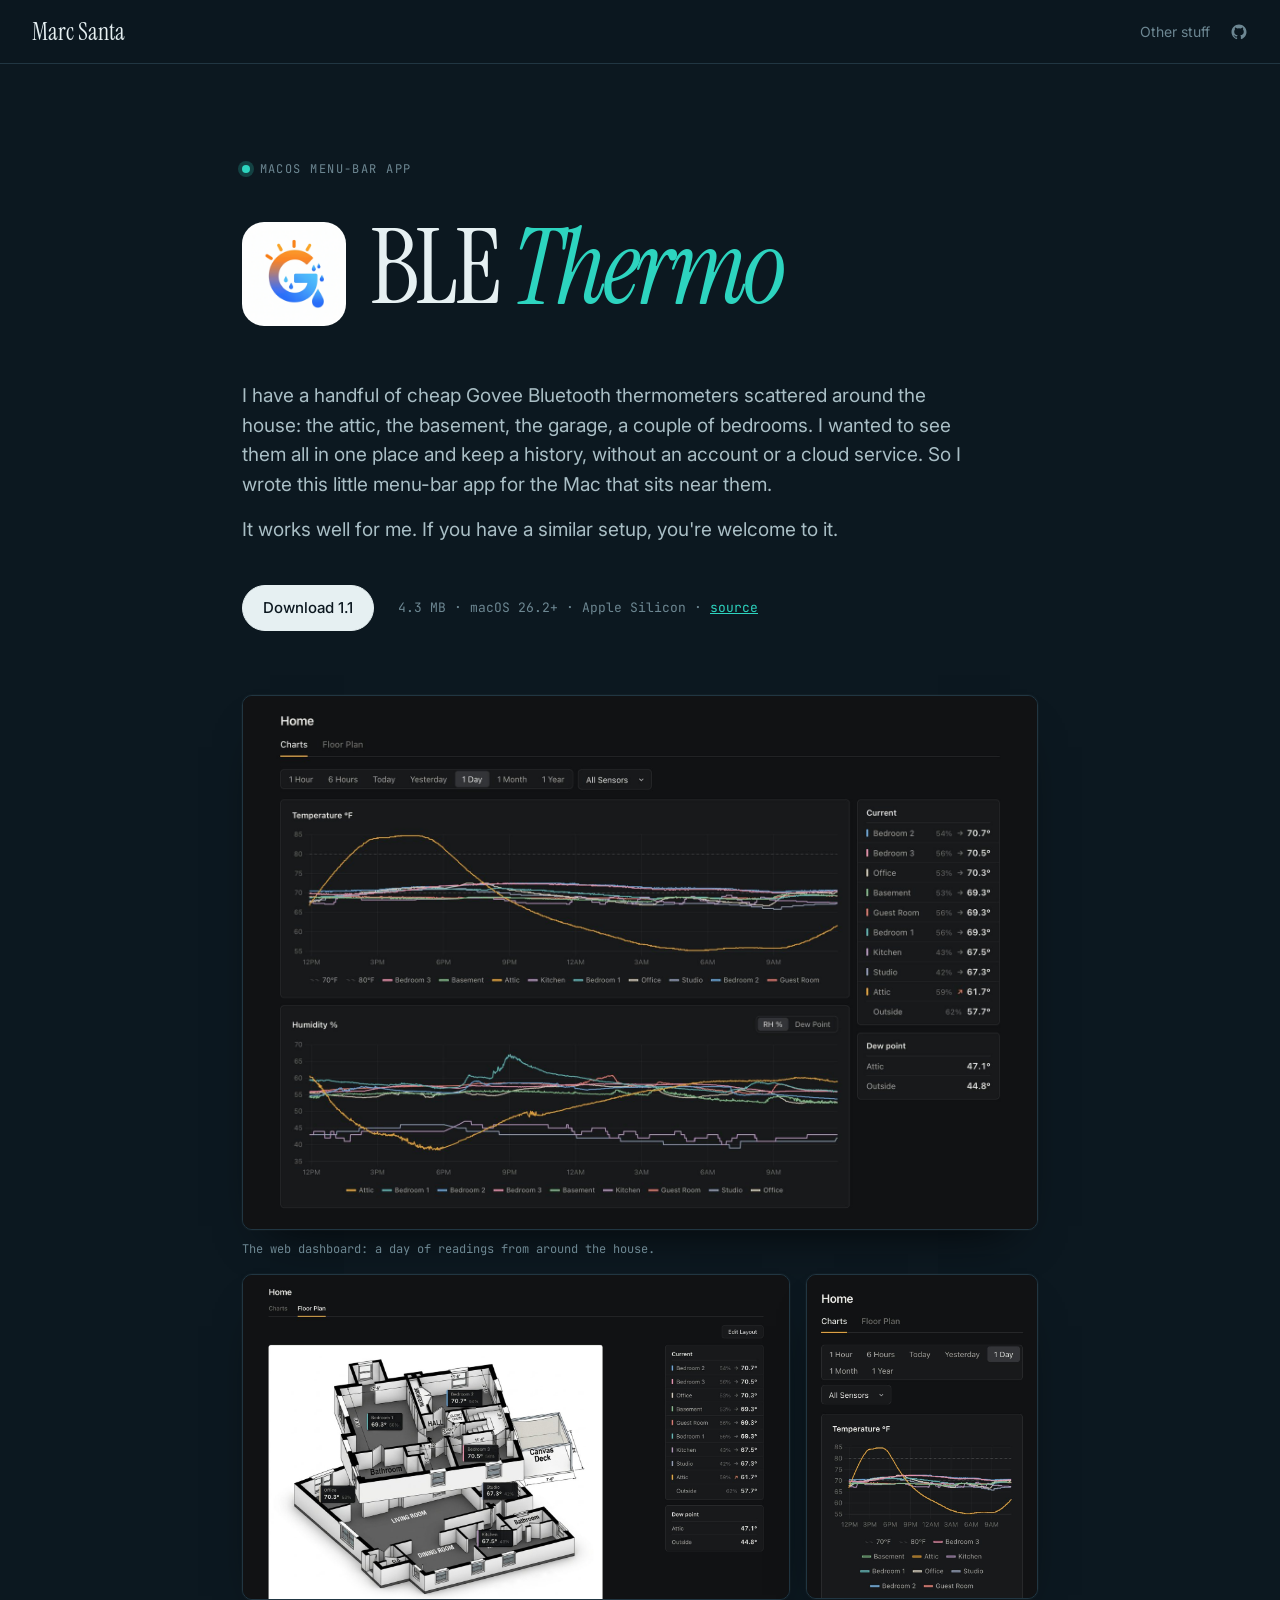
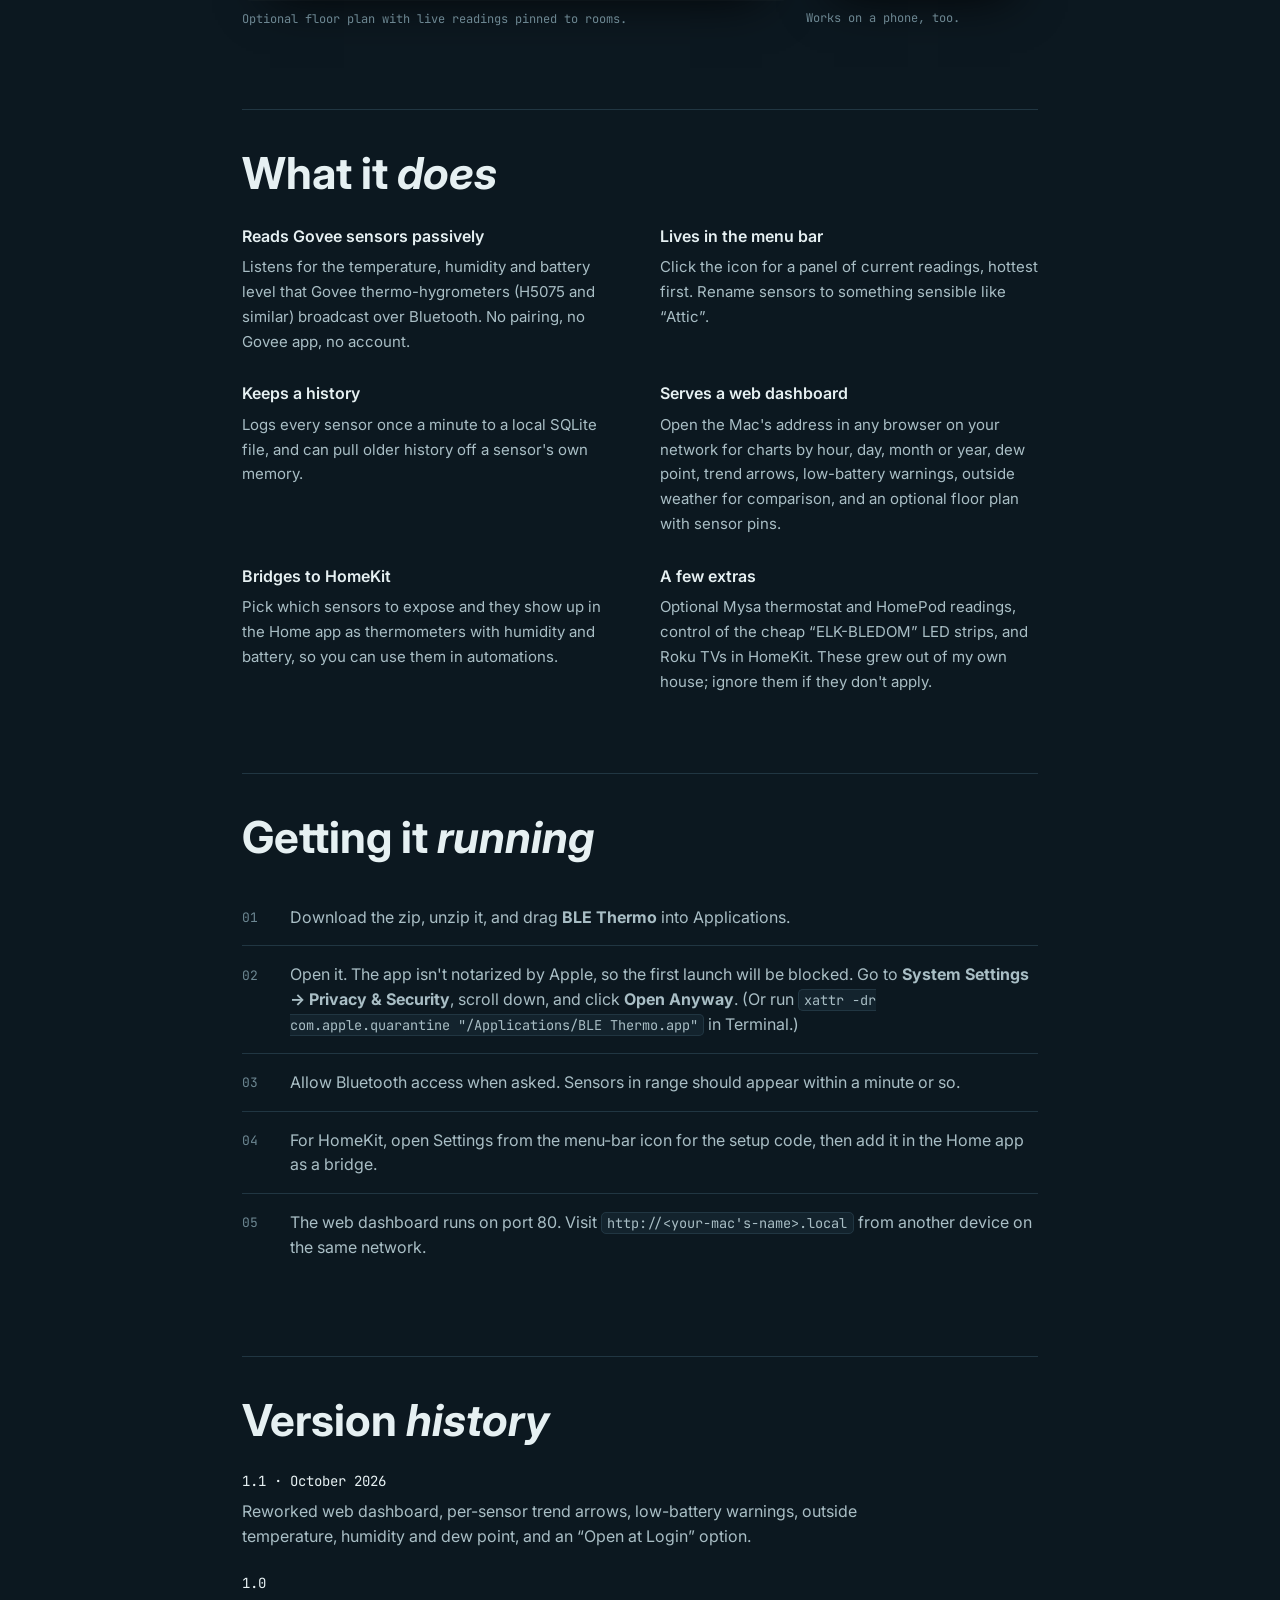
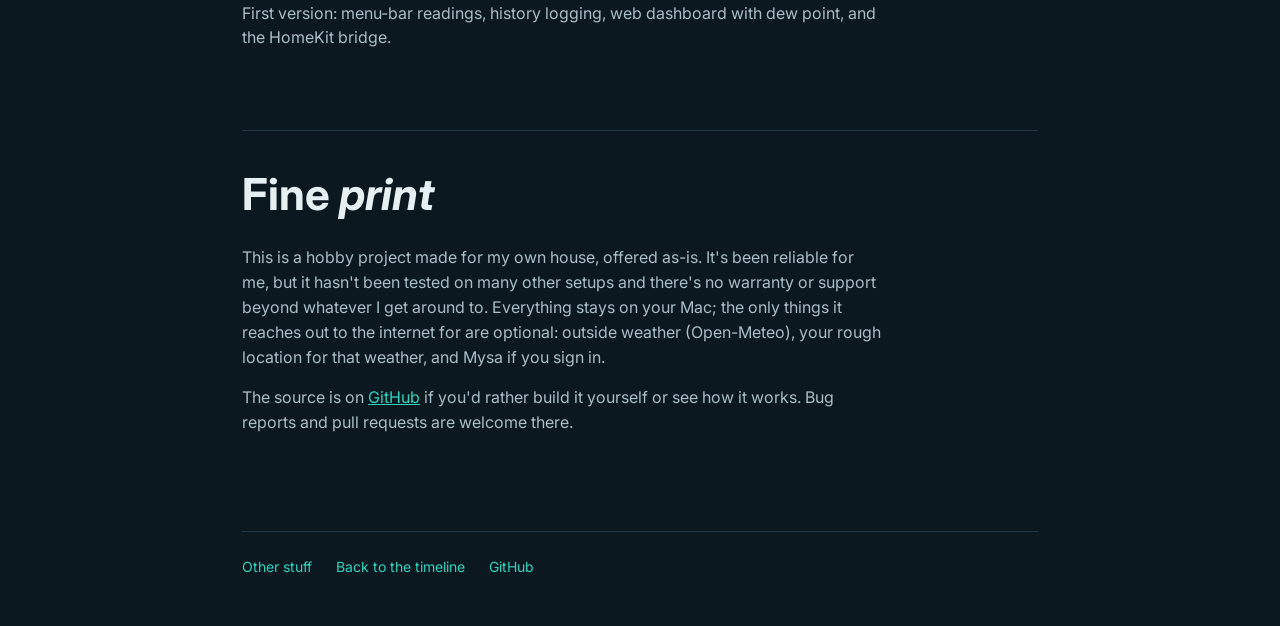
<file: ble-thermo/index.html>
<!DOCTYPE html>
<html lang="en">
<head>
<meta charset="UTF-8">
<meta name="viewport" content="width=device-width, initial-scale=1.0">
<title>BLE Thermo · Marc Santa</title>
<meta name="description" content="A small macOS menu-bar app that reads Govee Bluetooth thermometers, logs the history, and can share them with HomeKit.">
<link rel="icon" href="../favicon.ico" sizes="32x32">
<link rel="icon" type="image/svg+xml" href="../favicon.svg">
<link rel="apple-touch-icon" href="../apple-touch-icon.png">
<link rel="preconnect" href="https://fonts.googleapis.com">
<link rel="preconnect" href="https://fonts.gstatic.com" crossorigin>
<link href="https://fonts.googleapis.com/css2?family=Instrument+Serif:ital@0;1&family=Inter:wght@400;500;600&family=JetBrains+Mono:wght@400;500;600&display=swap" rel="stylesheet">
<link rel="stylesheet" href="../styles.css">
<style>
  .app { max-width: 860px; margin: 0 auto; padding: calc(var(--topbar) + 6rem) var(--gutter) 3rem; }
  .app-head { display: flex; align-items: center; gap: 1.75rem; margin: 1.25rem 0 2rem; }
  .app-head img { width: 104px; height: 104px; border-radius: 22px; flex: none; }
  .app h1 { font-size: clamp(3.25rem, 9vw, 6.5rem); line-height: 0.95; margin-left: -0.04em; }
  .app .intro { font-size: 1.1875rem; color: var(--ink-2); max-width: 60ch; }
  .app .intro + .intro { margin-top: 1rem; }
  .get { display: flex; flex-wrap: wrap; align-items: center; gap: 0.75rem 1.5rem; margin: 2.5rem 0 0; }
  .get .dl { text-decoration: none; }
  .get .meta { font-family: var(--mono); font-size: 0.8125rem; color: var(--muted); }
  .get .meta a { color: inherit; }
  .shots { margin-top: 4rem; display: grid; gap: 1rem; }
  .shots-row { display: grid; grid-template-columns: 2.36fr 1fr; gap: 1rem; align-items: start; }
  .shots img { display: block; width: 100%; height: auto; border: 1px solid var(--line); border-radius: 10px; box-shadow: var(--shadow); }
  .shots a { display: block; cursor: zoom-in; }
  .shots a img { transition: border-color 0.2s; }
  .shots a:hover img { border-color: var(--muted); }
  .lightbox { position: fixed; inset: 0; z-index: 1100; display: none; align-items: center; justify-content: center; padding: 24px; background: rgba(6, 12, 16, 0.92); cursor: zoom-out; }
  .lightbox.open { display: flex; }
  .lightbox img { max-width: 100%; max-height: 100%; width: auto; height: auto; border-radius: 10px; box-shadow: 0 24px 80px rgba(0, 0, 0, 0.6); }
  .lightbox button { position: absolute; top: 16px; right: 16px; width: 44px; height: 44px; border: 0; border-radius: 50%; background: rgba(255, 255, 255, 0.1); color: var(--ink); font-size: 1.5rem; line-height: 1; cursor: pointer; }
  .lightbox button:hover { background: rgba(255, 255, 255, 0.2); }
  .shots figcaption { font-family: var(--mono); font-size: 0.75rem; color: var(--muted); margin-top: 0.6rem; }
  .app section { margin-top: 5rem; border-top: 1px solid var(--line); padding-top: 2.5rem; }
  .app h2 { font-size: clamp(2rem, 4vw, 2.75rem); line-height: 1.05; margin-bottom: 1.75rem; }
  .app section > p { color: var(--ink-2); max-width: 64ch; }
  .app section > p + p { margin-top: 1rem; }
  .features { list-style: none; display: grid; gap: 1.75rem 2.5rem; grid-template-columns: repeat(2, minmax(0, 1fr)); }
  .features b { display: block; font-weight: 600; margin-bottom: 0.35rem; }
  .features span { color: var(--ink-2); font-size: 0.9375rem; }
  .steps { list-style: none; counter-reset: step; }
  .steps li { counter-increment: step; display: grid; grid-template-columns: 3rem minmax(0, 1fr); padding: 1rem 0; border-bottom: 1px solid var(--line); color: var(--ink-2); }
  .steps li:last-child { border-bottom: 0; }
  .steps li::before { content: counter(step, decimal-leading-zero); font-family: var(--mono); font-size: 0.8125rem; color: var(--muted); padding-top: 0.2rem; }
  .app code { font-family: var(--mono); font-size: 0.85em; background: var(--surface); border: 1px solid var(--line); border-radius: 5px; padding: 0.1em 0.4em; overflow-wrap: anywhere; }
  .app a:not(.dl) { color: var(--work); }
  .changes dt { font-family: var(--mono); font-size: 0.875rem; color: var(--ink); margin-top: 1.5rem; }
  .changes dt:first-child { margin-top: 0; }
  .changes dd { color: var(--ink-2); margin-top: 0.4rem; max-width: 64ch; }
  .app .foot { margin-top: 6rem; }
  @media (max-width: 768px) {
    .app { padding-top: calc(var(--topbar) + 3.5rem); }
    .app-head { gap: 1.25rem; }
    .app-head img { width: 72px; height: 72px; border-radius: 16px; }
    .app .intro { font-size: 1.0625rem; }
    .features { grid-template-columns: minmax(0, 1fr); }
    .shots { margin-top: 3rem; }
    .shots-row { grid-template-columns: minmax(0, 1fr); }
    .shots-row figure:last-child { max-width: 300px; }
    .app section { margin-top: 3.5rem; }
  }
</style>
</head>
<body class="past-hero">
<header class="topbar">
  <a class="topbar-name" href="../">Marc Santa</a>
  <nav class="topbar-nav">
    <a class="nav-link" href="../other/">Other stuff</a>
    <a class="nav-link nav-icon" href="https://github.com/MrChrome/BLE-Thermo" target="_blank" rel="noopener" aria-label="BLE Thermo on GitHub">
      <svg width="18" height="18" viewBox="0 0 24 24" fill="currentColor" xmlns="http://www.w3.org/2000/svg">
        <path d="M12 2C6.477 2 2 6.477 2 12c0 4.418 2.865 8.166 6.839 9.489.5.092.682-.217.682-.482 0-.237-.009-.868-.013-1.703-2.782.604-3.369-1.342-3.369-1.342-.454-1.155-1.11-1.463-1.11-1.463-.908-.62.069-.608.069-.608 1.003.07 1.531 1.03 1.531 1.03.892 1.529 2.341 1.087 2.91.832.092-.647.35-1.088.636-1.338-2.22-.253-4.555-1.11-4.555-4.943 0-1.091.39-1.984 1.029-2.683-.103-.253-.446-1.27.098-2.647 0 0 .84-.269 2.75 1.025A9.578 9.578 0 0 1 12 6.836a9.59 9.59 0 0 1 2.504.337c1.909-1.294 2.747-1.025 2.747-1.025.546 1.377.202 2.394.1 2.647.64.699 1.028 1.592 1.028 2.683 0 3.842-2.339 4.687-4.566 4.935.359.309.678.919.678 1.852 0 1.336-.012 2.415-.012 2.743 0 .267.18.579.688.481C19.138 20.163 22 16.418 22 12c0-5.523-4.477-10-10-10z"/>
      </svg>
    </a>
  </nav>
</header>
<main class="app">
  <p class="eyebrow"><span class="eyebrow-dot"></span>macOS menu-bar app</p>
  <div class="app-head">
    <img src="icon.png" alt="">
    <h1>BLE <em>Thermo</em></h1>
  </div>
  <p class="intro">I have a handful of cheap Govee Bluetooth thermometers scattered around the house: the attic, the basement, the garage, a couple of bedrooms. I wanted to see them all in one place and keep a history, without an account or a cloud service. So I wrote this little menu-bar app for the Mac that sits near them.</p>
  <p class="intro">It works well for me. If you have a similar setup, you're welcome to it.</p>
  <div class="get">
    <a class="dl dl-primary" href="BLE-Thermo-1.1.zip" download>Download 1.1</a>
    <span class="meta">4.3 MB · macOS 26.2+ · Apple Silicon · <a href="https://github.com/MrChrome/BLE-Thermo" target="_blank" rel="noopener">source</a></span>
  </div>

  <div class="shots">
    <figure>
      <a href="screenshot-charts.jpg"><img src="screenshot-charts.jpg" width="1720" height="1156" alt="Web dashboard showing a day of temperature and humidity for nine sensors, with current readings and trend arrows on the right"></a>
      <figcaption>The web dashboard: a day of readings from around the house.</figcaption>
    </figure>
    <div class="shots-row">
      <figure>
        <a href="screenshot-floorplan.jpg"><img src="screenshot-floorplan.jpg" width="1720" height="1021" loading="lazy" alt="Floor plan view with live temperature pins placed in each room"></a>
        <figcaption>Optional floor plan with live readings pinned to rooms.</figcaption>
      </figure>
      <figure>
        <a href="screenshot-phone.jpg"><img src="screenshot-phone.jpg" width="780" height="1093" loading="lazy" alt="The dashboard on a phone"></a>
        <figcaption>Works on a phone, too.</figcaption>
      </figure>
    </div>
  </div>

  <section>
    <h2>What it <em>does</em></h2>
    <ul class="features">
      <li><b>Reads Govee sensors passively</b><span>Listens for the temperature, humidity and battery level that Govee thermo-hygrometers (H5075 and similar) broadcast over Bluetooth. No pairing, no Govee app, no account.</span></li>
      <li><b>Lives in the menu bar</b><span>Click the icon for a panel of current readings, hottest first. Rename sensors to something sensible like &ldquo;Attic&rdquo;.</span></li>
      <li><b>Keeps a history</b><span>Logs every sensor once a minute to a local SQLite file, and can pull older history off a sensor's own memory.</span></li>
      <li><b>Serves a web dashboard</b><span>Open the Mac's address in any browser on your network for charts by hour, day, month or year, dew point, trend arrows, low-battery warnings, outside weather for comparison, and an optional floor plan with sensor pins.</span></li>
      <li><b>Bridges to HomeKit</b><span>Pick which sensors to expose and they show up in the Home app as thermometers with humidity and battery, so you can use them in automations.</span></li>
      <li><b>A few extras</b><span>Optional Mysa thermostat and HomePod readings, control of the cheap &ldquo;ELK-BLEDOM&rdquo; LED strips, and Roku TVs in HomeKit. These grew out of my own house; ignore them if they don't apply.</span></li>
    </ul>
  </section>

  <section>
    <h2>Getting it <em>running</em></h2>
    <ol class="steps">
      <li><span>Download the zip, unzip it, and drag <b>BLE Thermo</b> into Applications.</span></li>
      <li><span>Open it. The app isn't notarized by Apple, so the first launch will be blocked. Go to <b>System Settings &rarr; Privacy &amp; Security</b>, scroll down, and click <b>Open Anyway</b>. (Or run <code>xattr -dr com.apple.quarantine "/Applications/BLE Thermo.app"</code> in Terminal.)</span></li>
      <li><span>Allow Bluetooth access when asked. Sensors in range should appear within a minute or so.</span></li>
      <li><span>For HomeKit, open Settings from the menu-bar icon for the setup code, then add it in the Home app as a bridge.</span></li>
      <li><span>The web dashboard runs on port 80. Visit <code>http://&lt;your-mac's-name&gt;.local</code> from another device on the same network.</span></li>
    </ol>
  </section>

  <section>
    <h2>Version <em>history</em></h2>
    <dl class="changes">
      <dt>1.1 · October 2026</dt>
      <dd>Reworked web dashboard, per-sensor trend arrows, low-battery warnings, outside temperature, humidity and dew point, and an &ldquo;Open at Login&rdquo; option.</dd>
      <dt>1.0</dt>
      <dd>First version: menu-bar readings, history logging, web dashboard with dew point, and the HomeKit bridge.</dd>
    </dl>
  </section>

  <section>
    <h2>Fine <em>print</em></h2>
    <p>This is a hobby project made for my own house, offered as-is. It's been reliable for me, but it hasn't been tested on many other setups and there's no warranty or support beyond whatever I get around to. Everything stays on your Mac; the only things it reaches out to the internet for are optional: outside weather (Open-Meteo), your rough location for that weather, and Mysa if you sign in.</p>
    <p>The source is on <a href="https://github.com/MrChrome/BLE-Thermo" target="_blank" rel="noopener">GitHub</a> if you'd rather build it yourself or see how it works. Bug reports and pull requests are welcome there.</p>
  </section>

  <footer class="foot">
    <a href="../other/">Other stuff</a>
    <a href="../">Back to the timeline</a>
    <a href="https://github.com/MrChrome/BLE-Thermo" target="_blank" rel="noopener">GitHub</a>
  </footer>
</main>
<div class="lightbox" id="lightbox" role="dialog" aria-modal="true" aria-label="Screenshot">
  <img alt="">
  <button type="button" aria-label="Close">&times;</button>
</div>
<script>
(function() {
  var box = document.getElementById('lightbox');
  var img = box.querySelector('img');
  function close() { box.classList.remove('open'); img.removeAttribute('src'); }
  document.querySelectorAll('.shots a').forEach(function(a) {
    a.addEventListener('click', function(e) {
      e.preventDefault();
      img.src = a.getAttribute('href');
      img.alt = a.querySelector('img').alt;
      box.classList.add('open');
      box.querySelector('button').focus();
    });
  });
  box.addEventListener('click', close);
  document.addEventListener('keydown', function(e) { if (e.key === 'Escape') close(); });
})();
</script>
</body>
</html>
</file>
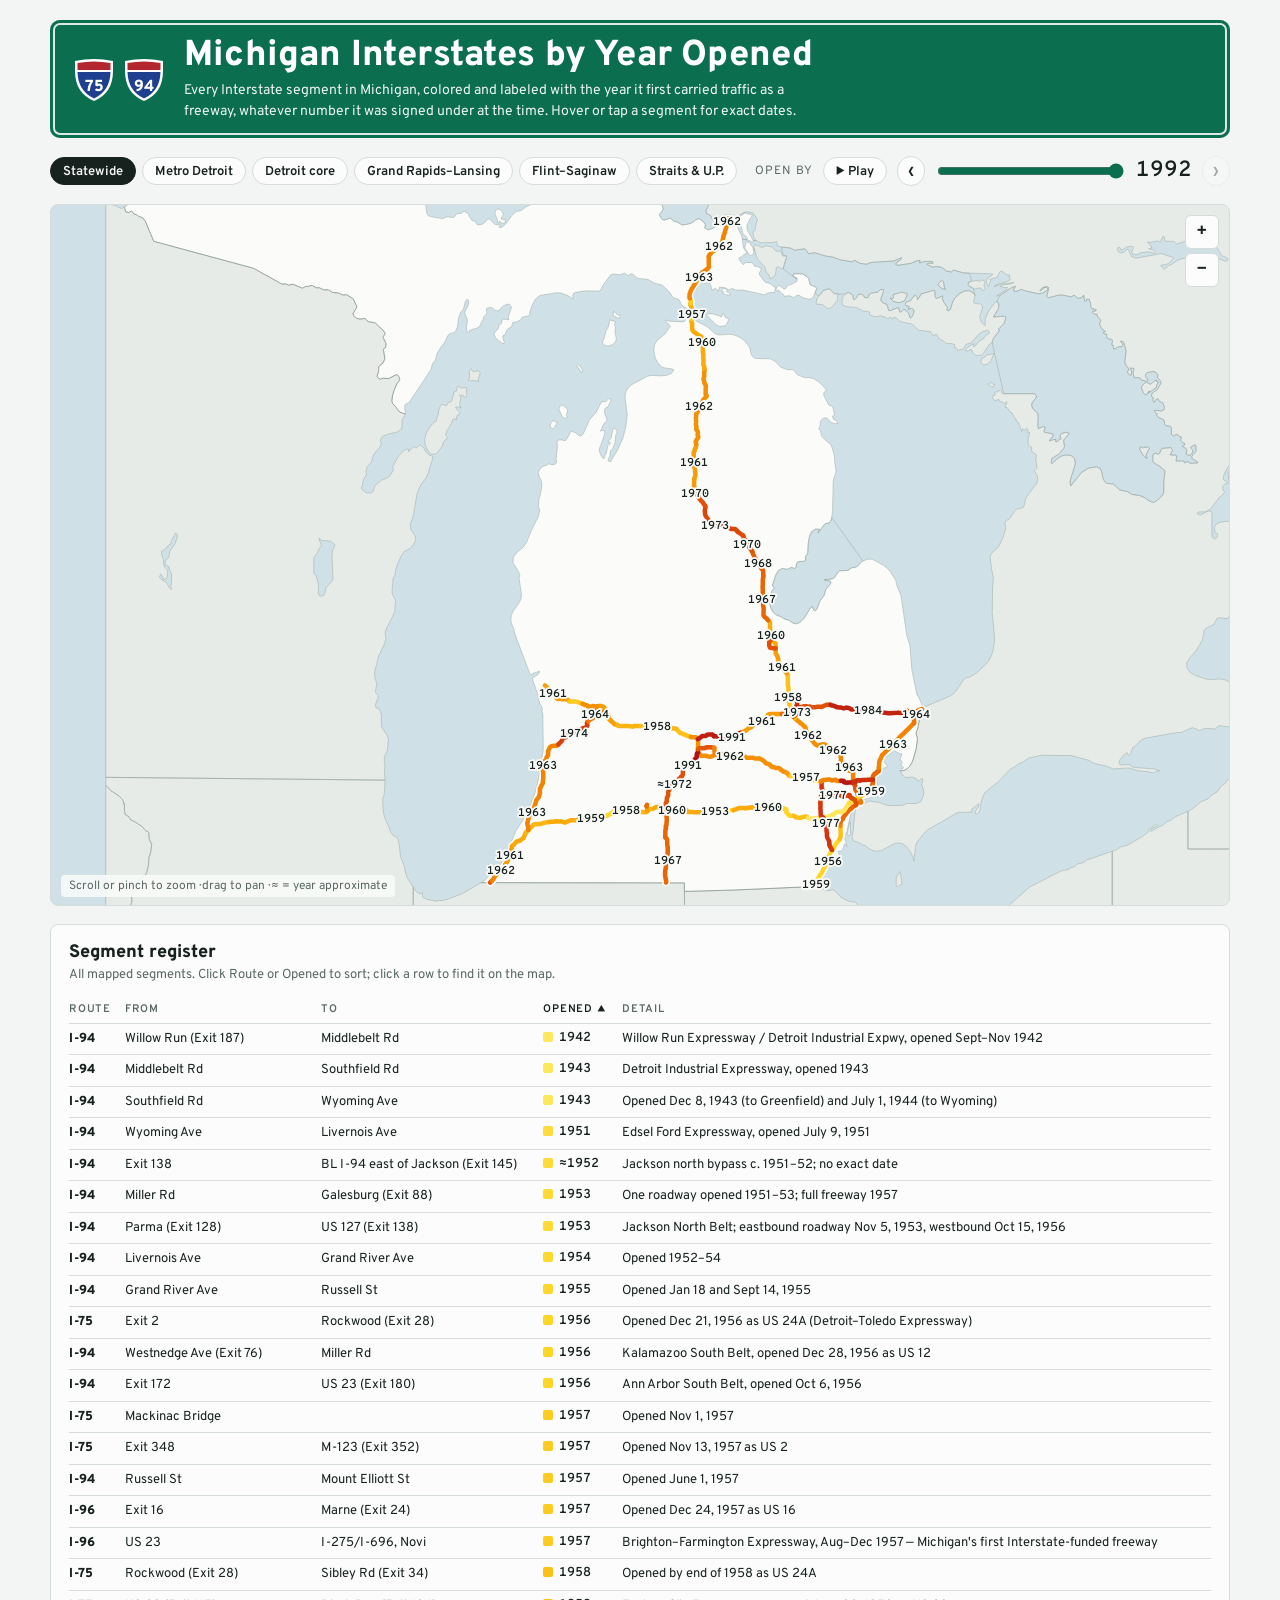
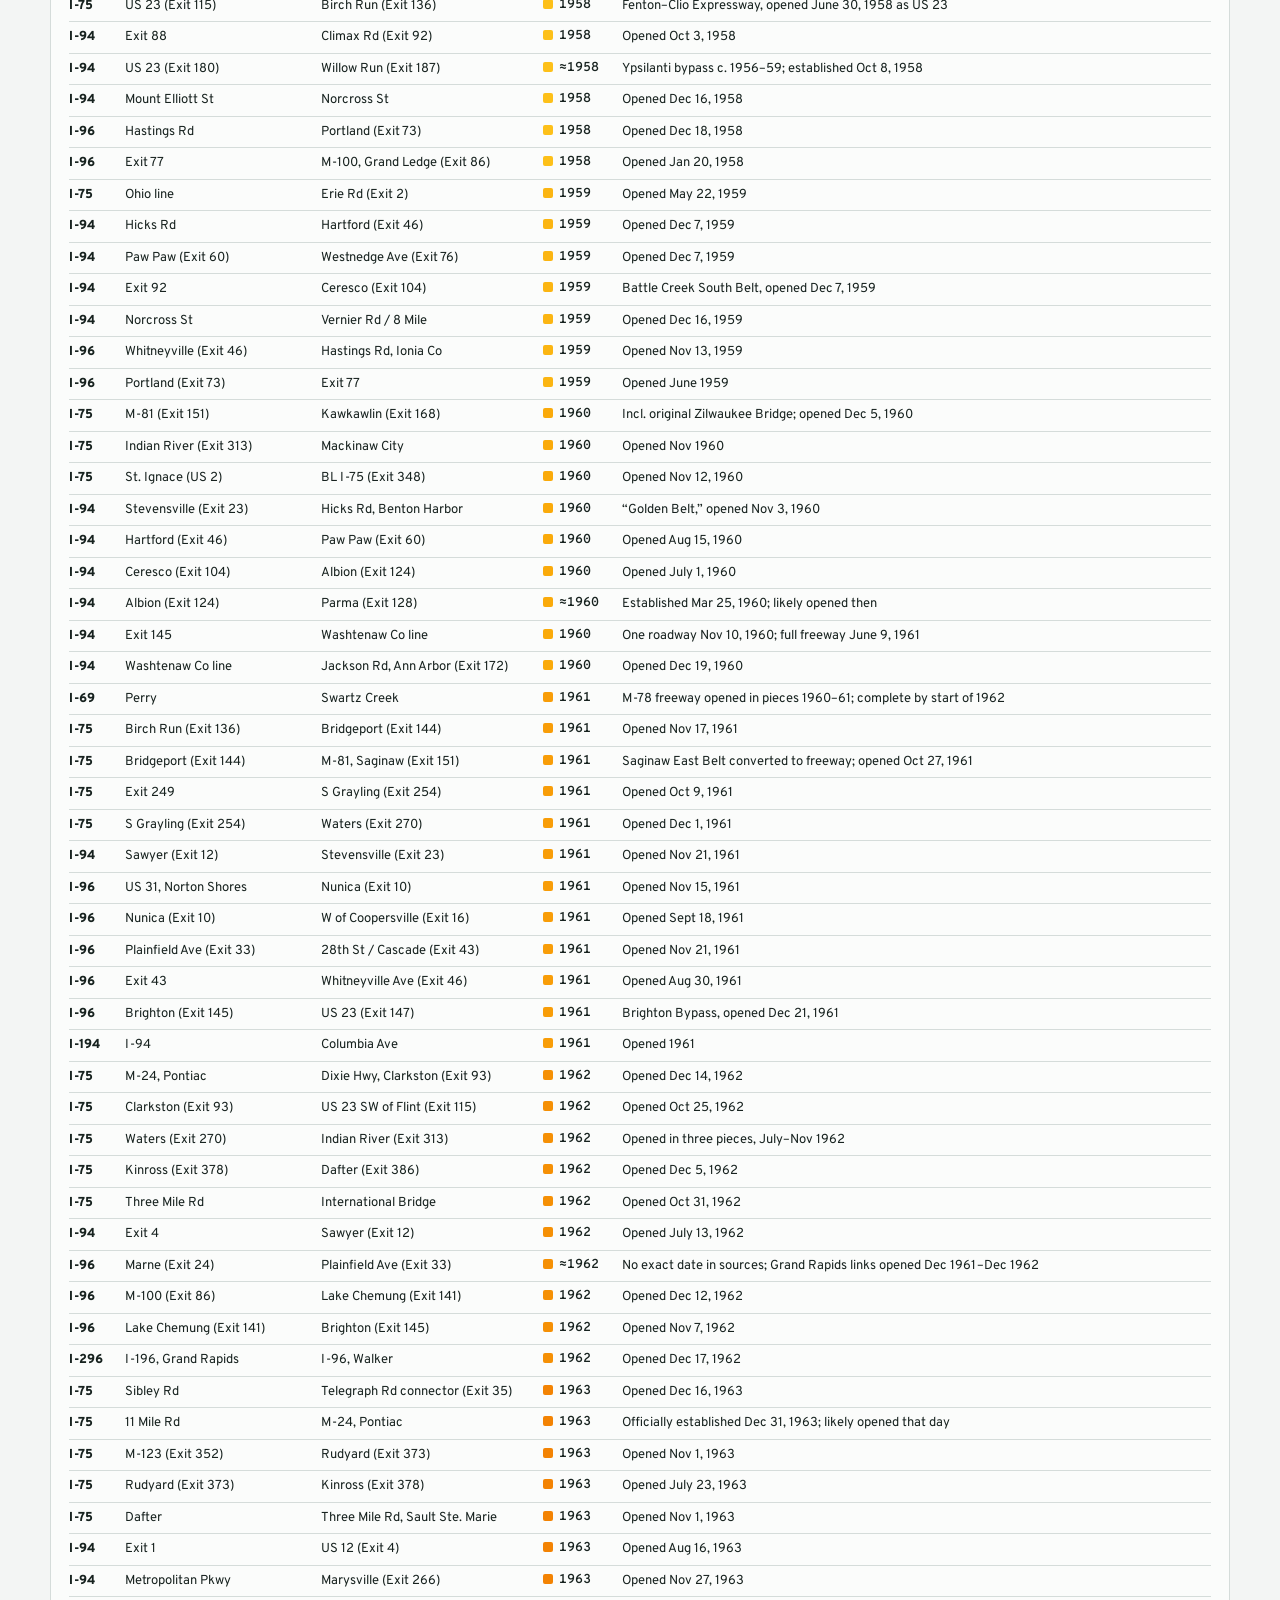
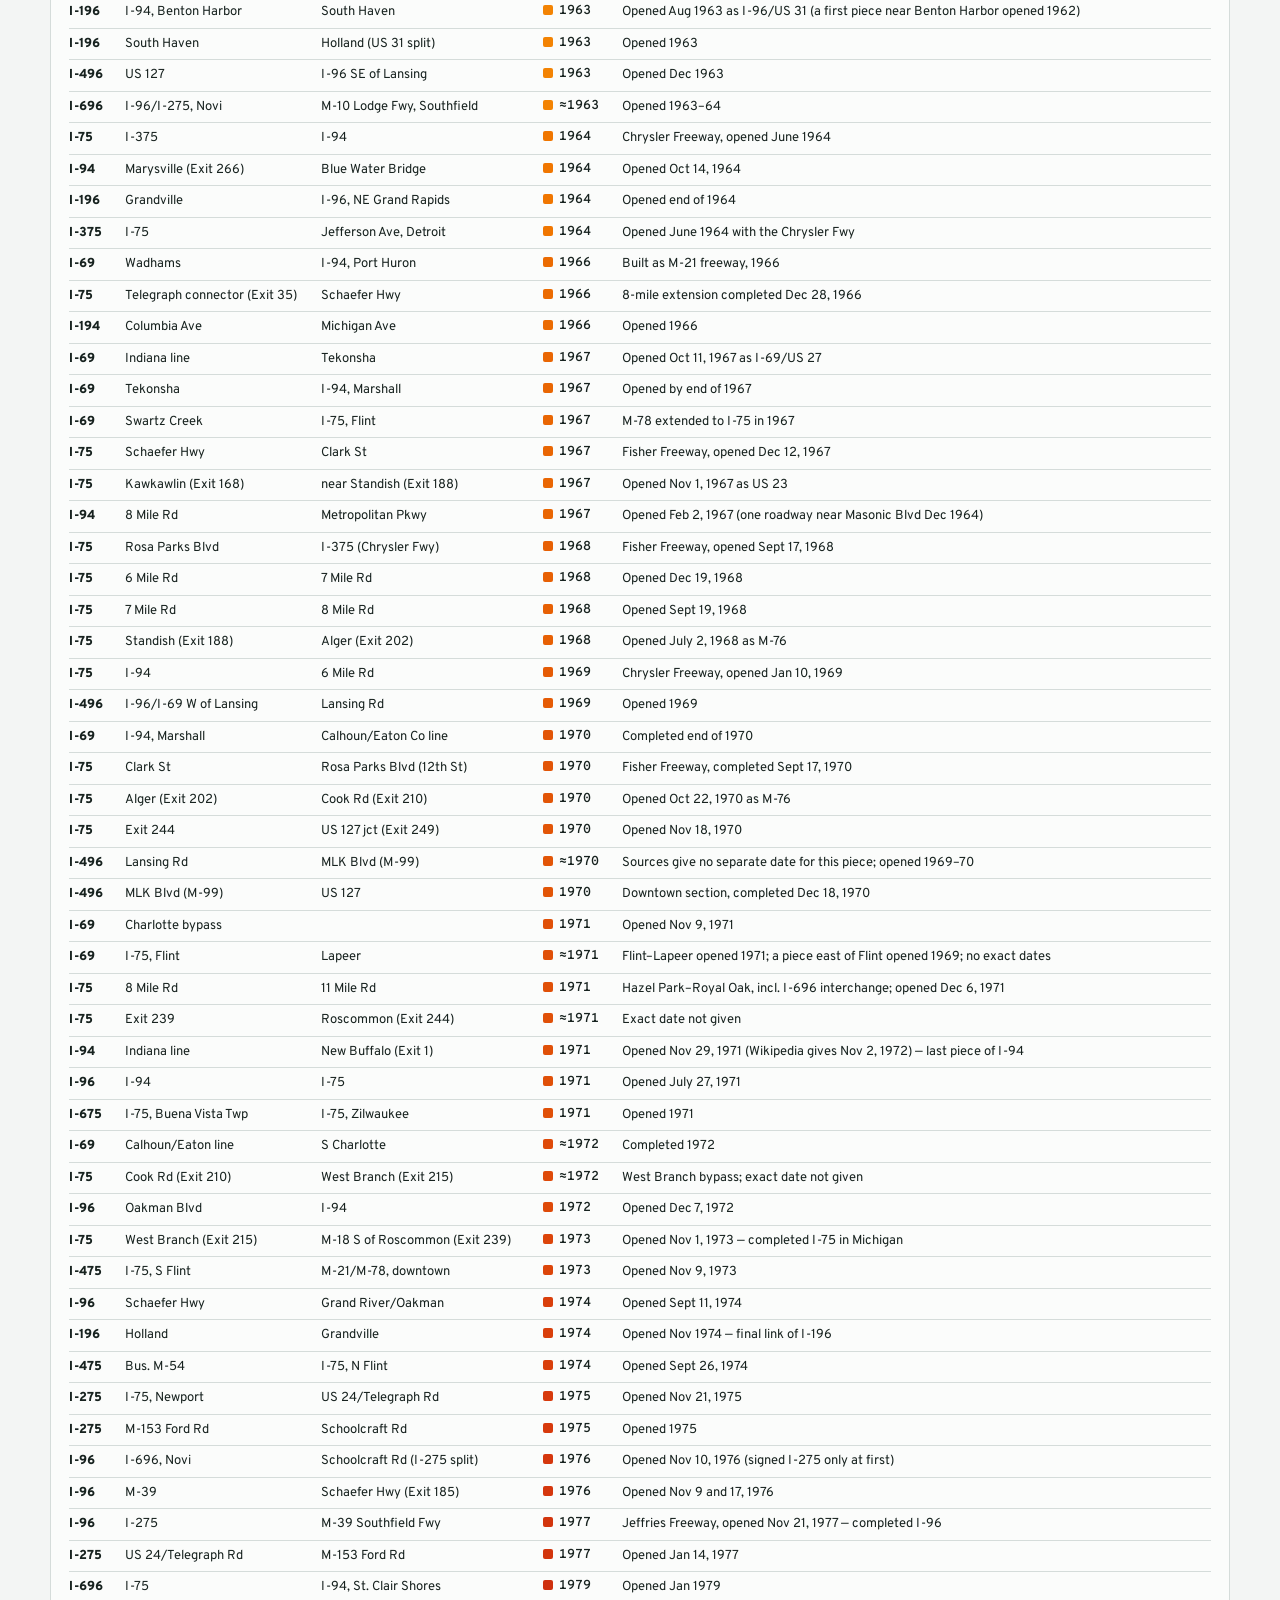
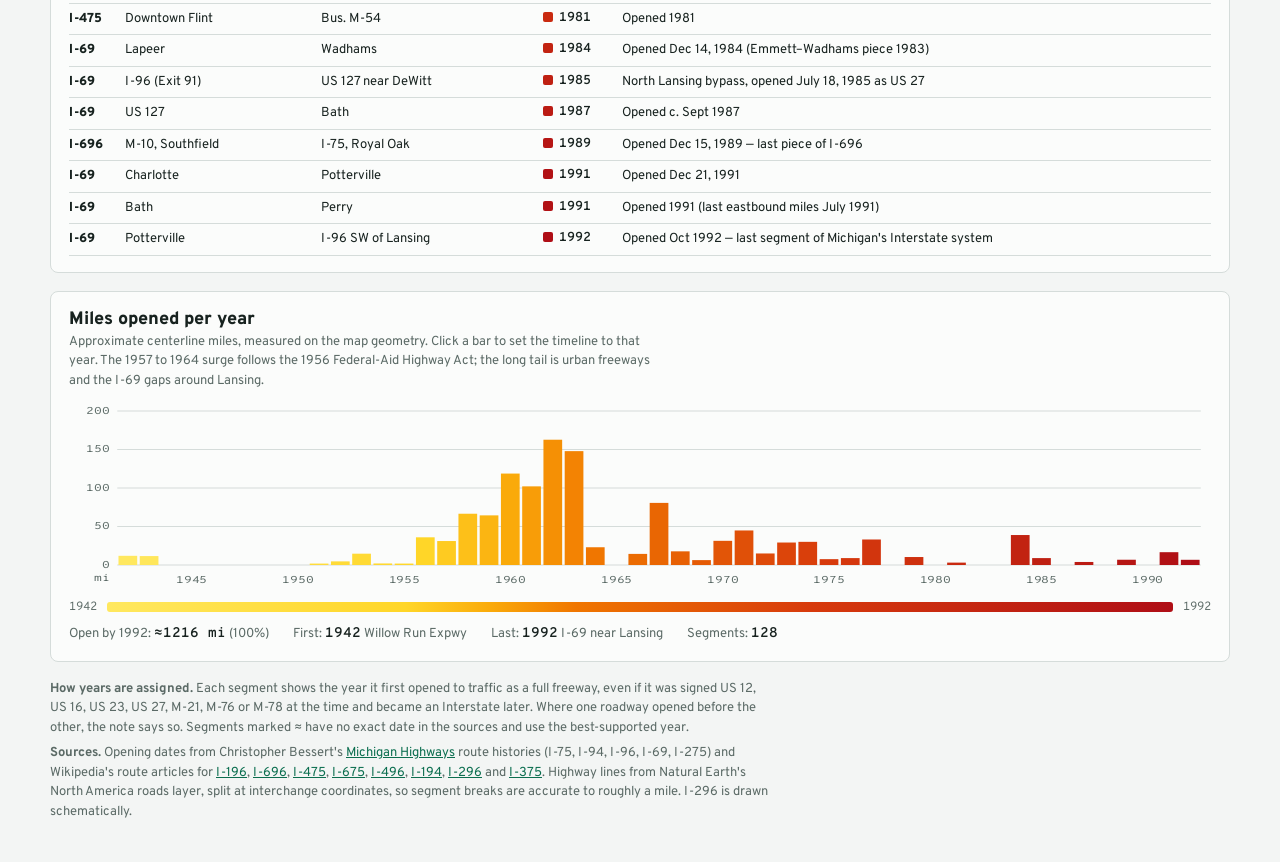
<file: michigan-interstates/index.html>
<!doctype html>
<html lang="en">
<head>
<meta charset="utf-8">
<meta name="viewport" content="width=device-width, initial-scale=1, viewport-fit=cover">
<style>:root{padding-top:env(safe-area-inset-top,0px);padding-bottom:env(safe-area-inset-bottom,0px)}body{margin:0}img{max-width:100%}[hidden]{display:none!important}</style>
<title>Michigan Interstates by Year Opened</title>
<meta name="claude:viewport-fit-sides" content="cover">
<link rel="preconnect" href="https://fonts.googleapis.com">
<link rel="preconnect" href="https://fonts.gstatic.com" crossorigin>
<link rel="stylesheet" href="https://fonts.googleapis.com/css2?family=Overpass:wght@400;600;800&family=Overpass+Mono:wght@400;600&display=swap">
<style>
/* Layout: road-atlas sheet — title block, control strip, full-width zoomable map, then the segment register and mileage-by-year chart. */
:root {
  --bg: #f3f5f4;
  --paper: #fbfcfb;
  --ink: #17221f;
  --muted: #5b6a66;
  --rule: #d5dcda;
  --water: #cfe0e6;
  --land: #fbfcfa;
  --land-out: #e7ebe8;
  --border: #9aa8a4;
  --sign: #0b6e4f;          /* MDOT guide-sign green */
  --sign-ink: #ffffff;
  --shield-red: #b3262f;
  --shield-blue: #1f3f8f;
  --halo: #fbfcfa;
  --faded: #c8cfcd;
  --font-display: "Overpass", "Highway Gothic", "Arial Narrow", system-ui, sans-serif;
  --font-body: "Overpass", system-ui, -apple-system, "Segoe UI", sans-serif;
  --font-data: "Overpass Mono", ui-monospace, "SFMono-Regular", Menlo, monospace;
}
@media (prefers-color-scheme: dark) { :root:not([data-theme="light"]) {
  --bg: #111816; --paper: #161f1c; --ink: #e4ebe8; --muted: #93a39e; --rule: #2a3632;
  --water: #0f2530; --land: #242f2b; --land-out: #161d1b; --border: #4d5d58;
  --sign: #138a64; --sign-ink: #ffffff; --halo: #242f2b; --faded: #34413d; color-scheme: dark; } }
:root[data-theme="dark"] {
  --bg: #111816; --paper: #161f1c; --ink: #e4ebe8; --muted: #93a39e; --rule: #2a3632;
  --water: #0f2530; --land: #242f2b; --land-out: #161d1b; --border: #4d5d58;
  --sign: #138a64; --sign-ink: #ffffff; --halo: #242f2b; --faded: #34413d; color-scheme: dark; }

* { box-sizing: border-box; }
body { background: var(--bg); color: var(--ink); font-family: var(--font-body); font-size: 15px; line-height: 1.5;
  padding-left: max(16px, env(safe-area-inset-left, 0px)); padding-right: max(16px, env(safe-area-inset-right, 0px)); padding-block: 20px 40px; }
.wrap { max-width: 1180px; margin: 0 auto; display: grid; gap: 18px; }

header.sign { background: var(--sign); color: var(--sign-ink); border-radius: 10px; padding: 18px 22px 16px;
  box-shadow: inset 0 0 0 3px var(--sign), inset 0 0 0 5px rgba(255,255,255,.85); display: flex; gap: 18px; align-items: center; flex-wrap: wrap; }
.shields { display: flex; gap: 6px; flex: none; }
.shields svg { width: 44px; height: 46px; }
header h1 { font-family: var(--font-display); font-weight: 800; font-size: clamp(24px, 3.4vw, 36px); line-height: 1.05; margin: 0; letter-spacing: .005em; text-wrap: balance; }
header p { margin: 4px 0 0; font-size: 14px; opacity: .92; max-width: 70ch; }
.titleblock { min-width: 0; flex: 1 1 320px; }

.controls { display: flex; flex-wrap: wrap; gap: 10px 18px; align-items: center; }
.presets { display: flex; flex-wrap: wrap; gap: 6px; }
.presets button, .btn { font: 600 13px var(--font-body); color: var(--ink); background: var(--paper); border: 1px solid var(--rule);
  border-radius: 999px; padding: 6px 12px 4px; cursor: pointer; }
.presets button[aria-pressed="true"] { background: var(--ink); color: var(--bg); border-color: var(--ink); }
.presets button:hover, .btn:hover { border-color: var(--muted); }
button:focus-visible, input:focus-visible { outline: 2px solid var(--sign); outline-offset: 2px; }
.timeline { display: flex; align-items: center; gap: 10px; flex: 1 1 340px; min-width: 0; }
.timeline label { font-size: 12px; text-transform: uppercase; letter-spacing: .08em; color: var(--muted); white-space: nowrap; }
.timeline input { flex: 1; min-width: 0; accent-color: var(--sign); }
.yearout { font: 600 22px var(--font-data); font-variant-numeric: tabular-nums; min-width: 4ch; text-align: center; }
.timeline .step { flex: none; padding-inline: 10px; font-size: 18px; line-height: 1; }
.timeline .step:disabled { opacity: .35; cursor: default; border-color: var(--rule); }

.mapframe { position: relative; background: var(--water); border: 1px solid var(--rule); border-radius: 8px; overflow: hidden;
  height: min(78vh, 860px); min-height: 420px; touch-action: none; }
.mapframe svg { width: 100%; height: 100%; display: block; cursor: grab; user-select: none; -webkit-user-select: none; }
.mapframe svg.dragging { cursor: grabbing; }
.land-out { fill: var(--land-out); stroke: var(--border); stroke-width: .6; vector-effect: non-scaling-stroke; }
.land-mi { fill: var(--land); stroke: var(--border); stroke-width: 1; vector-effect: non-scaling-stroke; }
.lake { fill: var(--water); stroke: var(--border); stroke-width: .5; vector-effect: non-scaling-stroke; }
.seg { fill: none; stroke-linecap: round; stroke-linejoin: round; vector-effect: non-scaling-stroke; stroke-width: 4.5; transition: opacity .25s, stroke .25s; }
.seg-hit { fill: none; stroke: transparent; stroke-width: 18; vector-effect: non-scaling-stroke; cursor: pointer; pointer-events: stroke; }
.seg.future { stroke: var(--faded) !important; stroke-width: 2.5; }
.seg.hot { stroke-width: 8; }
.casing { fill: none; stroke: var(--halo); stroke-width: 7.5; vector-effect: non-scaling-stroke; stroke-linecap: round; stroke-linejoin: round; }
.ylabel { font-family: var(--font-data); font-weight: 600; fill: var(--ink); paint-order: stroke; stroke: var(--halo); stroke-linejoin: round; pointer-events: none; }
.city { font-family: var(--font-body); fill: var(--muted); font-style: italic; paint-order: stroke; stroke: var(--land); pointer-events: none; }
.citydot { fill: var(--muted); }
.zoombtns { position: absolute; right: 10px; top: 10px; display: grid; gap: 4px; }
.zoombtns button { width: 34px; height: 34px; border-radius: 6px; border: 1px solid var(--rule); background: var(--paper); color: var(--ink); font: 600 18px var(--font-body); cursor: pointer; }
.hint { position: absolute; left: 10px; bottom: 8px; font-size: 12px; color: var(--muted); background: color-mix(in srgb, var(--paper) 85%, transparent); padding: 2px 8px; border-radius: 4px; }
.tip { position: absolute; pointer-events: none; background: var(--paper); color: var(--ink); border: 1px solid var(--rule); border-radius: 8px;
  padding: 10px 12px; font-size: 13px; line-height: 1.4; max-width: 280px; box-shadow: 0 6px 22px rgba(0,0,0,.18); z-index: 5; }
.tip .r { font: 800 15px var(--font-display); display: flex; justify-content: space-between; gap: 12px; align-items: baseline; }
.tip .y { font: 600 18px var(--font-data); }
.tip .n { color: var(--muted); margin-top: 4px; }
.tip .ap { display: inline-block; margin-top: 6px; font-size: 11px; text-transform: uppercase; letter-spacing: .06em; color: var(--muted); border: 1px dashed var(--muted); border-radius: 4px; padding: 1px 6px; }

.panel { background: var(--paper); border: 1px solid var(--rule); border-radius: 8px; padding: 16px 18px; min-width: 0; }
.panel h2 { font: 800 18px var(--font-display); margin: 0 0 2px; }
.panel .sub { color: var(--muted); font-size: 13px; margin: 0 0 10px; max-width: 75ch; }
.chartwrap { overflow-x: auto; }
#chart { display: block; width: 100%; min-width: 560px; height: 190px; }
#chart text { font-family: var(--font-data); font-size: 10px; fill: var(--muted); }
#chart .bar { cursor: pointer; }
#chart .grid { stroke: var(--rule); }
.legendramp { display: flex; align-items: center; gap: 10px; font: 12px var(--font-data); color: var(--muted); margin-top: 8px; flex-wrap: wrap; }
.legendramp .ramp { height: 10px; flex: 1 1 240px; border-radius: 3px; }
.stats { display: flex; flex-wrap: wrap; gap: 6px 24px; font-size: 13px; color: var(--muted); margin-top: 10px; }
.stats b { color: var(--ink); font: 600 14px var(--font-data); }

.tablewrap { overflow-x: auto; margin-top: 10px; }
table { border-collapse: collapse; width: 100%; font-size: 13px; }
th, td { text-align: left; padding: 6px 10px 5px 0; border-bottom: 1px solid var(--rule); vertical-align: top; }
th { font-size: 11px; text-transform: uppercase; letter-spacing: .07em; color: var(--muted); font-weight: 600; }
.sortby { all: unset; cursor: pointer; white-space: nowrap; }
.sortby:hover, th[aria-sort] .sortby { color: var(--ink); }
.sortby:focus-visible { outline: 2px solid var(--sign); outline-offset: 2px; }
th[aria-sort="ascending"] .sortby::after { content: " ▲"; }
th[aria-sort="descending"] .sortby::after { content: " ▼"; }
td.yr { font: 600 13px var(--font-data); font-variant-numeric: tabular-nums; white-space: nowrap; }
td.rt { font-weight: 800; white-space: nowrap; }
.sw { display: inline-block; width: 10px; height: 10px; border-radius: 2px; margin-right: 6px; vertical-align: -1px; }
tr.rowlink { cursor: pointer; }
tr.rowlink:hover td { background: color-mix(in srgb, var(--sign) 8%, transparent); }
.notes { font-size: 13px; color: var(--muted); display: grid; gap: 6px; max-width: 90ch; }
.notes a { color: var(--sign); }
@media (max-width: 560px) { .mapframe { height: 72vh; } header.sign { padding: 14px 16px; } .shields svg { width: 36px; height: 38px; } }
@media (prefers-reduced-motion: reduce) { .seg { transition: none; } }
</style>
</head>
<body>


<div class="wrap">
  <header class="sign">
    <div class="shields" aria-hidden="true">
      <svg viewBox="0 0 44 46"><path d="M3 4 Q22 0 41 4 L41 14 Q41 36 22 44 Q3 36 3 14Z" fill="#fff"/><path d="M5.5 6 Q22 2.8 38.5 6 L38.5 13 L5.5 13Z" fill="var(--shield-red)"/><path d="M5.5 15 L38.5 15 Q38 34 22 41.5 Q6 34 5.5 15Z" fill="var(--shield-blue)"/><text x="22" y="34" text-anchor="middle" font-family="Overpass, sans-serif" font-weight="800" font-size="16" fill="#fff">75</text></svg>
      <svg viewBox="0 0 44 46"><path d="M3 4 Q22 0 41 4 L41 14 Q41 36 22 44 Q3 36 3 14Z" fill="#fff"/><path d="M5.5 6 Q22 2.8 38.5 6 L38.5 13 L5.5 13Z" fill="var(--shield-red)"/><path d="M5.5 15 L38.5 15 Q38 34 22 41.5 Q6 34 5.5 15Z" fill="var(--shield-blue)"/><text x="22" y="34" text-anchor="middle" font-family="Overpass, sans-serif" font-weight="800" font-size="16" fill="#fff">94</text></svg>
    </div>
    <div class="titleblock">
      <h1>Michigan Interstates by Year Opened</h1>
      <p>Every Interstate segment in Michigan, colored and labeled with the year it first carried traffic as a freeway, whatever number it was signed under at the time. Hover or tap a segment for exact dates.</p>
    </div>
  </header>

  <div class="controls">
    <div class="presets" role="group" aria-label="Zoom to region">
      <button id="p-state" aria-pressed="true" data-v="state">Statewide</button>
      <button id="p-det" aria-pressed="false" data-v="det">Metro Detroit</button>
      <button id="p-core" aria-pressed="false" data-v="core">Detroit core</button>
      <button id="p-gr" aria-pressed="false" data-v="gr">Grand Rapids–Lansing</button>
      <button id="p-fl" aria-pressed="false" data-v="fl">Flint–Saginaw</button>
      <button id="p-up" aria-pressed="false" data-v="up">Straits &amp; U.P.</button>
    </div>
    <div class="timeline">
      <label for="yr">Open by</label>
      <button class="btn" id="play" type="button">▶ Play</button>
      <button class="btn step" id="yrprev" type="button" aria-label="Previous year">‹</button>
      <input id="yr" type="range" min="1942" max="1992" step="1" value="1992">
      <output class="yearout" id="yrout" for="yr">1992</output>
      <button class="btn step" id="yrnext" type="button" aria-label="Next year">›</button>
    </div>
  </div>

  <div class="mapframe" id="frame">
    <svg id="map" role="img" aria-label="Map of Michigan Interstate highways colored by year each segment opened">
      <g id="base"></g><g id="cas"></g><g id="segs"></g><g id="hits"></g><g id="cities"></g><g id="labels"></g>
    </svg>
    <div class="zoombtns"><button id="zin" aria-label="Zoom in">+</button><button id="zout" aria-label="Zoom out">−</button></div>
    <div class="hint">Scroll or pinch to zoom · drag to pan · ≈ = year approximate</div>
    <div class="tip" id="tip" hidden></div>
  </div>

  <section class="panel">
    <h2>Segment register</h2>
    <p class="sub">All mapped segments. Click Route or Opened to sort; click a row to find it on the map.</p>
    <div class="tablewrap"><table><thead><tr><th><button class="sortby" data-k="route" type="button">Route</button></th><th>From</th><th>To</th><th aria-sort="ascending"><button class="sortby" data-k="year" type="button">Opened</button></th><th>Detail</th></tr></thead><tbody id="tbody"></tbody></table></div>
  </section>

  <section class="panel">
    <h2>Miles opened per year</h2>
    <p class="sub">Approximate centerline miles, measured on the map geometry. Click a bar to set the timeline to that year. The 1957 to 1964 surge follows the 1956 Federal-Aid Highway Act; the long tail is urban freeways and the I-69 gaps around Lansing.</p>
    <div class="chartwrap"><svg id="chart" viewBox="0 0 900 190" preserveAspectRatio="none"></svg></div>
    <div class="legendramp"><span>1942</span><div class="ramp" id="ramp"></div><span>1992</span></div>
    <div class="stats" id="stats"></div>
  </section>

  <section class="notes">
    <div><b>How years are assigned.</b> Each segment shows the year it first opened to traffic as a full freeway, even if it was signed US 12, US 16, US 23, US 27, M-21, M-76 or M-78 at the time and became an Interstate later. Where one roadway opened before the other, the note says so. Segments marked ≈ have no exact date in the sources and use the best-supported year.</div>
    <div><b>Sources.</b> Opening dates from Christopher Bessert's <a href="https://michiganhighways.org/listings/I-075.html" target="_blank" rel="noopener">Michigan Highways</a> route histories (I-75, I-94, I-96, I-69, I-275) and Wikipedia's route articles for <a href="https://en.wikipedia.org/wiki/Interstate_196" target="_blank" rel="noopener">I-196</a>, <a href="https://en.wikipedia.org/wiki/Interstate_696" target="_blank" rel="noopener">I-696</a>, <a href="https://en.wikipedia.org/wiki/Interstate_475_(Michigan)" target="_blank" rel="noopener">I-475</a>, <a href="https://en.wikipedia.org/wiki/Interstate_675_(Michigan)" target="_blank" rel="noopener">I-675</a>, <a href="https://en.wikipedia.org/wiki/Interstate_496" target="_blank" rel="noopener">I-496</a>, <a href="https://en.wikipedia.org/wiki/Interstate_194_(Michigan)" target="_blank" rel="noopener">I-194</a>, <a href="https://en.wikipedia.org/wiki/Interstate_296" target="_blank" rel="noopener">I-296</a> and <a href="https://en.wikipedia.org/wiki/Interstate_375_(Michigan)" target="_blank" rel="noopener">I-375</a>. Highway lines from Natural Earth's North America roads layer, split at interchange coordinates, so segment breaks are accurate to roughly a mile. I-296 is drawn schematically.</div>
  </section>
</div>

<script>
const DATA = {"segments": [{"id": 0, "route": "I-75", "frm": "Ohio line", "to": "Erie Rd (Exit 2)", "year": 1959, "note": "Opened May 22, 1959", "approx": false, "d": "M507.3,666.1 L507.3,666.1 L507.3,666.0 L507.4,666.0 L507.5,665.4 L507.5,665.3 L507.5,665.1 L507.5,665.1 L507.6,665.0 L507.6,665.0 L507.6,664.9 L507.6,664.9 L507.6,664.8 L507.6,664.7 L507.6,664.6 L507.6,664.6 L507.6,664.5 L507.6,664.5 L507.7,664.4 L507.7,664.3 L507.7,664.1 L507.7,664.0 L507.7,664.0 L507.8,663.9 L507.7,663.6 L507.7,663.5", "mx": 507.6, "my": 664.7, "len": 2.7}, {"id": 1, "route": "I-75", "frm": "Exit 2", "to": "Rockwood (Exit 28)", "year": 1956, "note": "Opened Dec 21, 1956 as US 24A (Detroit\u2013Toledo Expressway)", "approx": false, "d": "M507.7,663.5 L507.8,663.4 L507.7,663.3 L507.7,663.3 L507.8,663.2 L507.8,663.1 L507.8,663.1 L507.8,663.1 L507.8,663.0 L507.8,663.0 L507.8,662.9 L507.8,662.9 L507.9,662.8 L507.9,662.8 L507.9,662.7 L507.9,662.7 L507.9,662.7 L508.2,662.3 L508.2,662.2 L508.2,662.2 L508.2,662.1 L508.2,662.1 L508.2,662.1 L508.4,661.9 L508.4,661.8 L508.4,661.7 L508.5,661.7 L508.5,661.7 L508.7,661.3 L508.7,661.3 L508.8,661.1 L508.9,660.8 L509.0,660.7 L509.0,660.7 L509.1,660.6 L509.1,660.5 L509.2,660.4 L509.2,660.3 L509.2,660.3 L509.3,660.3 L509.3,660.3 L509.4,660.0 L509.5,659.8 L509.5,659.8 L509.6,659.8 L509.6,659.8 L509.6,659.6 L509.8,659.4 L509.8,659.3 L509.8,659.3 L509.8,659.3 L509.8,659.2 L509.9,659.2 L509.9,659.2 L509.9,659.1 L509.9,659.1 L510.0,659.0 L510.0,658.9 L510.1,658.9 L510.1,658.8 L510.1,658.8 L510.2,658.7 L510.2,658.7 L510.8,657.8 L510.9,657.7 L510.9,657.7 L511.0,657.6 L511.0,657.6 L511.2,657.4 L511.4,657.1 L511.4,657.1 L511.4,657.1 L511.7,656.5 L511.7,656.4 L511.7,656.4 L511.8,656.2 L511.8,656.2 L511.9,656.1 L511.9,656.0 L511.9,656.0 L511.9,656.0 L512.0,655.8 L512.1,655.7 L512.1,655.6 L512.1,655.6 L512.2,655.4 L512.2,655.3 L512.3,655.3 L512.3,655.2 L512.3,655.1 L512.6,654.5 L512.9,654.0 L512.9,654.0 L512.9,654.0 L512.9,654.0 L512.9,653.9 L513.0,653.9 L513.0,653.9 L513.0,653.8 L513.1,653.7 L513.1,653.6 L513.2,653.4 L513.2,653.4 L513.2,653.4 L513.4,653.1 L513.4,653.1 L513.4,652.9 L513.5,652.8 L513.5,652.8 L513.5,652.7 L513.6,652.7 L513.6,652.6 L513.6,652.6 L513.6,652.6 L513.7,652.6 L513.7,652.5 L513.7,652.5 L513.7,652.5 L513.8,652.4 L513.8,652.4 L513.8,652.4 L513.8,652.3 L513.8,652.3 L513.8,652.3 L513.9,652.2 L513.9,652.2 L514.0,652.2 L514.0,652.0 L514.0,652.0 L514.0,652.0 L514.1,652.0 L514.1,652.0 L514.1,651.9 L514.2,651.8 L514.4,651.5 L514.6,651.3 L514.6,651.2 L514.7,651.1 L514.8,651.0 L514.8,651.0 L514.8,650.9 L514.8,650.9 L514.8,650.9 L514.8,650.9 L514.9,650.9 L514.9,650.8 L514.9,650.8 L514.9,650.8 L514.9,650.8 L515.3,650.3 L515.3,650.2 L515.3,650.2 L515.4,650.1 L515.4,650.1 L515.4,650.0 L515.4,650.0 L515.4,650.0 L515.4,650.0 L515.5,649.9 L515.5,649.9 L515.5,649.9 L515.6,649.8 L515.6,649.8 L515.6,649.7 L515.6,649.7 L515.6,649.7 L515.6,649.7 L515.7,649.6 L515.7,649.6 L515.7,649.5 L515.7,649.5 L515.7,649.5 L515.7,649.4 L515.8,649.4 L515.8,649.4 L515.8,649.4 L515.8,649.3 L515.9,649.2 L516.0,648.9 L516.0,648.9 L516.0,648.9 L516.0,648.8 L516.1,648.7 L516.1,648.6 L516.2,648.2 L516.3,647.9 L516.3,647.7 L516.3,647.7 L516.3,647.6 L516.4,647.5 L516.4,647.4 L516.4,647.3 L516.4,647.3 L516.4,647.2 L516.4,647.2 L516.4,647.1 L516.5,647.1 L516.5,647.0 L516.5,647.0 L516.5,646.9 L516.5,646.9 L516.5,646.8 L516.5,646.8 L516.5,646.6 L516.4,646.5 L516.4,646.5 L516.4,646.5 L516.4,646.4 L516.4,646.4 L516.4,646.3 L516.3,646.2 L516.3,646.2 L516.3,646.2 L516.3,646.1 L516.3,646.1 L516.3,646.1 L516.3,646.1 L516.3,646.1 L516.3,646.0 L516.3,646.0 L516.3,646.0 L516.3,646.0 L516.3,646.0 L516.3,645.9 L516.3,645.9 L516.2,645.9 L516.2,645.8 L516.2,645.8 L516.2,645.7 L516.2,645.7 L516.2,645.6 L516.2,645.4 L516.2,645.4 L516.2,645.4 L516.2,645.3 L516.2,645.2 L516.2,645.2 L516.2,645.2 L516.2,645.1 L516.2,645.0 L516.3,644.9 L516.3,644.9 L516.3,644.9 L516.3,644.8 L516.4,644.7 L516.6,644.4 L516.7,644.3 L516.7,644.3 L516.7,644.2 L516.7,644.2 L516.7,644.2 L516.8,644.1 L516.9,644.0 L516.9,643.9 L516.9,643.9 L517.0,643.8 L517.0,643.8 L517.1,643.6 L517.1,643.6 L517.1,643.5 L517.2,643.5 L517.3,643.3 L517.3,643.2 L517.4,643.1 L517.4,643.1 L517.4,643.1 L517.4,643.0 L517.5,642.9 L517.5,642.9 L517.5,642.8 L517.7,642.6 L517.9,642.2 L517.9,642.1 L518.0,642.1 L518.2,641.7 L518.2,641.7 L518.4,641.4 L518.4,641.3 L518.4,641.3 L518.4,641.3 L518.6,641.1 L518.6,641.0 L518.6,641.0 L518.7,640.9 L518.7,640.8 L518.8,640.7 L518.8,640.7 L518.8,640.6 L518.9,640.6 L518.9,640.6 L518.9,640.5 L518.9,640.5 L518.9,640.5 L519.1,640.3 L519.3,640.0 L519.3,640.0 L519.4,639.8 L519.5,639.6 L519.6,639.6 L519.6,639.6 L519.7,639.5 L519.7,639.4 L519.7,639.4 L519.9,639.2 L520.1,638.8 L521.5,636.4 L521.6,636.3 L521.6,636.2 L521.7,636.2 L521.8,635.9 L522.7,634.9 L522.8,634.9 L522.8,634.8 L523.3,634.3 L523.4,634.1 L523.5,634.0 L523.5,634.0 L523.6,633.9 L523.6,633.9 L523.6,633.8 L523.6,633.8 L523.7,633.7 L523.8,633.5 L523.9,633.2 L524.0,633.2 L524.0,633.2 L524.0,633.2 L524.1,633.0 L524.1,633.0 L524.1,632.9 L524.1,632.9 L524.2,632.8 L524.2,632.7 L524.2,632.7 L524.3,632.6", "mx": 515.7, "my": 649.6, "len": 35.8}, {"id": 2, "route": "I-75", "frm": "Rockwood (Exit 28)", "to": "Sibley Rd (Exit 34)", "year": 1958, "note": "Opened by end of 1958 as US 24A", "approx": false, "d": "M524.3,632.6 L524.5,632.2 L524.6,632.2 L524.6,632.1 L524.7,632.0 L524.7,631.9 L524.7,631.9 L524.7,631.9 L524.8,631.8 L524.8,631.7 L524.8,631.6 L524.9,631.5 L524.9,631.4 L524.9,631.1 L524.8,631.0 L524.9,630.5 L524.9,630.3 L524.9,630.1 L524.9,630.1 L524.9,629.5 L524.9,629.1 L524.9,629.1 L524.9,629.1 L524.9,629.0 L524.9,627.6 L524.9,627.5 L524.8,626.5 L524.8,626.4 L524.8,626.2 L524.9,626.2 L524.8,626.2 L524.8,626.2 L524.8,626.1 L524.8,626.1 L524.8,626.1 L524.8,625.9 L524.8,625.8 L524.8,625.1 L524.8,624.6 L524.8,624.6 L524.8,624.6 L524.8,624.5 L524.8,623.9 L524.7,623.7 L524.7,623.6 L524.7,623.4", "mx": 524.9, "my": 629.0, "len": 9.3}, {"id": 3, "route": "I-75", "frm": "Sibley Rd", "to": "Telegraph Rd connector (Exit 35)", "year": 1963, "note": "Opened Dec 16, 1963", "approx": false, "d": "M524.7,623.4 L524.7,622.9 L524.7,622.5 L524.7,621.9 L524.7,621.6 L524.7,621.5 L524.7,621.3 L524.7,621.0 L524.8,620.9 L524.8,620.8", "mx": 524.7, "my": 621.5, "len": 2.6}, {"id": 4, "route": "I-75", "frm": "Telegraph connector (Exit 35)", "to": "Schaefer Hwy", "year": 1966, "note": "8-mile extension completed Dec 28, 1966", "approx": false, "d": "M524.8,620.8 L524.8,620.6 L524.9,620.5 L524.9,620.4 L525.0,620.2 L525.0,620.2 L525.1,620.0 L525.1,620.0 L525.1,620.0 L525.2,619.8 L525.5,619.6 L525.5,619.6 L525.5,619.5 L525.5,619.5 L525.5,619.5 L525.6,619.4 L525.7,619.2 L526.2,618.7 L526.2,618.7 L526.2,618.7 L526.3,618.6 L526.3,618.6 L526.4,618.5 L526.4,618.5 L526.6,618.3 L526.7,618.1 L526.7,618.0 L526.8,617.9 L526.8,617.6 L526.8,617.5 L526.8,617.4 L526.9,617.3 L526.9,617.3 L526.9,617.2 L527.6,616.3 L527.7,616.3 L527.8,616.1 L527.8,616.1 L527.9,616.0 L528.0,615.8 L528.1,615.7 L528.3,615.5 L528.4,615.4 L528.4,615.4 L528.5,615.3 L528.7,615.0 L528.7,615.0 L528.7,615.0 L528.8,614.9 L528.8,614.8 L528.8,614.8 L528.9,614.7 L528.9,614.6 L529.0,614.6 L529.0,614.5 L529.2,614.1 L529.3,614.1 L529.3,614.0 L529.3,613.9 L529.5,613.8 L529.5,613.7 L529.5,613.7 L529.6,613.7 L529.6,613.7 L529.6,613.7 L529.6,613.7 L529.8,613.5 L529.8,613.5 L529.9,613.5 L529.9,613.5 L530.1,613.4 L530.1,613.3 L530.2,613.2 L530.4,612.7 L530.6,612.4 L530.6,612.4 L530.7,612.4 L530.8,612.3 L530.9,612.2 L531.1,612.1 L531.2,612.1 L531.3,612.0 L531.3,612.0 L531.4,611.8 L531.5,611.7 L531.6,611.7 L531.7,611.6 L532.1,611.3", "mx": 528.5, "my": 615.3, "len": 12.3}, {"id": 5, "route": "I-75", "frm": "Schaefer Hwy", "to": "Clark St", "year": 1967, "note": "Fisher Freeway, opened Dec 12, 1967", "approx": false, "d": "M532.1,611.3 L532.2,611.3 L532.2,611.3 L532.4,611.2 L532.7,611.0 L532.7,611.0 L532.8,610.9 L532.8,610.9 L532.8,610.9 L532.8,610.9 L532.9,610.9 L532.9,610.8 L532.9,610.7 L533.1,610.3 L533.2,610.3 L533.2,610.3 L533.2,610.2 L533.2,610.2 L533.3,610.1 L533.3,610.1 L533.3,610.0 L533.4,610.0 L533.4,610.0 L533.5,609.9 L533.5,609.9 L533.6,609.9 L533.6,609.9 L533.7,609.8 L533.9,609.7 L533.9,609.7 L534.0,609.6 L534.2,609.5 L534.3,609.5 L534.3,609.5 L534.4,609.4 L534.5,609.4 L534.5,609.4 L534.6,609.3 L534.6,609.3 L534.6,609.3 L534.7,609.2 L534.7,609.2 L534.7,609.2 L534.7,609.2 L534.8,609.2 L534.8,609.1 L534.8,609.1 L534.8,609.1 L534.8,609.1 L535.0,609.0 L535.1,608.9 L535.1,608.9 L535.2,608.9 L535.4,608.8 L535.4,608.8 L535.6,608.7 L535.6,608.7", "mx": 533.9, "my": 609.7, "len": 4.5}, {"id": 6, "route": "I-75", "frm": "Clark St", "to": "Rosa Parks Blvd (12th St)", "year": 1970, "note": "Fisher Freeway, completed Sept 17, 1970", "approx": false, "d": "M535.6,608.7 L535.6,608.6 L535.7,608.6 L535.7,608.6 L535.8,608.6 L536.0,608.4 L536.0,608.4 L536.0,608.4 L536.1,608.3 L536.1,608.2 L536.2,608.2 L536.2,608.1 L536.2,608.1 L536.2,608.0 L536.2,607.9 L536.2,607.9 L536.2,607.8 L536.2,607.8 L536.1,607.6 L536.1,607.5 L536.1,607.5 L536.1,607.5 L536.0,607.3 L536.0,607.3 L536.0,607.2 L536.0,607.1 L536.0,607.0 L536.0,606.9 L536.0,606.9 L536.1,606.8 L536.1,606.7 L536.2,606.7 L536.3,606.7 L536.5,606.8 L536.6,606.8 L536.6,606.8 L536.6,606.8 L536.8,606.7 L536.8,606.7 L536.9,606.7 L536.9,606.7 L536.9,606.7 L537.1,606.6 L537.1,606.6 L537.2,606.6 L537.2,606.6 L537.2,606.6 L537.2,606.6", "mx": 536.0, "my": 607.2, "len": 3.5}, {"id": 7, "route": "I-75", "frm": "Rosa Parks Blvd", "to": "I-375 (Chrysler Fwy)", "year": 1968, "note": "Fisher Freeway, opened Sept 17, 1968", "approx": false, "d": "M537.2,606.6 L537.3,606.5 L537.4,606.5 L537.4,606.5 L537.4,606.5 L537.5,606.5 L537.5,606.5 L537.5,606.5 L537.5,606.5 L537.6,606.5 L537.6,606.5 L537.7,606.4 L537.7,606.4 L537.8,606.4 L537.8,606.4 L537.8,606.4 L537.8,606.4 L537.8,606.4 L537.8,606.4 L537.9,606.3 L538.2,606.1 L538.3,606.0 L538.3,606.0 L538.4,606.0 L538.4,605.9 L538.5,605.9 L538.5,605.9 L538.5,605.9 L538.5,605.9 L538.6,605.9 L538.6,605.8 L538.6,605.8 L538.7,605.8 L538.7,605.8 L538.8,605.7 L538.8,605.7", "mx": 537.8, "my": 606.4, "len": 1.8}, {"id": 8, "route": "I-75", "frm": "I-375", "to": "I-94", "year": 1964, "note": "Chrysler Freeway, opened June 1964", "approx": false, "d": "M538.8,605.7 L538.9,605.7 L539.0,605.6 L539.0,605.5 L538.9,605.4 L538.8,605.3 L538.8,605.2 L538.8,605.2 L538.7,605.1 L538.7,605.1 L538.7,605.1 L538.7,605.0 L538.7,605.0 L538.7,605.0 L538.7,604.9 L538.6,604.9 L538.6,604.9 L538.6,604.9 L538.6,604.7 L538.6,604.7 L538.5,604.7 L538.5,604.7 L538.4,604.4 L538.4,604.4 L538.4,604.3 L538.4,604.3 L538.4,604.3 L538.3,604.2 L538.2,604.1 L538.2,604.0 L538.2,603.9 L538.2,603.9 L538.2,603.9 L538.2,603.9 L538.2,603.9 L538.2,603.8 L538.2,603.8 L538.1,603.8 L538.1,603.8 L538.1,603.7 L538.1,603.6 L537.9,603.2", "mx": 538.5, "my": 604.7, "len": 2.8}, {"id": 9, "route": "I-75", "frm": "I-94", "to": "6 Mile Rd", "year": 1969, "note": "Chrysler Freeway, opened Jan 10, 1969", "approx": false, "d": "M537.9,603.2 L537.9,602.9 L537.8,602.7 L537.8,602.6 L537.8,602.6 L537.8,602.6 L537.8,602.6 L537.7,602.5 L537.7,602.5 L537.7,602.4 L537.7,602.3 L537.7,602.3 L537.6,602.2 L537.6,602.2 L537.6,602.2 L537.6,602.2 L537.6,602.1 L537.5,602.1 L537.5,602.0 L537.5,602.0 L537.2,601.4 L537.2,601.4 L537.2,601.4 L537.2,601.3 L537.1,601.1 L537.1,601.0 L537.1,600.9 L537.1,600.8 L537.1,600.8 L537.1,600.7 L537.2,600.7 L537.2,600.6 L537.2,600.6 L537.2,600.5 L537.2,600.4 L537.2,600.4 L537.2,600.4 L537.2,600.3 L537.0,599.9 L537.0,599.9 L537.0,599.9 L536.9,599.8 L536.9,599.7 L536.9,599.7 L536.9,599.7 L536.8,599.5 L536.7,599.4 L536.7,599.4 L536.7,599.4 L536.6,599.3", "mx": 537.1, "my": 601.1, "len": 4.4}, {"id": 10, "route": "I-75", "frm": "6 Mile Rd", "to": "7 Mile Rd", "year": 1968, "note": "Opened Dec 19, 1968", "approx": false, "d": "M536.6,599.3 L536.5,599.2 L536.5,599.2 L536.4,599.1 L536.3,599.0 L536.2,598.8 L536.2,598.8 L536.0,598.5 L536.0,598.5 L536.0,598.4 L535.8,598.2 L535.8,598.2 L535.8,598.2 L535.8,598.2 L535.6,597.8 L535.6,597.8 L535.6,597.8 L535.4,597.5 L535.4,597.5 L535.4,597.5 L535.4,597.5 L535.4,597.4 L535.4,597.4 L535.3,597.3 L535.3,597.1 L535.3,597.0 L535.3,596.9 L535.3,596.8 L535.3,596.8 L535.3,596.8", "mx": 535.6, "my": 597.8, "len": 2.8}, {"id": 11, "route": "I-75", "frm": "7 Mile Rd", "to": "8 Mile Rd", "year": 1968, "note": "Opened Sept 19, 1968", "approx": false, "d": "M535.3,596.8 L535.3,596.8 L535.3,596.8 L535.3,596.7 L535.3,596.7 L535.3,596.7 L535.3,596.7 L535.3,596.6 L535.3,596.5 L535.3,596.1 L535.3,596.1 L535.3,596.0 L535.3,596.0 L535.3,595.7 L535.3,595.6 L535.3,595.6 L535.3,595.5 L535.3,595.5 L535.3,595.4 L535.3,595.3", "mx": 535.3, "my": 596.1, "len": 1.5}, {"id": 12, "route": "I-75", "frm": "8 Mile Rd", "to": "11 Mile Rd", "year": 1971, "note": "Hazel Park\u2013Royal Oak, incl. I-696 interchange; opened Dec 6, 1971", "approx": false, "d": "M535.3,595.3 L535.3,595.3 L535.3,595.3 L535.3,595.3 L535.3,595.2 L535.3,595.2 L535.3,595.1 L535.3,595.0 L535.3,594.8 L535.3,594.8 L535.3,594.7 L535.3,594.7 L535.2,594.6 L535.2,594.5 L535.2,594.5 L535.2,594.4 L535.1,594.4 L535.1,594.3 L535.0,594.2 L534.9,594.2 L534.8,594.1 L534.7,594.1 L534.7,594.1 L534.6,594.1 L534.6,594.0 L534.5,594.0 L534.5,593.9 L534.5,593.9 L534.5,593.9 L534.5,593.8 L534.4,593.6 L534.4,593.6 L534.4,593.6 L534.4,593.4 L534.4,593.4 L534.3,593.2 L534.3,593.1 L534.3,593.1 L534.2,592.7 L534.2,592.7 L534.1,592.6 L534.1,592.6 L534.1,592.6 L534.1,592.5 L534.1,592.4 L534.1,592.3 L534.1,592.3 L534.0,592.1 L534.0,592.1 L534.0,592.1 L534.0,592.0 L534.0,592.0 L534.0,591.9 L534.0,591.9 L534.0,591.7 L533.9,591.7 L533.9,591.6 L533.8,591.3 L533.8,591.2 L533.8,591.2 L533.8,591.0 L533.8,590.9", "mx": 534.4, "my": 593.6, "len": 4.9}, {"id": 13, "route": "I-75", "frm": "11 Mile Rd", "to": "M-24, Pontiac", "year": 1963, "note": "Officially established Dec 31, 1963; likely opened that day", "approx": false, "d": "M533.8,590.9 L533.8,590.9 L533.7,590.8 L533.7,590.7 L533.7,590.2 L533.7,590.2 L533.7,590.1 L533.7,590.1 L533.7,590.1 L533.7,590.0 L533.8,589.9 L533.8,589.8 L533.9,589.8 L533.9,589.7 L533.9,589.6 L533.9,589.6 L533.9,589.6 L533.9,589.5 L533.9,589.5 L533.9,589.4 L533.9,589.3 L533.9,589.2 L533.9,589.2 L533.9,589.1 L533.8,588.0 L533.8,587.1 L533.8,587.0 L533.8,586.9 L533.8,586.8 L533.8,586.7 L533.8,586.6 L533.8,586.6 L533.8,586.5 L533.8,586.4 L533.8,586.3 L533.8,586.2 L533.8,585.1 L533.8,585.1 L533.8,585.1 L533.7,584.6 L533.7,584.5 L533.6,584.3 L533.6,584.3 L533.5,584.2 L533.4,584.2 L533.4,584.1 L533.3,584.1 L533.2,584.1 L533.2,584.1 L533.2,584.1 L533.0,584.1 L532.8,584.1 L532.8,584.1 L532.7,584.1 L532.4,584.1 L532.4,584.1 L531.6,584.1 L531.6,584.1 L531.3,584.1 L531.1,584.1 L531.1,584.1 L531.0,584.0 L531.0,584.0 L531.0,584.0 L530.9,584.0 L530.9,584.0 L530.8,583.9 L530.8,583.8 L530.8,583.8 L530.8,583.8 L530.8,583.7 L530.7,583.6 L530.7,583.5 L530.7,583.4 L530.7,583.4 L530.7,583.2 L530.7,582.4 L530.7,582.3 L530.7,582.3 L530.7,582.1 L530.7,582.1 L530.7,580.9 L530.7,580.9 L530.7,580.9 L530.7,580.6 L530.7,580.6 L530.6,580.4 L530.6,580.4 L530.6,580.2 L530.5,580.1 L530.5,580.1 L530.5,580.1 L530.5,580.0 L530.4,579.9 L530.4,579.9 L530.4,579.8 L530.3,579.8 L530.2,579.7 L530.1,579.6 L530.0,579.5 L530.0,579.5 L530.0,579.5 L529.8,579.5 L529.7,579.5 L529.6,579.5 L528.6,579.5 L528.0,579.5 L527.8,579.5 L527.6,579.5 L527.4,579.4 L527.2,579.3 L527.2,579.3 L527.2,579.3 L527.1,579.3 L527.1,579.3 L526.9,579.3 L526.8,579.2 L526.6,579.1 L526.3,579.0 L526.2,579.0 L526.1,579.0 L525.9,578.9 L525.7,578.8 L525.5,578.7 L525.5,578.6 L525.4,578.6 L525.4,578.5 L525.3,578.3 L525.3,578.2 L525.2,578.1 L525.2,578.0 L525.2,577.6 L525.2,577.6 L525.2,577.5 L525.1,577.2 L525.1,577.0 L525.0,576.9 L525.1,576.6 L525.1,576.6 L525.1,576.5 L525.1,576.3 L525.1,576.2 L525.1,576.2 L525.1,576.2 L525.1,576.0 L525.1,575.8 L525.1,575.8 L525.1,575.5 L525.1,575.5 L525.1,575.3 L525.1,575.1 L525.1,575.1 L525.1,575.0 L525.1,574.8 L525.0,574.5 L525.0,574.5 L524.9,573.9 L524.9,573.9 L524.9,573.8 L524.9,573.7 L524.9,573.7 L524.9,573.6 L524.9,573.5 L524.9,573.4 L524.9,573.4 L524.9,573.4 L524.9,573.2 L524.9,573.1 L524.9,573.1 L524.9,572.9", "mx": 530.7, "my": 580.6, "len": 24.8}, {"id": 14, "route": "I-75", "frm": "M-24, Pontiac", "to": "Dixie Hwy, Clarkston (Exit 93)", "year": 1962, "note": "Opened Dec 14, 1962", "approx": false, "d": "M524.9,572.9 L524.9,572.2 L524.9,572.2 L524.9,572.2 L524.9,572.1 L524.9,572.1 L524.9,572.0 L524.8,571.8 L524.7,571.7 L524.7,571.6 L524.7,571.6 L524.2,570.9 L524.2,570.9 L524.2,570.9 L524.2,570.8 L524.2,570.8 L524.2,570.8 L524.1,570.7 L524.1,570.7 L524.1,570.7 L524.1,570.6 L524.1,570.6 L524.0,570.5 L523.9,570.5 L523.8,570.4 L523.8,570.4 L523.7,570.4 L523.5,570.4 L523.4,570.4 L523.4,570.4 L522.9,570.4 L522.7,570.4 L522.6,570.3 L522.5,570.3 L522.4,570.2 L522.4,570.2 L522.4,570.2 L522.2,570.1 L522.1,570.0 L522.0,570.0 L522.0,570.0 L522.0,570.0 L521.9,569.9 L521.8,569.9 L521.8,569.9 L521.8,569.8 L521.8,569.8 L521.7,569.8 L521.7,569.8 L521.6,569.7 L521.6,569.7 L521.6,569.7 L521.6,569.7 L521.5,569.6 L521.4,569.6 L521.2,569.5 L521.1,569.5 L520.9,569.5 L520.6,569.5 L520.5,569.5 L520.4,569.5 L520.3,569.5 L520.2,569.5 L520.2,569.5 L520.2,569.5 L520.1,569.5 L520.1,569.5 L520.1,569.5 L519.9,569.5 L519.9,569.5 L519.8,569.5 L519.4,569.5 L519.2,569.5 L519.1,569.4 L518.9,569.4 L518.8,569.4 L518.7,569.3 L518.7,569.3 L518.7,569.3 L518.5,569.2 L518.4,569.1 L518.4,569.1 L518.4,569.1 L518.2,569.0 L516.7,567.4 L516.7,567.4 L516.3,567.2 L515.3,566.7 L515.3,566.6 L515.2,566.6 L515.2,566.6 L515.1,566.5 L515.0,566.4 L514.9,566.3 L514.8,566.3 L514.8,566.3 L514.8,566.2 L514.7,566.1 L514.3,565.8 L514.2,565.7 L514.2,565.7 L514.0,565.5 L513.9,565.5 L513.9,565.5 L513.6,565.4 L513.6,565.4 L513.6,565.4 L513.6,565.4 L513.5,565.4 L513.2,565.4 L512.9,565.4", "mx": 521.2, "my": 569.5, "len": 15.5}, {"id": 15, "route": "I-75", "frm": "Clarkston (Exit 93)", "to": "US 23 SW of Flint (Exit 115)", "year": 1962, "note": "Opened Oct 25, 1962", "approx": false, "d": "M512.9,565.4 L512.6,565.4 L512.5,565.4 L512.4,565.4 L512.3,565.4 L512.2,565.4 L512.2,565.3 L512.1,565.3 L512.1,565.3 L511.9,565.3 L511.9,565.3 L511.8,565.3 L511.6,565.3 L511.5,565.3 L511.3,565.3 L511.2,565.3 L511.2,565.3 L511.1,565.3 L511.1,565.3 L511.1,565.3 L511.0,565.4 L510.9,565.4 L510.4,565.7 L510.3,565.8 L510.2,565.8 L510.2,565.9 L510.1,565.9 L510.0,565.9 L509.9,565.9 L509.9,565.9 L509.8,565.9 L509.8,565.9 L509.8,566.0 L509.8,566.0 L509.5,566.0 L509.5,566.0 L509.0,566.1 L508.9,566.1 L508.7,566.1 L508.6,566.1 L508.6,566.1 L508.5,566.1 L508.4,566.0 L508.0,565.9 L507.7,565.7 L507.7,565.7 L507.6,565.7 L507.6,565.7 L507.3,565.5 L507.3,565.5 L507.2,565.5 L507.0,565.4 L507.0,565.4 L507.0,565.3 L506.7,565.1 L506.7,565.1 L506.6,565.0 L506.4,564.8 L506.4,564.8 L506.1,564.3 L506.0,564.3 L506.0,564.2 L505.9,564.1 L505.9,564.1 L505.9,564.1 L505.9,564.1 L505.8,563.9 L505.7,563.9 L505.5,563.6 L505.5,563.6 L505.4,563.5 L505.2,563.3 L504.7,562.8 L504.7,562.8 L504.7,562.7 L504.7,562.7 L504.7,562.7 L504.6,562.6 L504.2,562.1 L504.2,562.1 L504.1,562.1 L504.0,561.9 L504.0,561.9 L504.0,561.9 L503.9,561.8 L503.9,561.7 L503.9,561.7 L503.7,561.3 L503.6,561.2 L501.6,559.1 L501.6,559.0 L501.5,558.9 L501.5,558.9 L501.5,558.8 L501.5,558.7 L501.4,558.5 L501.4,558.5 L501.4,558.5 L501.4,558.4 L501.4,558.4 L501.4,558.1 L501.4,558.0 L501.4,557.9 L501.4,557.8 L501.3,557.7 L501.1,557.2 L501.1,557.2 L500.5,556.0 L500.5,556.0 L500.4,555.7 L500.3,555.6 L500.3,555.6 L500.0,554.8 L500.0,554.8 L500.0,554.8 L499.9,554.7 L499.9,554.5 L499.9,554.3 L499.9,554.2 L499.9,554.2 L499.9,553.6 L499.9,553.5 L499.9,553.5 L499.8,553.4 L499.8,553.3 L499.6,553.0 L499.6,552.9 L499.5,552.8 L499.5,552.8 L499.4,552.7 L499.4,552.7 L499.3,552.6 L499.2,552.6 L499.2,552.5 L499.2,552.5 L499.1,552.5 L499.1,552.5 L498.6,552.1 L498.6,552.0 L498.3,551.8 L497.9,551.4 L497.5,551.0 L497.1,550.6 L497.0,550.5 L496.9,550.4 L496.9,550.4 L496.9,550.4 L496.8,550.4 L496.7,550.3 L496.5,550.2 L496.1,550.1 L496.1,550.0 L496.0,550.0 L496.0,549.9 L496.0,549.9 L495.9,549.8 L495.8,549.6 L495.8,549.5 L495.7,549.4 L495.7,549.4 L495.6,549.3 L495.6,549.3 L495.5,549.2 L495.4,549.2 L495.3,549.1 L495.1,549.0 L495.0,549.0 L494.5,548.6 L494.3,548.6 L493.6,547.8 L492.9,547.3 L492.7,547.1 L492.1,546.5", "mx": 503.9, "my": 561.7, "len": 31.1}, {"id": 16, "route": "I-75", "frm": "US 23 (Exit 115)", "to": "Birch Run (Exit 136)", "year": 1958, "note": "Fenton\u2013Clio Expressway, opened June 30, 1958 as US 23", "approx": false, "d": "M492.1,546.5 L491.2,545.6 L491.2,545.6 L491.2,545.6 L491.1,545.4 L490.4,544.7 L490.3,544.0 L490.3,544.0 L490.3,543.1 L490.3,542.9 L490.3,542.9 L490.3,542.8 L490.3,542.8 L490.3,542.6 L490.3,542.6 L490.3,542.5 L490.3,542.4 L490.2,542.3 L490.2,542.2 L490.1,542.0 L490.1,542.0 L490.0,541.8 L489.9,541.7 L489.9,541.7 L489.8,541.7 L489.8,541.6 L489.8,541.6 L489.8,541.6 L489.8,541.5 L489.7,541.5 L489.7,541.4 L489.7,541.4 L489.5,541.1 L489.5,541.1 L489.4,541.1 L489.4,541.0 L489.4,541.0 L489.3,541.0 L489.0,540.7 L488.8,540.6 L488.7,540.5 L488.7,540.4 L488.6,540.2 L488.6,540.2 L488.6,540.2 L488.6,540.2 L488.6,540.1 L488.6,540.0 L488.6,540.0 L488.6,539.9 L488.6,539.8 L488.6,539.7 L488.6,539.7 L488.7,539.6 L488.7,539.5 L488.7,539.3 L488.7,539.2 L488.8,538.8 L488.8,538.7 L488.8,538.5 L488.8,538.4 L488.8,538.4 L488.7,538.3 L488.7,538.3 L488.6,538.1 L488.6,538.0 L488.5,537.9 L488.3,537.6 L488.3,537.6 L488.3,537.5 L488.3,537.3 L488.3,536.8 L488.3,536.7 L488.3,536.7 L488.3,536.7 L488.3,536.7 L488.4,536.5 L488.4,536.4 L488.4,536.2 L488.3,535.9 L488.3,535.8 L488.3,535.8 L488.3,535.6 L488.3,535.5 L488.2,535.5 L488.2,535.4 L488.2,535.3 L487.9,534.5 L487.8,534.4 L487.8,534.4 L487.8,534.3 L487.8,534.3 L487.7,534.3 L487.7,534.3 L487.7,534.2 L487.7,534.1 L487.7,534.0 L487.7,534.0 L487.7,534.0 L487.7,533.9 L487.7,533.9 L487.7,533.9 L487.7,533.6 L487.7,533.6 L487.7,533.5 L487.7,532.5 L487.7,532.5 L487.7,532.4 L487.6,531.3 L487.6,531.1 L487.6,531.0 L487.6,531.0 L487.6,530.8 L487.6,530.6 L487.6,530.4 L487.6,530.3 L487.6,530.3 L487.6,530.2 L487.6,530.2 L487.6,529.5 L487.6,528.5 L487.6,528.3 L487.6,528.2 L487.6,528.1 L487.6,528.0 L487.6,527.9 L487.6,527.7 L487.6,527.5 L487.6,526.7 L487.6,526.7 L487.6,526.6 L487.6,525.2 L487.6,525.2 L487.6,525.1 L487.6,524.9 L487.6,524.7 L487.6,524.6 L487.5,524.4 L487.5,524.3 L487.5,524.3 L487.4,524.2 L487.4,524.1 L487.4,524.0 L487.4,524.0 L487.3,523.8 L487.3,523.8 L487.3,523.7 L487.3,523.7 L487.2,523.6 L487.2,522.8 L487.2,522.7 L487.2,522.5 L487.2,522.3 L487.2,522.3 L487.2,522.3 L487.2,522.2 L487.2,522.1 L487.2,521.8 L487.2,521.6 L487.2,520.9 L487.2,520.8 L487.2,520.7 L487.2,519.5 L487.2,519.4 L487.2,519.3 L487.2,517.9 L487.2,517.9 L487.2,517.6 L487.2,516.5 L487.2,516.4 L487.2,516.4 L487.2,515.9 L487.1,515.8 L487.1,515.5 L487.0,515.4 L486.9,515.2 L486.9,515.2 L486.8,515.0 L486.8,515.0 L486.7,514.8 L486.6,514.8 L486.6,514.7", "mx": 487.8, "my": 534.3, "len": 33.6}, {"id": 17, "route": "I-75", "frm": "Birch Run (Exit 136)", "to": "Bridgeport (Exit 144)", "year": 1961, "note": "Opened Nov 17, 1961", "approx": false, "d": "M486.6,514.7 L485.4,513.2 L485.4,513.1 L485.4,513.1 L485.3,513.0 L484.4,511.7 L483.6,510.7 L483.6,510.6 L483.5,510.6 L483.0,509.9 L482.5,509.3 L482.5,509.3 L482.5,509.3 L482.4,509.2 L482.4,509.1 L482.3,509.0 L482.2,508.8 L481.6,508.1 L481.5,507.9 L481.5,507.8 L481.5,507.8 L481.1,507.3 L480.8,506.8 L480.7,506.6 L480.5,506.4 L480.5,506.3 L480.4,506.3 L480.4,506.2 L480.4,506.1 L480.3,506.0 L480.3,505.9 L480.3,505.8 L480.3,505.8 L480.3,505.6 L480.3,505.4 L480.3,505.4 L480.3,505.3 L480.3,505.2 L480.3,505.1 L480.3,505.0 L480.3,504.9 L480.3,504.8 L480.3,504.7 L480.2,504.2 L480.2,504.1", "mx": 480.8, "my": 506.8, "len": 12.6}, {"id": 18, "route": "I-75", "frm": "Bridgeport (Exit 144)", "to": "M-81, Saginaw (Exit 151)", "year": 1961, "note": "Saginaw East Belt converted to freeway; opened Oct 27, 1961", "approx": false, "d": "M480.2,504.1 L480.2,504.0 L480.2,503.6 L480.2,503.5 L480.2,503.5 L480.2,503.4 L480.1,503.3 L480.1,503.2 L480.1,503.1 L480.1,503.1 L480.0,503.0 L480.0,502.9 L479.9,502.8 L479.9,502.7 L479.8,502.6 L479.7,502.4 L479.7,502.3 L479.6,502.2 L479.6,502.2 L479.6,502.1 L479.5,502.1 L479.3,501.6 L479.0,501.1 L479.0,501.0 L479.0,501.0 L478.9,500.9 L478.8,500.7 L478.6,500.3 L478.6,500.2 L478.5,500.1 L478.5,500.1 L478.5,500.0 L478.5,500.0 L478.5,499.9 L478.5,499.9 L478.5,499.8 L478.5,499.1 L478.5,499.0 L478.5,498.8 L478.5,498.6 L478.5,498.5 L478.5,498.5 L478.5,498.4 L478.5,498.3 L478.5,498.1 L478.5,497.9 L478.5,497.9 L478.5,497.8 L478.5,497.5 L478.5,497.4 L478.5,497.1 L478.5,497.1 L478.5,497.1 L478.5,497.1 L478.5,497.1 L478.5,496.9", "mx": 478.6, "my": 500.2, "len": 7.6}, {"id": 19, "route": "I-75", "frm": "M-81 (Exit 151)", "to": "Kawkawlin (Exit 168)", "year": 1960, "note": "Incl. original Zilwaukee Bridge; opened Dec 5, 1960", "approx": false, "d": "M478.5,496.9 L478.5,496.9 L478.5,496.8 L478.5,496.7 L478.5,496.7 L478.5,496.6 L478.5,496.6 L478.5,496.4 L478.5,496.4 L478.5,496.4 L478.5,496.3 L478.5,496.2 L478.5,495.7 L478.5,495.2 L478.5,495.2 L478.5,495.0 L478.5,495.0 L478.5,494.9 L478.5,494.9 L478.5,494.7 L478.5,494.7 L478.5,494.7 L478.5,493.8 L478.5,493.7 L478.5,493.5 L478.5,493.5 L478.4,493.4 L478.4,493.3 L478.3,493.2 L478.2,493.1 L478.1,492.9 L477.8,492.6 L477.7,492.5 L477.6,492.4 L477.4,492.1 L477.2,491.9 L477.2,491.9 L477.2,491.9 L477.1,491.9 L477.1,491.9 L477.1,491.8 L477.0,491.8 L476.8,491.7 L476.7,491.6 L476.6,491.5 L476.5,491.5 L476.5,491.4 L476.4,491.4 L476.3,491.3 L476.3,491.3 L476.3,491.3 L476.2,491.2 L476.1,491.1 L476.1,491.1 L476.1,491.1 L476.0,490.9 L476.0,490.9 L475.9,490.7 L475.9,490.6 L475.8,490.5 L475.8,490.4 L475.8,490.4 L475.8,490.4 L475.8,490.2 L475.7,490.1 L475.7,490.1 L475.7,490.0 L475.7,489.9 L475.6,489.8 L475.6,489.7 L475.6,489.7 L475.6,489.5 L475.6,489.5 L475.5,489.5 L475.5,489.5 L475.5,489.3 L475.4,488.9 L475.3,488.6 L475.3,488.5 L475.1,488.1 L475.1,488.1 L475.0,487.7 L475.0,487.7 L474.9,487.4 L474.9,487.3 L474.9,487.3 L474.8,487.0 L474.8,487.0 L474.8,487.0 L474.8,486.9 L474.8,486.9 L474.8,486.9 L474.7,486.7 L474.7,486.6 L474.7,486.4 L474.7,486.3 L474.7,486.2 L474.7,486.2 L474.7,485.7 L474.7,484.3 L474.7,484.3 L474.7,484.1 L474.6,484.0 L474.6,484.0 L474.6,483.9 L474.6,483.9 L474.5,483.8 L474.5,483.6 L474.5,483.6 L474.4,483.4 L474.4,483.4 L474.5,482.6 L474.5,482.1 L474.5,482.0 L474.5,481.9 L474.4,480.7 L474.4,480.7 L474.4,480.5 L474.4,480.5 L474.4,480.4 L474.4,480.4 L474.4,480.3 L474.4,480.3 L474.4,480.1 L474.4,480.0 L474.4,479.8 L474.4,479.7 L474.5,479.1 L474.5,479.0 L474.5,479.0 L474.5,478.8 L474.5,478.7 L474.5,478.6 L474.5,478.4 L474.4,478.3 L474.4,478.2 L474.4,478.1 L474.4,478.1 L474.3,478.0 L474.3,478.0 L474.2,477.8 L474.1,477.8 L474.0,477.6 L474.0,477.6 L473.9,477.5 L473.9,477.5 L473.8,477.4 L473.7,477.3 L473.7,477.3 L473.1,476.6", "mx": 475.5, "my": 489.3, "len": 22.2}, {"id": 20, "route": "I-75", "frm": "Kawkawlin (Exit 168)", "to": "near Standish (Exit 188)", "year": 1967, "note": "Opened Nov 1, 1967 as US 23", "approx": false, "d": "M473.1,476.6 L472.8,476.3 L472.7,476.2 L472.7,476.1 L472.6,476.1 L472.1,475.5 L472.0,475.4 L472.0,475.4 L471.9,475.3 L471.5,474.9 L471.4,474.9 L471.4,474.8 L470.8,474.3 L470.7,474.3 L470.7,474.2 L470.2,473.8 L470.2,473.7 L470.1,473.6 L470.0,473.5 L469.9,473.4 L469.9,473.3 L469.9,473.2 L469.9,473.1 L469.8,473.1 L469.8,473.1 L469.8,472.9 L469.8,472.1 L469.9,469.1 L469.9,469.0 L469.9,468.9 L469.9,468.2 L469.9,467.9 L469.8,467.7 L469.8,467.7 L469.8,467.5 L469.7,466.9 L469.6,466.7 L469.6,466.6 L469.6,466.4 L469.6,466.2 L469.6,466.1 L469.5,466.0 L469.5,465.7 L469.5,465.7 L469.5,465.0 L469.5,464.7 L469.5,464.5 L469.5,464.4 L469.5,464.3 L469.3,463.7 L469.3,463.7 L469.3,463.6 L469.2,463.3 L469.2,463.2 L469.2,463.2 L469.0,462.3 L468.9,462.0 L468.9,461.8 L468.9,461.4 L468.9,461.3 L468.9,461.1 L469.0,461.0 L469.1,460.8 L469.2,460.6 L469.2,460.4 L469.3,460.1 L469.3,459.7 L469.3,459.6 L469.3,459.6 L469.3,458.4 L469.3,457.5 L469.3,456.4 L469.3,455.0 L469.3,454.7 L469.3,454.6 L469.3,454.5 L469.3,454.2 L469.2,453.7 L469.2,453.2 L469.2,453.2 L469.2,453.1 L469.2,453.0 L469.1,452.7 L469.1,452.5 L469.3,451.8 L469.3,451.5 L469.3,451.2 L469.3,450.3 L469.3,448.9 L469.3,448.9 L469.3,447.7 L469.3,447.4 L469.5,446.6 L469.5,446.4 L469.6,446.3 L469.6,446.0 L469.7,445.5 L469.7,445.5 L469.7,445.3 L469.7,445.3 L469.7,445.1 L469.7,445.0 L469.7,445.0 L469.7,444.8 L469.7,444.6", "mx": 469.2, "my": 463.3, "len": 33.6}, {"id": 21, "route": "I-75", "frm": "Standish (Exit 188)", "to": "Alger (Exit 202)", "year": 1968, "note": "Opened July 2, 1968 as M-76", "approx": false, "d": "M469.7,444.6 L469.7,444.4 L469.6,444.1 L469.6,443.7 L469.6,443.6 L469.6,443.4 L469.6,443.3 L469.6,442.4 L469.6,442.1 L469.6,442.1 L469.6,442.1 L469.6,441.7 L469.6,441.6 L469.6,441.4 L469.5,441.2 L469.5,441.2 L469.5,441.1 L469.4,440.9 L469.4,440.8 L469.3,440.7 L469.3,440.6 L469.1,440.4 L469.1,440.4 L468.9,440.2 L468.8,440.2 L468.8,440.1 L468.6,440.0 L468.6,440.0 L468.2,439.6 L468.1,439.5 L468.1,439.5 L468.1,439.4 L468.0,439.2 L467.9,439.0 L467.8,438.7 L467.8,438.7 L467.8,438.7 L467.6,438.4 L467.5,438.1 L467.0,437.5 L466.9,437.3 L466.8,437.1 L466.7,437.0 L466.6,436.8 L466.6,436.7 L466.6,436.7 L466.6,436.6 L466.6,436.6 L466.5,436.4 L466.4,436.2 L466.3,436.2 L466.3,436.1 L466.3,436.1 L466.0,435.7 L465.9,435.6 L465.7,435.4 L465.6,435.2 L465.6,435.0 L465.5,434.9 L465.5,434.8 L465.3,434.6 L465.3,434.5 L464.8,434.0 L464.7,433.8 L464.5,433.5 L464.3,433.2 L464.2,433.0 L464.2,433.0 L464.2,432.9 L464.2,432.9 L464.2,432.8 L464.1,432.6 L463.5,431.8 L463.3,431.5 L463.2,431.2 L462.9,430.5 L462.9,430.3 L462.8,430.2 L462.8,430.2 L462.8,430.1 L462.6,429.8 L462.4,429.5 L462.4,429.4 L462.3,429.2 L462.1,428.4 L462.1,428.3 L462.0,428.0 L462.0,428.0 L462.0,427.9 L461.9,427.8 L461.9,427.6 L461.8,427.6 L461.8,427.5 L461.7,427.3", "mx": 466.6, "my": 436.6, "len": 19.6}, {"id": 22, "route": "I-75", "frm": "Alger (Exit 202)", "to": "Cook Rd (Exit 210)", "year": 1970, "note": "Opened Oct 22, 1970 as M-76", "approx": false, "d": "M461.7,427.3 L461.6,427.3 L461.6,427.2 L461.6,427.2 L461.6,427.2 L461.4,426.9 L461.3,426.8 L461.2,426.6 L461.2,426.6 L461.2,426.6 L461.1,426.5 L460.8,426.2 L460.3,425.3 L459.7,424.6 L459.6,424.5 L459.4,424.0 L459.3,423.8 L459.3,423.8 L459.2,423.7 L458.8,423.1 L458.7,422.9 L458.4,422.4 L458.2,422.1 L458.2,422.0 L457.6,421.2 L457.4,420.8 L457.3,420.6 L457.3,420.4 L457.2,420.0 L457.2,419.9 L457.1,419.6 L457.1,419.6 L457.0,419.5 L456.9,419.2 L456.7,419.0 L456.2,418.5 L456.0,418.2 L455.9,418.1 L455.8,417.9 L455.8,417.8 L455.5,416.7", "mx": 458.7, "my": 422.9, "len": 12.4}, {"id": 23, "route": "I-75", "frm": "Cook Rd (Exit 210)", "to": "West Branch (Exit 215)", "year": 1972, "note": "West Branch bypass; exact date not given", "approx": true, "d": "M455.5,416.7 L455.5,416.7 L455.5,416.6 L455.4,416.5 L455.4,416.4 L455.4,416.4 L455.3,416.2 L455.3,416.2 L455.2,416.1 L455.1,416.0 L455.0,415.9 L455.0,415.8 L454.9,415.8 L454.9,415.7 L454.7,415.6 L454.7,415.6 L454.4,415.4 L454.3,415.3 L454.2,415.3 L454.1,415.3 L453.8,415.1 L453.6,415.0 L453.5,414.9 L453.3,414.7 L453.1,414.5 L453.1,414.5 L453.0,414.4 L452.9,414.4 L452.8,414.3 L452.6,414.2 L452.4,414.1 L452.1,414.0 L451.8,413.9 L451.7,413.8 L451.6,413.7 L451.5,413.6 L451.0,412.9", "mx": 454.2, "my": 415.3, "len": 6.1}, {"id": 24, "route": "I-75", "frm": "West Branch (Exit 215)", "to": "M-18 S of Roscommon (Exit 239)", "year": 1973, "note": "Opened Nov 1, 1973 \u2014 completed I-75 in Michigan", "approx": false, "d": "M451.0,412.9 L450.8,412.8 L450.8,412.7 L450.8,412.7 L450.8,412.7 L450.5,412.4 L450.2,412.0 L450.2,411.9 L450.0,411.8 L449.9,411.7 L449.7,411.6 L449.6,411.5 L449.4,411.5 L449.3,411.5 L449.2,411.4 L449.0,411.4 L448.5,411.5 L448.2,411.5 L448.0,411.5 L447.7,411.5 L447.4,411.5 L447.0,411.4 L446.7,411.4 L446.3,411.2 L446.0,411.1 L445.6,410.9 L445.5,410.8 L445.1,410.5 L444.8,410.2 L444.4,409.8 L444.1,409.6 L444.0,409.5 L443.9,409.4 L443.7,409.3 L443.4,409.2 L443.2,409.1 L442.9,409.0 L442.7,408.9 L442.5,408.9 L442.0,408.9 L442.0,408.9 L441.9,408.9 L441.5,408.8 L441.0,408.8 L440.8,408.8 L440.7,408.8 L440.5,408.8 L440.2,408.7 L439.4,408.5 L438.9,408.3 L438.6,408.3 L438.3,408.3 L438.2,408.3 L437.9,408.3 L437.6,408.4 L437.3,408.5 L437.1,408.6 L437.1,408.6 L436.5,408.6 L435.8,408.6 L435.7,408.7 L435.6,408.7 L435.6,408.7 L435.2,408.7 L434.7,408.6 L434.7,408.6 L434.4,408.5 L434.3,408.5 L434.2,408.5 L433.9,408.3 L433.8,408.3 L433.7,408.2 L433.6,408.1 L433.4,408.0 L433.1,407.7 L432.8,407.4 L432.5,407.0 L432.3,406.8 L431.7,406.3 L431.4,406.0 L431.2,405.8 L431.1,405.7 L430.9,405.6 L430.3,404.7 L429.9,404.2 L429.5,403.6 L429.5,403.5 L429.4,403.4 L429.1,402.9 L428.8,402.5 L428.8,402.5 L428.6,402.2 L428.4,401.7 L428.3,401.6 L428.2,401.4 L428.2,401.4 L428.2,401.3 L428.2,401.3 L428.2,401.3 L428.1,401.1 L428.1,400.9 L428.0,400.1 L428.0,400.1 L428.0,399.6 L427.9,398.8 L427.9,398.3 L427.9,398.0 L427.9,397.8 L428.0,397.3 L428.1,396.9 L428.2,396.7 L428.3,396.4 L428.3,396.2 L428.4,395.9 L428.4,395.7 L428.3,395.6 L428.3,395.3 L428.2,395.1 L428.2,395.1 L428.2,395.0 L428.1,394.9", "mx": 435.7, "my": 408.7, "len": 34.3}, {"id": 25, "route": "I-75", "frm": "Exit 239", "to": "Roscommon (Exit 244)", "year": 1971, "note": "Exact date not given", "approx": true, "d": "M428.1,394.9 L428.0,394.6 L428.0,394.6 L427.9,394.5 L427.9,394.5 L427.9,394.5 L427.7,394.2 L427.6,394.2 L427.6,394.1 L427.3,393.8 L427.3,393.8 L427.3,393.7 L427.2,393.6 L427.0,393.4 L426.9,393.2 L426.8,392.9 L426.7,392.7 L426.5,392.5 L426.2,392.1 L425.6,391.6 L425.4,391.4 L425.2,391.3 L425.0,391.0 L424.7,390.7 L424.7,390.6 L424.7,390.6 L424.6,390.6 L424.5,390.4 L424.3,390.0 L424.2,390.0 L424.2,390.0 L424.2,389.9 L423.9,389.4 L423.8,389.3 L423.8,389.2 L423.8,389.2 L423.8,389.1 L423.7,389.1 L423.7,388.9 L423.6,388.9", "mx": 425.4, "my": 391.4, "len": 7.6}, {"id": 26, "route": "I-75", "frm": "Exit 244", "to": "US 127 jct (Exit 249)", "year": 1970, "note": "Opened Nov 18, 1970", "approx": false, "d": "M423.6,388.9 L423.4,388.5 L423.4,388.5 L423.4,388.5 L423.3,388.3 L423.2,388.2 L423.1,387.9 L423.0,387.7 L422.9,387.6 L422.8,387.5 L422.6,387.2 L422.5,387.1 L422.2,386.7 L421.5,386.0 L421.5,386.0 L421.2,385.6 L421.0,385.4 L420.8,385.2 L420.8,385.1 L420.8,385.1 L420.6,384.7 L420.6,384.7 L420.5,384.6 L420.5,384.6 L420.5,384.5 L420.5,384.5 L420.5,384.4 L420.4,384.1 L420.4,384.0 L420.3,383.8 L420.3,383.5 L420.4,382.8 L420.4,382.6 L420.4,382.5 L420.4,382.4 L420.4,382.1 L420.4,381.7 L420.3,381.6 L420.2,380.9", "mx": 420.8, "my": 385.1, "len": 9.1}, {"id": 27, "route": "I-75", "frm": "Exit 249", "to": "S Grayling (Exit 254)", "year": 1961, "note": "Opened Oct 9, 1961", "approx": false, "d": "M420.2,380.9 L420.2,380.6 L420.2,380.6 L420.2,380.5 L420.2,380.4 L420.2,380.2 L420.2,380.2 L420.2,380.1 L420.2,380.1 L420.2,379.8 L420.2,379.7 L420.2,378.9 L420.2,378.6 L420.3,378.1 L420.3,377.9 L420.3,377.5 L420.3,377.0 L420.3,376.9 L420.3,376.8 L420.3,376.7 L420.3,376.6 L420.3,376.4 L420.3,376.2 L420.3,376.1", "mx": 420.2, "my": 378.6, "len": 4.9}, {"id": 28, "route": "I-75", "frm": "S Grayling (Exit 254)", "to": "Waters (Exit 270)", "year": 1961, "note": "Opened Dec 1, 1961", "approx": false, "d": "M420.3,376.1 L420.3,376.0 L420.3,375.7 L420.4,375.5 L420.4,375.4 L420.4,375.2 L420.5,375.1 L420.5,375.0 L420.6,374.9 L420.6,374.7 L420.8,374.4 L420.8,374.3 L420.9,374.1 L421.0,374.0 L421.0,373.7 L421.0,373.6 L421.1,373.3 L421.1,373.2 L421.1,373.2 L421.1,373.1 L421.1,373.0 L421.1,372.9 L421.1,372.8 L421.1,372.8 L421.1,372.7 L421.2,372.6 L421.2,372.4 L421.2,372.1 L421.2,371.9 L421.1,371.5 L421.0,371.2 L421.0,370.5 L420.9,370.1 L420.9,369.9 L420.9,368.9 L420.9,368.7 L420.9,368.6 L420.9,368.5 L420.9,368.4 L420.9,368.3 L420.9,368.3 L420.9,368.2 L420.9,368.1 L420.8,368.0 L420.8,368.0 L420.8,367.9 L420.7,367.9 L420.5,367.6 L420.5,367.6 L420.5,367.6 L420.4,367.3 L420.3,367.3 L420.3,367.2 L420.3,367.1 L420.2,366.9 L420.2,366.8 L420.2,366.0 L420.2,365.5 L420.2,365.0 L420.2,364.5 L420.2,364.3 L420.2,364.1 L420.2,363.7 L420.1,363.5 L420.1,363.2 L420.0,363.1 L420.0,363.1 L420.0,363.0 L420.0,363.0 L419.9,362.5 L419.9,362.5 L419.9,362.5 L419.8,362.1 L419.8,361.9 L419.8,361.8 L419.8,361.8 L419.8,361.6 L419.8,361.5 L419.8,361.4 L419.8,361.4 L419.8,361.1 L419.8,361.1 L419.8,361.1 L419.8,360.9 L419.8,360.4 L419.9,360.2 L419.9,360.1 L420.0,358.7 L420.0,358.2 L419.9,357.4 L419.9,357.2 L419.9,357.0 L420.0,356.7 L420.3,356.0 L420.4,356.0 L420.4,356.0 L420.5,355.7 L420.6,355.3 L420.7,355.1 L420.7,355.0 L420.7,354.9 L420.7,354.6 L420.7,354.4 L420.8,354.2 L420.8,354.2 L420.8,354.2 L420.9,354.0 L421.1,353.8 L421.2,353.7 L421.2,353.6 L421.3,353.5 L421.4,353.4 L421.5,353.1 L421.5,353.1 L421.5,353.0 L421.6,352.7 L421.6,352.7 L421.6,352.6 L421.6,352.6 L421.6,352.5 L421.6,352.3 L421.6,352.3 L421.6,352.3 L421.6,352.2 L421.6,352.2 L421.7,352.1 L421.7,352.0 L421.7,351.9 L421.7,351.9 L421.7,351.7 L421.7,351.4 L421.7,350.9", "mx": 420.0, "my": 363.1, "len": 26.1}, {"id": 29, "route": "I-75", "frm": "Waters (Exit 270)", "to": "Indian River (Exit 313)", "year": 1962, "note": "Opened in three pieces, July\u2013Nov 1962", "approx": false, "d": "M421.7,350.9 L421.6,350.3 L421.6,350.1 L421.6,349.9 L421.5,349.6 L421.4,349.4 L421.4,349.4 L421.4,349.3 L421.4,349.3 L421.4,349.3 L421.4,349.2 L421.4,349.0 L421.4,348.9 L421.4,348.9 L421.5,348.8 L421.5,348.7 L421.6,348.4 L421.6,348.4 L421.7,348.4 L422.1,347.6 L422.2,347.4 L422.5,347.1 L422.5,347.0 L422.9,346.5 L423.1,346.3 L423.2,346.1 L423.2,345.9 L423.2,345.8 L423.2,345.6 L423.2,345.5 L423.2,345.3 L423.2,345.3 L423.2,345.3 L423.2,345.3 L423.1,345.2 L422.9,344.7 L422.9,344.7 L422.8,344.7 L422.8,344.6 L422.8,344.5 L422.8,344.4 L422.7,344.2 L422.7,344.0 L422.7,343.8 L422.7,343.8 L422.7,343.8 L422.8,343.5 L422.9,343.1 L422.9,343.0 L422.9,343.0 L423.0,342.7 L423.0,342.5 L423.0,342.2 L422.9,342.0 L422.9,341.9 L422.8,341.6 L422.7,341.5 L422.6,341.4 L422.6,341.4 L422.4,341.2 L422.4,341.2 L422.3,341.1 L422.2,341.0 L422.1,340.9 L422.1,340.8 L422.0,340.7 L421.9,340.6 L421.9,340.5 L421.8,340.3 L421.8,340.2 L421.8,340.0 L421.8,339.8 L421.8,339.7 L421.8,339.6 L421.9,338.7 L421.9,338.3 L421.9,338.2 L421.8,338.0 L421.8,337.7 L421.8,337.7 L421.7,337.6 L421.7,337.6 L421.7,337.5 L421.7,337.3 L421.6,337.1 L421.6,337.0 L421.6,336.9 L421.6,336.8 L421.5,336.7 L421.5,336.6 L421.5,336.4 L421.6,335.8 L421.7,334.9 L421.7,334.7 L421.7,334.4 L421.6,333.9 L421.6,333.8 L421.6,333.7 L421.6,333.3 L421.6,333.2 L421.6,333.2 L421.6,333.2 L421.6,333.1 L421.6,333.0 L421.6,332.9 L421.6,332.8 L421.6,332.7 L421.6,332.5 L421.6,332.5 L421.6,332.4 L421.5,332.4 L421.5,332.1 L421.5,332.0 L421.5,331.8 L421.5,331.7 L421.7,331.1 L421.7,331.1 L421.7,330.9 L421.7,330.4 L421.7,330.0 L421.7,329.6 L421.7,329.4 L421.7,329.2 L421.8,329.1 L421.8,329.0 L421.9,328.9 L421.9,328.8 L422.0,328.7 L422.1,328.7 L422.1,328.6 L422.5,328.3 L422.6,328.3 L422.6,328.2 L422.7,328.1 L422.7,328.0 L422.8,327.9 L422.8,327.7 L422.8,327.5 L422.8,327.5 L422.8,327.5 L422.8,327.4 L422.8,327.2 L422.8,326.8 L422.9,326.0 L422.9,325.8 L422.9,325.7 L422.9,325.6 L422.9,325.4 L422.9,325.4 L422.9,325.2 L423.0,325.1 L423.0,325.1 L423.0,325.0 L423.0,324.9 L423.0,324.8 L423.0,324.8 L423.0,324.7 L423.0,324.7 L423.0,324.6 L423.1,324.4 L423.2,324.2 L423.3,324.0 L423.4,324.0 L424.2,323.3 L424.5,323.1 L424.6,323.0 L424.7,322.9 L424.7,322.8 L425.1,322.4 L425.3,322.2 L425.4,322.1 L425.8,321.5 L425.9,321.3 L425.9,321.1 L425.9,321.1 L426.2,320.5 L426.4,319.9 L426.4,319.9 L426.5,319.6 L426.6,319.5 L426.8,319.2 L427.0,318.9 L428.2,317.7 L428.3,317.6 L428.3,317.6 L428.8,317.0 L429.0,316.8 L429.1,316.7 L429.2,316.6 L429.2,316.5 L429.2,316.3 L429.2,316.2 L429.2,316.1 L429.1,315.9 L428.9,315.7 L428.6,315.3 L428.5,315.1 L428.4,315.0 L428.4,314.9 L428.4,314.6 L428.5,314.1 L428.5,313.2 L428.5,313.1 L428.5,312.8 L428.5,312.7 L428.5,312.6 L428.5,312.3 L428.5,312.3 L428.5,312.2 L428.5,312.1 L428.5,311.7 L428.5,311.3 L428.5,311.0 L428.5,310.8 L428.6,310.0 L428.7,309.6 L428.7,309.3 L428.6,309.0 L428.5,308.8 L428.4,308.6 L428.3,308.4 L428.3,308.4 L428.3,308.3 L428.2,308.3 L428.1,308.1 L427.8,307.6 L427.7,307.4 L427.7,307.3 L427.7,307.2 L427.7,307.2 L427.6,307.2 L427.5,306.7 L427.5,306.6 L427.5,306.5 L427.5,306.5 L427.5,306.3 L427.5,306.2 L427.5,306.2 L427.4,306.1 L427.4,306.1 L427.4,305.8 L427.4,305.8 L427.3,305.7 L427.2,305.4 L427.2,305.3 L427.1,305.2 L427.1,305.1 L427.0,305.0 L427.0,304.8 L427.0,304.8 L427.0,304.8 L427.0,304.7 L426.9,304.4 L427.0,304.2 L427.0,303.9 L427.2,303.2 L427.3,303.0 L427.4,302.7 L427.5,302.5 L427.4,300.3 L427.4,300.2 L427.5,299.9 L427.5,299.9 L427.5,299.8 L427.5,299.7 L427.5,299.5 L427.5,299.3 L427.5,299.3 L427.5,299.1 L427.6,298.9 L427.6,298.9 L427.8,298.2 L427.8,298.0 L427.8,297.7 L427.8,297.7 L427.7,297.7 L427.7,297.4 L427.7,297.4 L427.6,297.3 L427.6,297.1 L427.6,297.0 L427.5,296.9 L427.5,296.8 L427.5,296.8", "mx": 422.8, "my": 326.8, "len": 58.7}, {"id": 30, "route": "I-75", "frm": "Indian River (Exit 313)", "to": "Mackinaw City", "year": 1960, "note": "Opened Nov 1960", "approx": false, "d": "M427.5,296.8 L427.5,296.8 L427.4,296.6 L427.4,296.5 L427.5,296.5 L427.5,296.2 L427.5,295.9 L427.5,295.5 L427.5,295.4 L427.5,295.4 L427.3,295.0 L427.2,294.9 L427.1,294.8 L427.1,294.7 L427.0,294.5 L427.0,294.5 L427.0,294.4 L426.9,294.4 L426.9,294.3 L426.9,294.2 L426.9,294.2 L426.9,290.3 L426.9,290.2 L426.9,290.1 L426.9,290.0 L426.8,289.8 L426.8,289.7 L426.8,289.6 L426.8,288.0 L426.8,288.0 L426.8,287.9 L426.8,286.5 L426.8,286.2 L426.8,286.1 L426.8,286.1 L426.8,286.1 L426.7,285.9 L426.7,285.9 L426.6,285.7 L426.5,285.6 L426.5,285.4 L426.5,285.3 L426.5,284.4 L426.5,284.4 L426.5,284.3 L426.5,282.6 L426.5,282.3 L426.5,282.2 L426.5,282.2 L426.5,282.0 L426.5,279.7 L426.5,279.3 L426.4,279.1 L426.4,279.1 L426.4,279.0 L426.3,278.9 L426.3,278.7 L426.2,278.6 L425.8,278.1 L425.7,278.0 L425.6,277.7 L425.6,277.7 L425.5,277.7 L425.5,277.5 L425.5,277.4 L425.5,277.2 L425.5,276.6 L425.5,276.5 L425.5,276.4 L425.5,276.4 L425.5,276.3 L425.5,276.2 L425.5,274.6 L425.5,274.5 L425.4,274.4 L425.4,274.3 L425.4,274.3 L425.3,274.2 L425.3,274.1 L425.3,274.1 L425.3,274.1 L425.3,274.1 L425.2,273.9 L425.1,273.9 L424.9,273.8 L423.0,272.6 L422.9,272.5 L422.8,272.5 L422.3,272.1 L422.2,272.1 L422.1,272.0 L421.8,271.8 L421.7,271.7 L421.4,271.5 L420.3,270.7 L419.9,270.5 L419.6,270.2 L419.6,270.1 L419.4,269.9 L419.3,269.8 L419.1,269.4 L419.1,269.4 L419.1,269.3 L419.0,269.1 L419.0,269.0 L419.0,269.0 L418.9,268.9 L418.9,268.9 L418.8,268.5 L418.8,268.4 L418.8,268.3 L418.8,267.8 L418.8,267.7 L418.8,267.6 L418.8,267.1 L418.8,266.8 L418.8,266.7 L418.8,266.6 L418.8,266.5 L418.8,265.6 L418.8,265.4 L418.8,265.0 L418.8,264.2 L418.8,264.1 L418.8,264.1 L418.7,264.0 L418.7,264.0 L418.7,264.0 L418.7,264.0 L418.6,263.8 L418.6,263.8 L418.5,263.7 L418.5,263.7 L418.5,263.7 L418.5,263.6 L418.4,263.5 L418.4,263.5 L418.4,263.5 L418.3,263.3 L418.3,263.3 L418.3,263.1 L418.3,262.9 L418.3,262.8 L418.4,262.7 L418.4,262.6 L418.4,262.3 L418.4,262.3 L418.4,262.1 L418.5,261.8 L418.5,261.6", "mx": 425.4, "my": 274.3, "len": 39.1}, {"id": 31, "route": "I-75", "frm": "Mackinac Bridge", "to": "", "year": 1957, "note": "Opened Nov 1, 1957", "approx": false, "d": "M418.5,261.6 L418.5,261.4 L418.5,261.3 L418.5,261.3 L418.5,261.3 L418.5,261.2 L418.7,259.1 L418.8,259.0 L418.8,259.0 L418.8,258.7 L418.8,258.7 L418.9,257.4 L418.9,257.4 L419.0,256.3 L419.1,256.0 L419.1,255.4 L419.1,255.2 L419.1,255.2 L419.1,255.1 L419.1,255.0 L419.1,254.8 L419.0,254.7 L419.0,254.6", "mx": 418.9, "my": 257.4, "len": 7.0}, {"id": 32, "route": "I-75", "frm": "St. Ignace (US 2)", "to": "BL I-75 (Exit 348)", "year": 1960, "note": "Opened Nov 12, 1960", "approx": false, "d": "M419.0,254.6 L418.9,254.4 L418.9,254.4 L418.8,254.3 L418.8,254.2 L418.8,254.2 L418.7,254.1 L418.7,254.1 L418.6,254.0 L418.6,254.0 L418.6,253.9 L418.5,253.8 L418.4,253.7 L418.4,253.5 L418.3,253.3 L418.3,253.1 L418.2,252.9 L418.1,252.5 L418.0,252.2 L418.0,252.1 L417.9,252.0 L417.8,251.8 L417.8,251.8 L417.6,251.5 L417.6,251.4 L417.5,251.3 L417.5,251.1 L417.4,251.0 L417.4,250.8 L417.5,250.6 L417.5,250.5", "mx": 418.3, "my": 253.1, "len": 4.5}, {"id": 33, "route": "I-75", "frm": "Exit 348", "to": "M-123 (Exit 352)", "year": 1957, "note": "Opened Nov 13, 1957 as US 2", "approx": false, "d": "M417.5,250.5 L417.9,249.4 L417.9,249.3 L417.9,249.3 L418.0,249.2 L418.0,249.2 L418.0,249.1 L418.0,249.0 L418.0,248.8 L418.0,248.7 L417.9,248.5 L417.7,247.9 L417.7,247.9 L417.6,247.8 L417.6,247.7 L417.5,247.6 L417.5,247.5 L417.5,247.4 L417.3,247.0 L417.3,247.0 L417.3,247.0 L417.2,246.9 L417.2,246.7", "mx": 417.7, "my": 247.9, "len": 4.0}, {"id": 34, "route": "I-75", "frm": "M-123 (Exit 352)", "to": "Rudyard (Exit 373)", "year": 1963, "note": "Opened Nov 1, 1963", "approx": false, "d": "M417.2,246.7 L417.1,246.6 L417.0,246.3 L416.9,245.9 L416.9,245.8 L416.9,245.6 L416.9,245.3 L417.0,244.5 L417.0,244.0 L417.0,243.9 L417.1,243.6 L417.2,243.2 L417.2,243.2 L417.2,243.2 L417.2,243.1 L417.2,243.1 L417.4,242.7 L417.4,242.6 L417.7,241.8 L418.0,241.0 L418.1,240.7 L418.3,240.4 L418.4,240.2 L418.4,240.1 L418.5,240.1 L418.5,240.0 L419.2,239.0 L419.6,238.3 L420.2,237.3 L421.2,235.6 L421.4,235.4 L421.7,234.8 L421.7,234.7 L421.7,234.7 L421.8,234.7 L421.8,234.6 L421.9,234.6 L421.9,234.5 L421.9,234.4 L422.0,234.3 L422.1,234.2 L422.2,234.0 L422.2,233.9 L422.3,233.9 L422.4,233.6 L422.5,233.5 L424.0,231.0 L424.5,230.3 L424.7,229.9 L425.1,229.3 L425.3,229.0 L425.5,228.8 L425.7,228.5 L426.0,228.3 L426.2,228.1 L426.6,227.8 L426.7,227.8 L427.1,227.5 L427.8,227.0 L429.1,226.1 L429.2,226.0 L429.3,225.9 L430.1,225.4 L430.3,225.2 L430.5,225.0 L430.5,224.9 L430.6,224.6 L430.7,224.3 L430.7,224.2 L430.7,224.2 L430.7,224.1 L430.7,222.7 L430.7,221.4 L430.7,221.3 L430.7,221.2 L430.7,220.7 L430.7,219.9 L430.7,218.4 L430.7,217.4 L430.7,217.3 L430.7,217.1 L430.7,216.9", "mx": 422.2, "my": 234.0, "len": 34.6}, {"id": 35, "route": "I-75", "frm": "Rudyard (Exit 373)", "to": "Kinross (Exit 378)", "year": 1963, "note": "Opened July 23, 1963", "approx": false, "d": "M430.7,216.9 L430.7,216.8 L430.7,216.7 L430.7,216.7 L430.8,216.6 L430.8,216.4 L430.9,216.3 L430.9,216.1 L431.0,216.0 L431.8,215.0 L432.6,214.0 L432.9,213.6 L432.9,213.6 L433.1,213.4 L433.4,213.2", "mx": 430.9, "my": 216.1, "len": 4.7}, {"id": 36, "route": "I-75", "frm": "Kinross (Exit 378)", "to": "Dafter (Exit 386)", "year": 1962, "note": "Opened Dec 5, 1962", "approx": false, "d": "M433.4,213.2 L434.3,212.6 L434.3,212.6 L434.3,212.5 L434.5,212.5 L434.5,212.4 L434.6,212.4 L434.8,212.2 L435.1,212.0 L435.2,211.9 L435.4,211.8 L435.9,211.3 L436.0,211.2 L436.0,211.2 L436.3,210.9 L436.4,210.7 L436.4,210.7 L436.5,210.6 L436.5,210.6 L436.6,210.5 L436.6,210.5 L436.7,210.5 L436.7,210.4 L437.1,210.0 L438.7,208.4 L439.8,207.3 L439.9,207.2 L440.0,207.0 L440.1,206.9 L440.1,206.7 L440.2,206.5 L440.2,206.5 L440.2,206.4 L440.2,206.3 L440.2,206.2 L440.6,204.9 L440.9,204.1 L440.9,204.0 L440.9,203.9 L441.0,203.4", "mx": 436.6, "my": 210.5, "len": 12.8}, {"id": 37, "route": "I-75", "frm": "Dafter", "to": "Three Mile Rd, Sault Ste. Marie", "year": 1963, "note": "Opened Nov 1, 1963", "approx": false, "d": "M441.0,203.4 L441.1,203.0 L441.1,202.9 L441.1,202.9 L441.1,202.9 L441.2,202.6 L441.2,202.6 L441.2,202.5 L441.2,202.5 L441.3,202.2 L441.3,202.2 L441.3,202.2 L441.3,202.1 L441.4,201.7 L441.4,201.6 L441.8,200.8 L441.8,200.6 L441.9,200.5 L442.5,198.3 L442.5,198.1 L442.5,198.1 L442.6,198.0 L442.6,197.8 L442.7,197.6 L442.7,197.4 L442.8,197.3 L442.8,197.3 L442.9,196.9 L443.0,196.6 L443.1,196.1 L443.2,195.9 L443.2,195.6 L443.2,195.6 L443.3,195.3 L443.4,195.1 L443.4,195.0 L443.4,194.5 L443.4,194.3 L443.4,194.2 L443.4,194.1 L443.4,193.8 L443.4,193.7 L443.4,193.6 L443.4,193.6 L443.4,193.5 L443.4,193.4", "mx": 442.7, "my": 197.6, "len": 10.3}, {"id": 38, "route": "I-75", "frm": "Three Mile Rd", "to": "International Bridge", "year": 1962, "note": "Opened Oct 31, 1962", "approx": false, "d": "M443.4,193.4 L443.4,193.3 L443.4,192.6 L443.4,192.3 L443.4,192.2 L443.5,192.1 L443.5,192.0 L443.5,191.9 L443.6,191.8 L443.6,191.6 L443.7,191.6 L443.7,191.5 L443.7,191.5 L444.0,191.2 L444.0,191.1 L444.1,191.1 L444.1,191.0 L444.1,191.0 L444.2,190.9 L444.3,190.8 L444.4,190.7 L444.5,190.7 L444.5,190.7 L444.5,190.6 L444.6,190.6 L444.6,190.5 L444.6,190.4 L444.7,190.4 L444.7,190.4 L444.7,190.3 L444.7,190.2 L444.7,190.2 L444.7,190.2 L444.8,190.1 L444.8,190.1 L444.8,190.1 L444.8,190.0 L444.8,190.0 L444.8,189.9 L444.8,189.9 L444.8,189.8 L444.9,189.7 L444.9,189.5", "mx": 444.5, "my": 190.7, "len": 4.4}, {"id": 39, "route": "I-94", "frm": "Indiana line", "to": "New Buffalo (Exit 1)", "year": 1971, "note": "Opened Nov 29, 1971 (Wikipedia gives Nov 2, 1972) \u2014 last piece of I-94", "approx": false, "d": "M274.5,664.0 L274.6,663.9 L274.8,663.7 L275.3,663.2 L275.5,663.0 L275.5,663.0 L275.6,662.9 L275.6,662.9 L275.7,662.8 L275.7,662.8 L275.9,662.6", "mx": 275.5, "my": 663.0, "len": 2.0}, {"id": 40, "route": "I-94", "frm": "Exit 1", "to": "US 12 (Exit 4)", "year": 1963, "note": "Opened Aug 16, 1963", "approx": false, "d": "M275.9,662.6 L276.0,662.6 L276.0,662.5 L276.1,662.4 L276.1,662.4 L276.2,662.3 L276.3,662.2 L276.4,662.1 L276.7,661.8 L277.0,661.1 L277.1,661.0 L277.2,660.8 L277.6,660.1 L278.2,659.1 L278.2,659.1 L278.5,658.6", "mx": 276.7, "my": 661.8, "len": 4.9}, {"id": 41, "route": "I-94", "frm": "Exit 4", "to": "Sawyer (Exit 12)", "year": 1962, "note": "Opened July 13, 1962", "approx": false, "d": "M278.5,658.6 L278.6,658.5 L278.6,658.5 L278.7,658.3 L278.8,658.2 L279.0,658.0 L279.4,657.7 L279.8,657.4 L279.9,657.3 L279.9,657.3 L280.0,657.2 L280.1,657.2 L280.1,657.1 L280.2,657.0 L280.3,657.0 L280.4,656.9 L280.4,656.9 L280.5,656.8 L280.7,656.7 L281.4,656.1 L281.5,656.1 L281.5,656.0 L282.7,655.1 L282.7,655.1 L282.7,655.0 L282.8,655.0 L283.0,654.9 L283.5,654.5 L284.1,654.0 L284.5,653.7 L284.6,653.6 L284.7,653.6 L284.7,653.6 L284.8,653.5 L284.9,653.4 L285.1,653.1 L285.1,653.0 L285.2,652.9 L285.2,652.8 L285.2,652.8 L285.2,652.5 L285.2,652.1 L285.2,651.7 L285.2,651.7 L285.2,651.6 L285.2,651.5 L285.2,651.4 L285.2,651.4 L285.3,651.2 L285.3,651.2 L285.4,651.1", "mx": 282.8, "my": 655.0, "len": 10.6}, {"id": 42, "route": "I-94", "frm": "Sawyer (Exit 12)", "to": "Stevensville (Exit 23)", "year": 1961, "note": "Opened Nov 21, 1961", "approx": false, "d": "M285.4,651.1 L286.0,650.1 L286.0,650.0 L286.0,650.0 L286.4,649.5 L286.7,649.0 L287.1,648.2 L287.3,648.1 L287.4,647.8 L287.4,647.7 L287.4,647.4 L287.4,647.3 L287.4,647.2 L287.4,647.2 L287.4,647.2 L287.4,647.0 L287.3,647.0 L287.3,647.0 L287.3,647.0 L287.3,647.0 L287.3,646.9 L287.3,646.8 L287.3,646.8 L287.3,646.7 L287.3,646.6 L287.3,646.5 L287.3,646.3 L287.4,646.3 L287.4,646.2 L287.4,646.2 L287.7,645.7 L287.9,645.2 L288.0,645.0 L288.5,643.9 L288.5,643.7 L288.8,643.2 L288.8,643.2 L288.8,643.1 L289.2,642.4 L289.2,642.2 L289.3,642.2 L289.3,642.2 L289.3,642.1 L289.4,641.8 L289.4,641.6 L289.5,641.4 L289.5,641.4 L289.6,641.0 L289.7,640.7 L289.7,640.4 L290.0,639.5 L290.0,639.4 L290.0,639.3 L290.0,639.3 L290.0,639.3 L290.0,639.2 L290.1,639.2 L290.1,639.1 L290.1,639.0 L290.1,638.9 L290.1,638.9 L290.1,638.9 L290.1,638.8 L290.1,638.7 L290.1,638.5 L290.1,638.2 L290.1,638.1 L290.2,637.9 L290.2,637.9 L290.2,637.8 L290.2,637.8 L290.3,637.7 L290.4,637.7 L290.9,637.3 L291.2,637.1", "mx": 288.8, "my": 643.1, "len": 15.6}, {"id": 43, "route": "I-94", "frm": "Stevensville (Exit 23)", "to": "Hicks Rd, Benton Harbor", "year": 1960, "note": "\u201cGolden Belt,\u201d opened Nov 3, 1960", "approx": false, "d": "M291.2,637.1 L291.3,637.0 L291.3,637.0 L291.4,636.9 L291.4,636.9 L291.4,636.9 L291.5,636.9 L291.5,636.8 L291.5,636.8 L291.6,636.7 L291.8,636.6 L292.0,636.3 L292.2,636.1 L292.4,635.8 L292.5,635.7 L292.6,635.6 L292.6,635.6 L292.7,635.4 L292.8,635.4 L292.9,635.3 L293.1,635.0 L293.3,634.8 L293.4,634.7 L293.5,634.7 L293.5,634.7 L293.6,634.7 L294.2,634.5 L295.1,634.2 L295.2,634.2 L295.3,634.2 L295.3,634.2 L295.3,634.2 L295.3,634.2 L295.4,634.2 L295.4,634.1 L295.5,634.1 L295.5,634.1 L295.5,634.1 L295.6,634.0 L295.7,634.0 L295.7,634.0 L295.8,634.0 L295.9,633.9 L296.0,633.9 L296.0,633.8 L296.1,633.8 L296.1,633.8 L296.7,633.3 L296.8,633.3 L296.8,633.3 L296.8,633.2 L296.9,633.2 L296.9,633.2 L297.0,633.2 L297.0,633.1 L297.1,633.1 L297.1,633.1 L297.1,633.1 L297.1,633.0 L297.2,633.0 L297.3,632.9 L297.4,632.8 L297.5,632.8 L297.6,632.7 L298.1,632.3 L298.1,632.3 L298.2,632.3 L298.2,632.3 L298.2,632.2 L298.3,632.2 L298.3,632.2 L298.3,632.1 L298.4,632.1 L298.4,632.0 L298.4,632.0 L298.5,631.9 L298.5,631.9 L298.5,631.9 L298.5,631.8 L298.6,631.7 L298.6,631.7 L298.8,631.2 L298.8,631.1 L298.8,631.1 L298.9,631.0 L298.9,631.0 L298.9,631.0 L298.9,630.9 L298.9,630.9 L298.9,630.9 L298.9,630.9 L298.9,630.8 L299.0,630.7 L299.0,630.6 L299.3,630.0 L299.4,629.9 L299.4,629.8 L299.4,629.8 L299.7,629.2 L299.7,629.1 L299.7,629.0", "mx": 296.8, "my": 633.2, "len": 12.4}, {"id": 44, "route": "I-94", "frm": "Hicks Rd", "to": "Hartford (Exit 46)", "year": 1959, "note": "Opened Dec 7, 1959", "approx": false, "d": "M299.7,629.0 L300.0,628.5 L300.0,628.4 L300.0,628.4 L300.0,628.4 L300.0,628.3 L300.1,628.3 L300.1,628.3 L300.1,628.2 L300.2,628.2 L300.2,628.1 L300.2,628.0 L300.2,628.0 L300.3,628.0 L300.3,628.0 L300.5,627.8 L300.6,627.7 L300.6,627.7 L300.7,627.6 L300.7,627.6 L300.8,627.6 L300.8,627.5 L300.8,627.5 L300.8,627.5 L300.9,627.4 L301.0,627.3 L301.1,627.3 L301.1,627.3 L301.1,627.3 L301.1,627.2 L301.2,627.1 L301.3,627.0 L301.3,627.0 L301.5,626.8 L301.6,626.8 L301.7,626.7 L301.8,626.6 L301.8,626.5 L301.9,626.5 L302.1,626.2 L302.1,626.2 L302.2,626.2 L302.2,626.1 L302.4,626.0 L302.8,625.6 L303.1,625.3 L303.2,625.2 L303.2,625.2 L304.1,624.3 L304.1,624.3 L304.1,624.3 L304.2,624.2 L304.5,623.8 L304.6,623.7 L304.6,623.7 L304.6,623.7 L305.2,623.0 L305.3,623.0 L305.3,622.9 L305.4,622.8 L305.6,622.6 L305.9,622.5 L306.0,622.5 L306.2,622.4 L306.3,622.4 L306.3,622.4 L306.3,622.4 L306.4,622.4 L306.4,622.4 L306.5,622.4 L306.5,622.4 L306.6,622.4 L308.0,622.3 L309.0,622.2 L309.0,622.2 L309.4,622.2 L309.4,622.2 L309.5,622.2 L309.8,622.1 L310.3,622.1 L310.8,622.0 L311.1,622.0 L312.2,621.6 L312.2,621.6 L312.2,621.6 L312.3,621.6 L313.5,621.2 L313.8,621.2 L313.9,621.1 L314.2,621.1 L314.8,621.0 L316.1,620.8 L316.1,620.8 L316.2,620.7 L316.3,620.7", "mx": 303.2, "my": 625.2, "len": 19.7}, {"id": 45, "route": "I-94", "frm": "Hartford (Exit 46)", "to": "Paw Paw (Exit 60)", "year": 1960, "note": "Opened Aug 15, 1960", "approx": false, "d": "M316.3,620.7 L316.3,620.7 L316.4,620.7 L316.5,620.7 L317.5,620.6 L317.6,620.6 L317.7,620.6 L319.2,620.6 L319.7,620.6 L319.9,620.6 L320.0,620.6 L320.3,620.5 L320.3,620.5 L320.4,620.5 L320.4,620.4 L320.7,620.3 L320.9,620.3 L321.0,620.2 L321.1,620.2 L323.0,620.3 L323.0,620.3 L323.1,620.3 L324.2,620.3 L324.3,620.3 L324.4,620.3 L324.4,620.3 L324.5,620.3 L325.5,620.4 L325.8,620.4 L325.8,620.4 L325.9,620.4 L326.0,620.4 L327.6,621.0 L327.8,621.0 L328.1,621.0 L328.2,621.0 L328.4,621.0 L328.6,620.9 L328.6,620.9 L328.6,620.9 L330.2,620.2 L330.3,620.2 L330.3,620.2 L330.3,620.2 L330.5,620.1 L330.7,620.0 L330.8,620.0 L331.0,619.9 L331.5,619.7 L331.7,619.6 L331.8,619.6 L331.9,619.5 L331.9,619.5 L332.0,619.5 L332.2,619.5 L332.6,619.5 L333.7,619.5 L334.3,619.5 L334.4,619.5 L334.5,619.5 L335.7,619.4 L335.7,619.4 L335.9,619.4 L336.0,619.4", "mx": 327.6, "my": 621.0, "len": 20.1}, {"id": 46, "route": "I-94", "frm": "Paw Paw (Exit 60)", "to": "Westnedge Ave (Exit 76)", "year": 1959, "note": "Opened Dec 7, 1959", "approx": false, "d": "M336.0,619.4 L336.0,619.4 L336.0,619.4 L336.2,619.4 L336.2,619.4 L336.4,619.3 L336.5,619.3 L336.5,619.3 L336.6,619.3 L336.7,619.2 L336.8,619.2 L337.0,619.1 L337.9,618.6 L337.9,618.5 L338.0,618.5 L338.1,618.4 L338.3,618.3 L338.4,618.3 L338.6,618.2 L339.3,618.2 L340.6,618.0 L340.7,618.0 L340.7,618.0 L341.6,617.9 L342.0,617.9 L343.2,617.7 L343.3,617.7 L343.3,617.7 L343.4,617.7 L343.4,617.7 L343.4,617.7 L343.6,617.7 L344.8,617.7 L345.1,617.7 L345.6,617.7 L345.9,617.7 L346.1,617.7 L346.5,617.7 L346.7,617.7 L346.9,617.6 L347.0,617.6 L347.2,617.5 L347.6,617.3 L347.7,617.2 L347.7,617.2 L348.4,616.8 L349.0,616.5 L349.0,616.4 L349.1,616.4 L349.2,616.3 L349.4,616.3 L349.5,616.2 L349.7,616.2 L350.3,616.2 L350.9,616.2 L351.0,616.2 L351.1,616.2 L351.1,616.2 L351.2,616.2 L351.3,616.2 L353.1,616.2 L353.1,616.2 L353.2,616.2 L353.5,616.2 L353.6,616.2 L353.6,616.2 L353.8,616.2 L353.9,616.2 L353.9,616.2 L354.0,616.2 L354.3,616.2 L354.3,616.2 L354.8,616.2 L354.8,616.2 L355.4,616.2 L355.5,616.2 L355.6,616.2 L355.7,616.2 L355.8,616.2 L355.8,616.2 L356.5,616.2 L356.5,616.2 L357.0,616.3 L357.1,616.3 L357.2,616.3", "mx": 347.6, "my": 617.3, "len": 22.0}, {"id": 47, "route": "I-94", "frm": "Westnedge Ave (Exit 76)", "to": "Miller Rd", "year": 1956, "note": "Kalamazoo South Belt, opened Dec 28, 1956 as US 12", "approx": false, "d": "M357.2,616.3 L357.4,616.3 L357.4,616.3 L357.5,616.3 L357.5,616.3 L357.6,616.3 L357.7,616.3 L357.9,616.3 L358.1,616.3 L358.4,616.2 L358.4,616.1 L358.5,616.1 L358.9,615.8 L359.1,615.7 L359.1,615.7 L359.2,615.7 L359.2,615.7 L359.3,615.6 L359.4,615.5 L359.5,615.5 L359.5,615.4 L359.7,615.4 L359.7,615.4 L359.8,615.3 L359.8,615.3 L360.2,615.2 L360.5,615.0 L360.7,614.9 L360.8,614.8 L361.0,614.6 L361.2,614.4 L361.4,614.3 L361.4,614.3 L361.6,614.1 L361.6,614.1 L361.8,613.9 L361.9,613.8", "mx": 359.4, "my": 615.5, "len": 5.5}, {"id": 48, "route": "I-94", "frm": "Miller Rd", "to": "Galesburg (Exit 88)", "year": 1953, "note": "One roadway opened 1951\u201353; full freeway 1957", "approx": false, "d": "M361.9,613.8 L362.3,613.4 L362.3,613.4 L362.3,613.3 L362.4,613.3 L362.4,613.3 L362.5,613.2 L362.5,613.2 L362.6,613.2 L362.6,613.1 L362.7,613.1 L362.8,613.1 L362.9,613.1 L362.9,613.1 L363.2,613.1 L363.8,613.0 L364.2,613.0 L365.0,612.9 L365.3,612.9 L365.5,612.9 L365.7,613.0 L366.3,613.0 L366.4,613.0 L366.7,613.1 L367.2,613.1 L367.4,613.0 L367.6,613.0 L368.0,612.9 L368.4,612.7 L368.5,612.7 L368.5,612.7 L368.7,612.6 L368.8,612.6 L368.8,612.6 L368.9,612.6 L369.0,612.6 L369.0,612.6", "mx": 365.3, "my": 612.9, "len": 7.5}, {"id": 49, "route": "I-94", "frm": "Exit 88", "to": "Climax Rd (Exit 92)", "year": 1958, "note": "Opened Oct 3, 1958", "approx": false, "d": "M369.0,612.6 L370.8,612.2 L370.8,612.1 L370.9,612.1 L371.8,611.9 L372.1,611.9 L372.2,611.9 L372.3,611.9 L372.3,611.8 L372.5,611.8 L372.6,611.8 L372.6,611.8 L372.7,611.8 L372.8,611.8 L373.2,611.8 L374.4,611.7", "mx": 372.3, "my": 611.8, "len": 5.4}, {"id": 50, "route": "I-94", "frm": "Exit 92", "to": "Ceresco (Exit 104)", "year": 1959, "note": "Battle Creek South Belt, opened Dec 7, 1959", "approx": false, "d": "M374.4,611.7 L374.6,611.8 L374.8,611.8 L376.8,612.3 L377.5,612.5 L378.1,612.7 L378.1,612.7 L378.2,612.7 L378.2,612.7 L378.3,612.8 L378.4,612.8 L378.4,612.8 L378.5,612.8 L378.5,612.8 L378.6,612.8 L378.6,612.8 L378.7,612.9 L378.7,612.8 L378.7,612.9 L379.4,613.0 L379.5,613.1 L379.5,613.1 L379.6,613.1 L380.9,613.4 L381.1,613.5 L381.4,613.5 L381.6,613.5 L381.6,613.5 L382.1,613.5 L382.2,613.5 L382.5,613.5 L382.7,613.5 L383.3,613.5 L383.8,613.6 L383.9,613.6 L384.6,613.7 L385.1,613.8 L385.3,613.8 L385.3,613.8 L385.5,613.8 L385.6,613.8 L385.6,613.8 L385.8,613.8 L386.0,613.7 L386.2,613.6 L386.4,613.4 L386.4,613.4 L386.4,613.4 L386.5,613.3 L386.6,613.2 L386.6,613.2 L386.6,613.2 L386.7,613.2 L386.7,613.2 L386.7,613.1 L386.8,613.1 L386.9,613.0 L386.9,613.0 L387.0,612.9 L387.3,612.7 L387.3,612.6 L388.2,611.9 L388.3,611.8 L388.3,611.8 L388.4,611.8 L388.4,611.7 L388.6,611.6 L388.7,611.6 L388.8,611.5 L388.9,611.5 L389.1,611.5 L390.2,611.4 L390.5,611.4 L390.7,611.3 L390.8,611.3 L391.0,611.2 L391.1,611.1 L391.3,611.1 L391.6,610.9 L391.7,610.8 L391.7,610.8 L392.0,610.6 L392.2,610.5", "mx": 385.6, "my": 613.8, "len": 19.1}, {"id": 51, "route": "I-94", "frm": "Ceresco (Exit 104)", "to": "Albion (Exit 124)", "year": 1960, "note": "Opened July 1, 1960", "approx": false, "d": "M392.2,610.5 L393.1,610.2 L393.2,610.1 L393.3,610.1 L393.3,610.0 L393.4,610.0 L393.5,610.0 L393.5,610.0 L393.6,610.0 L393.6,610.0 L393.6,610.0 L393.8,610.0 L393.9,610.0 L394.6,610.2 L394.7,610.2 L395.0,610.2 L397.0,610.2 L397.1,610.3 L397.2,610.3 L398.5,610.3 L399.1,610.3 L399.1,610.3 L399.2,610.3 L399.2,610.3 L399.3,610.3 L399.3,610.3 L399.4,610.3 L399.6,610.3 L399.6,610.3 L399.6,610.3 L399.7,610.3 L399.7,610.3 L399.8,610.3 L400.1,610.3 L400.1,610.3 L400.5,610.3 L401.2,610.3 L401.3,610.3 L401.5,610.3 L401.7,610.4 L401.7,610.4 L401.9,610.5 L401.9,610.6 L401.9,610.6 L402.0,610.6 L402.1,610.7 L402.2,610.7 L402.2,610.8 L402.6,611.1 L402.7,611.2 L402.7,611.2 L402.7,611.2 L402.9,611.4 L403.1,611.5 L403.2,611.6 L403.3,611.6 L403.4,611.6 L403.4,611.7 L403.6,611.7 L403.7,611.7 L403.9,611.8 L404.0,611.8 L404.0,611.8 L404.0,611.8 L404.3,611.8 L404.3,611.8 L404.4,611.8 L404.4,611.8 L404.5,611.8 L404.5,611.8 L404.6,611.8 L404.6,611.8 L404.6,611.8 L404.7,611.8 L404.8,611.8 L405.4,611.7 L405.8,611.7 L406.0,611.7 L406.1,611.7 L406.1,611.7 L407.5,611.7 L408.3,611.7 L408.5,611.7 L409.0,611.7 L409.1,611.7 L409.2,611.7 L409.3,611.7 L409.4,611.7 L410.2,611.7 L410.3,611.7 L410.4,611.7 L411.6,611.7 L411.7,611.7 L411.7,611.7 L413.4,611.6 L413.5,611.6 L413.6,611.6 L413.6,611.6 L413.7,611.6 L413.8,611.6 L413.8,611.6 L413.8,611.6 L414.0,611.7 L414.2,611.7 L414.3,611.8 L414.3,611.9 L414.5,612.0 L414.7,612.3 L415.3,613.1 L415.4,613.2 L415.5,613.3 L415.5,613.4 L415.6,613.4 L415.7,613.5 L415.8,613.5 L415.9,613.6 L416.1,613.6 L416.4,613.6 L416.5,613.6 L416.5,613.6 L416.8,613.6 L416.9,613.6", "mx": 404.0, "my": 611.8, "len": 26.1}, {"id": 52, "route": "I-94", "frm": "Albion (Exit 124)", "to": "Parma (Exit 128)", "year": 1960, "note": "Established Mar 25, 1960; likely opened then", "approx": true, "d": "M416.9,613.6 L417.1,613.6 L417.2,613.6 L417.3,613.6 L418.1,613.5 L418.2,613.5 L418.3,613.5 L418.8,613.5 L419.1,613.6 L419.6,613.6 L419.6,613.6 L419.8,613.7 L419.9,613.7 L420.1,613.7 L420.2,613.7 L420.3,613.7 L420.4,613.7 L420.4,613.7 L420.5,613.7 L420.5,613.8 L420.6,613.8 L421.0,613.8 L421.9,613.8 L422.3,613.8 L422.3,613.8 L422.4,613.8 L424.2,613.8 L424.5,613.8 L424.6,613.8 L424.7,613.8 L424.8,613.8 L425.7,613.8 L425.8,613.8 L426.0,613.7 L426.1,613.6 L426.2,613.6 L426.3,613.5 L426.3,613.5 L426.5,613.4 L426.5,613.4 L426.6,613.4 L426.7,613.3 L426.7,613.3 L426.9,613.2 L427.0,613.1 L427.2,613.1 L427.3,613.1 L427.7,613.1 L427.8,613.1 L428.0,613.1", "mx": 422.4, "my": 613.8, "len": 11.3}, {"id": 53, "route": "I-94", "frm": "Parma (Exit 128)", "to": "US 127 (Exit 138)", "year": 1953, "note": "Jackson North Belt; eastbound roadway Nov 5, 1953, westbound Oct 15, 1956", "approx": false, "d": "M428.0,613.1 L428.1,613.1 L428.6,613.1 L432.2,613.1 L432.3,613.1 L432.3,613.1 L432.4,613.1 L432.5,613.1 L433.7,613.1 L433.8,613.1 L433.9,613.1 L435.1,613.1 L435.2,613.1 L435.4,613.1 L435.8,613.1 L436.2,613.1 L436.2,613.1 L436.3,613.1 L436.4,613.1 L436.4,613.1 L436.6,613.1 L436.7,613.1 L436.7,613.1 L436.7,613.1 L436.8,613.1 L436.8,613.1 L436.9,613.1 L437.1,613.1 L437.1,613.1 L438.2,613.1 L438.3,613.1 L438.3,613.1 L438.4,613.1 L438.4,613.1 L438.5,613.1 L438.5,613.1 L438.5,613.1 L438.6,613.1 L438.7,613.1 L438.8,613.1 L439.3,613.1 L439.4,613.1 L439.4,613.1 L439.6,613.0 L440.0,612.9 L440.1,612.9 L440.1,612.9 L440.1,612.8 L440.2,612.8 L440.2,612.8 L440.3,612.8 L440.4,612.8 L440.4,612.8 L440.5,612.7 L440.7,612.7 L440.8,612.7 L441.1,612.8 L441.1,612.8 L441.2,612.8 L441.7,612.8", "mx": 438.3, "my": 613.1, "len": 13.8}, {"id": 54, "route": "I-94", "frm": "Exit 138", "to": "BL I-94 east of Jackson (Exit 145)", "year": 1952, "note": "Jackson north bypass c. 1951\u201352; no exact date", "approx": true, "d": "M441.7,612.8 L441.9,612.8 L441.9,612.8 L442.0,612.8 L442.2,612.8 L442.2,612.8 L442.4,612.7 L442.5,612.7 L443.2,612.5 L443.3,612.5 L443.3,612.5 L443.4,612.5 L443.4,612.5 L443.6,612.4 L443.8,612.4 L444.0,612.4 L444.1,612.4 L444.5,612.3 L444.6,612.3 L444.6,612.3 L444.7,612.3 L444.7,612.3 L445.2,612.3 L445.2,612.3 L445.3,612.3 L445.4,612.3 L445.5,612.3 L445.6,612.3 L445.7,612.3 L446.4,612.3 L446.7,612.3 L446.8,612.3 L446.9,612.3 L447.6,612.3 L447.6,612.3 L447.8,612.3 L447.9,612.3 L448.1,612.3 L448.2,612.3 L448.4,612.2 L448.4,612.2 L448.4,612.2", "mx": 444.7, "my": 612.3, "len": 6.8}, {"id": 55, "route": "I-94", "frm": "Exit 145", "to": "Washtenaw Co line", "year": 1960, "note": "One roadway Nov 10, 1960; full freeway June 9, 1961", "approx": false, "d": "M448.4,612.2 L449.2,611.9 L449.2,611.8 L449.3,611.8 L449.8,611.8 L449.9,611.8 L450.2,611.7 L450.4,611.6 L450.4,611.6 L450.5,611.5 L451.0,611.2 L451.3,611.1 L451.5,611.0 L451.8,610.9 L452.0,610.9 L452.1,610.9 L452.2,610.8 L452.5,610.8 L452.9,610.8 L452.9,610.8 L454.4,610.8 L455.3,610.8 L455.6,610.8 L455.7,610.8 L455.8,610.8 L456.0,610.8 L456.1,610.9 L456.2,610.9 L456.2,610.9 L456.4,610.9 L456.4,610.9 L456.7,610.9 L456.9,610.9 L457.2,610.9 L457.4,610.8 L457.7,610.7 L457.8,610.7 L458.0,610.7 L458.3,610.6 L458.3,610.6 L458.4,610.6 L458.6,610.7 L458.8,610.7 L458.9,610.7 L459.0,610.7 L459.1,610.7 L459.2,610.7 L459.4,610.7 L459.5,610.6 L459.8,610.5 L459.9,610.4 L460.0,610.4 L460.0,610.4 L460.2,610.4 L460.3,610.4 L460.3,610.4 L460.4,610.4 L460.5,610.4 L460.6,610.4 L461.1,610.3 L461.4,610.3 L461.4,610.3", "mx": 456.7, "my": 610.9, "len": 13.4}, {"id": 56, "route": "I-94", "frm": "Washtenaw Co line", "to": "Jackson Rd, Ann Arbor (Exit 172)", "year": 1960, "note": "Opened Dec 19, 1960", "approx": false, "d": "M461.4,610.3 L461.8,610.3 L461.9,610.3 L462.0,610.3 L462.0,610.3 L462.8,610.2 L463.8,610.2 L463.8,610.2 L463.8,610.2 L464.0,610.2 L464.0,610.2 L464.0,610.3 L464.1,610.3 L464.2,610.3 L464.2,610.3 L464.3,610.3 L464.3,610.3 L464.3,610.3 L464.6,610.5 L464.7,610.6 L464.7,610.6 L464.9,610.7 L465.0,610.7 L465.2,610.7 L465.4,610.8 L465.8,610.7 L466.4,610.7 L467.8,610.6 L467.8,610.6 L468.0,610.6 L468.2,610.5 L468.4,610.5 L468.5,610.5 L468.8,610.5 L468.9,610.5 L468.9,610.5 L468.9,610.5 L468.9,610.5 L468.9,610.5 L469.2,610.5 L469.2,610.5 L469.4,610.5 L469.8,610.5 L470.3,610.4 L470.3,610.4 L470.4,610.4 L470.7,610.4 L470.7,610.4 L472.1,610.3 L472.2,610.3 L472.2,610.3 L472.3,610.2 L472.5,610.2 L472.6,610.2 L472.7,610.2 L472.8,610.2 L473.2,610.2 L473.5,610.1 L473.5,610.1 L474.5,610.1 L474.8,610.1 L474.9,610.1 L475.2,610.2 L475.6,610.3 L475.9,610.3 L476.1,610.3 L476.4,610.3 L477.9,610.2 L477.9,610.2 L478.0,610.2 L478.1,610.2 L479.0,610.2 L479.1,610.2 L479.2,610.2 L479.4,610.2 L479.4,610.2 L479.4,610.2 L479.5,610.1 L479.5,610.1 L479.7,610.1 L479.7,610.1 L479.9,610.1 L480.3,610.1 L480.6,610.1 L480.6,610.1 L480.9,610.2 L481.0,610.2 L481.2,610.3 L481.7,610.6 L482.0,610.8 L482.0,610.8 L482.2,610.8 L482.2,610.9 L482.2,610.9 L482.3,610.9 L482.3,610.9 L482.5,611.0 L482.5,611.0 L482.6,611.0 L482.7,611.1 L482.9,611.1 L483.1,611.1 L483.4,611.1 L483.8,611.1 L483.9,611.1 L484.0,611.1", "mx": 472.6, "my": 610.2, "len": 23.0}, {"id": 57, "route": "I-94", "frm": "Exit 172", "to": "US 23 (Exit 180)", "year": 1956, "note": "Ann Arbor South Belt, opened Oct 6, 1956", "approx": false, "d": "M484.0,611.1 L484.4,611.2 L484.4,611.2 L484.5,611.2 L484.6,611.2 L485.0,611.3 L485.0,611.3 L485.1,611.3 L485.3,611.4 L485.3,611.4 L485.4,611.4 L485.4,611.4 L485.6,611.5 L485.8,611.5 L485.9,611.5 L485.9,611.6 L486.0,611.6 L486.0,611.6 L486.0,611.6 L486.1,611.7 L486.1,611.8 L486.1,611.8 L486.1,611.9 L486.1,612.2 L486.1,612.2 L486.1,612.3 L486.1,612.7 L486.1,612.8 L486.1,612.8 L486.1,613.5 L486.1,613.6 L486.1,613.8 L486.1,613.8 L486.2,613.9 L486.3,614.0 L486.3,614.1 L486.5,614.3 L486.6,614.4 L486.7,614.5 L487.2,615.0 L487.2,615.1 L487.3,615.2 L487.3,615.2 L487.6,615.4 L487.6,615.5 L487.6,615.5 L487.7,615.5 L487.8,615.6 L487.8,615.7 L487.8,615.7 L487.9,615.7 L487.9,615.8 L488.0,615.9 L488.3,616.1 L488.4,616.2 L488.4,616.2 L488.6,616.3 L488.6,616.3 L488.8,616.3 L489.0,616.3 L489.1,616.3 L489.1,616.3 L489.3,616.3 L489.3,616.3 L489.4,616.3 L489.4,616.3 L489.6,616.3 L489.6,616.3 L489.6,616.3 L489.7,616.3 L490.6,616.3 L490.7,616.3 L490.7,616.3 L490.8,616.3 L491.1,616.3 L491.3,616.3 L491.4,616.3 L491.4,616.3 L491.5,616.4", "mx": 487.2, "my": 615.0, "len": 10.8}, {"id": 58, "route": "I-94", "frm": "US 23 (Exit 180)", "to": "Willow Run (Exit 187)", "year": 1958, "note": "Ypsilanti bypass c. 1956\u201359; established Oct 8, 1958", "approx": true, "d": "M491.5,616.4 L491.9,616.6 L492.1,616.7 L492.1,616.8 L492.2,616.8 L492.2,616.8 L492.4,616.9 L492.4,617.0 L492.6,617.1 L492.8,617.2 L492.8,617.2 L492.8,617.2 L492.8,617.3 L493.1,617.4 L493.1,617.4 L493.1,617.4 L493.2,617.5 L493.2,617.5 L493.3,617.5 L493.3,617.5 L493.3,617.5 L493.5,617.5 L493.5,617.5 L493.5,617.5 L493.6,617.5 L493.6,617.5 L493.6,617.5 L493.8,617.5 L494.8,617.6 L495.0,617.6 L495.1,617.6 L495.2,617.6 L495.3,617.6 L495.5,617.6 L495.6,617.6 L495.7,617.6 L495.8,617.6 L495.8,617.6 L495.8,617.6 L495.9,617.6 L496.0,617.6 L496.1,617.6 L496.5,617.6 L496.8,617.5 L497.1,617.5 L497.2,617.4 L497.2,617.4 L497.5,617.3 L497.7,617.3 L497.7,617.2 L497.7,617.2 L497.7,617.2 L497.9,617.2 L498.0,617.2 L498.0,617.1 L498.1,617.1 L498.1,617.1 L498.1,617.1 L498.2,617.1 L498.2,617.1 L498.5,617.0 L498.6,616.9 L498.6,616.9 L498.9,616.9 L499.1,616.9 L499.1,616.9 L499.2,616.9 L499.3,616.9 L499.4,616.9 L499.4,616.9 L499.7,616.8 L500.3,616.8 L500.4,616.8 L500.5,616.9 L500.6,616.9 L500.8,616.9 L500.9,617.0 L500.9,617.0 L501.0,617.0 L501.0,617.0 L501.6,617.7", "mx": 496.0, "my": 617.6, "len": 10.9}, {"id": 59, "route": "I-94", "frm": "Willow Run (Exit 187)", "to": "Middlebelt Rd", "year": 1942, "note": "Willow Run Expressway / Detroit Industrial Expwy, opened Sept\u2013Nov 1942", "approx": false, "d": "M501.6,617.7 L501.7,617.8 L501.8,617.9 L501.8,617.9 L501.9,617.9 L501.9,618.0 L501.9,618.0 L502.1,618.2 L502.2,618.2 L502.2,618.2 L502.3,618.2 L502.4,618.2 L502.5,618.2 L502.7,618.2 L503.0,618.2 L503.1,618.2 L503.1,618.2 L503.2,618.2 L503.2,618.2 L503.3,618.2 L503.3,618.2 L503.3,618.2 L503.5,618.2 L503.6,618.2 L503.8,618.2 L503.8,618.2 L504.0,618.2 L504.6,618.1 L505.4,618.1 L505.6,618.1 L506.1,618.1 L506.4,618.1 L506.9,618.1 L507.1,618.1 L507.1,618.1 L507.4,618.1 L507.4,618.1 L507.4,618.1 L507.4,618.1 L507.5,618.1 L507.5,618.1 L507.7,618.1 L507.9,618.1 L507.9,618.1 L508.3,618.1 L508.8,618.0 L509.6,618.0 L510.0,617.9 L510.1,617.9 L510.3,617.9 L510.4,618.0 L510.4,618.0 L510.6,618.0 L510.6,618.0 L510.6,618.0 L510.7,618.0 L510.7,618.0 L510.8,618.0 L511.2,618.0 L511.2,618.0 L511.2,618.0 L511.3,618.0 L511.8,617.9 L511.8,617.9 L512.0,617.9 L512.2,617.8 L512.2,617.8 L512.2,617.8 L512.2,617.8 L512.3,617.8 L512.4,617.8 L512.4,617.8 L512.4,617.8 L512.5,617.8 L512.6,617.8 L512.7,617.7 L512.8,617.7 L513.1,617.7 L513.1,617.7 L513.2,617.6 L513.2,617.6 L513.3,617.6 L513.6,617.5 L514.0,617.4 L514.1,617.3 L514.4,617.3 L514.5,617.2 L514.6,617.2 L514.6,617.2 L514.6,617.2 L514.6,617.2 L514.7,617.2 L514.7,617.1 L515.0,617.0 L515.1,617.0 L515.1,617.0 L515.3,616.9 L517.3,616.3 L517.3,616.3 L517.6,616.2 L517.7,616.1 L517.7,616.1 L517.7,616.1 L518.0,616.0 L518.0,616.0 L518.0,616.0 L518.4,615.9", "mx": 510.6, "my": 618.0, "len": 17.3}, {"id": 60, "route": "I-94", "frm": "Middlebelt Rd", "to": "Southfield Rd", "year": 1943, "note": "Detroit Industrial Expressway, opened 1943", "approx": false, "d": "M518.4,615.9 L518.7,615.8 L518.7,615.8 L518.7,615.8 L518.8,615.8 L519.0,615.7 L519.0,615.7 L519.0,615.7 L519.3,615.6 L519.3,615.6 L519.3,615.6 L519.5,615.5 L519.8,615.4 L519.9,615.3 L520.0,615.2 L520.6,614.6 L520.6,614.6 L520.7,614.4 L521.1,614.1 L521.3,614.0 L521.3,614.0 L521.4,613.9 L521.5,613.8 L521.7,613.8 L521.8,613.7 L521.8,613.7 L521.9,613.7 L522.3,613.6 L522.6,613.6 L522.7,613.7 L522.8,613.6 L523.0,613.6 L523.3,613.6 L523.6,613.5 L524.0,613.4 L524.0,613.4 L524.2,613.5 L524.5,613.5 L525.0,613.4 L525.2,613.4 L525.3,613.4 L525.5,613.4 L525.5,613.4 L525.5,613.4 L525.8,613.4 L525.9,613.3 L526.0,613.3 L526.1,613.3 L526.2,613.3 L526.3,613.3 L526.4,613.2 L526.8,613.1 L527.0,613.0 L527.0,613.0 L527.2,612.8 L527.3,612.8 L527.5,612.4 L527.5,612.4 L527.6,612.4 L527.6,612.3 L527.9,611.9 L527.9,611.8 L528.0,611.7 L528.0,611.6 L528.0,611.6 L528.1,611.5 L528.2,611.4 L528.2,611.3", "mx": 524.0, "my": 613.4, "len": 11.6}, {"id": 61, "route": "I-94", "frm": "Southfield Rd", "to": "Wyoming Ave", "year": 1943, "note": "Opened Dec 8, 1943 (to Greenfield) and July 1, 1944 (to Wyoming)", "approx": false, "d": "M528.2,611.3 L528.6,610.7 L528.6,610.7 L528.6,610.6 L528.6,610.6 L528.9,610.2 L528.9,610.1 L529.0,610.0 L529.0,610.0 L529.0,610.0 L529.0,610.0 L529.1,609.8 L529.2,609.8 L529.2,609.8 L529.2,609.8 L529.2,609.7 L529.3,609.6 L529.3,609.5 L529.4,609.5 L529.4,609.4 L529.5,609.2 L529.6,609.2 L529.6,609.1 L529.9,608.6 L529.9,608.5 L530.0,608.5 L530.0,608.5 L530.0,608.5 L530.0,608.4 L530.2,608.0 L530.3,608.0 L530.3,607.9 L530.4,607.8 L530.5,607.6 L530.5,607.5 L530.6,607.4 L530.6,607.4 L530.6,607.4 L530.7,607.2 L530.7,607.2 L530.8,607.2 L530.9,607.1 L530.9,607.1 L531.0,607.1 L531.1,607.1", "mx": 529.6, "my": 609.1, "len": 5.2}, {"id": 62, "route": "I-94", "frm": "Wyoming Ave", "to": "Livernois Ave", "year": 1951, "note": "Edsel Ford Expressway, opened July 9, 1951", "approx": false, "d": "M531.1,607.1 L531.4,607.0 L531.5,606.9 L531.9,606.9 L532.2,606.8 L532.2,606.8 L532.2,606.8 L532.4,606.7 L532.5,606.7 L532.5,606.7 L532.5,606.7 L532.6,606.6 L532.6,606.6 L532.6,606.6 L532.7,606.5 L532.7,606.5 L532.7,606.5 L532.8,606.5 L532.8,606.5 L532.9,606.4 L533.0,606.4 L533.1,606.3 L533.1,606.3 L533.1,606.3 L533.2,606.3 L533.2,606.3 L533.2,606.2 L533.4,606.1 L533.4,606.1 L533.4,606.1 L533.5,606.1 L533.5,606.1", "mx": 532.7, "my": 606.5, "len": 2.7}, {"id": 63, "route": "I-94", "frm": "Livernois Ave", "to": "Grand River Ave", "year": 1954, "note": "Opened 1952\u201354", "approx": false, "d": "M533.5,606.1 L533.6,606.0 L533.6,606.0 L533.7,605.9 L533.7,605.9 L533.8,605.7 L533.9,605.7 L533.9,605.6 L534.0,605.5 L534.0,605.5 L534.1,605.5 L534.1,605.5 L534.1,605.4 L534.2,605.4 L534.2,605.4 L534.3,605.4 L534.3,605.3 L534.3,605.3 L534.3,605.3 L534.5,605.2 L534.6,605.1 L534.7,605.1 L534.7,605.1 L534.9,605.0 L534.9,605.0 L534.9,605.0 L535.0,605.0 L535.0,605.0 L535.1,605.0 L535.1,604.9 L535.2,604.9 L535.2,604.9 L535.2,604.9 L535.2,604.9 L535.2,604.9 L535.3,604.9 L535.3,604.9 L535.3,604.8 L535.4,604.8 L535.4,604.8 L535.4,604.8 L535.6,604.8 L535.7,604.7 L535.7,604.7 L535.7,604.7 L535.8,604.7 L535.9,604.6 L535.9,604.6", "mx": 534.9, "my": 605.0, "len": 2.9}, {"id": 64, "route": "I-94", "frm": "Grand River Ave", "to": "Russell St", "year": 1955, "note": "Opened Jan 18 and Sept 14, 1955", "approx": false, "d": "M535.9,604.6 L536.0,604.6 L536.0,604.6 L536.0,604.6 L536.0,604.6 L536.0,604.5 L536.4,604.3 L536.5,604.3 L536.5,604.2 L536.6,604.2 L536.6,604.2 L536.6,604.2 L536.7,604.1 L536.7,604.0 L536.8,604.0 L536.8,604.0 L536.8,603.9 L536.9,603.9 L536.9,603.8 L537.0,603.8 L537.0,603.7 L537.1,603.7 L537.1,603.7 L537.1,603.7 L537.1,603.7 L537.2,603.6 L537.2,603.6 L537.5,603.4 L537.6,603.4 L537.9,603.2 L537.9,603.2 L538.0,603.1 L538.1,603.0 L538.1,603.0", "mx": 536.9, "my": 603.9, "len": 2.7}, {"id": 65, "route": "I-94", "frm": "Russell St", "to": "Mount Elliott St", "year": 1957, "note": "Opened June 1, 1957", "approx": false, "d": "M538.1,603.0 L538.2,602.9 L538.4,602.8 L538.5,602.7 L538.5,602.7 L538.6,602.7 L538.6,602.7 L538.6,602.7 L538.7,602.6 L538.7,602.6 L538.7,602.6 L538.8,602.6 L538.8,602.6 L538.9,602.5 L539.0,602.5 L539.0,602.4 L539.1,602.4 L539.2,602.4 L539.4,602.2 L539.5,602.2 L539.5,602.2 L539.6,602.1 L539.6,602.1 L539.7,602.0 L539.8,601.9 L539.8,601.9", "mx": 538.9, "my": 602.5, "len": 2.0}, {"id": 66, "route": "I-94", "frm": "Mount Elliott St", "to": "Norcross St", "year": 1958, "note": "Opened Dec 16, 1958", "approx": false, "d": "M539.8,601.9 L539.8,601.9 L539.8,601.9 L539.8,601.8 L539.9,601.8 L539.9,601.7 L539.9,601.7 L540.0,601.6 L540.0,601.6 L540.2,601.5 L540.2,601.5 L540.2,601.5 L540.5,601.5 L540.5,601.5 L540.6,601.4 L540.6,601.4 L540.6,601.4 L540.7,601.4 L540.8,601.3 L540.9,601.3 L540.9,601.3 L541.0,601.2 L541.1,601.2 L541.1,601.1 L541.5,600.9 L541.5,600.9 L541.6,600.8 L541.6,600.8 L541.8,600.8 L541.8,600.8 L542.1,600.8 L542.4,600.7 L542.6,600.7 L542.6,600.6 L542.7,600.6 L542.7,600.5 L542.8,600.4 L542.9,600.4 L543.2,600.2 L543.9,599.9", "mx": 540.9, "my": 601.3, "len": 4.7}, {"id": 67, "route": "I-94", "frm": "Norcross St", "to": "Vernier Rd / 8 Mile", "year": 1959, "note": "Opened Dec 16, 1959", "approx": false, "d": "M543.9,599.9 L544.0,599.8 L544.0,599.8 L544.3,599.7 L544.3,599.7 L544.4,599.7 L544.5,599.7 L544.6,599.6 L544.6,599.6 L544.7,599.6 L544.8,599.5 L544.9,599.5 L544.9,599.5 L544.9,599.5 L545.0,599.4 L545.1,599.4 L545.3,599.3 L545.3,599.3 L545.4,599.3 L545.6,599.2 L545.6,599.2 L545.7,599.2 L545.8,599.1 L545.8,599.1 L545.8,599.0 L546.1,598.8 L546.1,598.7 L546.1,598.7 L546.2,598.6 L546.4,598.5 L546.5,598.3 L546.5,598.3 L546.5,598.3 L546.6,598.2 L546.7,598.2 L546.7,598.1 L546.8,598.1 L546.8,598.0 L546.9,598.0 L546.9,597.9 L546.9,597.9 L546.9,597.9 L547.0,597.7 L547.0,597.7 L547.1,597.6 L547.1,597.5 L547.1,597.5 L547.2,597.5 L547.2,597.4 L547.2,597.4 L547.2,597.3 L547.3,597.2 L547.3,597.1 L547.4,597.1 L547.4,597.0 L547.4,597.0 L547.4,597.0 L547.5,596.8 L547.6,596.7 L547.6,596.6 L547.6,596.5 L547.7,596.2 L547.8,596.0 L547.8,596.0 L547.8,595.9 L547.8,595.9 L547.9,595.6 L547.9,595.6 L547.9,595.6 L547.9,595.5 L547.9,595.4 L547.9,595.4 L547.9,595.4 L548.0,595.3", "mx": 546.8, "my": 598.0, "len": 6.5}, {"id": 68, "route": "I-94", "frm": "8 Mile Rd", "to": "Metropolitan Pkwy", "year": 1967, "note": "Opened Feb 2, 1967 (one roadway near Masonic Blvd Dec 1964)", "approx": false, "d": "M548.0,595.3 L548.0,595.2 L548.0,595.2 L548.0,595.2 L548.0,595.2 L548.0,595.1 L548.0,595.0 L548.0,595.0 L548.0,594.9 L548.0,594.9 L548.0,594.9 L548.0,594.9 L548.0,594.9 L547.9,594.8 L547.7,594.6 L547.6,594.5 L547.5,594.4 L547.5,594.3 L547.5,594.3 L547.5,594.3 L547.5,594.1 L547.5,594.0 L547.6,593.6 L547.7,593.5 L547.7,593.4 L547.7,593.4 L547.7,593.4 L547.8,593.1 L547.8,593.1 L548.0,592.8 L548.0,592.8 L548.0,592.7 L548.0,592.6 L548.0,592.4 L548.0,592.2 L548.0,592.1 L548.0,592.0 L548.0,592.0 L548.0,591.9 L548.0,591.9 L548.0,591.7 L548.0,591.7 L547.9,591.5 L547.9,591.3 L548.0,591.2 L548.0,591.1 L548.0,591.1 L548.0,591.0 L548.0,590.8 L548.0,590.8 L548.0,590.7 L548.0,590.6 L548.0,590.6 L548.0,590.5 L548.0,590.5 L548.0,590.4 L548.0,590.3 L547.9,590.3 L547.9,590.1 L547.9,590.0 L547.9,590.0 L547.9,589.8 L547.9,589.7 L547.9,589.7 L547.9,589.3 L547.9,589.0 L547.9,589.0 L547.9,589.0 L547.9,589.0 L547.9,589.0 L547.9,588.8 L547.9,588.7 L547.9,588.5 L547.9,588.4 L547.9,588.4 L547.9,588.2 L548.0,588.1 L548.0,588.0 L548.1,587.9 L548.1,587.8 L548.2,587.7 L548.2,587.6 L548.3,587.6 L548.4,587.5 L548.4,587.5 L548.4,587.5 L548.4,587.4 L548.5,587.3 L548.6,587.2 L548.6,587.2 L548.6,587.2 L548.7,587.0 L548.8,586.8 L548.9,586.6 L549.1,586.3 L549.1,586.2 L549.2,586.1 L549.2,586.1 L549.3,586.1 L549.8,586.0 L550.1,586.0 L550.2,586.0 L550.2,586.0 L550.2,586.0 L550.2,586.0 L550.3,585.9 L550.4,585.8 L550.7,585.2 L550.9,584.9 L550.9,584.8 L551.0,584.8 L551.0,584.8 L551.1,584.7 L551.2,584.7 L551.2,584.7 L551.3,584.7 L551.4,584.7 L551.5,584.7 L551.6,584.7 L551.7,584.7 L551.7,584.7 L551.9,584.6 L551.9,584.6 L552.0,584.5 L552.0,584.5 L552.0,584.4 L552.1,584.4 L552.1,584.4 L552.1,584.3 L552.1,584.3 L552.1,584.3 L552.1,584.2 L552.1,584.1 L552.2,583.2 L552.2,583.2 L552.2,583.2 L552.2,583.1 L552.2,582.9 L552.2,582.9 L552.2,582.8 L552.2,582.8 L552.2,582.6 L552.2,582.4 L552.2,582.4 L552.2,582.1", "mx": 547.9, "my": 588.5, "len": 15.8}, {"id": 69, "route": "I-94", "frm": "Metropolitan Pkwy", "to": "Marysville (Exit 266)", "year": 1963, "note": "Opened Nov 27, 1963", "approx": false, "d": "M552.2,582.1 L552.2,581.6 L552.3,581.0 L552.3,580.9 L552.3,580.9 L552.3,580.8 L552.3,580.8 L552.3,580.7 L552.3,580.6 L552.4,579.1 L552.4,579.0 L552.4,578.5 L552.4,578.2 L552.4,578.0 L552.5,577.8 L552.5,577.7 L552.6,577.5 L552.7,577.1 L552.8,577.1 L552.8,577.0 L552.8,577.0 L552.8,577.0 L552.9,576.7 L553.4,575.7 L553.4,575.7 L553.4,575.5 L553.5,575.5 L553.5,575.5 L553.5,575.4 L553.5,575.4 L553.5,575.3 L553.6,575.2 L553.6,575.2 L553.6,575.0 L553.8,574.7 L553.8,574.6 L553.9,574.5 L553.9,574.5 L554.2,573.7 L554.3,573.6 L554.3,573.6 L554.5,573.0 L554.6,572.9 L554.6,572.8 L554.7,572.7 L554.8,572.6 L554.9,572.6 L554.9,572.5 L555.1,572.3 L555.1,572.3 L555.2,572.3 L556.0,571.6 L556.4,571.2 L556.6,571.0 L556.6,570.9 L556.8,570.8 L557.2,570.3 L557.6,569.9 L558.0,569.5 L558.0,569.5 L558.2,569.3 L558.2,569.3 L558.4,569.1 L558.8,568.7 L559.4,568.2 L559.5,568.1 L559.6,568.0 L559.6,568.0 L559.7,567.9 L559.9,567.8 L559.9,567.7 L560.5,567.3 L560.7,567.1 L561.2,566.6 L561.3,566.6 L561.3,566.6 L561.3,566.6 L561.3,566.6 L561.3,566.6 L561.6,566.4 L561.7,566.2 L562.0,565.9 L562.3,565.5 L562.7,565.0 L562.8,564.9 L562.8,564.9 L562.9,564.9 L562.9,564.8 L563.3,564.3 L563.9,563.7 L563.9,563.6 L564.0,563.6 L564.0,563.5 L565.3,562.1 L565.4,562.0 L565.4,562.0 L566.2,561.1 L566.5,560.8 L566.9,560.3 L567.0,560.2 L567.0,560.2 L567.1,560.2 L567.1,560.1 L567.6,559.6 L568.1,559.1 L568.1,559.1 L568.2,559.1 L568.3,558.9 L568.5,558.7 L568.6,558.7 L568.6,558.6 L568.7,558.6 L568.8,558.5 L568.8,558.5 L569.5,557.9 L569.7,557.7 L570.3,557.1 L570.7,556.8 L570.9,556.5 L570.9,556.5 L571.0,556.4 L571.6,555.7 L571.9,555.5 L572.4,555.0 L572.5,554.9 L572.5,554.9 L572.6,554.8 L573.4,554.0 L573.6,553.8 L573.7,553.7 L573.7,553.7 L573.8,553.6 L573.8,553.6 L574.0,553.4 L574.3,553.1 L574.3,553.1 L574.9,552.5 L576.2,551.1 L576.3,551.1 L576.4,551.0 L576.4,550.9 L576.8,550.6 L577.1,550.3 L577.2,550.2 L577.3,550.1", "mx": 560.7, "my": 567.1, "len": 41.9}, {"id": 70, "route": "I-94", "frm": "Marysville (Exit 266)", "to": "Blue Water Bridge", "year": 1964, "note": "Opened Oct 14, 1964", "approx": false, "d": "M577.3,550.1 L577.3,549.9 L577.4,549.7 L577.4,549.6 L577.4,549.6 L577.4,549.3 L577.4,549.3 L577.4,549.2 L577.4,549.2 L577.4,549.0 L577.3,548.9 L577.3,548.8 L577.3,548.7 L577.3,548.4 L577.3,548.4 L577.3,548.0 L577.3,548.0 L577.3,548.0 L577.3,547.9 L577.2,546.7 L577.2,546.5 L577.2,546.5 L577.2,546.4 L577.2,545.6 L577.2,545.3 L577.2,545.2 L577.3,545.1 L577.4,545.0 L577.5,544.9 L577.5,544.8 L577.6,544.8 L577.6,544.8 L577.6,544.8 L577.6,544.8 L577.7,544.7 L577.8,544.7 L578.0,544.5 L578.1,544.5 L578.2,544.4 L578.4,544.3 L578.4,544.2 L578.5,544.1 L578.5,544.0 L578.5,543.9 L578.5,543.4 L578.5,543.2 L578.5,543.2 L578.5,543.2 L578.5,543.1 L578.5,543.0 L578.5,542.9 L578.5,542.8 L578.6,542.8 L578.6,542.7 L578.6,542.7 L578.7,542.7 L578.7,542.6 L578.9,542.6 L578.9,542.6 L579.0,542.6 L579.2,542.5 L579.2,542.5 L579.3,542.5 L579.3,542.5 L579.3,542.5 L579.3,542.4 L579.4,542.3 L579.5,542.2 L579.5,542.1 L579.5,542.1 L579.5,542.0 L579.5,541.8 L579.5,541.7 L579.6,541.6 L579.6,541.5 L579.7,541.3 L579.8,541.2 L579.9,541.1 L580.0,541.1 L580.2,541.0 L580.2,541.0 L580.5,541.0 L580.6,541.0 L580.7,541.0 L580.7,540.9 L580.8,540.9 L580.8,540.9 L581.0,540.9 L581.2,540.9 L581.2,540.8 L581.2,540.8 L581.2,540.8 L581.4,540.7 L581.5,540.6 L581.6,540.6 L581.7,540.5 L581.7,540.5 L581.7,540.4 L581.8,540.3 L581.9,540.3 L582.0,540.1 L582.1,540.1 L582.2,540.1 L582.2,540.1 L582.3,540.1 L582.4,540.1 L582.5,540.1 L582.8,540.0 L582.8,540.0 L582.9,540.0 L583.0,540.0 L583.1,540.1", "mx": 578.7, "my": 542.6, "len": 13.8}, {"id": 71, "route": "I-96", "frm": "US 31, Norton Shores", "to": "Nunica (Exit 10)", "year": 1961, "note": "Opened Nov 15, 1961", "approx": false, "d": "M313.7,523.2 L314.1,523.7 L314.3,523.9 L314.4,524.0 L314.7,524.2 L315.1,524.6 L315.1,524.6 L315.2,524.6 L315.4,524.8 L315.5,524.9 L316.0,525.4 L316.1,525.4 L316.1,525.5 L316.9,526.1 L317.0,526.2 L317.1,526.2 L317.2,526.4 L317.3,526.4 L317.3,526.4 L317.3,526.4 L317.7,526.7 L317.8,526.9 L318.1,527.3 L318.2,527.3 L318.3,527.5 L318.6,527.8 L318.6,527.9 L318.6,527.9 L318.7,528.0 L318.7,528.0 L318.8,528.2 L318.9,528.2 L318.9,528.2 L318.9,528.2 L319.2,528.6 L319.3,528.7 L320.1,529.7 L320.9,530.6 L320.9,530.6 L321.1,530.8 L321.2,530.9 L321.2,530.9 L321.3,531.0 L321.3,531.0 L321.3,531.1 L321.3,531.1 L321.4,531.2 L321.4,531.2 L321.4,531.3 L321.4,531.3 L321.5,531.4 L321.5,531.4 L321.6,531.5 L321.9,532.0 L321.9,532.0 L322.1,532.3 L322.1,532.3 L322.1,532.4 L322.3,532.6 L322.5,532.7 L322.5,532.7 L322.7,532.8 L322.8,532.8 L322.9,532.8 L323.2,532.8 L323.2,532.8 L323.2,532.8 L323.3,532.8 L323.3,532.7 L323.4,532.7 L323.4,532.7 L323.5,532.7 L323.5,532.7 L323.9,532.6 L324.3,532.6 L324.3,532.6 L324.7,532.7 L325.0,532.7 L325.2,532.7", "mx": 321.1, "my": 530.8, "len": 15.9}, {"id": 72, "route": "I-96", "frm": "Nunica (Exit 10)", "to": "W of Coopersville (Exit 16)", "year": 1961, "note": "Opened Sept 18, 1961", "approx": false, "d": "M325.2,532.7 L325.9,533.0 L326.0,533.0 L326.2,533.0 L326.5,533.0 L327.0,533.0 L327.4,533.0 L327.4,533.0 L328.1,533.0 L328.5,533.0 L329.1,533.0 L329.2,533.0 L329.4,533.1 L329.5,533.1 L330.7,534.0 L331.0,534.2 L331.1,534.3 L331.2,534.4 L331.2,534.4 L331.3,534.5", "mx": 329.1, "my": 533.0, "len": 6.6}, {"id": 73, "route": "I-96", "frm": "Exit 16", "to": "Marne (Exit 24)", "year": 1957, "note": "Opened Dec 24, 1957 as US 16", "approx": false, "d": "M331.3,534.5 L331.3,534.5 L331.4,534.6 L331.4,534.6 L331.5,534.6 L331.7,534.7 L331.9,534.7 L332.1,534.7 L332.6,534.7 L334.6,534.7 L334.6,534.7 L334.7,534.7 L334.8,534.7 L334.9,534.7 L335.9,534.7 L336.1,534.7 L337.0,535.0 L338.2,535.4 L338.9,535.6 L339.1,535.7 L339.9,535.9 L340.1,536.0 L340.4,536.2", "mx": 334.7, "my": 534.7, "len": 9.5}, {"id": 74, "route": "I-96", "frm": "Marne (Exit 24)", "to": "Plainfield Ave (Exit 33)", "year": 1962, "note": "No exact date in sources; Grand Rapids links opened Dec 1961\u2013Dec 1962", "approx": true, "d": "M340.4,536.2 L340.5,536.2 L340.6,536.2 L341.0,536.5 L341.3,536.6 L341.6,536.8 L341.7,536.8 L341.8,536.9 L341.9,536.9 L342.0,536.9 L342.1,537.0 L342.2,537.1 L342.2,537.1 L342.3,537.1 L342.4,537.2 L342.5,537.2 L342.6,537.2 L342.6,537.2 L343.3,537.3 L343.3,537.3 L343.3,537.3 L343.7,537.4 L343.8,537.4 L343.8,537.4 L343.9,537.5 L343.9,537.5 L344.0,537.5 L344.1,537.6 L344.2,537.8 L344.3,537.9 L344.3,538.0 L344.4,538.0 L344.5,538.1 L344.7,538.1 L344.7,538.2 L344.8,538.2 L344.9,538.2 L345.0,538.3 L345.0,538.3 L345.0,538.3 L345.1,538.3 L345.1,538.3 L345.3,538.3 L345.4,538.3 L345.9,538.2 L346.1,538.2 L346.6,538.2 L346.7,538.2 L346.8,538.2 L347.0,538.2 L347.1,538.2 L347.2,538.1 L347.5,538.1 L347.6,538.0 L347.7,538.0 L347.9,537.9 L348.1,537.9 L348.4,537.9 L348.8,538.0 L349.1,538.1 L349.4,538.2 L349.6,538.2 L349.9,538.3 L350.3,538.4 L350.5,538.4 L350.6,538.4 L350.6,538.4 L350.7,538.4 L350.7,538.4 L350.9,538.3 L351.0,538.3 L351.2,538.2 L351.3,538.1 L351.5,538.0 L351.6,538.0 L351.7,538.0 L351.7,537.9 L351.8,537.9 L351.9,537.9 L352.1,537.9 L352.1,537.9 L352.2,537.9 L352.3,537.9 L352.3,537.9 L353.2,537.9 L353.2,537.9 L353.3,537.9 L353.7,537.9 L353.8,537.9", "mx": 345.9, "my": 538.2, "len": 14.1}, {"id": 75, "route": "I-96", "frm": "Plainfield Ave (Exit 33)", "to": "28th St / Cascade (Exit 43)", "year": 1961, "note": "Opened Nov 21, 1961", "approx": false, "d": "M353.8,537.9 L353.8,537.9 L353.8,537.9 L353.9,537.9 L354.0,538.0 L354.0,538.0 L354.0,538.0 L354.1,538.1 L354.2,538.1 L354.2,538.2 L354.3,538.2 L354.4,538.2 L354.8,538.3 L354.8,538.3 L355.4,538.4 L355.5,538.5 L355.5,538.5 L355.7,538.5 L355.8,538.6 L355.9,538.7 L355.9,538.7 L356.0,538.8 L356.1,539.0 L356.2,539.1 L356.2,539.2 L356.3,539.4 L356.3,539.5 L356.3,540.0 L356.3,540.1 L356.3,540.1 L356.3,540.2 L356.3,540.9 L356.3,541.3 L356.3,541.3 L356.3,541.4 L356.3,541.5 L356.3,541.5 L356.3,541.6 L356.3,541.6 L356.3,541.6 L356.3,541.6 L356.3,541.7 L356.3,541.8 L356.3,541.9 L356.3,542.0 L356.3,542.0 L356.3,542.1 L356.3,542.2 L356.3,542.3 L356.4,542.3 L356.4,542.3 L356.5,542.3 L356.6,542.4 L356.7,542.5 L356.7,542.5 L356.9,542.6 L356.9,542.6 L357.1,542.6 L357.2,542.7 L357.2,542.7 L357.3,542.7 L357.3,542.7 L357.4,542.8 L357.5,542.8 L357.5,542.9 L357.5,542.9 L357.7,543.0 L357.8,543.1 L357.8,543.2 L358.0,543.4 L358.2,543.5 L358.3,543.7 L358.3,543.7 L358.4,543.9 L358.6,544.1 L358.6,544.2 L358.7,544.3 L358.7,544.3 L358.8,544.6 L358.9,544.7 L358.9,544.9 L358.9,544.9 L358.9,544.9 L358.9,544.9 L359.0,545.0 L359.0,545.0 L359.0,545.2 L359.0,545.2 L359.0,545.3 L359.0,545.4 L359.0,545.5 L359.0,545.6 L359.0,545.6 L359.0,545.9 L359.0,546.2 L359.1,546.4 L359.1,546.6 L359.1,546.6 L359.2,546.7 L359.2,546.8 L359.3,546.9 L359.4,547.0 L359.4,547.1 L359.5,547.1 L359.5,547.1 L359.6,547.2 L360.2,547.8 L360.4,547.9 L360.4,548.0", "mx": 356.7, "my": 542.5, "len": 13.4}, {"id": 76, "route": "I-96", "frm": "Exit 43", "to": "Whitneyville Ave (Exit 46)", "year": 1961, "note": "Opened Aug 30, 1961", "approx": false, "d": "M360.4,548.0 L360.4,548.0 L360.5,548.1 L360.5,548.1 L360.9,548.5 L360.9,548.5 L361.0,548.6 L361.1,548.6 L361.2,548.7 L361.2,548.7 L361.3,548.8 L361.3,548.9 L361.4,548.9 L361.4,548.9 L361.4,548.9 L361.5,549.1 L361.6,549.1 L361.7,549.2 L361.7,549.2 L361.9,549.4 L361.9,549.4 L362.0,549.5 L362.2,549.6 L362.3,549.7 L362.3,549.8 L362.7,550.2 L362.8,550.3 L363.1,550.5 L363.1,550.6 L363.1,550.6 L363.1,550.6 L363.3,550.8 L363.4,550.8 L363.5,550.9 L363.5,550.9 L363.6,551.0 L363.6,551.0 L363.6,551.0 L363.7,551.1 L363.8,551.1 L363.8,551.1 L363.8,551.1 L363.9,551.1 L363.9,551.1 L364.0,551.1 L364.3,551.1 L364.6,551.2 L364.7,551.2 L364.9,551.2 L365.0,551.2 L365.2,551.2 L365.3,551.3", "mx": 362.8, "my": 550.3, "len": 6.1}, {"id": 77, "route": "I-96", "frm": "Whitneyville (Exit 46)", "to": "Hastings Rd, Ionia Co", "year": 1959, "note": "Opened Nov 13, 1959", "approx": false, "d": "M365.3,551.3 L365.4,551.3 L365.4,551.3 L365.5,551.4 L365.6,551.5 L365.6,551.5 L365.7,551.7 L365.7,551.7 L365.8,551.8 L365.8,551.8 L365.9,551.9 L366.0,552.0 L366.1,552.1 L366.1,552.2 L366.2,552.2 L366.3,552.2 L366.4,552.2 L366.4,552.2 L366.5,552.2 L367.4,552.2 L368.8,552.2 L370.1,552.2 L370.2,552.2 L370.2,552.2 L371.6,552.2 L372.3,552.1 L372.7,552.1 L372.7,552.1 L372.7,552.2 L372.9,552.1 L373.0,552.1 L373.2,552.1 L373.2,552.1 L373.5,552.2 L374.7,552.3 L374.7,552.3 L374.8,552.3 L374.8,552.4 L375.9,552.5 L376.2,552.5 L376.5,552.6 L376.7,552.5 L376.8,552.5 L376.8,552.5 L377.0,552.4 L377.2,552.3 L377.2,552.3 L377.3,552.2 L377.4,552.2 L377.5,552.1 L377.6,552.1 L378.2,552.1 L378.5,552.1 L378.6,552.1 L378.7,552.1 L378.8,552.1 L378.8,552.1 L379.2,552.2 L379.4,552.2 L380.0,552.1 L380.0,552.1 L381.6,552.1 L381.9,552.1 L382.0,552.1 L382.1,552.1 L382.2,552.1 L382.3,552.1", "mx": 373.5, "my": 552.2, "len": 17.7}, {"id": 78, "route": "I-96", "frm": "Hastings Rd", "to": "Portland (Exit 73)", "year": 1958, "note": "Opened Dec 18, 1958", "approx": false, "d": "M382.3,552.1 L382.4,552.1 L382.8,552.1 L384.1,552.1 L384.2,552.1 L384.3,552.1 L385.6,552.1 L387.0,552.1 L387.3,552.1 L388.6,552.1 L389.1,552.1 L389.4,552.1 L389.7,552.1 L389.8,552.1 L389.9,552.1 L390.0,552.1 L390.1,552.1 L390.5,552.1 L391.3,552.1 L392.7,552.1 L393.7,552.1 L393.7,552.1 L393.9,552.1 L394.0,552.1 L394.1,552.1 L394.2,552.1 L394.4,552.1 L394.4,552.1 L394.5,552.1 L396.3,552.1 L396.5,552.1 L396.6,552.1 L397.0,552.1 L397.1,552.1 L398.3,552.1 L399.4,552.1 L399.7,552.1 L399.8,552.1 L399.8,552.1 L400.6,552.1 L400.9,552.1 L401.0,552.1 L401.1,552.2 L401.3,552.2 L401.5,552.3 L401.6,552.4 L401.7,552.5 L401.8,552.6 L402.0,552.8 L402.1,552.9 L402.1,552.9 L402.2,553.0 L402.2,553.1 L402.2,553.1 L402.4,553.2 L402.5,553.3 L402.5,553.3 L402.6,553.4 L402.7,553.4 L403.0,553.5 L403.2,553.6 L403.4,553.6 L403.9,553.6 L404.1,553.6", "mx": 397.0, "my": 552.1, "len": 22.3}, {"id": 79, "route": "I-96", "frm": "Portland (Exit 73)", "to": "Exit 77", "year": 1959, "note": "Opened June 1959", "approx": false, "d": "M404.1,553.6 L404.9,553.8 L404.9,553.8 L405.0,553.8 L405.2,553.9 L405.3,553.9 L405.5,554.0 L405.5,554.0 L405.7,554.0 L405.7,554.0 L405.7,554.0 L405.8,554.0 L405.9,554.0 L406.1,553.9 L406.3,553.9 L406.4,553.9 L407.1,554.0 L407.3,554.0 L407.4,554.1 L407.5,554.2 L407.6,554.2 L407.6,554.2 L407.7,554.2 L407.7,554.1 L407.8,554.3 L408.1,554.8 L408.2,555.0 L408.3,555.1 L408.9,555.7 L408.9,555.7", "mx": 406.4, "my": 553.9, "len": 5.7}, {"id": 80, "route": "I-96", "frm": "Exit 77", "to": "M-100, Grand Ledge (Exit 86)", "year": 1958, "note": "Opened Jan 20, 1958", "approx": false, "d": "M408.9,555.7 L409.7,556.6 L409.7,556.6 L409.9,556.7 L409.9,556.8 L409.9,556.8 L410.3,557.2 L410.3,557.2 L410.8,557.2 L410.8,557.2 L411.0,557.3 L411.0,557.3 L411.0,557.3 L411.0,557.3 L411.0,557.3 L411.0,557.3 L411.1,557.3 L412.3,557.8 L412.4,557.8 L412.4,557.9 L414.3,558.6 L414.4,558.6 L414.5,558.7 L414.7,558.8 L414.7,558.8 L416.7,559.6 L417.3,559.7 L417.7,559.9 L417.8,559.9 L417.9,560.0", "mx": 411.0, "my": 557.3, "len": 10.3}, {"id": 81, "route": "I-96", "frm": "M-100 (Exit 86)", "to": "Lake Chemung (Exit 141)", "year": 1962, "note": "Opened Dec 12, 1962", "approx": false, "d": "M417.9,560.0 L418.0,560.0 L418.1,560.0 L418.1,560.0 L418.2,560.0 L418.2,560.0 L418.2,560.0 L418.2,560.0 L418.3,560.1 L418.3,560.1 L418.5,560.1 L418.8,560.1 L419.4,560.1 L419.6,560.1 L419.8,560.1 L420.3,560.1 L420.7,560.2 L420.9,560.2 L421.1,560.2 L421.3,560.2 L421.5,560.2 L421.6,560.3 L421.8,560.4 L421.9,560.5 L422.5,561.0 L422.5,561.1 L422.7,561.2 L422.8,561.5 L422.9,561.5 L422.9,561.7 L422.9,561.7 L422.9,561.8 L422.9,561.9 L422.9,562.0 L422.9,562.2 L423.0,562.5 L423.0,563.0 L423.0,563.0 L423.0,563.0 L423.0,563.0 L423.0,563.1 L423.1,563.2 L423.1,563.3 L423.1,563.3 L423.1,563.5 L423.1,563.9 L423.1,564.4 L423.1,564.4 L423.1,564.4 L423.1,564.5 L423.1,564.5 L423.1,564.5 L423.1,565.0 L423.1,565.4 L423.1,565.5 L423.1,565.8 L423.1,565.9 L423.1,566.0 L423.1,566.3 L423.1,566.4 L423.1,566.4 L423.1,567.2 L423.0,567.5 L423.0,567.9 L423.0,567.9 L423.0,568.0 L423.0,568.0 L423.0,568.1 L423.0,568.3 L423.0,568.3 L423.0,568.4 L423.0,568.7 L423.0,568.7 L423.0,568.9 L423.0,569.1 L423.0,569.4 L423.0,569.7 L423.0,569.7 L423.0,569.9 L423.0,570.0 L423.0,570.2 L423.0,570.3 L423.0,570.6 L423.0,570.7 L423.1,570.9 L423.1,571.0 L423.6,571.7 L423.9,572.0 L424.2,572.3 L424.3,572.5 L424.5,572.7 L424.6,572.9 L424.7,573.0 L424.7,573.0 L424.8,573.1 L424.9,573.2 L424.9,573.3 L425.0,573.3 L425.1,573.4 L425.2,573.4 L425.3,573.4 L425.4,573.4 L426.2,573.4 L426.4,573.4 L427.7,573.4 L427.7,573.4 L427.7,573.4 L427.8,573.4 L427.9,573.4 L428.3,573.5 L428.3,573.5 L428.4,573.5 L428.4,573.5 L428.7,573.5 L428.8,573.5 L428.9,573.5 L429.0,573.6 L429.0,573.6 L429.1,573.6 L429.1,573.6 L430.5,573.9 L431.6,574.1 L431.7,574.1 L431.8,574.1 L432.0,574.1 L432.3,574.0 L432.4,574.0 L432.5,573.9 L432.6,573.9 L432.7,573.8 L432.9,573.8 L433.1,573.7 L433.1,573.7 L433.3,573.6 L433.4,573.6 L433.4,573.6 L433.5,573.5 L434.2,573.2 L434.6,573.0 L434.8,572.8 L434.9,572.8 L435.1,572.7 L435.1,572.7 L435.1,572.7 L435.2,572.6 L435.4,572.6 L435.4,572.5 L435.7,572.3 L435.9,572.3 L436.2,572.2 L436.3,572.2 L437.7,572.2 L437.8,572.2 L437.8,572.2 L438.5,572.2 L439.6,572.2 L439.6,572.2 L439.8,572.2 L439.8,572.2 L439.9,572.2 L439.9,572.2 L440.0,572.2 L440.2,572.2 L440.2,572.2 L441.6,572.3 L441.9,572.4 L442.0,572.4 L443.1,572.5 L443.4,572.5 L443.6,572.5 L444.0,572.6 L444.0,572.7 L444.1,572.7 L444.2,572.7 L444.7,572.9 L444.8,572.9 L444.8,572.9 L444.9,572.9 L445.6,573.2 L445.9,573.2 L446.4,573.3 L447.0,573.4 L447.4,573.4 L448.4,573.4 L448.5,573.4 L448.6,573.4 L449.0,573.4 L450.3,573.4 L450.4,573.4 L450.5,573.4 L450.6,573.5 L450.7,573.5 L450.7,573.5 L450.9,573.5 L451.0,573.5 L451.3,573.5 L451.7,573.5 L452.0,573.4 L452.9,573.4 L453.1,573.4 L453.4,573.4 L454.4,573.4 L454.5,573.4 L454.6,573.4 L455.1,573.4 L455.3,573.4 L455.4,573.4 L455.7,573.5 L455.9,573.6 L456.2,573.8 L456.2,573.8 L456.2,573.8 L456.3,573.9 L456.6,574.1 L457.0,574.3 L457.0,574.4 L457.0,574.4 L457.1,574.4 L457.4,574.6 L457.5,574.7 L457.6,574.7 L457.8,574.8 L458.0,574.8 L458.1,574.8 L458.1,574.8 L458.9,574.9 L460.1,574.9 L460.2,574.9 L460.2,574.9 L460.2,574.9 L460.3,574.9 L460.9,574.9 L461.8,574.9 L462.0,574.9 L462.1,574.9 L462.4,574.9 L462.6,574.9 L462.7,575.0 L462.8,575.0 L462.8,575.0 L462.8,575.0 L463.5,575.3 L464.9,575.3 L465.3,575.3 L465.3,575.4 L465.3,575.4 L465.5,575.4 L465.5,575.4 L465.6,575.4 L465.6,575.3 L465.7,575.3 L465.7,575.3 L465.8,575.3 L466.4,575.3 L466.4,575.3 L466.6,575.3 L466.8,575.3 L467.0,575.4 L467.1,575.4 L468.4,576.1 L468.6,576.2 L470.4,577.4 L470.5,577.5 L470.5,577.5 L470.6,577.5 L470.7,577.7 L470.7,577.8 L470.8,577.8 L471.0,578.1 L471.0,578.1 L471.1,578.2 L471.1,578.2 L471.3,578.4 L471.3,578.5 L471.3,578.5 L471.3,578.5 L471.4,578.5 L471.4,578.5 L471.5,578.6 L471.6,578.7 L471.7,578.8 L471.7,578.8 L471.9,578.9 L472.5,579.0 L473.9,579.5 L473.9,579.5 L474.0,579.6 L474.2,579.6 L474.2,579.7 L474.2,579.7 L474.2,579.7 L474.3,579.8 L474.5,579.9 L474.5,580.0 L474.5,580.0 L474.6,580.0 L475.0,580.5 L475.0,580.5 L475.1,580.7 L475.2,580.7 L475.2,580.7 L475.2,580.7 L475.2,580.7 L475.3,580.8 L475.3,580.9 L475.4,580.9 L475.4,581.0 L475.5,581.0 L475.5,581.0 L475.5,581.1 L475.6,581.2 L475.7,581.2 L475.8,581.3 L475.8,581.4 L475.9,581.4 L476.0,581.5 L476.1,581.5 L476.9,581.6 L477.5,581.6 L477.7,581.7 L477.8,581.7 L478.0,581.8 L478.1,581.8 L478.1,581.9 L478.6,582.1 L478.7,582.2 L478.7,582.2 L478.9,582.2 L479.0,582.2 L479.0,582.2 L479.7,582.2 L480.7,582.1 L480.8,582.1 L480.9,582.2 L481.0,582.3 L481.0,582.3 L481.1,582.3 L481.5,582.7 L481.5,582.7 L482.1,583.3 L482.2,583.3", "mx": 444.0, "my": 572.6, "len": 79.1}, {"id": 82, "route": "I-96", "frm": "Lake Chemung (Exit 141)", "to": "Brighton (Exit 145)", "year": 1962, "note": "Opened Nov 7, 1962", "approx": false, "d": "M482.2,583.3 L482.5,583.6 L482.6,583.6 L482.6,583.6 L482.6,583.7 L483.9,584.6 L484.0,584.7 L484.1,584.7 L484.2,584.8 L484.3,584.8 L484.5,584.9 L484.7,584.9 L485.0,584.9 L485.2,584.9 L485.3,584.9 L485.5,585.0 L485.5,585.0 L485.6,585.0 L485.6,585.0 L485.7,585.2 L485.7,585.2 L485.8,585.2 L485.8,585.2 L485.9,585.3 L485.9,585.4 L485.9,585.4 L486.0,585.4 L486.0,585.4 L486.4,585.6 L486.4,585.7", "mx": 485.5, "my": 585.0, "len": 5.0}, {"id": 83, "route": "I-96", "frm": "Brighton (Exit 145)", "to": "US 23 (Exit 147)", "year": 1961, "note": "Brighton Bypass, opened Dec 21, 1961", "approx": false, "d": "M486.4,585.7 L486.7,585.8 L486.8,585.9 L486.9,585.9 L487.0,586.0 L487.0,586.1 L487.0,586.1 L487.1,586.1 L487.1,586.2 L487.1,586.2 L487.3,586.5 L487.3,586.6 L487.3,586.6 L487.4,586.7 L487.4,586.7 L487.4,586.8 L487.4,586.8 L487.5,586.9 L487.5,587.0 L487.6,587.1 L487.7,587.2 L487.7,587.2 L487.8,587.4 L487.8,587.4 L487.9,587.5 L488.1,587.5 L488.2,587.6 L488.8,587.7 L489.0,587.8 L489.1,587.8", "mx": 487.4, "my": 586.8, "len": 3.6}, {"id": 84, "route": "I-96", "frm": "US 23", "to": "I-275/I-696, Novi", "year": 1957, "note": "Brighton\u2013Farmington Expressway, Aug\u2013Dec 1957 \u2014 Michigan's first Interstate-funded freeway", "approx": false, "d": "M489.1,587.8 L489.7,587.8 L490.2,587.8 L490.2,587.8 L490.3,587.8 L490.5,587.8 L490.5,587.8 L490.7,587.8 L490.7,587.8 L490.7,587.8 L490.7,587.8 L490.8,587.8 L490.9,587.8 L491.0,587.7 L492.0,587.7 L492.3,587.7 L492.6,587.7 L492.7,587.8 L492.8,587.8 L492.9,587.8 L492.9,587.9 L492.9,587.9 L493.0,587.9 L493.0,587.9 L493.1,587.9 L493.1,588.0 L493.1,588.0 L493.2,588.0 L493.4,588.1 L493.5,588.1 L493.6,588.1 L493.6,588.1 L494.2,588.2 L494.2,588.2 L494.2,588.3 L494.8,588.3 L494.9,588.4 L495.1,588.4 L495.2,588.4 L495.2,588.3 L495.4,588.3 L495.5,588.3 L495.6,588.3 L495.9,588.2 L496.0,588.2 L496.9,587.9 L497.1,587.9 L497.3,587.9 L497.3,587.9 L497.5,587.9 L497.6,587.9 L497.7,588.0 L497.9,588.0 L497.9,588.1 L498.1,588.1 L498.2,588.2 L498.3,588.2 L498.5,588.3 L498.7,588.4 L498.8,588.4 L499.5,588.7 L499.5,588.7 L499.6,588.7 L499.6,588.7 L501.0,589.2 L501.0,589.2 L501.1,589.3 L502.3,589.7 L503.0,590.0 L503.2,590.0 L503.5,590.1 L503.6,590.1 L503.6,590.1 L503.8,590.2 L503.8,590.2 L503.8,590.2 L503.8,590.2 L503.9,590.2 L504.1,590.3 L504.1,590.3 L504.4,590.4 L504.5,590.4 L505.0,590.6 L505.1,590.6 L505.3,590.7 L505.4,590.7 L505.4,590.7 L505.5,590.7 L505.5,590.7 L505.8,590.8 L506.0,590.9 L506.2,590.9 L506.4,591.0 L506.5,591.0 L506.7,591.1 L507.0,591.2 L507.2,591.2 L507.8,591.3 L507.8,591.3 L507.8,591.3 L508.0,591.3 L508.0,591.3 L508.1,591.3 L508.1,591.3 L508.1,591.3 L508.1,591.3 L508.1,591.3 L508.2,591.3 L508.5,591.4 L508.6,591.4 L508.7,591.4 L509.4,591.5 L509.5,591.5 L509.5,591.5 L509.6,591.5 L510.0,591.6 L510.0,591.6 L510.2,591.6 L510.3,591.6 L510.3,591.7 L510.4,591.7 L510.8,591.9", "mx": 499.5, "my": 588.7, "len": 22.6}, {"id": 85, "route": "I-96", "frm": "I-696, Novi", "to": "Schoolcraft Rd (I-275 split)", "year": 1976, "note": "Opened Nov 10, 1976 (signed I-275 only at first)", "approx": false, "d": "M511.2,591.6 L510.8,591.9 L511.0,592.1 L511.0,592.1 L511.2,592.3 L511.2,592.4 L511.2,592.6 L511.2,592.7 L511.3,592.9 L511.3,592.9 L511.3,592.9 L511.3,593.0 L511.3,593.1 L511.3,593.1 L511.3,593.2 L511.3,593.3 L511.3,593.5 L511.3,594.7 L511.3,595.3 L511.3,595.7 L511.2,595.7 L511.2,595.9 L511.2,596.1 L511.2,596.1 L511.2,596.1 L511.2,596.1 L511.3,596.2 L511.3,596.2 L511.3,596.3 L511.4,596.5 L511.5,596.5 L511.5,596.7 L511.5,596.7 L511.7,597.0 L511.7,597.0 L511.7,597.0 L511.7,597.1 L511.8,597.3 L511.8,597.4 L511.8,597.4 L511.8,597.4 L511.8,597.5 L511.8,597.5 L511.8,597.6 L511.8,597.6 L511.8,597.7 L511.8,597.8 L511.8,598.0 L511.8,598.0 L511.8,598.4 L511.8,598.6 L511.8,598.6 L511.8,598.9 L511.8,598.9 L511.8,598.9 L511.8,599.0 L511.8,599.0 L511.8,599.0 L511.8,599.0 L511.8,599.2 L511.8,599.3 L511.7,599.4 L511.7,599.4 L511.7,599.5 L511.7,599.5 L511.4,600.1 L511.3,600.3 L511.2,600.4 L511.2,600.4 L511.2,600.5 L511.2,600.5 L511.1,600.7 L511.1,600.8 L511.1,600.9 L511.1,601.1 L511.2,601.2 L511.2,601.3 L511.2,601.3 L511.3,601.4 L511.4,601.5 L511.4,601.6 L511.4,601.6", "mx": 511.8, "my": 597.5, "len": 10.8}, {"id": 86, "route": "I-96", "frm": "I-275", "to": "M-39 Southfield Fwy", "year": 1977, "note": "Jeffries Freeway, opened Nov 21, 1977 \u2014 completed I-96", "approx": false, "d": "M510.9,601.6 L511.4,601.6 L511.6,601.7 L511.6,601.7 L511.8,601.8 L511.9,601.8 L511.9,601.8 L511.9,601.8 L512.1,601.9 L512.2,601.9 L512.5,601.9 L512.5,601.9 L512.6,601.9 L512.6,601.9 L512.7,601.9 L512.7,601.9 L512.8,601.9 L512.9,601.9 L512.9,601.9 L513.3,601.8 L513.4,601.8 L513.4,601.8 L513.6,601.8 L514.0,601.8 L514.0,601.8 L514.1,601.8 L514.3,601.8 L514.4,601.8 L514.4,601.8 L515.0,601.8 L515.1,601.8 L515.2,601.8 L515.2,601.8 L515.3,601.8 L515.4,601.8 L515.5,601.8 L515.5,601.8 L515.5,601.8 L515.6,601.8 L515.9,601.8 L515.9,601.7 L516.0,601.7 L516.0,601.7 L516.4,601.7 L516.4,601.7 L516.5,601.7 L516.8,601.7 L516.9,601.7 L516.9,601.7 L516.9,601.7 L517.0,601.7 L517.2,601.7 L517.2,601.7 L517.3,601.7 L517.4,601.7 L517.8,601.7 L517.8,601.7 L517.9,601.7 L518.0,601.7 L518.2,601.7 L518.3,601.7 L518.3,601.7 L518.3,601.7 L518.4,601.7 L518.5,601.7 L518.7,601.7 L518.8,601.6 L518.8,601.6 L519.3,601.6 L519.3,601.6 L519.4,601.6 L519.6,601.6 L519.7,601.6 L519.7,601.6 L519.8,601.6 L520.1,601.5 L520.2,601.5 L520.4,601.5 L520.4,601.5 L520.5,601.5 L520.7,601.5 L520.7,601.5 L520.7,601.5 L520.9,601.5 L520.9,601.5 L521.0,601.5 L521.0,601.5 L521.0,601.5 L521.1,601.5 L521.1,601.5 L521.1,601.5 L521.2,601.5 L521.3,601.5 L521.3,601.5 L521.4,601.5 L521.4,601.5 L521.6,601.5 L521.8,601.5 L521.9,601.5 L521.9,601.5 L522.0,601.5 L522.0,601.5 L522.0,601.5 L522.1,601.5 L522.3,601.5 L522.4,601.5 L522.5,601.5 L522.5,601.5 L522.7,601.5 L522.7,601.5 L522.8,601.5 L522.8,601.5 L523.4,601.5 L523.6,601.5 L523.7,601.5 L523.8,601.5 L523.9,601.5 L523.9,601.5 L524.1,601.5 L524.2,601.5 L524.2,601.5 L524.2,601.5 L524.2,601.5 L524.3,601.5 L524.4,601.5 L524.5,601.5 L524.5,601.5 L524.5,601.5 L524.6,601.5 L524.6,601.5 L524.7,601.5 L524.8,601.6 L524.8,601.6 L524.9,601.6 L525.0,601.7 L525.0,601.8 L525.1,601.8 L525.1,601.9 L525.1,601.9 L525.2,601.9 L525.2,601.9 L525.3,602.0 L525.3,602.0 L525.3,602.0 L525.4,602.1 L525.5,602.2 L525.6,602.2 L525.6,602.2 L525.9,602.2 L526.1,602.2 L526.2,602.2 L526.3,602.2 L526.3,602.2 L526.5,602.2 L526.6,602.1 L526.6,602.2 L526.7,602.2 L526.9,602.2 L527.4,602.1", "mx": 520.7, "my": 601.5, "len": 16.8}, {"id": 87, "route": "I-96", "frm": "M-39", "to": "Schaefer Hwy (Exit 185)", "year": 1976, "note": "Opened Nov 9 and 17, 1976", "approx": false, "d": "M527.4,602.1 L527.7,602.1 L527.8,602.1 L527.9,602.1 L527.9,602.1 L528.0,602.1 L528.0,602.1 L528.1,602.1 L528.2,602.1 L528.2,602.1 L528.2,602.1 L528.3,602.1 L528.3,602.1 L528.3,602.1 L528.4,602.1 L528.5,602.1 L528.5,602.1 L528.6,602.0 L528.7,602.0 L528.7,602.0 L528.9,601.9 L529.0,601.8 L529.1,601.8 L529.2,601.8 L529.3,601.7 L529.3,601.7 L529.4,601.7 L529.4,601.7 L529.4,601.7 L529.4,601.7 L529.5,601.7", "mx": 528.5, "my": 602.1, "len": 2.2}, {"id": 88, "route": "I-96", "frm": "Schaefer Hwy", "to": "Grand River/Oakman", "year": 1974, "note": "Opened Sept 11, 1974", "approx": false, "d": "M529.5,601.7 L529.5,601.6 L529.6,601.6 L529.9,601.5 L530.0,601.5 L530.0,601.5 L530.1,601.5 L530.1,601.5 L530.3,601.5 L530.4,601.5 L530.6,601.5 L530.7,601.5 L530.7,601.5 L530.7,601.5 L530.7,601.5 L530.8,601.5 L530.8,601.5 L531.0,601.5 L531.0,601.5 L531.2,601.5 L531.2,601.6 L531.3,601.6 L531.3,601.6 L531.4,601.6 L531.4,601.6 L531.5,601.7 L531.5,601.7 L531.5,601.8 L531.5,601.8 L531.6,601.9 L531.6,601.9 L531.6,602.0 L531.6,602.0 L531.6,602.0 L531.7,602.2 L531.7,602.3 L531.6,602.3 L531.6,602.4 L531.6,602.4 L531.6,602.5 L531.6,602.5 L531.6,602.5 L531.6,602.6 L531.6,602.6 L531.7,602.7 L531.7,602.8 L531.7,602.8 L531.7,602.8 L531.7,602.9 L531.7,602.9 L531.8,602.9 L531.8,603.0 L531.9,603.1 L532.0,603.2 L532.1,603.2 L532.1,603.2 L532.2,603.3 L532.2,603.3 L532.2,603.3 L532.2,603.3 L532.3,603.3 L532.5,603.5 L532.6,603.5 L532.6,603.5 L532.7,603.6 L532.7,603.6", "mx": 531.6, "my": 602.0, "len": 4.5}, {"id": 89, "route": "I-96", "frm": "Oakman Blvd", "to": "I-94", "year": 1972, "note": "Opened Dec 7, 1972", "approx": false, "d": "M532.7,603.6 L532.8,603.6 L532.9,603.6 L533.2,603.8 L533.8,604.1 L534.0,604.3 L534.1,604.4 L534.1,604.4 L534.1,604.4 L534.2,604.4 L534.2,604.4 L534.2,604.4 L534.2,604.5 L534.6,604.6 L534.7,604.7 L534.7,604.7 L534.8,604.7 L534.8,604.8 L534.9,604.8 L534.9,604.9 L534.9,604.9 L535.0,604.9 L535.0,605.0 L535.0,605.0 L535.0,605.0 L535.0,605.0", "mx": 534.6, "my": 604.6, "len": 2.7}, {"id": 90, "route": "I-96", "frm": "I-94", "to": "I-75", "year": 1971, "note": "Opened July 27, 1971", "approx": false, "d": "M535.1,605.0 L535.2,605.4 L535.2,605.4 L535.2,605.5 L535.3,605.6 L535.3,605.7 L535.3,605.7 L535.3,605.8 L535.4,605.8 L535.5,606.1 L535.5,606.1 L535.5,606.2 L535.6,606.3 L535.6,606.3 L535.6,606.4 L535.6,606.4 L535.6,606.4 L535.6,606.4 L535.7,606.6 L535.8,606.7 L535.8,606.7 L535.8,606.7 L535.8,606.8 L535.8,606.8 L535.9,606.9 L535.9,607.0 L535.9,607.1", "mx": 535.6, "my": 606.4, "len": 2.3}, {"id": 91, "route": "I-69", "frm": "Indiana line", "to": "Tekonsha", "year": 1967, "note": "Opened Oct 11, 1967 as I-69/US 27", "approx": false, "d": "M400.1,664.0 L400.2,663.8 L400.3,663.6 L400.3,663.5 L400.3,663.5 L400.3,663.4 L400.3,663.3 L400.3,663.1 L400.3,662.8 L400.2,662.5 L400.2,662.4 L400.1,661.9 L400.1,661.9 L400.1,661.9 L400.0,661.5 L400.0,661.5 L400.0,661.4 L399.8,660.7 L399.8,660.7 L399.8,660.6 L399.8,660.5 L399.8,660.4 L399.8,660.3 L399.7,660.3 L399.7,660.0 L399.7,660.0 L399.6,659.4 L399.6,659.3 L399.6,659.3 L399.6,659.2 L399.5,658.7 L399.5,658.6 L399.5,658.0 L399.5,657.9 L399.5,657.5 L399.5,657.4 L399.5,657.4 L399.6,656.0 L399.6,656.0 L399.6,655.9 L399.6,655.3 L399.6,655.3 L399.6,655.2 L399.6,655.0 L399.8,654.6 L399.9,654.4 L399.9,654.2 L400.0,653.8 L400.0,653.7 L400.1,653.7 L400.1,653.1 L400.1,653.1 L400.1,653.0 L400.1,652.5 L400.1,651.7 L400.1,651.6 L400.1,651.6 L400.1,650.7 L400.1,650.6 L400.1,650.5 L400.1,650.3 L400.1,650.2 L400.1,649.8 L400.1,649.8 L400.1,649.7 L400.1,649.6 L400.2,649.4 L400.3,649.3 L400.5,649.0 L400.6,648.8 L400.7,648.8 L400.7,648.7 L401.0,648.4 L401.1,648.2 L401.2,648.1 L401.3,647.8 L401.3,647.7 L401.3,647.6 L401.3,647.6 L401.3,646.7 L401.3,646.6 L401.3,646.4 L401.3,646.4 L401.3,646.3 L401.3,646.0 L401.3,645.9 L401.3,645.9 L401.3,645.8 L401.3,645.4 L401.3,645.1 L401.3,644.4 L401.3,644.4 L401.3,644.3 L401.3,644.3 L401.3,643.4 L401.3,643.1 L401.3,643.0 L401.3,642.9 L401.3,642.9 L401.4,642.4 L401.4,642.2 L401.4,641.8 L401.4,641.8 L401.4,641.5 L401.4,641.4 L401.4,641.4 L401.4,641.1 L401.4,641.0 L401.4,640.0 L401.4,640.0 L401.4,638.9 L401.4,638.7 L401.4,638.6 L401.3,638.5 L401.3,638.4 L401.2,638.1 L401.2,638.1 L401.2,638.0 L401.2,637.9 L401.1,637.5 L401.1,637.3 L401.1,637.2 L401.1,637.1 L401.1,637.0 L401.0,635.0 L401.0,634.9 L401.0,634.6 L401.0,634.2 L401.0,634.1 L401.0,634.1 L400.9,633.4 L400.9,633.2 L400.9,633.1 L400.8,633.0 L400.7,632.7 L400.7,632.7 L400.6,632.6 L400.6,632.6 L400.6,632.6 L400.5,632.5 L400.5,632.5 L400.5,632.5 L400.4,632.4 L400.4,632.4 L400.2,632.3 L400.2,632.2 L400.1,632.2 L399.9,632.0 L399.8,631.8 L399.8,631.8 L399.7,631.8 L399.7,631.7 L399.6,631.6 L399.6,631.4", "mx": 401.3, "my": 647.6, "len": 33.8}, {"id": 92, "route": "I-69", "frm": "Tekonsha", "to": "I-94, Marshall", "year": 1967, "note": "Opened by end of 1967", "approx": false, "d": "M399.6,631.4 L399.6,631.3 L399.6,630.9 L399.6,630.8 L399.6,630.7 L399.7,629.9 L399.7,629.8 L399.7,629.4 L399.7,629.2 L399.7,628.9 L399.7,628.8 L399.7,628.3 L399.7,627.5 L399.8,626.9 L399.7,626.9 L399.7,626.8 L399.8,626.4 L399.8,626.3 L399.8,626.2 L399.8,626.1 L400.1,625.5 L400.2,625.2 L400.2,625.0 L400.1,624.9 L400.0,624.5 L400.0,624.5 L400.0,624.4 L400.0,624.2 L400.0,624.1 L400.0,624.0 L400.0,623.9 L400.1,623.6 L400.1,623.5 L400.4,623.1 L400.4,623.0 L400.5,622.8 L400.5,622.7 L400.5,622.6 L400.5,622.5 L400.5,621.9 L400.5,621.8 L400.5,621.7 L400.5,621.5 L400.6,621.1 L400.6,621.0 L400.6,620.9 L400.6,620.4 L400.6,620.1 L400.6,620.1 L400.7,619.9 L400.7,619.8 L400.7,619.7 L400.7,619.6 L400.7,619.2 L400.7,618.7 L400.7,618.4 L400.7,618.0 L400.7,617.8 L400.6,617.3 L400.6,617.3 L400.5,616.8 L400.5,616.8 L400.5,616.6 L400.4,616.5 L400.4,616.5 L400.4,616.5 L400.4,616.3 L400.4,616.1 L400.5,615.7 L400.5,615.6 L400.5,615.4 L400.5,615.1 L400.4,615.0 L400.4,614.8 L400.4,614.8 L400.4,614.8 L400.3,614.3 L400.3,614.3 L400.3,614.2 L400.3,614.0 L400.3,614.0 L400.3,613.9 L400.3,610.3", "mx": 400.5, "my": 621.7, "len": 21.5}, {"id": 93, "route": "I-69", "frm": "I-94, Marshall", "to": "Calhoun/Eaton Co line", "year": 1970, "note": "Completed end of 1970", "approx": false, "d": "M399.6,610.3 L399.7,610.2 L399.7,609.8 L399.7,609.8 L399.8,609.2 L399.8,609.2 L399.8,609.1 L399.8,609.0 L399.8,608.8 L399.8,608.7 L399.8,608.7 L399.9,608.5 L399.9,608.5 L399.9,608.4 L399.9,608.1 L399.9,608.1 L399.9,608.0 L400.0,607.8 L400.0,607.6 L400.0,607.4 L400.0,607.4 L400.0,607.4 L400.1,607.2 L400.3,606.8 L400.3,606.8 L400.3,606.7 L400.4,606.6 L400.5,606.3 L400.7,606.0 L400.7,605.9 L400.7,605.9 L400.7,605.7 L400.7,605.5 L400.7,605.5 L400.7,605.5 L400.7,605.4 L400.7,605.1 L400.7,605.0 L400.7,604.9 L400.7,604.5 L400.8,604.1 L400.8,603.9 L400.8,603.9 L400.8,603.6 L400.9,603.4 L400.9,603.2 L401.0,603.0 L401.1,602.9 L401.3,602.5 L401.5,602.2 L401.6,602.0 L401.7,601.8 L401.7,601.8 L401.7,601.6 L401.8,601.5 L401.8,601.3 L401.8,601.0 L401.8,601.0 L401.7,600.9 L401.7,600.8 L401.7,600.7 L401.7,600.6 L401.7,600.6 L401.7,600.6 L401.7,600.6 L401.7,600.6 L401.7,600.5 L401.7,600.5 L401.7,600.5 L401.7,600.4 L401.7,600.3 L401.7,600.3 L401.7,600.0 L401.6,599.7 L401.7,599.4 L401.7,599.4 L401.7,599.3 L401.7,599.3 L401.7,599.1 L401.8,599.0 L401.8,599.0 L401.8,598.9 L401.9,598.7 L401.9,598.7 L402.2,598.2 L402.2,598.1 L402.2,598.1 L402.3,597.9 L402.4,597.8 L402.4,597.8 L402.4,597.6 L402.5,597.5 L402.5,597.4", "mx": 400.7, "my": 606.0, "len": 13.3}, {"id": 94, "route": "I-69", "frm": "Calhoun/Eaton line", "to": "S Charlotte", "year": 1972, "note": "Completed 1972", "approx": true, "d": "M402.5,597.4 L402.5,597.4 L402.6,596.9 L402.6,596.9 L402.6,596.8 L402.7,596.4 L402.8,596.3 L402.8,596.3 L402.8,595.9 L402.9,595.8 L402.9,595.7 L403.0,595.3 L403.1,595.1 L403.1,595.0 L403.2,594.9 L403.2,594.9 L403.3,594.7 L403.5,594.5 L403.6,594.5 L403.7,594.4 L403.9,594.3 L404.1,594.3 L404.1,594.3 L404.2,594.2 L404.5,594.1 L404.5,594.1 L404.6,594.1 L404.6,594.1 L405.0,594.0 L405.9,593.7 L406.0,593.6 L406.2,593.5 L406.3,593.4 L406.5,593.3 L406.9,592.9 L407.4,592.6 L407.6,592.4 L407.7,592.3 L407.9,592.0 L408.3,591.5 L408.5,591.3 L408.8,590.9 L409.0,590.8 L409.1,590.6 L409.4,590.0 L409.4,590.0 L409.5,589.8 L409.6,589.7 L409.7,589.6 L410.1,589.4 L410.2,589.3 L410.4,589.1 L410.5,589.0 L410.6,589.0 L410.6,588.9 L410.7,588.9 L410.8,588.8 L410.8,588.8 L410.9,588.6", "mx": 405.9, "my": 593.7, "len": 12.9}, {"id": 95, "route": "I-69", "frm": "Charlotte bypass", "to": "", "year": 1971, "note": "Opened Nov 9, 1971", "approx": false, "d": "M410.9,588.6 L411.1,588.4 L411.2,588.3 L411.3,588.2 L411.5,588.0 L411.5,588.0 L411.7,587.8 L411.8,587.7 L411.9,587.5 L412.0,587.4 L412.1,587.2 L412.1,587.0 L412.2,586.9 L412.2,586.8 L412.2,586.2 L412.2,586.1 L412.2,586.1 L412.2,585.5 L412.2,585.2 L412.2,585.1 L412.2,585.0 L412.2,584.8 L412.2,584.7 L412.2,584.7 L412.2,584.7 L412.2,584.4 L412.2,584.3 L412.2,584.3 L412.2,584.3 L412.2,584.2 L412.2,583.3 L412.2,583.2 L412.2,583.2 L412.2,583.1 L412.2,582.9 L412.3,582.8 L412.4,582.6 L412.4,582.5 L412.4,582.5 L412.4,582.4 L412.4,582.4 L412.5,582.2 L412.5,581.9 L412.5,581.8 L412.5,581.8 L412.6,581.5 L412.6,581.4 L412.6,581.4", "mx": 412.2, "my": 584.7, "len": 7.7}, {"id": 96, "route": "I-69", "frm": "Charlotte", "to": "Potterville", "year": 1991, "note": "Opened Dec 21, 1991", "approx": false, "d": "M412.6,581.4 L412.7,581.4 L412.8,581.3 L413.1,581.2 L413.4,581.2 L413.5,581.2 L413.6,581.2 L413.7,581.2 L413.8,581.2 L413.8,581.2 L414.2,581.1 L415.2,580.6 L415.2,580.6 L416.3,580.0 L417.6,579.5 L417.7,579.4 L417.9,579.2 L418.2,578.9 L418.8,578.4", "mx": 413.8, "my": 581.2, "len": 7.0}, {"id": 97, "route": "I-69", "frm": "Potterville", "to": "I-96 SW of Lansing", "year": 1992, "note": "Opened Oct 1992 \u2014 last segment of Michigan's Interstate system", "approx": false, "d": "M418.8,578.4 L419.8,577.3 L420.9,575.7 L421.9,574.6 L422.1,574.2 L422.1,574.1 L422.1,573.9 L422.1,573.9 L422.1,573.8 L422.1,573.8 L422.1,573.6 L422.1,573.1 L422.1,572.6 L422.2,572.3 L422.2,572.1 L422.3,571.8 L422.3,571.8 L422.4,571.6 L422.5,571.6 L422.7,571.4 L422.9,571.2 L423.0,571.2 L423.0,571.0 L423.1,571.0 L423.1,570.9 L423.0,570.7 L423.0,570.6 L423.0,570.3 L423.0,570.2", "mx": 422.2, "my": 572.1, "len": 9.8}, {"id": 98, "route": "I-69", "frm": "I-96 (Exit 91)", "to": "US 127 near DeWitt", "year": 1985, "note": "North Lansing bypass, opened July 18, 1985 as US 27", "approx": false, "d": "M422.9,561.5 L423.9,561.0 L424.0,560.9 L424.1,560.9 L424.1,560.8 L424.2,560.8 L424.2,560.8 L424.4,560.6 L424.8,560.3 L424.9,560.2 L425.0,560.2 L425.9,559.4 L425.9,559.4 L426.0,559.4 L426.0,559.3 L426.1,559.3 L426.2,559.3 L426.2,559.2 L426.2,559.2 L427.3,559.2 L427.3,559.2 L427.8,559.2 L428.0,559.2 L428.2,559.2 L428.6,559.2 L428.6,559.2 L428.8,559.1 L428.9,559.1 L429.0,559.0 L429.2,558.8 L429.2,558.7 L429.3,558.7 L429.3,558.6 L429.4,558.5 L429.5,558.5 L429.5,558.4 L429.6,558.4 L429.8,558.4 L429.8,558.4 L429.9,558.4 L429.9,558.3 L430.0,558.3 L430.3,558.3 L430.7,558.3 L430.7,558.3 L431.2,558.3 L431.3,558.3 L431.4,558.3 L431.5,558.3 L431.7,558.3 L431.8,558.2 L431.9,558.2 L431.9,558.2 L432.0,558.2 L432.1,558.2 L432.2,558.2 L432.5,558.2 L432.6,558.2 L432.6,558.2 L433.1,558.2 L433.2,558.3 L433.3,558.3 L433.3,558.3 L433.4,558.3 L433.5,558.4 L433.5,558.4 L433.6,558.5 L433.7,558.5 L433.7,558.6 L433.7,558.6 L433.7,558.6 L433.7,558.7 L433.8,558.8 L434.1,559.0 L434.1,559.0 L434.2,559.2 L434.2,559.2 L434.3,559.3 L434.3,559.4", "mx": 429.9, "my": 558.3, "len": 13.0}, {"id": 99, "route": "I-69", "frm": "US 127", "to": "Bath", "year": 1987, "note": "Opened c. Sept 1987", "approx": false, "d": "M434.3,559.4 L434.5,559.5 L434.7,559.5 L434.8,559.5 L435.3,559.5 L436.8,559.6 L437.3,559.7 L437.4,559.8 L438.3,560.0 L438.4,560.0 L438.8,560.1 L438.8,560.1 L438.9,560.2 L439.0,560.2 L439.1,560.3 L439.2,560.4 L439.4,560.5 L439.5,560.5 L439.6,560.5 L439.8,560.5", "mx": 438.8, "my": 560.1, "len": 5.7}, {"id": 100, "route": "I-69", "frm": "Bath", "to": "Perry", "year": 1991, "note": "Opened 1991 (last eastbound miles July 1991)", "approx": false, "d": "M439.8,560.5 L439.9,560.6 L440.0,560.6 L440.2,560.7 L440.3,560.8 L440.5,560.9 L440.6,561.1 L440.6,561.2 L440.8,561.4 L440.9,561.5 L441.0,561.6 L441.0,561.6 L441.2,561.8 L441.3,561.9 L441.4,561.9 L441.4,562.0 L441.6,562.0 L441.7,562.1 L441.9,562.1 L442.0,562.1 L442.2,562.1 L442.3,562.1 L442.4,562.1 L442.9,561.9 L443.3,561.7 L443.5,561.6 L443.5,561.6 L444.0,561.1 L444.1,561.1 L444.5,560.7 L444.7,560.5 L444.8,560.5 L444.8,560.5 L444.8,560.5 L445.0,560.4 L445.1,560.3 L445.3,560.3 L445.6,560.1 L446.4,559.9 L446.5,559.8 L446.9,559.7 L447.0,559.7 L447.1,559.6 L447.1,559.6 L447.3,559.6 L447.6,559.5 L447.7,559.4 L448.4,559.2 L449.5,558.8 L449.8,558.7 L450.9,558.4 L451.0,558.4 L451.2,558.3 L451.2,558.3 L451.3,558.2 L451.4,558.1 L451.4,558.1 L451.5,558.0 L451.6,557.9 L451.6,557.9 L451.9,557.6 L452.0,557.5 L452.1,557.4 L452.2,557.3 L452.3,557.3 L452.4,557.2 L452.5,557.2 L452.9,557.1 L453.5,556.9 L453.7,556.8 L454.3,556.7 L454.3,556.7 L454.3,556.7 L454.3,556.6 L454.6,556.6 L454.9,556.5", "mx": 446.4, "my": 559.9, "len": 17.1}, {"id": 101, "route": "I-69", "frm": "Perry", "to": "Swartz Creek", "year": 1961, "note": "M-78 freeway opened in pieces 1960\u201361; complete by start of 1962", "approx": false, "d": "M454.9,556.5 L455.1,556.4 L455.2,556.4 L455.3,556.3 L456.2,556.0 L456.4,555.9 L456.5,555.9 L456.5,555.8 L457.8,554.9 L457.8,554.8 L457.9,554.8 L457.9,554.8 L458.5,554.3 L458.7,554.1 L459.0,554.0 L459.9,553.5 L460.8,553.1 L461.0,553.0 L461.2,552.9 L461.3,552.8 L461.3,552.8 L461.6,552.5 L461.7,552.5 L461.8,552.3 L461.9,552.2 L462.0,552.2 L462.0,552.1 L463.0,551.2 L463.3,551.0 L463.5,550.9 L463.8,550.7 L463.9,550.6 L464.1,550.6 L464.2,550.5 L464.2,550.5 L464.3,550.5 L464.3,550.4 L464.5,550.4 L465.8,549.7 L465.8,549.7 L465.9,549.6 L467.0,549.1 L467.1,549.0 L467.1,549.0 L467.4,548.9 L467.6,548.8 L468.2,548.4 L468.7,548.0 L468.8,548.0 L468.9,548.0 L468.9,547.9 L469.9,547.6 L469.9,547.6 L470.3,547.4 L470.3,547.4 L470.5,547.4 L470.6,547.3 L470.7,547.3 L470.7,547.3 L470.9,547.2 L471.1,547.1 L471.1,547.1 L471.2,547.0 L471.3,546.9 L471.5,546.6 L471.5,546.6 L471.6,546.5 L471.6,546.5 L471.6,546.4 L472.5,545.0 L472.6,545.0 L472.6,544.9 L472.6,544.9 L472.9,544.4 L473.1,544.2 L473.2,544.1 L473.3,544.0 L473.5,543.9 L473.6,543.8 L473.8,543.8 L473.9,543.8 L475.1,543.6 L475.4,543.6 L475.4,543.6 L475.5,543.6 L475.8,543.6 L475.8,543.6 L475.8,543.6 L475.9,543.6 L476.0,543.6 L476.1,543.6 L476.2,543.6 L477.1,543.5 L477.2,543.5 L477.2,543.5 L477.2,543.5 L478.5,543.5 L478.6,543.5 L478.6,543.5 L479.7,543.5 L479.9,543.5 L480.1,543.5 L480.5,543.5 L481.3,543.5 L481.4,543.5 L481.4,543.5 L481.4,543.5 L481.4,543.5 L482.0,543.5 L482.5,543.5 L482.7,543.5 L482.8,543.5 L482.8,543.5 L482.8,543.5 L482.9,543.5", "mx": 470.7, "my": 547.3, "len": 32.3}, {"id": 102, "route": "I-69", "frm": "Swartz Creek", "to": "I-75, Flint", "year": 1967, "note": "M-78 extended to I-75 in 1967", "approx": false, "d": "M482.9,543.5 L483.0,543.5 L483.1,543.5 L483.3,543.4 L483.6,543.4 L484.0,543.4 L484.2,543.4 L484.2,543.4 L484.3,543.4 L484.4,543.4 L484.4,543.4 L484.5,543.4 L484.5,543.4 L484.6,543.4 L484.6,543.5 L484.6,543.5 L484.8,543.5 L484.8,543.5 L485.0,543.6 L485.0,543.6 L485.1,543.6 L485.2,543.6 L485.8,543.4 L487.0,543.0 L487.1,543.0 L487.2,542.9 L487.3,542.8 L487.4,542.8 L487.5,542.7 L487.5,542.7 L487.5,542.7 L487.7,542.6 L487.7,542.6 L487.7,542.5 L487.8,542.4 L488.0,542.3 L488.1,542.3 L489.0,541.9 L489.8,541.5 L489.9,541.5 L490.0,541.5", "mx": 487.0, "my": 543.0, "len": 7.7}, {"id": 103, "route": "I-69", "frm": "I-75, Flint", "to": "Lapeer", "year": 1971, "note": "Flint\u2013Lapeer opened 1971; a piece east of Flint opened 1969; no exact dates", "approx": true, "d": "M490.0,541.8 L490.7,541.2 L491.4,540.8 L491.4,540.7 L491.4,540.7 L491.5,540.7 L491.6,540.5 L491.6,540.4 L491.6,540.4 L491.7,540.3 L491.7,540.3 L491.8,540.1 L491.9,540.0 L492.1,539.9 L492.2,539.8 L492.6,539.7 L492.6,539.7 L492.6,539.7 L492.7,539.6 L492.8,539.5 L492.9,539.4 L493.0,539.4 L493.0,539.4 L493.0,539.4 L493.1,539.3 L493.1,539.3 L493.3,539.1 L493.4,539.1 L493.5,539.0 L493.6,539.0 L493.6,539.0 L493.7,539.0 L493.7,539.0 L494.0,539.0 L494.0,539.0 L494.1,539.0 L494.2,539.0 L494.3,539.0 L494.5,538.9 L494.7,538.9 L494.8,538.8 L495.0,538.8 L495.1,538.8 L495.3,538.8 L495.4,538.8 L495.4,538.8 L495.6,538.8 L495.7,538.8 L495.7,538.8 L495.8,538.8 L496.0,538.7 L496.2,538.7 L496.4,538.6 L496.4,538.6 L496.4,538.6 L496.5,538.6 L496.6,538.6 L496.7,538.6 L496.8,538.6 L496.8,538.6 L496.9,538.6 L497.2,538.6 L497.2,538.6 L497.5,538.5 L497.5,538.5 L497.6,538.5 L498.2,538.2 L498.4,538.1 L498.5,538.1 L498.6,538.1 L498.9,538.1 L499.2,538.1 L499.5,538.1 L499.6,538.1 L499.6,538.1 L499.7,538.0 L499.7,538.0 L499.7,538.0 L499.9,538.0 L500.1,538.0 L500.6,538.0 L500.7,538.0 L500.9,538.1 L501.0,538.2 L501.0,538.2 L501.1,538.2 L501.3,538.3 L501.5,538.4 L501.6,538.4 L502.0,538.4 L502.4,538.3 L502.4,538.3 L502.6,538.3 L502.6,538.3 L502.8,538.3 L502.9,538.3 L503.1,538.3 L503.2,538.4 L503.3,538.4 L503.6,538.7 L503.6,538.7 L503.7,538.8 L503.8,538.8 L504.0,538.8 L504.6,538.8 L504.6,538.8 L505.1,538.8 L505.2,538.8 L505.2,538.8 L505.3,538.8 L505.3,538.8 L505.6,538.8 L505.7,538.8 L506.1,538.8 L506.2,538.8 L506.4,538.8 L506.5,538.8 L506.6,538.8 L506.6,538.8 L506.6,538.7 L506.7,538.7 L507.3,538.6 L507.9,538.4 L508.1,538.4 L508.2,538.4 L508.6,538.4 L509.3,538.4 L509.4,538.4 L509.4,538.4 L509.4,538.4 L510.3,538.4 L510.7,538.5 L510.7,538.5 L510.8,538.5 L511.0,538.5 L511.1,538.5 L511.3,538.5 L511.4,538.4 L511.6,538.4 L512.2,538.1 L512.8,537.9 L512.8,537.8 L512.9,537.8 L514.1,537.3 L514.4,537.2 L514.8,537.0 L514.9,537.0 L514.9,537.0 L515.3,537.0 L516.0,536.9 L516.3,536.9 L516.3,536.9 L516.3,536.9 L516.3,536.9 L516.6,536.9 L516.7,536.9 L517.0,536.8 L517.2,536.9 L517.2,536.9 L517.4,536.9 L517.7,537.1", "mx": 500.7, "my": 538.0, "len": 29.4}, {"id": 104, "route": "I-69", "frm": "Lapeer", "to": "Wadhams", "year": 1984, "note": "Opened Dec 14, 1984 (Emmett\u2013Wadhams piece 1983)", "approx": false, "d": "M517.7,537.1 L518.4,537.4 L518.4,537.4 L518.4,537.4 L518.6,537.5 L518.7,537.5 L518.7,537.5 L518.8,537.5 L518.9,537.5 L519.1,537.5 L519.1,537.5 L519.4,537.6 L519.5,537.6 L519.5,537.6 L519.8,537.6 L519.8,537.7 L520.1,537.7 L520.3,537.8 L520.3,537.8 L520.5,537.8 L520.5,537.8 L520.5,537.8 L520.7,537.9 L520.8,538.0 L520.9,538.0 L521.1,538.1 L521.2,538.2 L521.3,538.3 L521.5,538.4 L521.8,538.5 L521.9,538.6 L522.1,538.7 L522.9,538.8 L523.1,538.8 L523.2,538.8 L523.8,538.9 L524.4,538.9 L524.4,538.9 L524.4,538.9 L524.4,538.9 L524.7,538.9 L524.9,539.0 L524.9,539.0 L525.1,539.0 L525.6,539.1 L526.1,539.3 L526.1,539.3 L526.7,539.4 L527.0,539.4 L527.0,539.4 L527.5,539.5 L527.5,539.4 L527.9,539.4 L528.4,539.2 L528.4,539.2 L528.7,539.1 L528.9,539.1 L528.9,539.1 L529.0,539.0 L529.0,539.0 L529.4,539.1 L529.5,539.1 L530.0,539.1 L530.0,539.1 L530.3,539.2 L530.4,539.2 L530.6,539.2 L530.6,539.3 L530.8,539.3 L530.9,539.4 L531.2,539.5 L531.5,539.6 L531.5,539.6 L531.7,539.8 L531.7,539.8 L531.9,540.0 L531.9,540.0 L532.1,540.2 L532.5,540.3 L533.0,540.4 L533.2,540.4 L534.1,540.4 L534.6,540.4 L534.6,540.4 L534.7,540.4 L535.3,540.3 L536.0,540.2 L536.5,540.1 L536.6,540.1 L536.7,540.1 L536.7,540.1 L536.7,540.0 L536.7,540.0 L537.0,540.0 L537.3,540.0 L537.3,540.0 L537.4,540.0 L537.4,540.0 L537.6,540.0 L537.6,540.1 L538.8,540.1 L538.8,540.1 L539.1,540.1 L539.3,540.2 L539.5,540.2 L539.8,540.2 L539.9,540.2 L540.0,540.2 L540.2,540.3 L540.2,540.3 L540.6,540.5 L540.6,540.5 L541.0,540.7 L541.6,540.8 L541.6,540.8 L542.2,540.9 L542.3,540.9 L542.6,540.9 L542.6,540.9 L543.0,541.0 L543.0,541.0 L545.5,540.6 L546.3,540.9 L547.2,541.1 L550.8,541.2 L552.4,541.3 L552.9,541.5 L554.0,542.4 L558.0,542.9 L558.9,543.0 L560.1,543.1 L560.1,543.1 L565.3,542.7 L566.2,542.6 L567.4,542.8 L569.3,542.7 L570.9,541.6 L571.4,541.3 L571.4,541.2 L571.7,541.1 L572.0,541.0", "mx": 531.2, "my": 539.5, "len": 56.4}, {"id": 105, "route": "I-69", "frm": "Wadhams", "to": "I-94, Port Huron", "year": 1966, "note": "Built as M-21 freeway, 1966", "approx": false, "d": "M572.0,541.0 L572.0,541.0 L572.3,541.1 L574.3,541.9 L574.4,541.9 L574.4,541.9 L575.0,542.2 L576.8,542.8 L576.9,542.8 L577.6,542.7 L577.7,542.7 L577.8,542.7 L577.8,542.7 L578.3,542.7 L578.9,542.5 L579.1,542.4", "mx": 576.9, "my": 542.8, "len": 7.4}, {"id": 106, "route": "I-196", "frm": "I-94, Benton Harbor", "to": "South Haven", "year": 1963, "note": "Opened Aug 1963 as I-96/US 31 (a first piece near Benton Harbor opened 1962)", "approx": false, "d": "M301.8,626.5 L301.8,626.2 L301.8,626.1 L301.8,626.0 L301.8,625.8 L301.8,625.3 L301.8,625.1 L301.8,625.1 L301.8,625.0 L301.8,625.0 L301.8,624.7 L301.8,624.5 L301.8,624.4 L301.8,624.2 L301.7,623.9 L301.6,623.7 L301.6,623.6 L301.5,623.5 L301.5,623.3 L301.4,623.3 L301.3,623.0 L301.1,622.3 L301.1,622.2 L301.1,621.9 L301.2,621.4 L301.2,621.3 L301.2,621.3 L301.3,621.0 L301.3,620.7 L301.4,620.5 L301.4,620.4 L301.4,620.3 L302.0,618.2 L302.0,618.1 L302.0,618.1 L302.0,618.0 L302.0,617.4 L302.0,617.3 L302.0,617.1 L302.0,617.0 L302.0,617.0 L302.1,616.7 L302.1,616.7 L302.1,616.6 L302.1,616.6 L302.2,616.5 L302.3,616.4 L303.0,615.7 L303.0,615.7 L303.6,615.1 L303.7,615.0 L303.8,614.9 L303.9,614.8 L304.0,614.5 L304.1,614.3 L305.9,610.2 L306.0,609.8 L306.2,609.4 L306.6,608.6 L306.7,608.2 L306.9,607.5 L306.9,607.5 L306.9,607.4 L306.9,607.4 L307.0,607.1 L307.0,607.0 L307.1,606.8 L307.3,606.2 L307.5,605.5 L307.6,605.1 L307.6,605.0 L307.6,605.0 L307.8,604.7 L307.8,604.6 L307.9,604.5 L308.0,604.5 L308.8,603.6 L308.9,603.4 L309.0,603.4 L309.0,603.4 L309.1,603.3 L309.1,603.3 L309.1,603.3 L309.2,603.2 L309.2,603.0 L309.4,602.5 L309.7,601.7 L309.7,601.6 L309.7,601.6 L309.7,601.5 L310.0,600.6 L310.1,600.4 L310.1,600.2 L310.1,600.0 L310.1,600.0", "mx": 303.0, "my": 615.7, "len": 29.0}, {"id": 107, "route": "I-196", "frm": "South Haven", "to": "Holland (US 31 split)", "year": 1963, "note": "Opened 1963", "approx": false, "d": "M310.1,600.0 L310.1,599.8 L310.1,599.7 L310.1,599.6 L310.1,599.6 L310.1,599.6 L310.1,599.3 L310.1,599.3 L310.1,599.2 L310.1,598.1 L310.1,598.1 L310.1,597.7 L310.1,597.7 L310.1,597.4 L310.1,597.3 L310.1,597.3 L310.1,597.1 L310.1,597.0 L310.1,597.0 L310.1,596.9 L310.2,596.8 L310.3,596.6 L311.1,594.9 L311.3,594.4 L311.6,594.0 L312.1,593.3 L312.1,593.2 L312.2,593.1 L312.2,593.0 L312.2,593.0 L312.2,592.8 L312.2,591.9 L312.3,591.7 L312.3,591.7 L312.3,591.6 L312.3,591.5 L312.3,591.5 L312.3,591.3 L312.3,591.0 L312.3,590.7 L312.4,590.1 L312.4,590.0 L312.5,589.8 L312.5,589.5 L312.5,589.4 L312.5,588.3 L312.5,588.0 L312.5,588.0 L312.5,587.9 L312.5,587.3 L312.5,587.0 L312.5,586.9 L312.5,586.9 L312.5,586.9 L312.5,586.8 L312.5,586.6 L312.5,586.6 L312.4,585.1 L312.4,585.1 L312.4,585.0 L312.4,584.9 L312.4,583.2 L312.4,583.1 L312.4,582.9 L312.5,582.5 L312.6,582.4 L312.7,581.9 L312.7,581.6 L312.7,581.4 L312.7,581.1 L312.7,581.0 L312.7,581.0 L312.7,581.0 L312.7,580.9 L312.7,580.9 L312.6,580.7 L312.6,580.7 L312.6,580.6 L312.6,580.4 L312.6,580.4 L312.6,580.3 L312.6,580.3 L312.4,578.9 L312.4,578.7 L312.5,578.4 L312.5,578.3 L312.6,578.1 L312.7,577.9 L312.8,577.9 L312.9,577.7 L313.0,577.7 L313.0,577.6 L313.0,577.6 L313.1,577.5 L313.2,577.4 L313.2,577.4 L313.6,577.1 L313.7,576.9 L314.1,576.5 L314.3,576.4 L314.3,576.3 L314.4,576.3 L314.4,576.2 L314.9,574.5 L315.0,574.3 L315.0,574.2 L315.1,574.1 L315.2,573.9 L315.5,573.6 L315.7,573.4 L315.8,573.2 L315.9,573.1 L316.0,572.8 L316.0,572.6 L316.0,572.2 L316.0,572.1 L316.0,571.9 L316.0,571.8 L316.0,571.8 L316.0,571.8 L315.9,571.7 L315.9,571.7 L316.0,571.6 L316.0,571.5 L316.0,571.4 L315.9,570.3 L315.9,570.3 L315.9,570.2 L316.0,570.1 L316.1,569.7 L316.3,569.4 L316.3,569.4 L316.3,569.3 L316.4,569.0 L316.5,568.9 L316.5,568.9 L316.6,568.7 L317.0,567.9 L317.1,567.5 L317.2,567.4 L317.3,567.4 L317.4,567.2 L317.5,567.1 L317.6,567.0 L317.7,566.9 L317.9,566.8 L318.1,566.7 L318.3,566.6 L318.4,566.6 L318.5,566.6 L318.5,566.6 L319.1,566.4 L319.2,566.4 L319.4,566.4 L319.7,566.3 L319.7,566.3 L319.8,566.3 L319.8,566.3 L319.9,566.3 L321.2,566.3 L321.2,566.3 L321.3,566.3 L321.9,566.3 L322.1,566.3 L322.2,566.2 L322.4,566.1 L322.6,565.9 L322.6,565.9 L322.7,565.8 L322.9,565.7 L323.0,565.6 L323.0,565.6 L323.3,565.3", "mx": 312.6, "my": 578.1, "len": 41.4}, {"id": 108, "route": "I-196", "frm": "Holland", "to": "Grandville", "year": 1974, "note": "Opened Nov 1974 \u2014 final link of I-196", "approx": false, "d": "M323.3,565.3 L323.3,565.2 L323.4,565.2 L323.6,565.0 L323.8,564.8 L324.0,564.6 L324.0,564.5 L324.0,564.5 L324.1,564.4 L324.1,564.4 L324.1,564.4 L324.3,564.2 L325.2,563.4 L325.4,563.2 L325.5,563.1 L325.5,563.1 L325.5,563.1 L325.6,563.0 L325.8,562.6 L326.0,562.2 L326.0,562.2 L326.0,562.1 L326.0,562.0 L326.1,561.9 L326.1,561.7 L326.1,561.7 L326.2,561.7 L326.2,561.7 L326.2,561.6 L326.2,561.6 L326.2,561.5 L326.3,561.4 L326.3,561.3 L326.3,561.2 L326.4,561.1 L326.4,561.1 L326.5,561.0 L326.6,560.9 L326.8,560.8 L326.9,560.7 L328.1,560.3 L328.1,560.3 L328.1,560.3 L328.1,560.4 L328.2,560.3 L328.4,560.2 L328.6,560.1 L328.8,560.0 L328.8,560.0 L328.8,559.9 L329.0,559.7 L329.1,559.6 L329.2,559.3 L329.2,559.2 L329.4,558.8 L329.4,558.8 L329.6,558.6 L329.7,558.5 L329.8,558.4 L330.0,558.3 L330.2,558.3 L330.6,558.3 L330.8,558.2 L331.0,558.2 L331.0,558.2 L331.2,558.2 L331.7,558.1 L331.8,558.1 L332.1,558.0 L332.3,557.9 L332.4,557.9 L332.5,557.9 L332.7,557.8 L333.1,557.6 L333.1,557.6 L333.2,557.6 L333.2,557.6 L333.3,557.5 L333.4,557.4 L333.4,557.4 L333.5,557.4 L333.9,557.1 L334.4,556.8 L334.4,556.7 L334.5,556.7 L334.6,556.6 L334.8,556.5 L335.1,556.4 L335.3,556.3 L335.5,556.2 L335.7,556.0 L336.0,555.7 L336.1,555.6 L336.2,555.5 L336.4,555.5 L336.5,555.4 L336.5,555.4 L336.8,555.3 L337.1,555.2 L337.4,555.2 L337.5,555.2 L337.6,555.2 L337.7,555.2 L338.0,555.1 L338.3,555.0 L338.4,555.0 L338.4,555.0 L338.5,555.0 L338.6,554.9 L338.7,554.8 L339.0,554.7 L339.7,554.2 L339.8,554.2 L340.0,554.1 L340.1,554.0 L340.3,553.9 L340.6,553.8 L340.9,553.7 L341.1,553.7 L341.3,553.7 L341.3,553.7 L341.4,553.6 L341.5,553.6 L341.8,553.5 L341.9,553.5 L342.0,553.5 L342.0,553.5 L342.1,553.4 L342.2,553.4 L342.2,553.4 L342.3,553.3 L342.4,553.3 L342.6,553.2 L342.8,553.0 L343.1,552.8 L343.4,552.5 L343.6,552.4 L343.6,552.3 L343.6,552.3 L343.6,552.3 L343.6,552.3 L343.6,552.3 L343.7,552.2 L343.7,552.2 L343.8,552.2 L343.9,552.1 L343.9,552.0 L343.9,552.0 L344.0,551.9 L344.0,551.8 L344.0,551.7 L344.0,551.6 L344.0,551.5 L344.0,551.5 L343.9,551.1 L343.9,550.9 L343.9,550.9 L343.9,550.9 L343.9,550.9 L343.8,550.5 L343.7,550.3 L343.7,550.0 L343.7,550.0 L343.7,550.0 L343.7,549.8 L343.8,549.8 L343.8,549.7 L343.8,549.6 L343.8,549.6 L343.8,549.5 L343.8,549.5 L343.9,549.4 L343.9,549.4 L343.9,549.3 L344.1,549.2 L344.2,549.1 L344.2,549.1 L344.3,549.0 L344.5,548.9 L344.5,548.8 L344.5,548.8", "mx": 335.7, "my": 556.0, "len": 29.3}, {"id": 109, "route": "I-196", "frm": "Grandville", "to": "I-96, NE Grand Rapids", "year": 1964, "note": "Opened end of 1964", "approx": false, "d": "M344.5,548.8 L344.6,548.7 L344.7,548.6 L344.7,548.6 L344.8,548.6 L344.8,548.5 L344.9,548.4 L344.9,548.4 L345.0,548.3 L345.0,548.2 L345.1,548.2 L345.2,548.1 L345.2,548.0 L345.3,547.9 L345.5,547.8 L345.9,547.5 L346.3,547.3 L346.4,547.2 L346.5,547.2 L346.7,547.0 L346.9,547.0 L347.0,546.9 L347.1,546.9 L347.1,546.9 L347.1,546.9 L347.6,546.7 L347.6,546.7 L347.6,546.7 L347.7,546.7 L347.8,546.6 L347.9,546.5 L348.4,545.9 L348.5,545.9 L348.5,545.8 L348.6,545.7 L348.7,545.6 L348.7,545.4 L348.7,545.4 L348.7,545.3 L348.7,545.3 L348.7,545.2 L348.7,545.2 L348.7,545.2 L348.8,545.1 L348.8,545.1 L348.9,545.0 L349.0,544.8 L349.1,544.7 L349.1,544.6 L349.1,544.6 L349.1,544.5 L349.1,544.4 L349.1,544.3 L349.0,544.0 L349.0,543.9 L349.0,543.9 L348.9,543.8 L348.9,543.8 L348.9,543.7 L348.9,543.7 L348.9,543.6 L349.0,543.6 L349.0,543.5 L349.0,543.5 L349.1,543.4 L349.2,543.3 L349.3,543.3 L349.4,543.2 L349.4,543.2 L349.4,543.1 L349.4,543.1 L349.4,543.0 L349.5,543.0 L349.5,542.9 L349.5,542.8 L349.6,542.8 L349.6,542.7 L350.0,542.7 L350.1,542.8 L350.1,542.8 L350.3,542.8 L350.4,542.7 L350.5,542.7 L350.5,542.7 L350.7,542.7 L350.9,542.7 L351.0,542.7 L351.0,542.7 L351.0,542.7 L351.0,542.7 L351.1,542.7 L351.2,542.7 L351.2,542.7 L351.2,542.8 L351.2,542.8 L351.3,542.8 L351.3,542.8 L351.5,542.8 L351.5,542.8 L351.5,542.8 L351.6,542.8 L351.7,542.8 L351.7,542.8 L351.8,542.8 L351.8,542.8 L351.9,542.9 L352.0,542.9 L352.0,542.9 L352.1,542.9 L352.5,542.8 L352.5,542.8 L352.5,542.8 L352.6,542.8 L352.6,542.8 L352.7,542.8 L352.7,542.8 L353.1,542.7 L353.1,542.7 L353.1,542.7 L353.4,542.7 L353.4,542.7 L353.5,542.7 L353.5,542.7 L353.6,542.7 L353.6,542.7 L353.6,542.7 L353.8,542.7 L353.8,542.7 L353.8,542.7 L353.8,542.7 L353.9,542.7 L354.0,542.7 L354.2,542.7 L354.2,542.7 L354.3,542.6 L354.4,542.6 L354.5,542.6 L354.7,542.4 L354.8,542.4 L354.9,542.3 L355.8,542.2 L355.9,542.2 L355.9,542.2 L356.1,542.3 L356.4,542.3", "mx": 349.5, "my": 543.0, "len": 15.5}, {"id": 110, "route": "I-275", "frm": "I-75, Newport", "to": "US 24/Telegraph Rd", "year": 1975, "note": "Opened Nov 21, 1975", "approx": false, "d": "M518.8,640.7 L518.7,640.7 L518.7,640.7 L518.6,640.4 L518.5,640.3 L518.5,640.2 L518.5,640.2 L518.5,640.2 L518.5,640.2 L518.4,640.2 L518.4,640.2 L518.4,640.2 L518.4,640.1 L518.4,640.1 L518.4,640.0 L518.4,640.0 L518.3,640.0 L518.3,640.0 L518.2,639.8 L517.9,639.3 L517.9,639.2 L517.8,639.0 L517.6,638.6 L517.6,638.6 L517.5,638.6 L517.5,638.6 L517.3,638.2 L517.3,638.1 L517.2,637.9 L517.1,637.8 L517.1,637.8 L517.1,637.8 L517.0,637.5 L516.9,637.4 L516.9,637.2 L516.9,637.1 L516.8,636.5", "mx": 518.2, "my": 639.8, "len": 4.7}, {"id": 111, "route": "I-275", "frm": "US 24/Telegraph Rd", "to": "M-153 Ford Rd", "year": 1977, "note": "Opened Jan 14, 1977", "approx": false, "d": "M516.8,636.5 L516.8,636.4 L516.8,636.4 L516.8,636.3 L516.8,636.1 L516.8,636.0 L516.8,635.9 L516.8,635.3 L516.8,635.1 L516.8,635.0 L516.8,634.9 L516.8,634.6 L516.7,634.5 L516.5,634.0 L516.5,634.0 L516.4,633.9 L516.4,633.8 L516.4,633.7 L516.3,633.6 L516.3,633.6 L516.2,633.5 L516.2,633.4 L516.1,633.2 L516.0,633.1 L516.0,633.1 L515.5,632.1 L515.5,632.1 L515.3,631.8 L515.3,631.6 L515.2,631.5 L515.2,631.4 L515.2,631.0 L515.1,630.7 L515.1,630.6 L515.1,630.6 L515.1,630.6 L515.1,630.6 L515.1,630.2 L515.1,629.1 L515.1,628.9 L515.1,628.5 L515.1,628.3 L515.0,628.1 L514.9,627.5 L514.9,627.4 L514.8,627.1 L514.8,626.7 L514.8,626.7 L514.8,626.4 L514.8,626.3 L514.8,626.3 L514.8,625.9 L514.8,625.9 L514.8,625.9 L514.8,625.4 L514.8,625.1 L514.7,625.1 L514.7,624.9 L514.7,624.8 L514.7,624.8 L514.7,624.8 L514.7,624.7 L514.6,624.6 L514.5,624.3 L514.5,624.3 L514.5,624.3 L514.5,624.2 L514.5,624.2 L514.4,624.0 L514.4,623.9 L514.4,623.6 L514.4,623.4 L514.4,623.4 L514.4,623.4 L514.4,623.1 L514.4,623.1 L514.4,623.0 L514.4,622.5 L514.4,622.3 L514.4,622.2 L514.4,622.1 L514.4,622.0 L514.4,622.0 L514.4,622.0 L514.3,621.6 L514.3,621.3 L514.3,621.1 L514.3,621.0 L514.3,620.7 L514.3,620.6 L514.3,620.5 L514.3,620.5 L514.3,620.2 L514.3,620.1 L514.3,620.0 L514.3,619.8 L514.3,619.7 L514.3,619.5 L514.2,619.4 L514.2,619.3 L514.1,619.2 L514.0,619.2 L514.0,619.1 L513.9,619.0 L513.8,619.0 L513.4,618.8 L513.3,618.8 L513.2,618.8 L513.0,618.6 L512.9,618.6 L512.9,618.5 L512.8,618.5 L512.8,618.4 L512.8,618.4 L512.8,618.3 L512.7,618.2 L512.7,618.2 L512.7,618.2 L512.7,618.2 L512.7,618.1 L512.7,618.0 L512.7,618.0 L512.7,617.9 L512.6,617.8 L512.6,617.7 L512.6,617.7 L512.6,617.7 L512.6,617.7 L512.6,617.7 L512.6,617.7 L512.6,617.6 L512.5,617.5 L512.5,617.4 L512.4,617.3 L512.4,617.3 L512.3,617.3 L512.3,617.3 L512.3,617.3 L511.8,617.1 L511.8,617.1 L511.8,617.1 L511.7,617.1 L511.5,617.0 L511.3,616.9 L511.2,616.9 L511.1,616.8 L511.0,616.7 L510.9,616.6 L510.8,616.5 L510.8,616.5 L510.8,616.4 L510.8,616.3 L510.8,616.3 L510.7,616.2 L510.7,616.1 L510.7,615.5 L510.7,615.2 L510.7,615.2 L510.7,615.1 L510.7,615.1 L510.7,615.0 L510.7,614.7 L510.6,614.7 L510.6,613.5 L510.6,613.5 L510.6,612.5 L510.6,612.5 L510.6,612.4 L510.6,612.3 L510.6,612.2 L510.6,612.1 L510.6,612.0 L510.5,611.9 L510.5,611.6 L510.5,611.6 L510.4,611.5 L510.4,611.4 L510.4,611.1 L510.4,610.7 L510.4,610.6 L510.4,610.6 L510.5,610.2 L510.5,609.8 L510.5,609.6 L510.5,609.3 L510.5,609.2 L510.5,609.1 L510.5,608.2 L510.4,608.1 L510.4,608.0 L510.4,607.8 L510.4,607.7", "mx": 514.3, "my": 619.7, "len": 31.2}, {"id": 112, "route": "I-275", "frm": "M-153 Ford Rd", "to": "Schoolcraft Rd", "year": 1975, "note": "Opened 1975", "approx": false, "d": "M510.4,607.7 L510.4,607.7 L510.4,607.4 L510.4,607.3 L510.4,607.2 L510.4,607.1 L510.4,606.8 L510.4,606.8 L510.4,606.7 L510.4,606.6 L510.5,606.3 L510.5,606.0 L510.5,605.9 L510.9,604.8 L510.9,604.6 L511.0,604.1 L511.0,604.1 L511.0,604.1 L511.0,604.0 L511.0,604.0 L511.0,603.7 L511.0,603.7 L511.0,603.6 L511.0,603.6 L511.0,603.5 L511.0,603.5 L510.9,603.0 L510.9,603.0 L510.9,603.0 L510.9,602.8 L510.9,602.7 L510.9,602.7 L510.9,602.5 L510.9,602.1 L510.9,601.5", "mx": 511.0, "my": 604.1, "len": 6.3}, {"id": 113, "route": "I-696", "frm": "I-96/I-275, Novi", "to": "M-10 Lodge Fwy, Southfield", "year": 1963, "note": "Opened 1963\u201364", "approx": true, "d": "M510.8,591.9 L511.2,591.6 L511.2,591.6 L511.2,591.6 L511.3,591.5 L511.3,591.5 L511.3,591.5 L511.3,591.5 L511.8,591.1 L511.8,591.1 L512.1,591.0 L512.1,591.0 L512.2,590.9 L512.3,590.9 L512.3,590.9 L512.4,590.8 L512.6,590.8 L512.8,590.7 L513.1,590.7 L515.0,590.5 L515.1,590.5 L515.2,590.5 L515.3,590.5 L515.9,590.4 L516.0,590.4 L516.1,590.4 L516.1,590.4 L516.4,590.4 L516.5,590.4 L516.5,590.4 L516.6,590.4 L516.6,590.4 L516.8,590.4 L516.8,590.4 L517.0,590.4 L517.0,590.4 L517.1,590.4 L517.2,590.4 L517.8,590.7 L517.9,590.7 L518.0,590.8 L518.4,590.9 L518.5,591.0 L519.3,591.0 L519.3,591.0 L519.8,590.9 L519.9,590.9 L520.1,590.9 L520.6,590.7 L520.7,590.7 L520.7,590.6 L520.8,590.6 L520.8,590.6 L521.0,590.6 L521.0,590.6 L521.1,590.6 L521.1,590.6 L521.2,590.6 L521.3,590.6 L521.3,590.6 L521.3,590.7 L521.5,590.8 L521.6,590.9 L521.7,591.0 L521.7,591.0 L521.8,591.0 L521.8,591.0 L521.9,591.1 L522.1,591.2 L522.2,591.3 L522.4,591.4 L522.6,591.4 L522.7,591.4 L523.0,591.4 L523.2,591.4 L523.3,591.4 L523.4,591.4 L523.5,591.4 L523.7,591.4 L525.1,591.3", "mx": 518.0, "my": 590.8, "len": 15.1}, {"id": 114, "route": "I-696", "frm": "M-10, Southfield", "to": "I-75, Royal Oak", "year": 1989, "note": "Opened Dec 15, 1989 \u2014 last piece of I-696", "approx": false, "d": "M525.1,591.3 L525.3,591.2 L525.5,591.2 L525.5,591.2 L525.8,591.2 L525.9,591.2 L525.9,591.2 L526.0,591.2 L526.2,591.2 L526.3,591.2 L526.3,591.2 L526.6,591.2 L526.6,591.2 L526.8,591.2 L526.9,591.2 L527.0,591.3 L527.1,591.4 L527.2,591.5 L527.3,591.6 L527.3,591.7 L527.3,591.9 L527.3,592.0 L527.3,592.1 L527.3,592.2 L527.3,592.2 L527.3,592.3 L527.3,592.3 L527.4,592.3 L527.5,592.3 L527.6,592.3 L527.6,592.3 L527.7,592.3 L527.7,592.3 L527.9,592.4 L527.9,592.4 L528.0,592.4 L528.0,592.4 L528.2,592.5 L528.3,592.5 L528.4,592.6 L528.6,592.6 L528.8,592.6 L528.9,592.6 L529.1,592.6 L529.4,592.6 L529.6,592.5 L529.8,592.5 L530.5,592.6 L531.1,592.5 L531.4,592.5 L531.6,592.5 L531.7,592.5 L531.8,592.5 L531.8,592.5 L532.0,592.5 L532.1,592.5 L532.2,592.5 L532.4,592.5 L532.4,592.5 L532.5,592.5 L532.5,592.5 L532.6,592.5 L532.7,592.5 L532.7,592.5 L532.8,592.5 L532.9,592.4 L533.0,592.4 L533.1,592.4 L533.1,592.4 L533.2,592.4 L533.2,592.4 L534.0,592.1", "mx": 528.0, "my": 592.4, "len": 9.9}, {"id": 115, "route": "I-696", "frm": "I-75", "to": "I-94, St. Clair Shores", "year": 1979, "note": "Opened Jan 1979", "approx": false, "d": "M533.9,592.4 L534.0,592.4 L534.1,592.3 L534.1,592.3 L534.1,592.3 L534.3,592.3 L534.4,592.3 L534.4,592.3 L534.5,592.3 L534.5,592.3 L534.5,592.3 L534.6,592.3 L534.7,592.3 L534.7,592.3 L535.1,592.3 L535.2,592.3 L535.3,592.3 L535.4,592.3 L535.5,592.3 L535.6,592.2 L535.6,592.2 L535.7,592.1 L535.9,591.8 L535.9,591.8 L535.9,591.8 L535.9,591.7 L536.0,591.7 L536.0,591.6 L536.0,591.6 L536.0,591.5 L536.0,591.5 L536.0,591.5 L536.1,591.5 L536.1,591.5 L536.1,591.4 L536.1,591.4 L536.1,591.4 L536.3,591.1 L536.4,591.0 L536.4,591.0 L536.4,591.0 L536.5,590.9 L536.5,590.9 L536.6,590.9 L536.9,590.9 L537.0,590.9 L537.1,590.9 L537.2,590.9 L537.2,590.9 L537.2,590.9 L537.3,590.9 L537.3,590.9 L537.8,590.8 L537.8,590.9 L537.9,590.9 L538.0,590.9 L538.0,590.9 L538.1,590.9 L538.1,591.0 L538.2,591.0 L538.3,591.1 L538.3,591.1 L538.4,591.1 L538.5,591.2 L538.6,591.2 L538.7,591.2 L538.7,591.2 L538.7,591.2 L538.8,591.2 L538.8,591.2 L538.8,591.2 L538.8,591.2 L538.8,591.2 L538.9,591.2 L538.9,591.2 L538.9,591.2 L539.0,591.2 L539.0,591.2 L539.1,591.1 L539.1,591.1 L539.3,591.0 L539.3,591.0 L539.3,591.0 L539.4,591.0 L539.4,591.0 L539.4,591.0 L539.5,590.9 L539.5,590.9 L539.6,590.9 L539.8,590.8 L539.9,590.8 L540.0,590.8 L540.0,590.8 L540.0,590.8 L540.0,590.8 L540.1,590.8 L540.1,590.8 L540.1,590.8 L540.2,590.8 L540.2,590.8 L540.4,590.8 L540.4,590.8 L540.9,590.8 L541.0,590.8 L541.0,590.8 L541.1,590.8 L541.2,590.8 L541.2,590.8 L541.4,590.8 L541.5,590.8 L541.5,590.8 L541.5,590.8 L541.6,590.8 L541.6,590.8 L541.6,590.8 L541.7,590.8 L541.7,590.8 L541.7,590.8 L541.9,590.8 L541.9,590.8 L542.0,590.8 L542.0,590.8 L542.1,590.8 L542.3,590.8 L542.4,590.8 L542.5,590.8 L542.6,590.7 L542.8,590.7 L542.8,590.7 L542.8,590.7 L542.9,590.7 L542.9,590.7 L542.9,590.7 L543.0,590.7 L543.1,590.7 L543.6,590.6 L543.6,590.6 L543.7,590.6 L543.8,590.6 L543.8,590.6 L543.8,590.6 L543.9,590.6 L544.0,590.6 L544.1,590.6 L544.2,590.6 L544.2,590.6 L544.3,590.6 L544.4,590.6 L544.5,590.6 L544.5,590.6 L544.6,590.6 L544.8,590.6 L544.8,590.6 L544.9,590.6 L545.0,590.6 L545.2,590.6 L545.3,590.6 L545.4,590.5 L545.5,590.6 L545.8,590.5 L546.1,590.5 L546.3,590.5 L546.3,590.5 L546.4,590.5 L546.4,590.5 L546.5,590.6 L546.6,590.5 L546.7,590.5 L547.0,590.5 L547.1,590.5 L547.2,590.5 L547.3,590.5 L547.3,590.5 L547.4,590.5 L547.4,590.5 L547.5,590.5 L547.6,590.5 L547.8,590.5 L547.8,590.5 L547.9,590.5 L548.0,590.5", "mx": 539.4, "my": 591.0, "len": 15.0}, {"id": 116, "route": "I-475", "frm": "I-75, S Flint", "to": "M-21/M-78, downtown", "year": 1973, "note": "Opened Nov 9, 1973", "approx": false, "d": "M491.1,545.4 L493.3,543.7 L493.4,543.4 L493.4,542.9 L493.4,542.9 L493.4,542.9 L493.4,542.8 L493.4,542.6 L493.4,542.6 L493.4,542.6 L493.4,542.5 L493.4,542.3 L493.4,542.3 L493.4,542.0 L493.4,542.0 L493.4,541.9 L493.4,541.9 L493.4,541.8 L493.4,541.8 L493.4,541.8 L493.4,541.7 L493.4,541.0 L493.4,541.0 L493.4,541.0 L493.4,540.9 L493.4,540.9 L493.4,540.8 L493.4,540.8 L493.5,540.7 L493.6,540.6 L493.6,540.6 L493.6,540.6 L493.7,540.5 L493.7,540.5 L493.7,540.4 L493.7,540.4 L493.8,540.4 L493.8,540.4 L493.8,540.3 L493.9,540.3 L493.9,540.2 L493.8,539.6 L493.8,539.5 L493.7,539.4 L493.7,539.4 L493.7,539.3 L493.7,539.3 L493.6,539.1 L493.6,539.0 L493.6,538.9 L493.6,538.9 L493.6,538.9 L493.5,538.8 L493.5,538.7", "mx": 493.4, "my": 540.8, "len": 8.0}, {"id": 117, "route": "I-475", "frm": "Downtown Flint", "to": "Bus. M-54", "year": 1981, "note": "Opened 1981", "approx": false, "d": "M493.5,538.7 L493.5,538.7 L493.5,538.6 L493.5,538.6 L493.4,538.5 L493.4,538.5 L493.4,538.4 L493.4,538.4 L493.4,538.4 L493.4,538.4 L493.3,538.3 L493.3,538.3 L493.3,538.3 L493.3,538.2 L493.3,538.2 L493.3,538.2 L493.3,538.2 L493.3,538.1 L493.3,538.0 L493.3,538.0 L493.4,537.7 L493.5,537.5 L493.5,537.5 L493.5,537.4 L493.6,537.2 L493.7,537.0 L493.7,536.9 L493.8,536.8 L493.8,536.7 L493.8,536.7 L493.8,536.6 L493.8,536.6 L493.8,536.6 L493.8,536.4 L493.8,536.0 L493.8,535.9 L493.8,535.8 L493.8,535.8 L493.8,535.7 L493.8,535.7 L494.0,535.3 L494.0,535.3 L494.0,535.1 L494.0,535.1 L494.0,534.9 L494.0,534.8 L494.0,534.7 L494.0,534.6 L494.0,534.4", "mx": 493.6, "my": 537.2, "len": 4.5}, {"id": 118, "route": "I-475", "frm": "Bus. M-54", "to": "I-75, N Flint", "year": 1974, "note": "Opened Sept 26, 1974", "approx": false, "d": "M494.0,534.4 L494.0,534.3 L494.0,534.3 L494.0,534.2 L494.0,534.2 L493.9,534.2 L493.9,534.1 L493.8,534.0 L493.8,534.0 L493.7,533.9 L493.7,533.9 L493.7,533.9 L493.6,533.7 L493.6,533.7 L493.5,533.5 L493.4,533.5 L493.4,533.4 L493.4,533.3 L493.4,533.3 L493.3,533.2 L493.3,533.1 L493.3,533.1 L493.3,532.5 L493.3,532.4 L493.3,532.4 L493.3,532.4 L493.3,532.3 L493.3,532.1 L493.2,531.9 L493.2,531.9 L493.2,531.8 L493.2,531.7 L493.2,531.7 L493.1,531.6 L493.1,531.4 L493.1,531.4 L493.1,531.3 L493.1,531.3 L493.1,531.2 L493.1,531.1 L493.1,531.0 L493.1,530.9 L493.1,530.8 L493.1,530.7 L493.1,530.6 L493.1,530.5 L493.0,530.4 L492.9,530.3 L492.9,530.3 L492.9,530.3 L492.8,530.2 L492.8,530.2 L492.7,530.2 L492.6,530.1 L492.6,530.1 L492.6,530.1 L492.6,530.1 L492.6,530.1 L492.5,530.1 L492.5,530.1 L492.4,530.1 L492.3,530.1 L492.2,530.1 L492.2,530.1 L491.7,530.0 L491.6,530.0 L487.6,530.0", "mx": 493.1, "my": 531.6, "len": 9.8}, {"id": 119, "route": "I-675", "frm": "I-75, Buena Vista Twp", "to": "I-75, Zilwaukee", "year": 1971, "note": "Opened 1971", "approx": false, "d": "M478.5,496.6 L478.5,496.7 L478.4,496.7 L478.3,496.7 L478.2,496.7 L478.1,496.7 L478.1,496.7 L478.1,496.7 L478.0,496.7 L478.0,496.7 L477.4,496.6 L477.3,496.6 L477.2,496.6 L477.2,496.6 L477.2,496.6 L477.0,496.6 L477.0,496.6 L477.0,496.6 L477.0,496.6 L476.9,496.6 L476.9,496.6 L476.9,496.6 L476.8,496.6 L476.6,496.6 L476.5,496.6 L476.4,496.5 L476.4,496.5 L476.3,496.4 L476.2,496.4 L476.1,496.4 L475.9,496.4 L475.8,496.4 L475.7,496.4 L475.6,496.4 L475.5,496.4 L475.4,496.4 L475.2,496.3 L475.2,496.3 L475.1,496.3 L475.0,496.3 L474.9,496.2 L474.8,496.2 L474.8,496.2 L474.7,496.2 L474.6,496.1 L474.6,496.1 L474.5,496.1 L474.5,496.1 L474.5,496.1 L474.4,496.0 L474.4,496.0 L474.4,496.0 L474.3,496.0 L474.3,496.0 L474.3,495.9 L474.3,495.9 L474.3,495.9 L474.3,495.9 L474.3,495.6 L474.2,495.6 L474.2,495.6 L474.2,495.5 L474.2,495.5 L474.2,495.5 L474.2,495.4 L474.2,495.3 L473.9,495.0 L473.9,494.9 L473.9,494.9 L473.9,494.9 L473.9,494.8 L473.9,494.8 L473.9,493.5 L473.9,493.4 L473.9,493.4 L473.9,492.8 L473.9,492.5 L473.9,492.4 L473.9,492.2 L473.9,492.1 L473.9,492.0 L473.9,492.0 L473.9,492.0 L473.9,491.9 L474.0,491.7 L474.0,491.7 L474.0,491.6 L474.1,491.5 L474.2,491.4 L474.5,491.1 L474.6,491.1 L474.6,491.1 L474.7,491.0 L475.2,490.6 L475.3,490.5 L475.3,490.5 L475.5,490.4 L475.6,490.3 L475.7,490.2 L475.8,490.2", "mx": 474.4, "my": 496.0, "len": 11.1}, {"id": 120, "route": "I-194", "frm": "I-94", "to": "Columbia Ave", "year": 1961, "note": "Opened 1961", "approx": false, "d": "M386.7,612.8 L386.7,611.1 L386.7,610.6 L386.6,610.5 L386.6,610.4 L386.6,610.3 L386.6,610.2 L386.6,610.1 L386.6,610.1 L386.6,610.1 L386.5,610.1 L386.5,609.9 L386.4,609.9 L386.4,609.8 L386.4,609.7 L386.4,609.7 L386.3,609.5", "mx": 386.6, "my": 610.1, "len": 3.3}, {"id": 121, "route": "I-194", "frm": "Columbia Ave", "to": "Michigan Ave", "year": 1966, "note": "Opened 1966", "approx": false, "d": "M386.3,609.5 L386.3,609.5 L386.2,609.4 L386.2,609.3 L386.2,609.1 L386.2,609.1 L386.2,609.1 L386.3,609.0 L386.3,609.0 L386.3,609.0 L386.4,608.9 L386.4,608.8 L386.4,608.8 L386.5,608.8 L386.5,608.7 L386.5,608.7 L386.5,608.7 L386.5,608.7 L386.5,608.6 L386.5,608.5 L386.5,608.5 L386.5,608.4 L386.6,608.4 L386.6,608.4", "mx": 386.4, "my": 608.8, "len": 1.2}, {"id": 122, "route": "I-496", "frm": "I-96/I-69 W of Lansing", "to": "Lansing Rd", "year": 1969, "note": "Opened 1969", "approx": false, "d": "M423.0,568.7 L423.1,568.5 L423.4,568.3 L423.5,568.2 L423.5,568.2 L423.6,568.1 L423.7,568.1 L423.7,568.0 L423.8,568.0 L423.9,568.0 L423.9,568.0 L424.5,568.0 L424.6,568.0 L424.8,568.0 L424.9,568.0 L424.9,568.0 L425.0,568.0 L425.3,568.0 L426.1,568.0 L426.2,568.0 L426.2,568.0 L426.3,568.0 L426.4,568.0 L426.9,568.0 L427.3,567.9 L427.4,567.9 L427.4,567.9 L427.6,567.9", "mx": 424.9, "my": 568.0, "len": 4.8}, {"id": 123, "route": "I-496", "frm": "Lansing Rd", "to": "MLK Blvd (M-99)", "year": 1970, "note": "Sources give no separate date for this piece; opened 1969\u201370", "approx": true, "d": "M427.6,567.9 L427.7,567.9 L427.7,567.8 L427.7,567.8 L427.7,567.8 L427.9,567.8 L428.0,567.8 L428.1,567.8 L428.4,567.7 L428.5,567.7 L428.6,567.6 L428.8,567.5 L428.9,567.4 L429.0,567.4 L429.0,567.4 L429.1,567.4 L429.2,567.4 L429.4,567.4 L429.5,567.4 L429.6,567.4 L429.6,567.4 L429.7,567.4 L429.9,567.4 L429.9,567.4 L430.1,567.4 L430.1,567.4 L430.1,567.4 L430.2,567.4 L430.3,567.4", "mx": 429.0, "my": 567.4, "len": 2.8}, {"id": 124, "route": "I-496", "frm": "MLK Blvd (M-99)", "to": "US 127", "year": 1970, "note": "Downtown section, completed Dec 18, 1970", "approx": false, "d": "M430.3,567.4 L430.4,567.4 L430.4,567.4 L430.6,567.4 L430.6,567.4 L430.7,567.4 L430.8,567.4 L430.9,567.4 L431.0,567.4 L431.0,567.4 L431.1,567.4 L431.1,567.4 L431.2,567.4 L431.2,567.4 L431.2,567.4 L431.3,567.4 L431.3,567.4 L431.4,567.4 L431.4,567.4 L431.5,567.4 L431.6,567.4 L431.6,567.4 L431.6,567.4 L431.7,567.4 L431.9,567.4 L432.0,567.4 L432.0,567.4 L432.1,567.4 L432.1,567.4 L432.2,567.4 L432.3,567.4 L432.3,567.4 L432.4,567.4 L432.5,567.4 L432.6,567.4 L432.7,567.3 L432.8,567.3 L433.0,567.4 L433.4,567.5 L433.5,567.5 L433.5,567.6 L433.7,567.6 L433.9,567.6 L434.3,567.6 L434.6,567.6", "mx": 431.6, "my": 567.4, "len": 4.4}, {"id": 125, "route": "I-496", "frm": "US 127", "to": "I-96 SE of Lansing", "year": 1963, "note": "Opened Dec 1963", "approx": false, "d": "M434.6,567.6 L434.6,567.7 L434.7,567.8 L434.7,567.8 L434.7,567.9 L434.7,568.0 L434.7,568.0 L434.8,568.1 L434.7,568.6 L434.7,568.8 L434.7,568.9 L434.7,569.3 L434.7,569.5 L434.7,569.5 L434.7,569.5 L434.7,569.7 L434.7,569.9 L434.7,569.9 L434.7,569.9 L434.8,570.0 L434.8,570.2 L434.8,570.2 L434.8,570.2 L434.8,570.2 L434.9,570.4 L434.9,570.7 L434.9,570.8 L434.9,571.0 L434.9,571.0 L434.9,571.1 L434.9,571.1 L434.9,571.1 L434.9,571.1 L434.9,571.1 L434.9,571.3 L434.9,571.4 L434.9,571.4 L434.9,571.4 L434.9,571.5 L435.0,571.7 L435.1,571.8 L435.2,572.0 L435.2,572.1 L435.3,572.3 L435.3,572.3 L435.3,572.3 L435.4,572.4 L435.4,572.4 L435.4,572.4", "mx": 434.9, "my": 570.4, "len": 5.0}, {"id": 126, "route": "I-296", "frm": "I-196, Grand Rapids", "to": "I-96, Walker", "year": 1962, "note": "Opened Dec 17, 1962", "approx": false, "d": "M351.1,542.5 L350.9,538.0", "mx": 350.9, "my": 538.0, "len": 4.5}, {"id": 127, "route": "I-375", "frm": "I-75", "to": "Jefferson Ave, Detroit", "year": 1964, "note": "Opened June 1964 with the Chrysler Fwy", "approx": false, "d": "M539.0,605.9 L539.1,606.0 L539.3,606.2 L539.3,606.2 L539.3,606.3 L539.3,606.4 L539.3,606.4 L539.4,606.4 L539.4,606.4 L539.4,606.5 L539.4,606.6 L539.5,606.7 L539.5,606.7 L539.5,606.7 L539.5,606.7 L539.5,606.7 L539.5,606.8 L539.5,606.8 L539.5,606.8 L539.5,606.8 L539.5,606.8 L539.4,606.8 L539.3,606.9", "mx": 539.5, "my": 606.7, "len": 1.3}], "base": {"michigan": "M81.2,40.5 L86.5,41.9 L89.8,41.6 L139.6,14.3 L156.4,9.6 L158.6,9.5 L160.7,10.1 L290.1,81.8 L327.5,103.0 L398.8,144.4 L408.1,150.2 L409.1,151.8 L409.8,153.9 L414.6,174.3 L415.6,176.7 L428.7,192.5 L430.3,193.9 L432.1,194.7 L434.2,194.8 L435.6,194.3 L440.6,188.8 L442.9,188.0 L445.6,187.7 L449.0,189.8 L456.7,185.4 L460.2,185.9 L462.9,187.4 L459.4,196.7 L460.2,200.0 L463.2,205.2 L462.3,208.6 L463.7,214.9 L463.8,217.5 L464.6,219.9 L466.8,222.9 L469.2,224.8 L469.7,228.4 L471.0,229.9 L473.3,233.7 L474.5,233.9 L475.7,233.3 L479.8,229.2 L482.2,228.1 L487.4,229.4 L494.7,228.1 L498.3,228.4 L501.7,230.9 L508.3,237.7 L509.1,239.2 L508.8,240.7 L502.4,253.0 L496.6,262.6 L507.6,262.8 L571.4,302.8 L574.3,306.5 L575.4,310.6 L603.0,479.9 L603.0,482.4 L602.4,485.0 L584.1,534.9 L583.7,538.3 L583.8,541.7 L581.1,548.1 L580.0,553.6 L579.0,556.5 L578.8,558.1 L579.8,560.9 L578.9,568.1 L576.9,575.3 L575.9,578.0 L574.2,580.9 L572.3,582.8 L570.0,583.9 L567.4,584.2 L563.9,588.1 L556.3,598.2 L554.0,600.2 L546.1,604.5 L539.2,606.8 L536.4,609.5 L534.2,612.8 L532.9,616.0 L532.4,620.0 L532.1,628.4 L530.7,635.4 L530.9,640.0 L532.7,646.2 L512.6,666.5 L449.1,669.3 L413.3,670.3 L413.3,664.2 L242.0,664.0 L252.0,605.8 L255.4,590.4 L247.4,516.3 L246.3,502.0 L248.6,463.5 L252.4,443.0 L256.8,423.2 L260.1,412.1 L261.8,403.4 L264.5,393.4 L270.1,375.2 L274.8,363.1 L277.1,355.5 L280.3,350.6 L282.6,345.5 L285.7,340.9 L292.6,332.4 L296.1,328.5 L310.2,316.4 L273.6,295.6 L250.2,295.6 L242.6,307.7 L234.5,315.7 L228.0,319.5 L225.7,332.1 L218.1,331.0 L210.2,327.9 L209.0,326.9 L207.7,324.8 L204.9,321.7 L204.4,320.1 L204.9,315.6 L206.3,311.6 L208.1,307.5 L210.1,304.9 L209.6,303.0 L208.6,301.5 L207.6,301.1 L202.0,304.0 L198.1,303.6 L196.2,304.4 L194.5,303.5 L193.8,302.3 L194.9,298.9 L195.0,295.4 L198.0,292.9 L199.4,290.0 L198.3,283.0 L199.9,281.9 L200.3,279.1 L198.2,274.7 L198.2,274.0 L199.4,272.5 L199.5,271.3 L197.2,268.5 L194.8,266.6 L192.5,264.1 L187.6,263.3 L185.1,261.0 L181.5,261.5 L179.2,260.8 L177.6,259.7 L176.9,258.7 L176.7,257.4 L179.0,253.8 L179.3,252.3 L176.7,246.9 L172.1,244.1 L169.2,244.2 L166.2,242.8 L161.9,242.4 L159.0,240.5 L155.6,240.6 L152.6,239.1 L150.4,239.1 L147.7,237.5 L146.6,237.4 L144.7,238.2 L143.1,238.0 L140.5,239.4 L133.8,236.6 L130.5,237.2 L128.7,236.3 L125.7,236.4 L105.6,225.2 L34.3,205.9 L28.2,191.4 L26.4,189.1 L23.4,188.1 L22.2,187.0 L20.1,186.4 L18.5,184.3 L16.2,185.3 L14.3,184.9 L13.4,181.6 L78.5,40.5 L81.2,40.5Z", "neighbors": "M0.9,29.5 L2.7,31.1 L4.1,31.6 L7.8,30.4 L9.2,31.0 L30.1,28.4 L34.2,28.5 L37.6,29.9 L43.1,38.1 L48.5,41.3 L49.8,41.4 L58.4,38.3 L59.7,38.3 L63.3,39.7 L67.3,39.2 L71.8,40.3 L78.5,40.5 L45.8,111.4 L0.0,109.4 L0.0,29.6 L0.9,29.5ZM71.8,40.3 L67.3,39.2 L63.3,39.7 L59.7,38.3 L58.4,38.3 L49.8,41.4 L48.5,41.3 L43.1,38.1 L37.6,29.9 L34.2,28.5 L30.1,28.4 L9.2,31.0 L7.8,30.4 L4.1,31.6 L2.7,31.1 L0.9,29.5 L0.0,29.6 L0.0,0.0 L790.2,0.0 L790.2,58.0 L790.8,80.3 L790.5,83.4 L786.5,91.6 L786.0,94.8 L786.6,98.2 L787.8,100.8 L793.9,109.5 L795.6,112.5 L796.1,114.3 L796.2,117.5 L795.5,126.8 L796.6,131.3 L801.9,138.5 L806.5,147.1 L809.5,151.0 L815.7,157.6 L820.5,169.6 L822.1,172.4 L826.4,176.2 L828.0,182.7 L829.9,186.7 L832.2,190.0 L835.1,193.0 L844.9,199.9 L846.1,201.4 L847.4,205.3 L849.2,206.3 L868.6,210.7 L872.1,210.6 L874.1,211.1 L875.8,213.4 L881.3,212.8 L890.8,213.7 L895.4,216.2 L904.3,216.4 L923.1,221.6 L934.4,227.4 L934.4,477.2 L849.6,476.8 L845.1,478.3 L814.9,493.5 L820.8,505.7 L823.2,512.2 L823.5,514.0 L823.9,522.9 L823.7,525.3 L822.7,528.0 L822.7,529.4 L823.4,531.2 L825.7,534.2 L825.1,538.7 L826.8,540.9 L828.5,542.4 L831.9,544.0 L833.4,545.2 L833.9,547.0 L833.2,551.1 L830.0,556.0 L826.0,559.7 L738.5,603.5 L665.0,619.1 L583.1,672.3 L581.2,672.8 L565.8,673.1 L562.7,672.0 L537.2,655.2 L535.1,652.4 L533.3,648.0 L530.9,640.0 L530.7,635.4 L532.1,628.4 L532.4,620.0 L532.9,616.0 L534.2,612.8 L536.4,609.5 L539.2,606.8 L546.1,604.5 L554.0,600.2 L556.3,598.2 L563.9,588.1 L567.4,584.2 L570.0,583.9 L572.3,582.8 L574.2,580.9 L575.9,578.0 L576.9,575.3 L578.9,568.1 L579.8,560.9 L578.8,558.1 L579.0,556.5 L580.0,553.6 L581.1,548.1 L583.8,541.7 L583.7,538.3 L584.1,534.9 L602.4,485.0 L603.0,482.4 L602.9,478.9 L575.4,310.6 L574.3,306.5 L571.4,302.8 L507.6,262.8 L496.6,262.6 L502.4,253.0 L508.8,240.7 L509.1,239.2 L508.3,237.7 L501.7,230.9 L498.3,228.4 L494.7,228.1 L487.4,229.4 L482.2,228.1 L479.8,229.2 L475.7,233.3 L474.5,233.9 L473.3,233.7 L471.0,229.9 L469.7,228.4 L469.2,224.8 L466.8,222.9 L464.6,219.9 L463.8,217.5 L463.7,214.9 L462.3,208.6 L463.2,205.2 L460.2,200.0 L459.4,196.7 L462.9,187.4 L460.2,185.9 L456.7,185.4 L449.0,189.8 L445.6,187.7 L442.9,188.0 L440.6,188.8 L435.6,194.3 L434.2,194.8 L432.1,194.7 L430.3,193.9 L428.7,192.5 L415.6,176.7 L414.6,174.3 L409.8,153.9 L409.1,151.8 L408.1,150.2 L398.8,144.4 L327.5,103.0 L290.1,81.8 L160.7,10.1 L158.6,9.5 L156.4,9.6 L139.6,14.3 L89.8,41.6 L86.5,41.9 L81.2,40.5 L71.8,40.3ZM532.7,646.2 L535.1,652.4 L537.2,655.2 L562.7,672.0 L565.8,673.1 L581.2,672.8 L583.1,672.3 L665.0,619.1 L718.9,607.6 L718.9,710.0 L413.6,710.0 L413.3,670.3 L449.1,669.3 L512.6,666.5 L532.7,646.2ZM718.9,607.6 L738.5,603.5 L772.9,586.2 L773.0,640.0 L934.4,640.1 L934.4,710.0 L718.9,710.0 L718.9,607.6ZM772.9,586.2 L826.0,559.7 L830.0,556.0 L833.2,551.1 L833.9,547.0 L833.4,545.2 L831.9,544.0 L828.5,542.4 L826.8,540.9 L825.1,538.7 L825.7,534.2 L823.4,531.2 L822.7,529.4 L822.7,528.0 L823.7,525.3 L823.9,522.9 L823.5,514.0 L823.2,512.2 L820.8,505.7 L814.9,493.5 L845.1,478.3 L849.6,476.8 L934.4,477.2 L934.4,640.1 L773.0,640.0 L772.9,586.2ZM923.1,221.6 L904.3,216.4 L895.4,216.2 L890.8,213.7 L881.3,212.8 L875.8,213.4 L874.1,211.1 L872.1,210.6 L868.6,210.7 L849.2,206.3 L847.4,205.3 L846.1,201.4 L844.9,199.9 L835.1,193.0 L832.2,190.0 L829.9,186.7 L828.0,182.7 L826.4,176.2 L822.1,172.4 L820.5,169.6 L815.7,157.6 L809.5,151.0 L806.5,147.1 L801.9,138.5 L796.6,131.3 L795.5,126.8 L796.2,117.5 L796.1,114.3 L795.6,112.5 L793.9,109.5 L787.8,100.8 L786.6,98.2 L786.0,94.8 L786.5,91.6 L790.5,83.4 L790.8,80.3 L790.2,58.0 L790.2,0.0 L934.4,0.0 L934.4,227.4 L923.1,221.6ZM0.0,594.5 L3.6,598.3 L9.8,602.4 L12.0,604.7 L13.2,608.1 L13.2,607.5 L13.4,613.2 L14.0,615.5 L16.4,616.9 L17.9,619.3 L19.8,620.0 L25.9,623.9 L28.4,626.9 L30.2,627.6 L30.7,628.4 L31.0,632.5 L32.8,636.9 L32.1,642.4 L30.9,645.9 L30.4,652.0 L29.3,656.5 L28.4,658.6 L26.0,660.0 L23.0,662.6 L21.0,665.1 L19.4,669.4 L19.1,671.5 L18.1,673.5 L18.6,675.0 L18.6,677.4 L18.1,679.5 L17.0,680.7 L13.9,682.6 L12.7,684.6 L11.3,685.7 L8.4,686.9 L0.0,688.9 L0.0,594.5ZM273.6,295.6 L310.2,316.4 L296.1,328.5 L292.6,332.4 L285.7,340.9 L282.6,345.5 L280.3,350.6 L277.1,355.5 L274.8,363.1 L270.1,375.2 L264.5,393.4 L261.8,403.4 L260.1,412.1 L256.8,423.2 L252.4,443.0 L248.6,463.5 L246.3,502.0 L247.4,516.3 L255.4,590.4 L199.6,590.8 L0.0,588.8 L0.0,109.4 L45.8,111.4 L13.4,181.6 L14.0,184.5 L14.8,185.2 L16.2,185.3 L18.5,184.3 L20.1,186.4 L22.2,187.0 L23.4,188.1 L25.7,188.7 L27.3,190.2 L28.2,191.4 L34.3,205.9 L105.6,225.2 L125.7,236.4 L128.7,236.3 L130.5,237.2 L133.8,236.6 L140.5,239.4 L143.1,238.0 L144.7,238.2 L146.6,237.4 L147.7,237.5 L150.4,239.1 L152.6,239.1 L155.6,240.6 L159.0,240.5 L161.9,242.4 L166.2,242.8 L169.2,244.2 L172.1,244.1 L176.7,246.9 L179.3,252.3 L179.0,253.8 L176.7,257.4 L176.9,258.7 L177.6,259.7 L179.2,260.8 L181.5,261.5 L185.1,261.0 L187.6,263.3 L192.5,264.1 L194.8,266.6 L197.2,268.5 L199.5,271.3 L199.4,272.5 L198.2,274.0 L198.2,274.7 L200.3,279.1 L199.9,281.9 L198.3,283.0 L199.4,290.0 L198.0,292.9 L195.0,295.4 L194.9,298.9 L193.8,302.3 L194.5,303.5 L196.2,304.4 L198.1,303.6 L202.0,304.0 L207.6,301.1 L208.6,301.5 L209.6,303.0 L210.1,304.9 L208.1,307.5 L206.3,311.6 L204.9,315.6 L204.4,320.1 L204.9,321.7 L207.7,324.8 L209.0,326.9 L210.2,327.9 L218.1,331.0 L225.7,332.1 L228.0,319.5 L234.5,315.7 L242.6,307.7 L250.2,295.6 L273.6,295.6ZM0.0,688.9 L8.4,686.9 L11.3,685.7 L12.7,684.6 L13.9,682.6 L17.0,680.7 L18.1,679.5 L18.6,677.4 L18.6,675.0 L18.1,673.5 L19.1,671.5 L19.4,669.4 L21.0,665.1 L23.0,662.6 L26.0,660.0 L28.4,658.6 L29.3,656.5 L30.4,652.0 L30.9,645.9 L32.1,642.4 L32.8,636.9 L31.0,632.5 L30.7,628.4 L30.2,627.6 L28.4,626.9 L25.9,623.9 L19.8,620.0 L17.9,619.3 L16.4,616.9 L14.0,615.5 L13.4,613.2 L13.2,607.5 L13.2,608.1 L12.0,604.7 L9.8,602.4 L3.6,598.3 L0.0,594.5 L0.0,588.8 L199.6,590.8 L255.4,590.4 L252.0,605.8 L242.0,664.0 L219.6,664.0 L219.5,710.0 L0.0,710.0 L0.0,688.9ZM413.3,664.2 L413.6,710.0 L219.5,710.0 L219.6,664.0 L413.3,664.2Z", "lakes": "M536.4,609.7 L535.7,611.5 L534.8,615.7 L534.0,626.2 L533.2,631.0 L533.3,632.8 L534.5,634.4 L538.4,635.5 L540.4,637.0 L542.8,637.6 L545.0,639.7 L547.9,641.1 L551.0,641.6 L554.2,641.0 L562.6,636.5 L565.8,635.6 L569.0,636.2 L571.9,638.3 L574.3,641.3 L576.1,644.8 L577.3,648.6 L577.8,648.6 L577.3,647.2 L578.7,636.5 L580.7,633.4 L585.8,627.4 L587.0,626.3 L607.4,614.5 L609.0,613.9 L618.8,613.6 L618.3,611.6 L623.7,607.5 L623.4,609.9 L621.5,612.5 L620.7,614.4 L622.4,615.0 L623.6,614.1 L624.4,612.2 L625.0,607.7 L626.6,602.3 L628.1,599.5 L637.9,591.7 L646.2,582.8 L648.7,581.7 L652.0,579.1 L655.0,578.0 L659.1,575.1 L668.4,573.0 L689.5,573.3 L702.2,576.6 L705.9,578.8 L714.9,580.9 L719.6,582.8 L730.5,582.1 L738.1,584.2 L745.2,584.9 L748.2,585.7 L750.8,584.3 L752.8,584.2 L749.2,582.9 L734.6,581.7 L732.6,581.1 L731.7,579.7 L724.4,580.0 L723.7,578.2 L724.4,576.3 L727.2,572.8 L729.6,571.2 L730.5,572.9 L731.2,573.2 L732.2,572.0 L733.3,567.9 L735.5,566.4 L739.5,562.2 L742.7,560.8 L765.0,556.8 L767.8,556.8 L776.2,553.3 L781.5,555.5 L784.1,554.1 L786.1,553.8 L792.0,554.3 L792.8,554.0 L794.5,552.2 L795.5,551.9 L801.1,552.7 L812.9,552.0 L816.2,552.7 L819.3,554.6 L820.6,555.0 L821.1,553.7 L821.9,553.0 L829.8,551.0 L831.4,550.1 L832.7,548.9 L833.4,546.8 L832.6,545.4 L829.5,543.8 L826.0,541.0 L824.4,539.0 L824.3,537.2 L825.1,534.5 L822.0,531.1 L822.6,529.4 L825.5,531.4 L833.4,532.4 L835.4,534.9 L835.0,537.1 L832.5,539.8 L831.9,542.0 L832.2,542.9 L833.9,544.8 L834.4,549.2 L836.7,554.5 L836.6,560.2 L835.9,561.9 L833.4,564.3 L825.1,568.6 L823.1,571.1 L821.6,574.8 L820.5,576.6 L818.7,577.7 L816.2,582.3 L810.6,584.3 L809.1,586.5 L805.4,589.0 L801.1,591.0 L799.3,593.4 L797.1,594.6 L793.8,599.3 L789.8,601.6 L787.4,604.2 L782.5,606.1 L777.2,610.6 L773.8,612.8 L764.0,617.0 L760.8,619.5 L757.9,620.5 L754.7,623.3 L751.6,624.5 L748.1,626.8 L746.4,627.4 L746.4,626.6 L747.7,624.9 L749.8,624.5 L751.2,623.3 L749.7,622.6 L745.4,625.9 L744.5,628.2 L741.0,630.8 L729.2,637.6 L724.7,638.6 L722.5,640.3 L700.4,648.1 L698.1,649.8 L694.0,650.7 L692.1,652.7 L689.6,653.3 L687.8,654.5 L682.9,655.5 L659.9,667.1 L636.8,687.8 L634.2,688.7 L631.7,690.2 L630.0,690.5 L627.1,689.0 L624.9,690.8 L622.1,691.0 L613.5,688.8 L610.5,688.9 L601.0,691.7 L595.5,695.0 L592.4,695.9 L587.5,696.1 L582.1,700.1 L580.7,700.6 L577.4,700.4 L574.4,698.8 L569.4,694.5 L567.0,693.1 L565.3,690.7 L564.6,690.5 L565.5,692.6 L570.0,697.2 L564.6,693.5 L562.8,693.1 L559.2,693.7 L557.2,692.4 L554.3,692.9 L550.7,695.3 L547.4,696.8 L545.0,694.5 L543.5,695.6 L542.9,695.4 L542.6,694.2 L537.7,693.8 L538.8,693.2 L541.4,693.0 L542.6,692.4 L543.6,693.1 L545.0,691.1 L546.4,690.6 L553.1,689.5 L554.8,690.5 L556.3,689.1 L558.7,688.5 L563.6,688.3 L562.7,685.7 L562.0,685.2 L559.3,684.8 L557.4,685.6 L556.0,684.2 L554.3,681.4 L553.1,680.8 L553.0,682.7 L552.3,684.9 L550.3,686.4 L546.5,686.9 L542.8,685.6 L540.7,684.6 L537.1,679.8 L535.3,678.0 L530.9,677.4 L526.5,675.4 L524.6,674.0 L521.3,670.2 L519.6,669.1 L515.9,669.8 L509.3,667.8 L508.9,667.1 L508.8,665.4 L509.1,664.1 L509.8,663.3 L510.6,663.1 L511.8,663.6 L512.1,659.0 L512.6,657.3 L515.6,652.2 L516.8,651.0 L518.1,651.3 L518.8,648.5 L520.0,646.5 L521.6,645.7 L523.5,646.6 L524.0,644.0 L523.0,641.7 L525.2,641.5 L526.3,640.5 L527.9,636.2 L529.4,638.3 L528.7,634.9 L527.9,633.5 L528.7,630.5 L528.4,629.4 L529.4,627.4 L531.7,616.7 L533.1,613.2 L536.2,609.1 L536.4,609.7ZM829.9,542.4 L833.6,536.3 L833.9,535.1 L833.3,534.1 L830.3,532.9 L826.6,533.5 L826.7,534.9 L825.8,538.9 L828.7,542.1 L829.9,542.4ZM531.7,629.2 L531.8,620.5 L531.3,621.1 L530.2,626.8 L530.0,629.8 L530.8,630.8 L531.7,629.2ZM569.0,665.0 L568.6,664.0 L567.4,656.2 L565.1,659.2 L564.6,660.5 L564.6,666.6 L565.3,667.1 L567.9,665.3 L569.0,665.0ZM931.6,514.3 L928.4,514.3 L925.5,512.9 L920.4,508.1 L918.4,507.5 L918.4,506.4 L916.6,505.5 L891.1,500.6 L882.5,502.0 L871.6,500.4 L849.5,503.9 L844.9,506.2 L837.2,507.6 L828.0,511.3 L814.9,514.0 L810.9,517.1 L806.6,519.0 L803.8,521.0 L802.2,520.6 L799.2,519.0 L795.7,518.6 L788.5,519.0 L785.0,518.4 L778.0,515.9 L774.6,513.8 L772.3,510.8 L772.1,507.1 L774.0,503.8 L778.7,498.5 L783.4,490.6 L784.5,484.1 L785.3,482.9 L788.2,481.0 L791.1,480.0 L793.8,475.2 L795.5,474.8 L800.9,475.5 L803.2,472.9 L807.4,470.1 L813.0,464.6 L817.7,461.6 L819.0,458.9 L820.5,457.5 L824.4,457.0 L829.0,454.0 L830.7,453.4 L836.0,454.0 L837.7,453.7 L840.9,452.3 L850.9,450.3 L855.4,448.5 L862.9,449.9 L864.5,449.5 L868.6,447.1 L878.8,444.1 L898.6,441.8 L905.4,441.4 L912.7,438.1 L914.2,437.9 L921.9,439.6 L921.2,438.5 L917.4,437.4 L918.2,436.2 L919.5,435.5 L920.8,435.7 L921.9,436.8 L922.9,436.2 L927.2,435.5 L932.1,438.2 L930.6,439.4 L928.7,439.6 L929.8,440.9 L934.4,444.3 L934.4,513.3 L931.6,514.3ZM930.6,431.0 L928.2,432.1 L928.4,430.1 L929.2,428.6 L930.4,427.6 L934.4,426.8 L934.4,428.4 L930.6,431.0ZM536.2,609.1 L539.0,605.9 L543.5,604.1 L546.5,603.4 L549.9,599.7 L551.4,593.8 L550.4,590.3 L550.5,588.4 L551.8,584.2 L552.6,583.5 L555.7,582.1 L557.4,581.8 L557.9,581.4 L558.2,580.0 L556.5,578.9 L555.3,576.8 L555.3,574.8 L558.7,573.4 L563.1,569.8 L567.0,571.8 L568.4,571.9 L568.4,573.1 L567.4,575.9 L568.5,577.4 L568.8,578.4 L568.0,580.0 L570.0,582.1 L568.0,583.2 L567.4,583.8 L567.4,584.9 L570.4,588.4 L571.1,589.0 L576.2,588.7 L578.7,589.5 L580.2,591.7 L582.3,589.9 L583.4,589.7 L583.7,590.3 L583.2,593.0 L582.7,593.8 L584.1,597.6 L584.3,599.8 L584.1,601.9 L582.1,606.1 L579.2,607.5 L572.4,607.5 L568.7,608.9 L558.2,608.9 L553.0,607.0 L545.8,605.7 L544.1,606.1 L541.5,608.1 L539.9,607.2 L536.6,609.6 L536.2,609.1ZM162.1,426.7 L161.6,430.9 L162.3,446.7 L162.0,448.1 L157.4,453.3 L156.4,457.5 L155.6,458.9 L153.7,459.4 L152.3,458.9 L151.8,457.5 L151.9,451.0 L150.3,444.6 L148.9,443.8 L148.6,442.7 L148.6,431.8 L151.5,427.9 L152.3,425.6 L153.8,423.7 L154.0,422.8 L152.6,419.6 L152.5,417.7 L154.1,419.6 L159.9,420.0 L162.0,421.0 L163.8,423.1 L162.1,426.7ZM723.4,213.4 L722.5,211.4 L723.1,210.3 L724.2,210.2 L725.5,212.2 L726.8,211.7 L729.0,210.1 L733.4,209.4 L734.2,210.3 L733.0,213.4 L733.1,214.9 L736.4,215.6 L739.1,214.1 L744.4,213.4 L749.1,214.5 L749.8,213.4 L749.2,212.5 L744.9,211.3 L747.3,210.7 L745.9,208.4 L743.9,206.6 L746.4,206.7 L751.3,205.5 L753.2,206.6 L755.1,202.5 L756.0,202.7 L756.7,205.9 L762.9,206.0 L765.0,207.9 L772.4,205.5 L774.5,202.8 L775.3,202.4 L778.7,202.5 L779.6,203.0 L782.5,203.2 L786.0,205.9 L791.5,207.4 L793.0,209.1 L796.6,215.2 L797.5,216.2 L801.0,217.8 L801.7,219.1 L800.1,220.3 L796.4,218.8 L794.1,218.6 L790.3,220.1 L789.6,220.6 L789.0,222.0 L789.9,225.1 L788.3,227.0 L785.1,225.2 L779.1,219.5 L776.1,218.2 L772.3,217.9 L768.5,218.4 L765.5,219.5 L761.3,222.6 L759.1,223.3 L756.2,225.9 L755.3,225.5 L754.2,223.8 L753.7,223.8 L753.7,223.0 L757.2,222.5 L758.9,221.8 L762.6,218.3 L762.5,217.5 L755.3,215.1 L753.4,214.8 L735.9,218.0 L732.7,216.9 L730.4,211.8 L729.5,211.7 L726.7,214.0 L725.0,214.3 L723.4,213.4ZM793.8,407.4 L791.8,410.1 L791.8,410.8 L792.3,413.6 L794.1,414.8 L794.2,416.2 L793.6,417.6 L792.6,418.3 L791.4,418.2 L790.6,417.7 L790.1,416.6 L790.1,399.6 L789.7,398.9 L788.4,398.5 L786.3,399.1 L782.2,401.4 L779.6,400.5 L780.5,399.2 L785.5,399.1 L789.0,397.2 L795.6,388.6 L797.2,387.5 L798.9,385.6 L798.8,384.6 L798.0,383.6 L797.7,381.3 L798.0,380.5 L799.1,379.4 L801.0,379.0 L800.8,378.3 L798.3,376.0 L798.3,374.0 L800.0,369.7 L803.1,364.8 L803.5,365.6 L802.9,368.3 L801.6,370.4 L802.4,379.7 L803.5,380.7 L804.6,379.9 L804.1,381.5 L805.0,382.7 L806.5,382.0 L807.4,383.2 L811.3,384.0 L815.9,391.9 L816.2,393.3 L816.0,395.6 L813.3,404.2 L811.4,404.7 L809.4,403.3 L808.6,403.6 L808.4,405.0 L807.7,405.4 L797.3,406.3 L793.8,407.4ZM841.8,75.4 L840.7,74.4 L843.4,71.3 L845.3,70.5 L848.2,72.2 L853.4,70.9 L856.7,72.3 L857.9,73.5 L858.3,75.7 L857.8,78.0 L855.5,77.3 L854.4,78.4 L855.4,79.7 L855.9,81.9 L850.7,80.4 L849.5,79.1 L848.2,80.4 L847.5,84.0 L846.8,85.7 L845.6,86.5 L844.9,85.7 L844.7,83.9 L845.1,81.9 L842.4,82.1 L841.3,81.7 L842.7,78.5 L842.6,76.9 L841.8,75.4ZM476.5,10.5 L475.1,10.0 L476.3,8.6 L482.6,4.7 L488.3,0.0 L493.0,0.0 L491.2,0.9 L489.5,2.7 L489.2,3.9 L490.4,4.5 L491.3,3.6 L498.9,0.0 L502.6,0.0 L492.5,5.3 L488.9,8.1 L482.4,14.7 L481.5,14.1 L482.4,12.3 L485.6,8.2 L487.9,5.9 L488.3,4.8 L488.0,3.5 L487.3,3.2 L485.6,3.7 L483.2,7.0 L481.0,7.8 L476.5,10.5ZM816.2,157.3 L813.9,157.1 L810.9,154.3 L808.0,150.6 L802.9,142.2 L802.1,138.4 L796.6,132.3 L796.0,129.9 L794.8,127.5 L795.2,123.0 L795.2,118.5 L794.6,114.9 L793.5,111.8 L781.3,91.5 L780.6,87.3 L781.7,87.0 L784.5,90.8 L785.9,90.7 L786.3,89.5 L786.4,86.0 L787.0,84.2 L787.7,83.6 L790.3,83.2 L792.5,82.2 L793.6,82.2 L794.8,83.2 L794.6,86.0 L790.1,90.4 L790.6,93.2 L792.2,95.6 L793.5,98.8 L794.1,102.3 L793.3,105.2 L795.2,106.5 L794.9,108.6 L795.5,110.6 L798.2,115.4 L798.1,116.1 L797.2,116.8 L797.7,121.2 L796.8,127.1 L798.1,131.5 L802.9,137.9 L807.7,147.3 L816.2,157.3ZM755.1,143.6 L759.1,142.2 L756.9,144.6 L756.3,147.2 L754.3,148.2 L753.7,149.1 L754.5,152.8 L752.7,153.7 L751.6,155.1 L750.3,154.6 L750.7,152.4 L750.5,150.0 L749.8,148.3 L748.3,148.4 L747.4,149.9 L749.3,154.9 L749.2,157.2 L748.8,158.2 L746.9,158.6 L747.3,157.3 L745.7,154.3 L745.2,152.2 L745.6,150.1 L749.8,144.6 L749.5,142.7 L747.3,138.1 L747.0,135.3 L747.7,134.8 L748.8,135.8 L749.4,138.2 L750.3,135.7 L750.0,134.7 L749.4,134.0 L747.8,133.3 L749.2,131.8 L749.4,130.7 L748.5,128.6 L748.2,126.5 L747.3,126.4 L745.8,123.0 L746.1,122.3 L747.6,121.6 L747.7,120.7 L747.3,119.5 L748.6,120.5 L749.0,126.0 L749.5,128.1 L750.9,128.5 L751.9,123.5 L752.8,124.4 L753.1,126.3 L752.1,129.1 L754.2,129.2 L755.0,131.0 L754.2,131.6 L751.2,131.8 L752.2,137.9 L753.2,139.5 L755.0,139.0 L755.7,140.1 L755.9,141.7 L755.1,143.6ZM686.7,1.7 L685.1,6.7 L683.8,7.2 L684.4,0.7 L684.2,0.0 L686.1,0.0 L686.7,1.7ZM654.3,126.6 L655.0,127.1 L654.1,131.4 L654.5,133.3 L652.2,131.1 L651.2,132.9 L651.3,135.8 L652.4,138.2 L652.1,142.0 L651.4,144.9 L654.0,149.1 L650.3,148.4 L649.8,148.7 L649.6,150.1 L649.1,150.4 L647.8,149.6 L647.1,149.7 L646.0,150.6 L646.0,153.5 L645.0,153.7 L644.0,152.6 L642.8,149.7 L644.6,150.6 L646.3,149.1 L647.6,146.6 L648.4,142.6 L649.6,141.6 L649.6,140.1 L648.0,137.9 L647.7,136.7 L647.7,132.2 L648.5,130.2 L648.5,128.7 L647.3,121.8 L646.2,119.6 L644.7,118.9 L645.3,115.5 L644.7,112.0 L646.0,112.1 L646.7,113.4 L646.4,116.0 L648.6,120.6 L648.9,122.0 L648.5,124.0 L650.0,125.3 L652.2,125.5 L654.0,124.4 L654.5,125.1 L650.1,127.1 L650.1,127.8 L654.3,126.6ZM843.4,154.4 L844.7,156.5 L843.2,156.9 L835.8,154.8 L834.8,154.3 L834.4,153.5 L834.6,152.7 L836.3,151.1 L833.1,150.2 L831.2,149.1 L830.0,149.6 L830.0,150.9 L831.4,153.2 L829.8,153.7 L829.3,154.5 L829.5,155.9 L830.0,156.9 L830.6,157.3 L836.5,157.4 L838.1,158.1 L839.3,160.0 L835.2,159.4 L833.9,160.0 L834.4,161.4 L833.5,162.5 L832.6,163.0 L830.9,162.7 L828.9,159.8 L827.2,158.5 L826.3,156.7 L826.5,155.0 L828.5,154.6 L825.5,148.6 L816.8,143.8 L813.5,143.2 L811.9,141.5 L809.4,136.7 L811.1,136.2 L813.7,137.0 L818.2,139.5 L820.0,141.2 L821.1,141.5 L825.6,140.8 L825.2,139.9 L823.4,138.4 L822.6,134.6 L821.2,133.8 L819.3,136.0 L818.2,136.0 L818.9,134.0 L818.4,132.5 L817.2,131.7 L813.3,130.7 L812.4,127.8 L819.7,129.5 L820.0,128.2 L822.1,126.4 L822.1,121.6 L823.8,123.3 L824.1,125.1 L825.1,124.5 L827.1,124.9 L828.0,125.7 L824.5,128.4 L823.6,130.4 L823.6,133.3 L824.7,136.8 L828.5,140.4 L830.2,144.9 L834.1,147.7 L837.8,147.9 L839.3,144.3 L841.1,145.8 L841.8,146.8 L842.7,150.5 L844.1,151.8 L843.3,153.2 L843.4,154.4ZM435.8,195.1 L433.0,197.0 L430.1,197.7 L427.7,196.2 L428.4,194.2 L426.6,191.6 L423.9,189.8 L421.6,190.4 L419.7,192.2 L417.3,193.3 L412.3,194.3 L411.2,194.0 L408.2,192.2 L405.5,191.5 L403.3,189.4 L398.9,190.8 L397.5,190.3 L396.6,189.5 L395.4,186.7 L397.4,184.4 L398.1,182.7 L397.2,179.3 L398.5,167.6 L398.9,166.1 L402.2,163.1 L402.8,161.4 L396.6,162.7 L390.6,162.0 L385.1,162.5 L378.5,164.5 L365.5,171.0 L362.2,171.6 L338.0,169.1 L335.8,169.6 L335.3,168.9 L333.4,170.1 L321.6,172.5 L319.6,172.1 L317.7,170.9 L307.9,177.8 L299.8,181.4 L297.0,183.8 L293.3,184.6 L290.1,187.4 L285.7,193.5 L283.5,195.6 L281.1,196.2 L281.6,194.3 L278.0,193.9 L273.9,189.9 L272.5,190.4 L270.3,192.9 L268.9,193.7 L266.9,194.2 L265.2,194.0 L264.1,191.7 L261.8,191.2 L259.6,188.1 L258.9,186.0 L256.2,184.6 L255.2,184.9 L253.8,186.1 L251.0,186.0 L248.8,188.8 L247.1,188.9 L243.7,188.3 L240.6,189.8 L231.9,188.3 L230.1,187.4 L229.1,185.3 L228.5,179.6 L224.0,177.4 L223.3,176.5 L223.4,175.1 L220.7,172.7 L219.5,170.9 L219.0,169.2 L214.1,163.4 L212.9,159.1 L211.9,157.1 L209.6,158.0 L208.5,154.9 L205.3,155.2 L204.6,154.5 L203.4,151.8 L201.2,151.5 L200.0,149.9 L192.4,147.9 L180.9,146.9 L177.0,147.2 L171.3,148.8 L170.1,150.1 L169.4,152.2 L167.9,154.3 L166.0,156.0 L164.3,156.5 L164.3,155.9 L165.7,153.9 L168.4,148.7 L172.3,146.7 L174.4,144.7 L175.2,143.0 L173.1,142.8 L168.7,145.6 L165.6,148.6 L163.3,149.6 L161.2,151.9 L157.7,152.7 L156.9,153.4 L157.9,154.6 L154.0,160.0 L151.6,162.7 L150.6,162.0 L150.9,161.4 L152.8,160.3 L152.9,159.7 L151.0,155.2 L152.0,152.3 L151.5,150.4 L152.4,148.7 L153.8,144.0 L154.0,141.8 L153.6,139.9 L152.5,138.0 L150.0,135.3 L148.6,135.9 L148.1,135.3 L149.1,131.1 L149.2,129.9 L148.9,128.8 L147.3,127.5 L141.7,126.4 L140.2,124.9 L140.0,123.2 L140.8,118.6 L140.1,116.3 L138.5,116.2 L136.7,117.2 L124.7,127.1 L122.2,128.5 L120.1,132.7 L117.6,136.9 L116.4,138.1 L109.7,140.1 L106.3,139.3 L104.8,139.4 L97.9,146.4 L92.2,150.7 L85.8,153.6 L57.5,157.0 L54.6,158.5 L41.5,170.3 L38.5,172.0 L25.9,176.0 L22.1,178.3 L17.0,179.1 L11.7,182.4 L10.4,182.3 L7.3,180.6 L2.2,179.3 L0.0,178.1 L0.0,155.7 L1.1,155.1 L1.1,154.1 L0.0,152.4 L0.0,147.6 L2.4,148.2 L3.4,149.1 L3.1,147.6 L3.4,146.5 L4.9,145.0 L4.9,143.5 L3.8,143.3 L0.0,144.5 L0.0,71.3 L4.8,68.8 L14.6,65.8 L18.1,65.4 L22.3,63.2 L36.7,58.9 L61.1,46.9 L64.7,43.3 L66.7,42.4 L67.9,40.5 L68.7,40.1 L72.0,40.9 L72.9,40.1 L72.9,38.7 L77.0,37.1 L78.5,34.8 L81.3,34.9 L81.2,33.9 L84.2,32.0 L84.0,31.4 L81.7,31.1 L83.2,29.8 L90.5,27.8 L89.5,26.4 L92.4,23.3 L93.1,21.4 L92.4,19.5 L92.9,18.8 L94.6,19.8 L95.1,18.6 L95.0,13.6 L96.0,11.7 L96.9,10.8 L97.8,7.8 L98.5,7.2 L99.4,7.4 L99.7,5.8 L98.8,3.5 L97.2,2.1 L97.2,0.0 L124.0,0.0 L123.7,1.7 L121.6,1.7 L120.7,2.3 L118.3,7.8 L119.1,8.5 L120.3,6.5 L123.2,6.5 L128.2,4.9 L133.4,1.6 L133.7,0.0 L315.0,0.0 L315.3,0.3 L314.6,0.9 L314.4,1.7 L315.3,3.1 L314.8,4.9 L315.4,6.5 L317.3,9.2 L318.9,14.9 L319.7,16.8 L321.0,18.4 L321.2,19.8 L322.6,23.7 L327.5,29.2 L328.0,31.1 L332.0,33.4 L332.4,35.3 L335.3,37.4 L337.0,40.4 L338.1,41.5 L346.4,44.8 L361.4,47.4 L369.2,47.3 L379.5,44.2 L404.5,42.8 L405.0,43.1 L405.7,44.6 L406.4,44.9 L407.4,43.7 L408.2,43.5 L409.5,43.9 L410.5,45.0 L410.9,46.5 L410.6,48.3 L408.2,50.3 L406.7,52.5 L404.0,54.9 L403.8,56.5 L404.2,57.7 L406.1,59.7 L407.2,59.9 L404.2,63.9 L403.5,65.8 L401.6,66.1 L400.5,67.3 L399.8,68.9 L401.5,70.0 L401.4,71.2 L399.6,73.3 L398.4,77.9 L397.4,77.8 L398.0,79.4 L399.4,80.9 L403.0,83.1 L403.5,86.0 L406.2,88.8 L413.9,91.8 L415.7,93.5 L418.9,95.5 L420.1,97.0 L421.1,100.8 L422.1,102.8 L423.0,103.2 L425.1,103.0 L426.0,103.5 L427.7,107.9 L429.1,109.5 L429.2,110.7 L428.7,111.8 L426.5,113.0 L422.8,119.5 L421.1,120.6 L420.8,123.7 L419.2,124.7 L418.9,125.4 L420.2,129.1 L418.6,132.0 L416.5,133.2 L415.8,134.7 L415.6,136.5 L416.0,138.1 L414.6,139.4 L415.3,141.2 L417.1,142.8 L418.7,143.6 L422.9,143.8 L425.7,148.1 L427.3,149.1 L428.4,149.0 L428.2,147.6 L428.4,146.6 L429.9,145.4 L434.5,146.3 L438.0,145.7 L439.6,145.9 L445.1,150.7 L445.3,152.4 L443.8,155.2 L443.0,156.0 L440.7,155.9 L437.7,154.6 L436.7,154.7 L431.6,157.3 L432.0,158.9 L432.0,161.4 L431.7,163.7 L430.4,165.9 L430.7,168.3 L431.8,170.3 L433.6,170.3 L435.5,164.9 L436.7,164.1 L438.0,164.6 L439.2,165.9 L440.1,167.5 L440.4,168.9 L439.8,170.6 L435.8,174.1 L430.6,179.9 L428.8,183.7 L428.7,185.8 L431.8,187.4 L433.6,190.4 L434.5,191.5 L435.5,191.9 L435.8,195.1ZM285.5,191.5 L285.2,190.3 L282.5,190.1 L282.5,189.3 L284.0,186.7 L282.8,183.9 L280.4,182.8 L279.0,183.3 L278.2,184.6 L278.1,186.7 L279.6,190.1 L279.9,192.5 L281.0,192.9 L281.2,191.8 L281.6,191.5 L282.3,192.2 L282.5,192.9 L284.1,193.1 L285.0,192.7 L285.5,191.5ZM357.2,64.8 L357.1,63.7 L355.9,62.7 L347.1,59.2 L338.2,59.7 L333.4,63.4 L331.4,64.0 L331.3,64.6 L331.4,65.9 L332.5,67.3 L334.8,68.0 L340.1,68.3 L344.1,66.8 L345.5,67.9 L348.8,68.0 L351.6,67.2 L353.3,66.0 L355.9,66.1 L357.2,64.8ZM205.8,97.6 L202.4,93.5 L198.3,91.6 L181.7,91.6 L175.7,92.7 L170.5,94.7 L167.7,97.0 L165.2,96.3 L162.8,98.3 L157.1,101.1 L154.7,102.8 L147.9,111.7 L142.3,116.1 L141.4,120.2 L141.3,124.7 L142.2,126.0 L148.6,126.4 L151.0,129.2 L154.2,128.5 L155.2,127.5 L155.2,125.6 L154.3,124.5 L152.5,125.7 L154.5,122.3 L157.0,120.3 L155.9,127.1 L155.2,128.9 L151.4,132.3 L151.0,133.4 L151.2,134.5 L155.2,140.8 L156.2,140.3 L157.1,139.0 L161.5,130.0 L164.2,128.6 L165.2,126.0 L166.1,125.2 L168.7,125.1 L168.7,124.4 L167.9,123.1 L168.2,121.2 L169.1,119.4 L170.1,118.2 L172.9,117.9 L176.7,113.7 L179.9,112.0 L181.1,109.7 L184.6,108.1 L189.1,104.5 L187.9,103.2 L183.3,101.7 L184.2,100.5 L188.7,100.4 L194.1,99.0 L200.2,100.4 L204.2,98.5 L205.8,98.3 L205.8,97.6ZM140.1,36.5 L143.3,33.6 L142.8,30.5 L144.4,28.4 L149.6,25.4 L151.5,23.7 L153.0,21.5 L152.2,22.5 L149.1,23.7 L150.0,22.1 L151.5,20.9 L146.2,23.7 L144.7,25.0 L143.5,24.5 L141.2,25.5 L140.3,25.0 L134.9,29.2 L134.9,27.8 L132.6,29.9 L129.3,32.3 L126.0,33.9 L124.1,33.9 L121.0,36.3 L119.2,36.8 L117.8,36.6 L115.3,38.4 L105.3,43.6 L98.7,48.3 L99.5,49.4 L103.2,48.3 L103.2,49.0 L99.7,51.0 L98.7,53.4 L98.8,54.3 L99.7,54.5 L101.1,56.2 L102.6,56.7 L104.3,56.5 L116.5,50.9 L120.3,50.3 L120.3,49.7 L113.9,49.7 L114.8,48.5 L117.5,46.9 L117.8,46.2 L136.4,38.7 L140.1,36.5ZM13.2,133.3 L13.7,131.8 L11.5,131.8 L10.0,133.6 L9.1,136.5 L8.9,139.8 L11.9,138.4 L13.5,136.6 L13.2,133.3ZM101.7,16.0 L103.2,18.2 L104.0,17.5 L105.2,18.8 L112.5,14.7 L110.9,14.1 L109.5,12.7 L107.0,12.6 L105.9,12.9 L103.4,15.1 L101.7,16.0ZM431.6,151.8 L432.8,151.8 L436.0,150.4 L439.4,150.3 L440.4,149.7 L436.8,149.4 L434.2,147.7 L433.0,148.4 L432.1,149.9 L431.6,151.8ZM415.5,260.0 L413.5,263.0 L412.0,263.5 L402.5,263.0 L399.8,262.1 L399.8,262.8 L403.5,266.8 L402.6,267.4 L399.8,271.7 L393.6,276.9 L392.0,279.9 L391.5,283.6 L392.0,287.3 L393.1,290.5 L394.5,292.9 L396.7,295.4 L397.9,296.1 L404.4,297.1 L405.8,297.7 L404.0,300.4 L400.4,301.7 L396.4,302.1 L390.1,301.7 L387.0,302.3 L375.6,308.4 L373.2,310.6 L371.5,313.5 L370.9,317.3 L372.5,329.9 L371.4,339.0 L369.2,347.0 L366.0,354.1 L360.7,363.3 L359.1,363.1 L358.8,362.4 L358.9,361.4 L360.0,359.6 L360.5,355.6 L362.2,353.8 L363.7,349.9 L364.3,344.2 L365.0,343.0 L365.2,341.9 L364.8,340.7 L364.1,339.9 L363.1,339.7 L362.2,340.2 L361.0,346.5 L358.8,349.1 L360.7,349.9 L358.6,352.0 L357.5,357.3 L356.6,358.8 L355.9,361.3 L354.6,360.4 L354.1,359.5 L352.8,356.6 L352.4,354.6 L356.4,343.6 L356.3,342.3 L355.9,341.2 L355.3,340.9 L353.4,341.6 L355.0,337.5 L356.3,335.5 L358.1,333.9 L356.3,328.5 L356.4,325.6 L357.4,324.6 L358.7,324.2 L360.7,320.0 L360.9,318.7 L359.3,318.3 L357.3,320.4 L354.5,320.6 L353.6,321.4 L350.0,328.5 L345.1,333.7 L344.7,335.5 L341.0,343.5 L340.1,344.6 L339.0,345.0 L337.8,344.6 L335.6,342.7 L332.6,341.6 L331.9,341.8 L331.4,343.6 L328.9,347.7 L328.0,348.5 L326.1,347.8 L323.8,347.8 L322.6,348.3 L322.3,349.7 L322.6,352.8 L321.7,361.8 L322.1,363.5 L321.5,364.7 L320.7,365.3 L318.7,365.6 L316.2,364.8 L314.6,366.1 L312.0,366.9 L309.9,368.7 L308.9,371.2 L309.6,374.1 L310.9,376.5 L311.4,379.0 L311.4,381.5 L310.1,388.1 L309.3,390.4 L309.3,393.6 L308.9,395.0 L310.0,398.2 L309.0,402.5 L304.0,412.4 L300.9,420.2 L298.7,423.8 L293.2,428.7 L291.1,431.7 L290.9,435.5 L293.8,440.1 L295.8,444.2 L295.2,446.5 L296.9,457.8 L296.6,461.5 L294.8,464.9 L290.9,470.1 L289.6,473.3 L289.4,477.2 L289.9,479.4 L291.5,483.0 L292.1,486.0 L302.7,514.2 L304.0,515.7 L304.9,514.6 L309.9,513.0 L309.5,514.3 L308.4,515.7 L304.8,517.7 L305.0,519.3 L308.6,529.7 L309.3,533.6 L310.1,536.1 L311.9,539.6 L311.9,540.4 L311.3,540.6 L311.4,541.0 L312.2,543.6 L312.5,569.1 L308.6,592.8 L306.5,600.3 L301.1,614.5 L293.0,627.0 L285.1,646.0 L281.3,652.4 L276.7,657.5 L272.4,660.1 L270.9,662.3 L254.7,671.9 L242.4,676.5 L235.9,677.2 L229.3,676.0 L226.6,674.6 L226.1,673.3 L226.3,671.2 L224.0,672.1 L221.6,670.2 L215.6,661.1 L214.4,658.0 L212.7,650.7 L210.5,645.5 L209.6,636.7 L208.6,632.9 L207.7,631.5 L205.2,630.3 L203.2,627.5 L202.3,624.3 L199.9,619.4 L198.8,616.0 L198.1,612.1 L197.8,604.5 L198.2,602.6 L198.8,601.5 L199.5,591.7 L199.0,583.1 L199.5,580.0 L199.0,578.2 L198.9,575.6 L199.6,572.8 L201.1,569.6 L201.8,562.8 L201.8,561.0 L200.9,558.8 L197.3,553.3 L197.0,552.3 L196.8,544.2 L196.2,541.8 L195.0,539.6 L193.1,539.1 L192.5,537.7 L192.9,536.0 L194.3,532.4 L194.6,530.4 L192.9,528.6 L192.6,527.6 L193.6,522.2 L192.1,516.8 L192.1,513.3 L194.1,505.7 L194.6,502.7 L199.1,493.4 L200.2,489.4 L199.5,486.2 L199.8,483.8 L205.0,473.7 L206.8,469.1 L206.3,468.4 L206.7,467.3 L206.3,466.3 L206.9,465.2 L207.1,463.3 L206.8,462.2 L204.6,457.7 L204.5,455.1 L205.3,446.5 L206.6,444.3 L207.5,438.8 L211.3,430.0 L213.4,427.4 L217.5,425.2 L218.9,423.8 L221.1,420.1 L221.4,418.0 L221.0,416.4 L218.1,412.2 L217.5,408.7 L217.7,407.6 L219.7,401.9 L222.1,387.4 L223.5,383.0 L225.4,379.3 L228.8,374.9 L230.7,370.7 L231.1,368.4 L233.3,361.9 L233.4,359.6 L230.3,358.1 L228.9,356.7 L226.9,353.2 L224.7,351.4 L221.6,353.6 L220.0,352.5 L216.1,356.3 L216.5,354.5 L214.7,354.4 L212.7,355.6 L209.7,358.7 L207.1,362.8 L204.8,367.6 L205.5,369.2 L202.9,373.5 L202.1,374.3 L197.0,376.6 L193.8,379.0 L192.3,380.6 L191.0,384.7 L189.4,385.8 L185.8,385.5 L183.1,383.2 L182.3,381.9 L183.1,381.3 L184.0,376.2 L186.2,372.5 L185.8,370.4 L186.7,367.1 L189.8,363.6 L190.7,360.1 L191.6,357.9 L195.5,353.3 L196.8,350.6 L196.0,347.8 L198.1,345.1 L201.3,343.7 L207.7,342.3 L210.5,340.7 L211.4,339.3 L211.6,333.9 L214.1,329.2 L213.5,324.8 L213.7,322.6 L216.8,320.9 L232.2,297.7 L233.4,293.3 L235.4,290.9 L236.6,286.1 L239.9,280.7 L241.6,279.0 L244.4,273.1 L245.7,272.0 L248.8,271.0 L250.0,270.0 L251.3,266.6 L251.7,262.1 L252.8,258.2 L253.7,256.2 L254.9,255.3 L255.5,254.2 L256.8,249.1 L257.6,247.7 L258.9,247.7 L259.3,248.7 L259.2,250.1 L258.5,252.5 L256.6,255.9 L256.6,257.7 L258.1,261.4 L258.2,263.1 L257.6,267.9 L257.9,269.5 L258.6,270.7 L259.3,271.0 L260.2,269.3 L264.7,268.1 L267.0,266.9 L267.9,264.4 L269.8,261.5 L269.8,260.0 L271.9,257.8 L272.3,256.6 L271.6,254.5 L272.5,253.5 L275.4,253.2 L278.0,255.1 L279.8,255.8 L281.3,254.9 L283.4,252.5 L284.6,251.7 L287.4,250.8 L288.4,251.0 L289.0,251.8 L289.9,253.2 L287.5,259.8 L287.9,261.9 L283.3,261.5 L282.5,264.8 L281.1,265.5 L280.3,268.4 L277.5,271.5 L277.3,272.6 L278.9,275.5 L283.7,279.2 L284.5,278.7 L284.5,277.7 L283.6,274.7 L283.7,273.3 L285.0,273.1 L286.4,269.5 L287.5,268.1 L289.8,267.3 L290.7,263.8 L293.3,263.5 L296.2,262.1 L297.7,260.0 L301.4,259.3 L302.6,258.7 L303.1,258.0 L302.6,257.3 L304.5,251.7 L306.8,247.3 L310.1,244.6 L322.4,242.6 L325.1,242.9 L329.6,244.5 L333.9,247.0 L333.6,244.7 L334.1,243.2 L335.4,242.4 L343.1,241.3 L352.2,241.5 L353.4,240.8 L355.9,236.1 L360.5,230.2 L362.0,229.3 L367.6,229.8 L370.5,228.5 L373.0,230.5 L375.2,229.1 L376.7,229.6 L379.3,232.0 L380.8,232.5 L387.3,233.1 L391.0,235.4 L397.9,237.5 L403.2,242.8 L404.8,245.7 L405.5,246.3 L408.6,247.2 L410.0,248.3 L410.6,250.1 L411.9,252.0 L415.1,253.8 L415.5,260.0ZM258.1,315.6 L257.4,313.8 L258.0,310.8 L257.5,310.4 L253.5,310.8 L251.7,309.3 L250.9,310.7 L250.5,313.0 L248.8,313.5 L247.4,319.4 L246.9,320.3 L244.5,321.2 L243.4,323.2 L240.0,322.4 L239.0,323.4 L237.8,326.9 L237.4,330.2 L236.1,332.7 L236.1,334.7 L234.7,334.7 L230.5,340.0 L228.7,343.5 L227.8,347.8 L228.3,351.7 L230.1,355.5 L232.7,358.0 L235.6,357.9 L236.8,357.0 L240.3,352.2 L241.5,348.5 L244.4,346.3 L242.7,344.5 L243.6,341.4 L246.9,336.1 L248.0,333.1 L248.8,332.7 L250.5,333.4 L250.7,331.2 L251.3,329.9 L252.8,329.4 L253.2,328.5 L250.5,325.7 L249.8,324.4 L251.7,324.1 L253.7,325.1 L252.7,321.8 L253.7,317.6 L252.7,315.9 L254.4,315.8 L257.1,317.6 L258.1,315.6ZM364.6,275.0 L363.7,270.6 L364.1,267.4 L363.3,265.5 L363.4,264.7 L364.6,263.5 L359.8,262.1 L359.3,266.3 L357.0,270.6 L356.2,274.9 L355.2,276.9 L354.8,278.5 L356.3,280.3 L358.6,280.8 L361.2,280.1 L363.5,278.6 L364.6,276.5 L364.6,275.0ZM367.6,259.4 L367.5,258.7 L366.1,258.7 L362.7,255.9 L362.4,258.0 L363.3,259.5 L364.8,260.4 L366.4,260.7 L367.2,260.3 L367.6,259.4ZM340.4,298.4 L339.8,296.7 L338.8,295.3 L337.0,293.7 L336.3,294.3 L340.0,300.1 L340.4,298.4ZM322.6,335.4 L321.3,335.0 L320.2,334.1 L318.9,334.5 L317.9,335.8 L317.4,337.5 L317.7,338.9 L319.3,339.8 L320.5,338.7 L322.6,335.4ZM267.3,299.6 L266.4,298.4 L262.4,299.0 L260.8,296.9 L260.2,297.7 L259.7,299.2 L259.9,303.4 L259.6,304.2 L258.6,305.3 L259.3,305.7 L262.0,305.3 L266.4,306.0 L265.9,304.6 L267.2,301.3 L267.3,299.6ZM328.9,330.3 L329.9,326.6 L329.4,325.4 L326.5,323.1 L325.4,323.1 L324.6,323.9 L323.6,325.8 L326.0,331.0 L327.8,332.6 L329.9,331.3 L328.9,330.3ZM780.1,364.2 L774.6,364.5 L772.8,363.3 L770.8,364.2 L770.4,364.0 L770.4,363.1 L770.1,362.9 L764.5,362.9 L765.0,359.2 L764.2,358.7 L760.2,358.5 L762.1,355.0 L760.7,353.3 L754.9,353.8 L754.0,354.3 L752.8,357.3 L751.7,358.1 L749.8,357.3 L748.3,357.8 L747.8,359.8 L747.9,362.5 L748.4,364.0 L752.6,366.5 L756.4,369.7 L756.6,370.7 L755.7,377.3 L755.7,385.1 L755.1,386.9 L751.2,390.9 L748.3,392.5 L745.3,391.3 L742.1,389.1 L738.5,387.5 L732.9,386.8 L730.0,384.8 L723.9,383.4 L720.7,380.1 L719.5,379.3 L714.9,378.8 L713.4,377.6 L712.1,374.4 L711.5,371.0 L710.5,368.2 L707.5,367.0 L701.6,368.1 L697.1,371.0 L689.2,380.7 L688.8,377.1 L692.6,364.8 L692.0,360.9 L689.4,358.9 L685.8,358.5 L682.4,359.4 L679.2,361.6 L676.2,364.5 L675.6,364.7 L675.3,363.7 L675.7,361.1 L681.0,357.8 L684.3,353.9 L684.8,352.2 L684.2,348.9 L684.3,347.8 L687.4,344.3 L688.1,342.9 L685.8,342.3 L682.5,343.4 L681.6,344.9 L682.4,347.1 L681.1,347.3 L679.7,349.0 L678.5,349.1 L678.5,347.5 L677.2,347.5 L674.1,348.5 L674.1,347.8 L675.7,346.3 L676.7,344.8 L676.4,343.5 L670.4,342.3 L670.1,341.9 L671.1,338.9 L669.7,338.2 L666.4,339.8 L665.7,337.8 L666.0,331.1 L665.7,329.2 L664.7,327.7 L661.9,325.1 L661.3,322.8 L661.9,320.8 L664.3,318.0 L664.8,316.3 L663.2,314.8 L641.4,314.8 L639.8,314.2 L639.9,312.8 L639.1,312.1 L636.9,313.5 L635.3,313.5 L634.9,314.0 L635.4,315.6 L633.8,316.1 L633.4,317.6 L634.1,319.0 L635.2,319.7 L637.9,318.9 L638.8,320.4 L640.9,321.0 L641.8,321.8 L643.7,320.4 L643.6,321.5 L642.2,324.4 L643.9,324.7 L645.8,327.8 L647.4,328.5 L648.6,331.3 L650.0,332.5 L650.4,334.2 L651.7,335.0 L654.3,341.8 L654.6,340.1 L655.0,339.8 L655.9,340.9 L657.6,339.6 L658.3,339.8 L658.9,340.9 L657.9,342.3 L659.9,342.3 L658.8,348.0 L658.9,351.1 L660.1,352.5 L661.2,352.9 L661.3,355.2 L661.8,356.6 L664.2,357.9 L664.8,358.7 L664.3,361.1 L665.2,367.9 L663.3,369.7 L665.4,373.7 L665.7,375.5 L665.4,377.6 L664.7,379.3 L657.7,388.5 L656.9,390.3 L656.2,394.3 L655.5,395.8 L654.0,396.6 L650.7,397.2 L649.4,398.2 L646.2,403.4 L645.2,404.6 L643.3,405.3 L642.8,406.0 L642.3,407.3 L642.8,410.4 L642.5,412.0 L640.8,417.7 L637.6,424.2 L633.2,428.3 L632.0,430.0 L631.7,431.6 L632.7,440.0 L634.0,445.8 L633.4,454.3 L633.2,471.6 L634.8,488.5 L634.7,492.8 L634.0,497.2 L632.6,501.8 L631.0,505.0 L629.0,507.5 L622.0,514.3 L616.9,517.3 L614.4,517.7 L613.0,518.8 L606.6,528.1 L605.1,529.4 L602.5,531.1 L586.5,537.8 L583.6,538.3 L580.7,531.7 L579.4,529.8 L575.8,512.3 L574.4,494.9 L572.1,487.2 L568.0,458.8 L565.4,453.0 L564.2,447.9 L560.4,441.9 L558.1,439.4 L555.5,437.4 L547.5,433.0 L544.3,433.0 L539.7,434.8 L537.2,437.8 L535.9,438.6 L532.6,439.2 L530.1,441.0 L524.2,441.3 L523.0,442.4 L520.6,446.1 L519.5,446.9 L513.2,447.8 L517.3,448.6 L518.1,449.9 L514.3,454.6 L513.2,458.6 L509.8,463.5 L508.3,467.9 L507.1,469.7 L505.7,469.4 L504.6,466.8 L503.7,467.3 L499.0,474.9 L496.4,477.6 L493.6,479.2 L490.8,478.6 L487.8,476.6 L484.2,475.5 L482.7,474.3 L479.2,472.9 L477.6,471.8 L476.1,469.8 L474.8,467.2 L474.3,464.4 L475.6,460.9 L475.4,457.5 L475.6,456.0 L477.2,454.0 L477.3,453.1 L476.1,451.9 L478.6,444.2 L480.5,441.0 L483.4,439.6 L486.8,440.3 L489.5,438.9 L492.4,439.6 L492.9,439.0 L493.7,435.5 L495.0,434.7 L498.5,434.5 L499.8,433.7 L500.0,430.4 L501.2,429.5 L501.4,428.4 L501.8,421.3 L502.6,416.9 L504.1,413.4 L506.9,411.5 L509.8,411.5 L508.8,414.2 L513.7,407.7 L516.9,407.0 L518.3,404.6 L519.1,399.2 L519.6,377.6 L519.9,375.5 L521.3,371.9 L521.6,369.7 L520.7,363.5 L520.4,358.7 L518.1,351.2 L513.2,347.2 L511.5,345.4 L511.1,344.7 L510.6,341.3 L509.3,340.2 L509.3,339.3 L510.1,338.6 L510.4,335.3 L511.1,333.5 L512.5,332.4 L514.9,332.0 L518.1,335.4 L520.5,336.0 L523.0,336.1 L522.4,334.4 L519.7,333.0 L519.1,330.7 L520.3,330.4 L520.6,329.9 L519.1,323.8 L516.5,322.9 L512.9,316.2 L512.9,314.1 L514.7,312.1 L511.9,308.8 L508.9,306.1 L505.7,304.1 L502.5,303.3 L499.0,303.3 L494.0,301.3 L492.1,298.7 L490.8,297.7 L486.4,297.5 L481.9,295.8 L478.0,291.6 L474.8,289.9 L463.9,289.6 L462.5,288.8 L461.4,287.3 L460.7,285.5 L460.1,282.1 L459.1,280.6 L457.0,277.8 L454.8,275.8 L451.6,273.9 L448.0,272.6 L444.8,272.4 L438.1,272.9 L435.2,271.9 L429.7,267.0 L420.4,262.1 L418.1,260.0 L416.9,259.5 L415.5,260.0 L415.1,253.8 L418.4,254.3 L420.4,252.5 L419.1,251.8 L418.6,249.9 L418.8,247.7 L419.9,246.3 L418.7,244.7 L418.8,243.6 L419.4,242.2 L421.6,240.9 L422.4,235.6 L423.9,234.4 L426.0,234.8 L428.2,236.1 L429.6,235.3 L431.1,235.8 L432.2,237.3 L432.9,240.9 L435.5,239.5 L437.5,241.5 L438.4,238.6 L442.4,239.1 L445.3,240.8 L447.0,239.5 L450.2,240.8 L454.8,240.7 L470.5,244.1 L472.7,242.9 L476.5,242.4 L477.6,242.9 L478.5,238.8 L477.3,238.5 L474.6,236.1 L470.9,235.2 L466.8,229.8 L466.9,228.4 L468.7,225.1 L467.7,225.1 L465.3,223.8 L463.4,223.8 L462.4,221.7 L461.1,221.2 L457.0,221.0 L455.3,222.6 L453.7,220.9 L452.3,218.7 L452.4,217.6 L454.0,217.1 L456.3,215.0 L458.0,214.8 L457.2,213.0 L455.4,210.4 L454.7,204.5 L458.1,204.8 L458.0,205.2 L460.5,205.7 L462.0,206.8 L462.4,205.3 L464.8,205.5 L468.0,207.0 L477.5,206.7 L479.0,205.9 L479.8,209.2 L482.7,210.0 L488.8,210.7 L492.1,212.3 L499.0,211.3 L500.1,212.0 L502.0,214.8 L506.4,214.1 L514.4,216.5 L519.7,217.3 L524.7,219.1 L532.9,220.6 L534.8,219.5 L538.8,221.7 L543.3,222.3 L546.9,221.0 L562.9,220.0 L568.5,217.6 L567.9,219.0 L565.2,220.8 L564.1,222.3 L565.7,223.1 L575.1,221.7 L579.6,219.8 L581.7,219.5 L581.3,221.4 L584.9,220.3 L590.5,220.3 L590.9,221.7 L588.3,221.5 L586.4,222.3 L590.5,224.4 L593.2,223.8 L596.8,224.5 L598.6,225.4 L600.7,227.4 L602.3,227.2 L603.8,228.1 L605.6,226.4 L612.5,228.5 L633.4,229.2 L633.4,229.8 L630.0,232.2 L629.0,234.1 L629.5,236.7 L630.4,238.1 L632.0,234.5 L631.5,233.0 L637.0,231.8 L637.6,229.4 L638.2,228.2 L639.2,227.4 L640.3,227.2 L642.2,229.2 L645.8,230.2 L645.4,232.1 L646.2,233.3 L643.3,234.8 L637.2,236.6 L634.4,238.2 L641.3,236.2 L648.6,235.4 L646.3,236.4 L641.1,237.0 L638.9,238.2 L641.5,238.9 L644.2,238.8 L642.9,240.7 L636.4,244.9 L638.9,244.4 L646.2,239.5 L649.8,238.0 L648.4,240.7 L648.6,241.6 L651.0,241.5 L654.0,240.2 L656.5,241.3 L666.1,243.4 L668.5,243.1 L670.8,242.0 L673.1,240.2 L671.8,238.8 L670.2,239.1 L667.7,241.5 L667.2,240.8 L669.3,239.0 L671.9,238.2 L673.6,239.0 L672.1,245.5 L673.2,246.3 L680.4,244.4 L683.3,244.3 L689.7,245.6 L691.6,244.3 L694.0,246.3 L695.3,246.7 L697.7,245.7 L698.5,244.3 L699.1,248.3 L699.9,249.0 L700.7,247.3 L702.4,247.3 L703.3,249.9 L703.7,252.8 L704.4,253.9 L707.6,254.8 L706.8,255.9 L705.1,255.6 L704.8,256.3 L704.9,257.1 L706.3,258.0 L708.1,258.1 L708.4,259.8 L710.7,262.3 L710.0,264.7 L710.2,266.3 L711.9,268.8 L714.1,270.3 L712.6,270.9 L712.6,271.7 L715.1,272.4 L714.7,273.8 L715.2,274.9 L716.1,275.5 L718.6,276.1 L719.1,277.0 L718.5,279.9 L719.5,280.2 L719.9,282.7 L720.9,282.8 L723.4,281.3 L725.8,281.2 L726.3,280.6 L726.4,279.7 L724.9,277.2 L726.3,277.3 L727.1,278.3 L728.8,284.1 L727.9,291.9 L728.3,293.7 L730.3,296.4 L730.7,297.8 L729.7,299.1 L730.7,300.9 L732.2,301.8 L732.6,300.5 L732.7,299.0 L731.7,296.4 L734.0,296.7 L734.6,297.0 L734.0,298.4 L733.8,299.6 L734.2,302.2 L734.6,303.4 L737.8,303.3 L738.7,303.6 L739.7,305.0 L743.1,305.8 L744.0,305.8 L744.4,304.9 L744.1,304.1 L742.7,303.0 L742.5,301.8 L742.9,300.6 L743.8,299.8 L747.9,298.9 L750.0,299.5 L751.4,301.0 L751.2,303.3 L752.8,304.8 L753.7,307.4 L750.9,312.1 L748.5,313.5 L747.2,314.9 L746.9,316.6 L748.3,317.6 L747.8,319.6 L748.9,321.0 L749.5,319.6 L751.3,318.2 L752.7,320.4 L754.7,321.0 L756.2,323.8 L755.8,326.3 L753.9,327.2 L748.9,326.6 L749.2,327.6 L750.4,328.9 L751.2,329.2 L750.3,329.9 L752.2,332.0 L755.0,333.0 L755.9,333.7 L756.3,336.5 L757.1,337.5 L760.1,338.0 L760.8,338.5 L761.2,340.2 L761.2,343.9 L762.5,345.0 L765.1,343.7 L766.7,345.1 L768.4,345.7 L767.8,347.5 L768.0,348.5 L769.4,349.9 L770.6,350.3 L770.8,351.2 L768.8,352.5 L771.7,353.9 L772.3,355.3 L771.6,357.9 L772.8,358.7 L774.7,358.6 L776.1,357.2 L776.4,355.1 L774.7,353.2 L778.1,351.2 L778.7,352.2 L778.7,355.4 L778.4,356.3 L776.5,358.4 L775.7,359.8 L775.9,361.1 L779.5,363.2 L780.1,364.2ZM745.4,353.8 L744.2,352.8 L740.6,353.5 L739.1,352.5 L738.5,354.5 L741.1,359.0 L742.7,360.6 L743.9,360.7 L743.0,359.3 L743.5,357.4 L745.4,353.8ZM634.9,308.0 L633.7,308.0 L632.0,306.6 L631.1,307.7 L630.0,308.0 L632.6,309.9 L633.9,310.0 L634.9,308.0ZM629.9,293.7 L632.3,291.2 L634.4,286.1 L629.4,287.1 L627.3,288.9 L625.9,289.6 L624.7,292.3 L627.2,294.2 L629.9,293.7ZM642.8,260.0 L641.5,259.4 L634.0,260.0 L637.7,254.0 L637.9,251.1 L637.2,249.5 L636.2,249.1 L635.1,249.7 L631.0,255.1 L628.6,260.3 L628.1,262.1 L628.2,266.1 L627.1,265.5 L625.2,263.2 L624.2,259.7 L626.2,253.8 L626.1,251.8 L624.7,250.7 L620.7,250.4 L619.8,249.4 L620.9,244.7 L619.8,242.9 L616.7,241.2 L613.3,241.5 L610.0,243.2 L607.1,245.6 L605.2,248.5 L603.4,254.5 L601.9,255.5 L600.8,255.2 L601.2,253.2 L598.6,249.5 L597.6,247.0 L597.8,244.9 L593.1,246.9 L592.4,245.3 L592.2,241.3 L591.3,241.0 L582.4,243.5 L580.9,246.3 L579.7,247.7 L579.8,246.3 L579.3,245.3 L578.4,244.7 L577.3,244.9 L574.8,248.4 L572.0,249.1 L571.4,249.8 L571.2,251.1 L571.7,251.9 L573.9,252.5 L573.3,254.6 L575.4,253.9 L576.5,254.2 L577.3,255.3 L577.1,257.3 L576.1,259.4 L574.9,260.8 L574.3,260.4 L573.8,258.2 L572.9,256.6 L570.7,254.8 L570.0,254.6 L568.0,256.6 L567.2,256.3 L566.3,253.5 L565.8,253.2 L560.6,255.4 L559.2,255.3 L557.9,250.9 L555.3,250.1 L553.7,248.4 L553.7,246.9 L555.5,241.6 L555.6,240.7 L555.2,240.3 L553.2,240.5 L551.6,242.2 L546.7,242.9 L545.5,243.6 L544.6,246.0 L543.8,246.3 L541.8,245.9 L541.2,244.5 L540.2,243.9 L538.1,243.6 L537.4,244.1 L536.2,246.3 L534.9,247.5 L534.1,247.5 L533.6,244.7 L533.2,244.1 L530.4,242.4 L528.5,243.4 L526.9,245.2 L526.0,247.0 L526.0,251.3 L529.0,252.6 L536.2,253.2 L538.1,254.5 L539.7,254.8 L540.6,255.7 L544.5,256.0 L545.7,256.8 L545.5,258.7 L549.8,259.7 L551.7,259.9 L553.3,258.7 L554.1,259.5 L556.7,260.0 L558.2,261.1 L558.8,261.2 L560.2,260.0 L562.2,261.5 L562.9,260.4 L563.7,260.2 L564.6,260.5 L566.6,262.6 L568.2,263.4 L575.4,265.0 L577.1,265.9 L579.8,268.8 L581.1,269.5 L589.2,270.5 L590.2,272.7 L591.0,273.2 L593.4,272.4 L595.3,275.8 L598.5,277.2 L600.3,278.9 L604.9,279.1 L606.4,279.8 L606.1,281.9 L607.7,282.3 L608.5,284.1 L609.9,283.3 L612.3,283.2 L614.5,279.4 L617.9,278.6 L624.7,271.3 L629.8,269.3 L630.5,269.6 L631.0,270.5 L631.0,271.4 L630.6,272.1 L628.5,273.0 L626.7,275.8 L624.3,276.8 L620.6,281.2 L619.9,281.3 L619.7,280.6 L620.3,279.2 L618.5,279.8 L614.9,282.3 L613.9,284.1 L615.5,284.2 L618.3,283.1 L619.5,286.1 L621.1,287.1 L623.0,287.6 L624.7,287.4 L626.1,286.7 L627.3,285.4 L630.8,279.9 L631.5,279.2 L633.5,278.7 L633.0,277.8 L634.0,275.4 L638.4,269.6 L637.3,269.0 L641.6,264.8 L642.7,261.3 L642.8,260.0ZM739.8,310.3 L741.0,313.9 L742.3,315.3 L743.2,315.6 L743.8,315.2 L744.6,313.4 L745.4,312.8 L744.9,314.2 L750.8,310.0 L750.3,309.3 L751.8,306.6 L750.3,306.0 L750.8,305.3 L749.5,305.2 L746.2,308.1 L743.0,306.6 L740.3,308.9 L739.8,310.3ZM445.3,261.4 L443.0,260.7 L442.1,259.9 L441.8,258.7 L440.8,257.3 L439.9,260.0 L437.5,258.9 L432.8,257.7 L430.9,257.6 L429.2,258.7 L436.0,265.6 L438.2,266.7 L442.4,266.3 L443.3,265.3 L445.3,261.4ZM523.0,243.9 L522.7,243.1 L520.6,243.6 L516.9,239.8 L512.3,241.1 L511.3,242.9 L508.4,246.1 L507.5,248.8 L507.4,250.8 L511.8,251.1 L515.2,253.7 L516.9,253.9 L518.0,253.5 L522.0,249.1 L522.6,247.7 L523.0,243.9ZM446.3,244.3 L445.2,242.4 L443.4,242.2 L443.8,240.9 L443.3,240.2 L441.4,239.5 L439.9,240.8 L439.9,241.5 L441.4,242.2 L440.4,242.9 L443.3,244.2 L446.3,244.3ZM478.9,225.1 L480.0,223.8 L482.7,225.5 L483.9,225.7 L484.9,221.4 L486.3,217.7 L485.9,216.2 L484.0,216.4 L483.2,215.8 L481.9,213.1 L478.5,212.8 L476.1,210.1 L471.7,209.0 L469.0,210.4 L464.9,208.7 L463.5,208.3 L463.2,208.7 L462.9,210.1 L463.2,211.6 L465.2,217.6 L465.8,218.9 L470.5,224.1 L471.0,225.1 L471.7,227.9 L473.7,229.8 L474.4,232.4 L476.0,232.3 L477.8,230.5 L478.4,229.6 L478.9,225.1ZM505.2,246.0 L507.9,239.5 L506.5,238.3 L503.2,237.0 L502.0,232.4 L500.7,231.0 L497.6,229.2 L493.0,229.0 L491.0,229.4 L491.0,230.9 L493.7,232.3 L493.7,234.0 L493.2,234.9 L489.0,237.0 L487.1,237.5 L485.5,239.8 L484.7,240.2 L481.8,237.9 L480.3,237.4 L479.0,239.5 L478.8,240.9 L479.2,241.6 L480.0,241.8 L480.3,240.7 L481.0,241.0 L482.7,243.1 L484.4,244.3 L484.9,245.6 L486.4,244.9 L489.0,244.9 L491.3,246.3 L493.6,244.5 L495.2,244.5 L498.1,246.3 L501.9,247.2 L503.9,246.9 L505.2,246.0ZM463.0,213.0 L462.1,210.3 L459.5,206.6 L457.6,206.6 L457.0,207.4 L456.5,210.7 L459.1,214.9 L460.6,216.2 L462.6,215.1 L463.0,213.0ZM560.2,246.3 L562.6,248.9 L566.5,249.8 L570.3,248.6 L572.4,244.9 L572.2,243.3 L568.5,242.2 L562.5,244.1 L562.6,246.3 L561.6,247.0 L560.2,246.3ZM594.4,236.7 L595.2,237.9 L596.8,239.2 L598.6,240.1 L599.7,240.2 L598.9,238.5 L598.4,234.8 L597.3,234.0 L596.4,234.3 L594.4,236.7ZM616.0,236.8 L616.9,238.2 L619.0,239.0 L620.3,240.2 L621.8,239.5 L624.4,239.3 L625.2,239.5 L626.8,241.4 L628.1,239.8 L627.8,238.0 L627.1,237.5 L628.1,235.4 L627.4,234.2 L626.2,233.6 L624.9,233.7 L624.2,234.7 L622.5,233.9 L617.6,234.7 L616.1,235.3 L616.0,236.8ZM435.8,195.1 L433.0,197.0 L430.1,197.7 L427.7,196.2 L428.4,194.2 L426.6,191.6 L423.9,189.8 L421.6,190.4 L419.7,192.2 L417.3,193.3 L412.3,194.3 L411.2,194.0 L408.2,192.2 L405.5,191.5 L403.3,189.4 L398.9,190.8 L397.5,190.3 L396.0,188.2 L395.4,186.7 L397.4,184.4 L398.1,182.7 L397.2,179.3 L398.9,166.1 L402.2,163.1 L402.8,161.4 L401.1,161.6 L414.8,140.0 L415.3,141.2 L417.1,142.8 L418.7,143.6 L422.9,143.8 L425.7,148.1 L427.3,149.1 L428.4,149.0 L428.2,147.6 L428.4,146.6 L429.9,145.4 L434.5,146.3 L438.0,145.7 L439.6,145.9 L445.1,150.7 L445.3,152.4 L443.8,155.2 L443.0,156.0 L440.7,155.9 L437.7,154.6 L436.7,154.7 L431.6,157.3 L432.0,158.9 L432.0,161.4 L431.7,163.7 L430.4,165.9 L430.7,168.3 L431.8,170.3 L433.6,170.3 L435.5,164.9 L436.7,164.1 L438.0,164.6 L439.2,165.9 L440.1,167.5 L440.4,168.9 L439.8,170.6 L435.8,174.1 L430.6,179.9 L428.8,183.7 L428.7,185.8 L431.8,187.4 L433.6,190.4 L434.5,191.5 L435.5,191.9 L435.8,195.1ZM431.6,151.8 L432.8,151.8 L436.0,150.4 L439.4,150.3 L440.4,149.7 L436.8,149.4 L434.2,147.7 L433.0,148.4 L432.1,149.9 L431.6,151.8ZM539.7,434.8 L537.2,437.8 L535.9,438.6 L532.6,439.2 L530.1,441.0 L524.2,441.3 L523.0,442.4 L520.6,446.1 L519.5,446.9 L513.2,447.8 L517.3,448.6 L518.1,449.9 L514.3,454.6 L513.2,458.6 L509.8,463.5 L508.3,467.9 L507.1,469.7 L505.7,469.4 L504.6,466.8 L503.7,467.3 L499.0,474.9 L496.4,477.6 L493.6,479.2 L490.8,478.6 L487.8,476.6 L484.2,475.5 L482.7,474.3 L479.2,472.9 L477.6,471.8 L476.1,469.8 L474.8,467.2 L474.3,464.4 L475.6,460.9 L475.4,457.5 L475.6,456.0 L477.2,454.0 L477.3,453.1 L476.1,451.9 L478.6,444.2 L480.5,441.0 L483.4,439.6 L486.8,440.3 L489.5,438.9 L492.4,439.6 L492.9,439.0 L493.7,435.5 L495.0,434.7 L498.5,434.5 L499.8,433.7 L500.0,430.4 L501.2,429.5 L501.4,428.4 L501.8,421.3 L502.6,416.9 L504.1,413.4 L506.9,411.5 L509.8,411.5 L508.8,414.2 L513.7,407.7 L516.9,407.0 L518.0,405.5 L518.6,403.3 L540.8,434.2 L539.7,434.8ZM619.7,239.7 L620.9,244.7 L619.8,242.9 L616.7,241.2 L613.3,241.5 L610.0,243.2 L606.2,246.8 L604.5,250.4 L603.4,254.5 L601.9,255.5 L600.8,255.2 L601.2,253.2 L598.6,249.5 L597.6,247.0 L597.8,244.9 L593.1,246.9 L592.4,245.3 L592.2,241.3 L591.3,241.0 L582.4,243.5 L580.9,246.3 L579.7,247.7 L579.8,246.3 L579.3,245.3 L578.4,244.7 L577.3,244.9 L574.8,248.4 L572.0,249.1 L571.4,249.8 L571.2,251.1 L571.7,251.9 L573.9,252.5 L573.3,254.6 L575.4,253.9 L576.5,254.2 L577.3,255.3 L577.1,257.3 L576.1,259.4 L574.9,260.8 L574.3,260.4 L573.8,258.2 L572.9,256.6 L570.7,254.8 L570.0,254.6 L568.0,256.6 L567.2,256.3 L566.3,253.5 L565.8,253.2 L560.6,255.4 L559.2,255.3 L557.9,250.9 L555.3,250.1 L553.7,248.4 L553.7,246.9 L555.5,241.6 L555.6,240.7 L555.2,240.3 L553.2,240.5 L551.6,242.2 L546.7,242.9 L545.5,243.6 L544.6,246.0 L543.8,246.3 L541.8,245.9 L541.2,244.5 L540.2,243.9 L538.1,243.6 L537.4,244.1 L536.2,246.3 L534.9,247.5 L534.1,247.5 L533.6,244.7 L533.2,244.1 L530.4,242.4 L528.5,243.4 L523.0,243.9 L522.7,243.1 L520.6,243.6 L516.9,239.8 L512.3,241.1 L511.3,242.9 L509.3,244.9 L506.6,242.9 L507.9,239.5 L506.5,238.3 L503.2,237.0 L502.0,232.4 L500.7,231.0 L497.6,229.2 L493.0,229.0 L491.0,229.4 L491.0,230.9 L493.7,232.3 L493.7,233.1 L483.9,225.7 L484.9,221.4 L486.3,217.7 L485.9,216.2 L484.0,216.4 L482.7,210.0 L488.8,210.7 L492.1,212.3 L499.0,211.3 L500.1,212.0 L502.0,214.8 L506.4,214.1 L514.4,216.5 L519.7,217.3 L524.7,219.1 L532.9,220.6 L534.8,219.5 L538.8,221.7 L543.3,222.3 L546.9,221.0 L562.9,220.0 L568.5,217.6 L567.9,219.0 L565.2,220.8 L564.1,222.3 L565.7,223.1 L575.1,221.7 L579.6,219.8 L581.7,219.5 L581.3,221.4 L584.9,220.3 L590.5,220.3 L590.9,221.7 L588.3,221.5 L586.4,222.3 L590.5,224.4 L593.2,223.8 L596.8,224.5 L598.6,225.4 L600.7,227.4 L602.3,227.2 L603.8,228.1 L605.6,226.4 L612.5,228.5 L616.9,228.6 L618.4,234.5 L616.1,235.3 L616.0,236.8 L616.9,238.2 L619.7,239.7ZM560.2,246.3 L562.6,248.9 L566.5,249.8 L570.3,248.6 L572.4,244.9 L572.2,243.3 L568.5,242.2 L562.5,244.1 L562.6,246.3 L561.6,247.0 L560.2,246.3ZM594.4,236.7 L595.2,237.9 L596.8,239.2 L598.6,240.1 L599.7,240.2 L598.9,238.5 L598.4,234.8 L597.3,234.0 L596.4,234.3 L594.4,236.7ZM780.1,364.2 L774.6,364.5 L772.8,363.3 L770.8,364.2 L770.4,364.0 L770.4,363.1 L770.1,362.9 L764.5,362.9 L765.0,359.2 L764.2,358.7 L760.2,358.5 L762.1,355.0 L760.7,353.3 L754.9,353.8 L754.0,354.3 L752.8,357.3 L751.7,358.1 L749.8,357.3 L748.3,357.8 L747.8,359.8 L747.9,362.5 L748.4,364.0 L752.6,366.5 L756.4,369.7 L756.6,370.7 L755.7,377.3 L755.7,385.1 L755.1,386.9 L751.2,390.9 L748.3,392.5 L745.3,391.3 L742.1,389.1 L738.5,387.5 L732.9,386.8 L730.0,384.8 L723.9,383.4 L720.7,380.1 L719.5,379.3 L714.9,378.8 L713.4,377.6 L712.1,374.4 L711.5,371.0 L710.5,368.2 L707.5,367.0 L701.6,368.1 L697.1,371.0 L689.2,380.7 L688.8,377.1 L692.6,364.8 L692.0,360.9 L689.4,358.9 L685.8,358.5 L682.4,359.4 L679.2,361.6 L676.2,364.5 L675.6,364.7 L675.3,363.7 L675.7,361.1 L681.0,357.8 L684.3,353.9 L684.8,352.2 L684.2,348.9 L684.3,347.8 L687.4,344.3 L688.1,342.9 L685.8,342.3 L682.5,343.4 L681.6,344.9 L682.4,347.1 L681.1,347.3 L679.7,349.0 L678.5,349.1 L678.5,347.5 L677.2,347.5 L674.1,348.5 L674.1,347.8 L675.7,346.3 L676.7,344.8 L676.4,343.5 L670.4,342.3 L670.1,341.9 L671.1,338.9 L669.7,338.2 L666.4,339.8 L665.7,337.8 L666.0,331.1 L665.7,329.2 L664.7,327.7 L661.9,325.1 L661.3,322.8 L661.9,320.8 L664.3,318.0 L664.8,316.3 L663.2,314.8 L641.4,314.8 L633.0,277.8 L634.0,275.4 L638.4,269.6 L637.3,269.0 L641.6,264.8 L642.7,261.3 L642.8,260.0 L641.5,259.4 L634.0,260.0 L637.7,254.0 L637.9,251.1 L637.2,249.5 L636.2,249.1 L638.9,244.4 L646.2,239.5 L649.8,238.0 L648.4,240.7 L648.6,241.6 L651.0,241.5 L654.0,240.2 L656.5,241.3 L666.1,243.4 L668.5,243.1 L670.8,242.0 L673.1,240.2 L671.8,238.8 L670.2,239.1 L667.7,241.5 L667.2,240.8 L669.3,239.0 L671.9,238.2 L673.6,239.0 L672.1,245.5 L673.2,246.3 L680.4,244.4 L683.3,244.3 L689.7,245.6 L691.6,244.3 L694.0,246.3 L695.3,246.7 L697.7,245.7 L698.5,244.3 L699.1,248.3 L699.9,249.0 L700.7,247.3 L702.4,247.3 L703.3,249.9 L703.7,252.8 L704.4,253.9 L707.6,254.8 L706.8,255.9 L705.1,255.6 L704.8,256.3 L704.9,257.1 L706.3,258.0 L708.1,258.1 L708.4,259.8 L710.7,262.3 L710.0,264.7 L710.2,266.3 L711.9,268.8 L714.1,270.3 L712.6,270.9 L712.6,271.7 L715.1,272.4 L714.7,273.8 L715.2,274.9 L716.1,275.5 L718.6,276.1 L719.1,277.0 L718.5,279.9 L719.5,280.2 L719.9,282.7 L720.9,282.8 L723.4,281.3 L725.8,281.2 L726.3,280.6 L726.4,279.7 L724.9,277.2 L726.3,277.3 L727.1,278.3 L728.8,284.1 L727.9,291.9 L728.3,293.7 L730.3,296.4 L730.7,297.8 L729.7,299.1 L730.7,300.9 L732.2,301.8 L732.6,300.5 L732.7,299.0 L731.7,296.4 L734.0,296.7 L734.6,297.0 L734.0,298.4 L733.8,299.6 L734.2,302.2 L734.6,303.4 L737.8,303.3 L738.7,303.6 L739.7,305.0 L743.1,305.8 L744.0,305.8 L744.4,304.9 L744.1,304.1 L742.7,303.0 L742.5,301.8 L742.9,300.6 L743.8,299.8 L747.9,298.9 L750.0,299.5 L751.4,301.0 L751.2,303.3 L752.8,304.8 L753.7,307.4 L750.9,312.1 L748.5,313.5 L747.2,314.9 L746.9,316.6 L748.3,317.6 L747.8,319.6 L748.9,321.0 L749.5,319.6 L751.3,318.2 L752.7,320.4 L754.7,321.0 L756.2,323.8 L755.8,326.3 L753.9,327.2 L748.9,326.6 L749.2,327.6 L750.4,328.9 L751.2,329.2 L750.3,329.9 L752.2,332.0 L755.0,333.0 L755.9,333.7 L756.3,336.5 L757.1,337.5 L760.1,338.0 L760.8,338.5 L761.2,340.2 L761.2,343.9 L762.5,345.0 L765.1,343.7 L766.7,345.1 L768.4,345.7 L767.8,347.5 L768.0,348.5 L769.4,349.9 L770.6,350.3 L770.8,351.2 L768.8,352.5 L771.7,353.9 L772.3,355.3 L771.6,357.9 L772.8,358.7 L774.7,358.6 L776.1,357.2 L776.4,355.1 L774.7,353.2 L778.1,351.2 L778.7,352.2 L778.7,355.4 L778.4,356.3 L776.5,358.4 L775.7,359.8 L775.9,361.1 L779.5,363.2 L780.1,364.2ZM739.1,352.5 L738.5,354.5 L739.6,356.7 L742.7,360.6 L743.9,360.7 L743.0,359.3 L743.5,357.4 L745.4,353.8 L744.2,352.8 L740.6,353.5 L739.1,352.5ZM740.3,308.9 L739.8,310.3 L740.5,312.8 L741.6,314.8 L743.2,315.6 L743.8,315.2 L744.6,313.4 L745.4,312.8 L744.9,314.2 L750.8,310.0 L750.3,309.3 L751.8,306.6 L750.3,306.0 L750.8,305.3 L749.5,305.2 L746.2,308.1 L743.0,306.6 L740.3,308.9ZM934.4,90.5 L931.8,91.0 L930.0,92.3 L928.7,94.3 L926.7,95.3 L925.9,97.1 L925.2,97.6 L924.6,97.2 L924.3,95.9 L924.9,94.3 L926.4,92.8 L932.6,88.5 L933.8,86.8 L932.6,85.4 L934.4,80.9 L934.4,90.5ZM932.5,79.9 L931.2,81.9 L929.4,87.0 L928.4,87.9 L927.3,86.8 L926.2,86.7 L925.2,87.3 L924.8,88.2 L925.2,89.2 L926.2,90.1 L921.3,90.1 L922.9,85.4 L922.4,81.8 L922.9,80.4 L922.3,79.0 L922.8,78.4 L924.8,77.8 L926.4,75.0 L927.7,75.0 L931.2,72.9 L932.5,73.4 L932.6,76.4 L931.2,75.2 L930.0,75.0 L928.9,75.6 L924.7,80.3 L924.3,81.5 L924.5,84.6 L925.8,85.4 L926.6,84.2 L928.3,83.2 L930.4,79.8 L933.9,77.6 L934.4,76.7 L934.4,80.4 L932.5,79.9ZM51.1,415.5 L51.1,416.5 L49.7,421.7 L45.8,427.0 L45.0,431.8 L43.2,433.4 L42.5,434.8 L42.5,436.9 L45.2,438.5 L45.5,440.7 L47.0,443.0 L47.0,448.8 L46.5,452.6 L47.0,454.0 L46.5,454.7 L45.4,453.4 L43.8,450.5 L42.5,449.2 L39.4,447.3 L38.3,445.7 L39.2,443.7 L39.9,444.1 L41.5,447.4 L43.1,447.1 L43.8,445.5 L44.2,442.9 L43.9,440.6 L42.0,438.7 L41.4,436.8 L41.1,433.1 L39.8,429.4 L39.7,427.4 L41.3,426.6 L45.7,422.3 L46.5,422.1 L46.9,419.8 L49.9,414.2 L51.1,415.5ZM454.7,204.5 L454.4,202.6 L451.6,196.7 L450.8,194.1 L446.8,189.3 L443.4,188.4 L441.8,188.8 L440.6,189.7 L437.9,193.6 L435.8,195.4 L435.5,191.9 L436.7,192.0 L437.4,191.5 L437.0,190.1 L438.3,188.7 L441.3,187.5 L445.6,186.7 L449.2,188.1 L452.4,187.3 L455.1,185.8 L457.9,184.7 L462.5,185.8 L465.6,190.6 L464.7,192.7 L463.7,198.1 L462.4,199.1 L462.6,202.9 L464.8,205.5 L462.4,205.3 L458.1,197.7 L458.0,194.6 L458.4,193.5 L460.2,189.8 L461.9,187.5 L460.6,186.7 L457.8,186.3 L456.5,185.3 L452.9,188.5 L451.9,189.7 L451.0,191.8 L452.9,192.9 L453.6,193.9 L455.1,200.4 L458.4,203.5 L458.1,204.8 L454.7,204.5Z", "cities": [{"n": "Detroit", "x": 538.8, "y": 606.9}, {"n": "Grand Rapids", "x": 351.8, "y": 543.7}, {"n": "Lansing", "x": 431.1, "y": 566.7}, {"n": "Flint", "x": 493.1, "y": 538.8}, {"n": "Kalamazoo", "x": 357.6, "y": 610.8}, {"n": "Saginaw", "x": 474.2, "y": 498.1}, {"n": "Ann Arbor", "x": 489.1, "y": 611.9}, {"n": "Jackson", "x": 442.1, "y": 615.4}, {"n": "Battle Creek", "x": 386.6, "y": 607.9}, {"n": "Muskegon", "x": 310.4, "y": 516.6}, {"n": "Port Huron", "x": 583.1, "y": 542.9}, {"n": "Benton Harbor", "x": 295.7, "y": 628.3}, {"n": "Bay City", "x": 478.7, "y": 480.6}, {"n": "Monroe", "x": 513.7, "y": 648.4}, {"n": "Grayling", "x": 419.7, "y": 373.9}, {"n": "Gaylord", "x": 422.7, "y": 337.3}, {"n": "Mackinaw City", "x": 418.8, "y": 261.6}, {"n": "St. Ignace", "x": 418.9, "y": 253.4}, {"n": "Sault Ste. Marie", "x": 446.1, "y": 190.5}, {"n": "Holland", "x": 320.3, "y": 561.2}, {"n": "West Branch", "x": 453.7, "y": 412.4}, {"n": "Pontiac", "x": 521.3, "y": 576.1}, {"n": "Toledo", "x": 503.8, "y": 674.6}, {"n": "Brighton", "x": 486.4, "y": 587.1}], "viewBox": [0.0, 0.0, 620.5, 710.0]}};
const NS = "http://www.w3.org/2000/svg";
const $ = (id) => document.getElementById(id);
const svg = $("map"), frame = $("frame"), tip = $("tip");

/* ---------- color ramp by year ---------- */
const STOPS = [[1942,[255,232,95]],[1956,[255,214,40]],[1960,[250,170,10]],[1964,[240,118,0]],[1975,[215,58,12]],[1992,[175,14,22]]];
function color(y) {
  for (let i = 1; i < STOPS.length; i++) {
    const [y1,c1] = STOPS[i-1], [y2,c2] = STOPS[i];
    if (y <= y2) { const t = Math.max(0, (y - y1) / (y2 - y1)); return `rgb(${c1.map((v,k)=>Math.round(v+(c2[k]-v)*t)).join(",")})`; }
  }
  return `rgb(${STOPS.at(-1)[1].join(",")})`;
}
$("ramp").style.background = `linear-gradient(90deg, ${STOPS.map(([y])=>`${color(y)} ${((y-1942)/50*100).toFixed(1)}%`).join(",")})`;

/* ---------- base map ---------- */
const B = DATA.base;
function addPath(g, d, cls) { const p = document.createElementNS(NS, "path"); p.setAttribute("d", d); p.setAttribute("class", cls); g.appendChild(p); return p; }
addPath($("base"), B.neighbors, "land-out");
addPath($("base"), B.michigan, "land-mi");
addPath($("base"), B.lakes, "lake");

const segs = DATA.segments;
const MI_PER_UNIT = 69.0 / 100;  // 100 svg units per degree of latitude
segs.forEach((s) => {
  s.miles = s.len * MI_PER_UNIT;
  s.color = color(s.year);
  addPath($("cas"), s.d, "casing");
  s.el = addPath($("segs"), s.d, "seg"); s.el.style.stroke = s.color;
  s.hit = addPath($("hits"), s.d, "seg-hit");
  const L = s.el.getTotalLength(); const m = s.el.getPointAtLength(L / 2); s.lx = m.x; s.ly = m.y;
  s.hit.addEventListener("pointerenter", (e) => { if (e.pointerType === "mouse") showTip(s, e); });
  s.hit.addEventListener("pointermove", (e) => { if (e.pointerType === "mouse") moveTip(e); });
  s.hit.addEventListener("pointerleave", (e) => { if (e.pointerType === "mouse") hideTip(); });
  s.hit.addEventListener("click", (e) => { if (!moved) { showTip(s, e); e.stopPropagation(); } });
  const t = document.createElementNS(NS, "text"); t.setAttribute("class", "ylabel"); t.setAttribute("text-anchor", "middle");
  t.textContent = (s.approx ? "≈" : "") + s.year; $("labels").appendChild(t); s.lab = t;
});
B.cities.forEach((c) => {
  const dot = document.createElementNS(NS, "circle"); dot.setAttribute("class", "citydot"); dot.setAttribute("cx", c.x); dot.setAttribute("cy", c.y); $("cities").appendChild(dot); c.dot = dot;
  const t = document.createElementNS(NS, "text"); t.setAttribute("class", "city"); t.textContent = c.n; $("cities").appendChild(t); c.t = t;
});

/* ---------- tooltip ---------- */
let hotSeg = null;
function showTip(s, e) {
  if (hotSeg) hotSeg.el.classList.remove("hot");
  hotSeg = s; s.el.classList.add("hot"); s.el.parentNode.appendChild(s.el);
  const to = s.to ? ` to ${s.to}` : "";
  tip.innerHTML = `<div class="r"><span>${s.route}</span><span class="y"><span class="sw" style="background:${s.color}"></span>${s.approx ? "≈" : ""}${s.year}</span></div>
    <div>${s.frm}${to}</div><div class="n">${s.note}</div><div class="n">≈ ${s.miles.toFixed(1)} mi</div>${s.approx ? '<span class="ap">Year approximate</span>' : ""}`;
  tip.hidden = false; moveTip(e);
}
function moveTip(e) {
  const r = frame.getBoundingClientRect(); let x = e.clientX - r.left + 14, y = e.clientY - r.top + 14;
  const w = tip.offsetWidth, h = tip.offsetHeight;
  if (x + w > r.width - 8) x = e.clientX - r.left - w - 14; if (x < 8) x = 8;
  if (y + h > r.height - 8) y = e.clientY - r.top - h - 14; if (y < 8) y = 8;
  tip.style.left = x + "px"; tip.style.top = y + "px";
}
function hideTip() { tip.hidden = true; if (hotSeg) { hotSeg.el.classList.remove("hot"); hotSeg = null; } }
svg.addEventListener("click", () => { if (!moved) hideTip(); });

/* ---------- view box, pan & zoom ---------- */
const FULL = { x: B.viewBox[0], y: B.viewBox[1], w: B.viewBox[2], h: B.viewBox[3] };
const K = Math.cos(44.5 * Math.PI / 180);
const P = (lon, lat) => [(lon + 90.6) * K * 100, (48.4 - lat) * 100];
function box(lon0, lat0, lon1, lat1) { const [x0, y0] = P(lon0, lat1), [x1, y1] = P(lon1, lat0); return { x: x0, y: y0, w: x1 - x0, h: y1 - y0 }; }
const PRESETS = {
  state: box(-88.2, 41.6, -82.3, 46.6),
  det: box(-83.75, 41.95, -82.75, 42.72),
  core: box(-83.27, 42.27, -82.95, 42.52),
  gr: box(-86.3, 42.55, -84.35, 43.2),
  fl: box(-84.1, 42.85, -83.25, 43.75),
  up: box(-85.0, 45.3, -84.1, 46.55),
};
let vb = { ...PRESETS.state };
function fit(target) {  // expand target box to the frame aspect ratio
  const r = svg.getBoundingClientRect(); const ar = r.width / r.height; let { x, y, w, h } = target;
  if (w / h < ar) { const nw = h * ar; x -= (nw - w) / 2; w = nw; } else { const nh = w / ar; y -= (nh - h) / 2; h = nh; }
  return { x, y, w, h };
}
let raf = 0;
function apply() {
  svg.setAttribute("viewBox", `${vb.x} ${vb.y} ${vb.w} ${vb.h}`);
  cancelAnimationFrame(raf); raf = requestAnimationFrame(layoutLabels);
}
function animateTo(target) {
  const from = { ...vb }, to = fit(target), t0 = performance.now(), D = matchMedia("(prefers-reduced-motion: reduce)").matches ? 0 : 450;
  function step(now) {
    const t = D ? Math.min(1, (now - t0) / D) : 1; const e = t < .5 ? 2*t*t : 1 - Math.pow(-2*t + 2, 2) / 2;
    vb = { x: from.x + (to.x - from.x) * e, y: from.y + (to.y - from.y) * e, w: from.w + (to.w - from.w) * e, h: from.h + (to.h - from.h) * e };
    apply(); if (t < 1) requestAnimationFrame(step);
  }
  requestAnimationFrame(step);
}
function setPreset(k) { document.querySelectorAll(".presets button").forEach(b => b.setAttribute("aria-pressed", b.dataset.v === k)); animateTo(PRESETS[k]); }
document.querySelectorAll(".presets button").forEach(b => b.addEventListener("click", () => setPreset(b.dataset.v)));
function clearPreset() { document.querySelectorAll(".presets button").forEach(b => b.setAttribute("aria-pressed", "false")); }

function zoomAt(cx, cy, f) {  // cx, cy in client px
  const r = svg.getBoundingClientRect(); const px = vb.x + (cx - r.left) / r.width * vb.w, py = vb.y + (cy - r.top) / r.height * vb.h;
  const nw = Math.min(FULL.w * 1.2, Math.max(8, vb.w * f)), k = nw / vb.w;
  vb = { x: px - (px - vb.x) * k, y: py - (py - vb.y) * k, w: nw, h: vb.h * k }; apply(); clearPreset();
}
svg.addEventListener("wheel", (e) => { e.preventDefault(); hideTip(); zoomAt(e.clientX, e.clientY, Math.exp(e.deltaY * (e.deltaMode ? 0.05 : 0.0015))); }, { passive: false });
$("zin").onclick = () => { const r = svg.getBoundingClientRect(); zoomAt(r.left + r.width / 2, r.top + r.height / 2, 0.67); };
$("zout").onclick = () => { const r = svg.getBoundingClientRect(); zoomAt(r.left + r.width / 2, r.top + r.height / 2, 1.5); };

const ptrs = new Map(); let moved = false, start = null;
svg.addEventListener("pointerdown", (e) => {
  ptrs.set(e.pointerId, { x: e.clientX, y: e.clientY }); moved = false;
  start = { vb: { ...vb }, pts: [...ptrs.values()].map(p => ({ ...p })) };
  svg.setPointerCapture(e.pointerId); svg.classList.add("dragging");
});
svg.addEventListener("pointermove", (e) => {
  if (!ptrs.has(e.pointerId)) return; ptrs.set(e.pointerId, { x: e.clientX, y: e.clientY });
  const r = svg.getBoundingClientRect(), pts = [...ptrs.values()];
  if (pts.length === 1 && start.pts.length === 1) {
    const dx = pts[0].x - start.pts[0].x, dy = pts[0].y - start.pts[0].y;
    if (Math.hypot(dx, dy) > 4) { moved = true; hideTip(); clearPreset(); }
    if (moved) { vb = { ...start.vb, x: start.vb.x - dx / r.width * start.vb.w, y: start.vb.y - dy / r.height * start.vb.h }; apply(); }
  } else if (pts.length === 2 && start.pts.length === 2) {
    moved = true; hideTip(); clearPreset();
    const d0 = Math.hypot(start.pts[0].x - start.pts[1].x, start.pts[0].y - start.pts[1].y), d1 = Math.hypot(pts[0].x - pts[1].x, pts[0].y - pts[1].y);
    const k = d0 / Math.max(1, d1), c0x = (start.pts[0].x + start.pts[1].x) / 2, c0y = (start.pts[0].y + start.pts[1].y) / 2, c1x = (pts[0].x + pts[1].x) / 2, c1y = (pts[0].y + pts[1].y) / 2;
    const px = start.vb.x + (c0x - r.left) / r.width * start.vb.w, py = start.vb.y + (c0y - r.top) / r.height * start.vb.h;
    const nw = start.vb.w * k, nh = start.vb.h * k;
    vb = { x: px - (c1x - r.left) / r.width * nw, y: py - (c1y - r.top) / r.height * nh, w: nw, h: nh }; apply();
  }
});
function endPtr(e) { ptrs.delete(e.pointerId); svg.classList.remove("dragging"); start = { vb: { ...vb }, pts: [...ptrs.values()].map(p => ({ ...p })) }; }
svg.addEventListener("pointerup", endPtr); svg.addEventListener("pointercancel", endPtr);

/* ---------- labels with collision avoidance ---------- */
let yearCut = 1992;
function layoutLabels() {
  const r = svg.getBoundingClientRect(); if (!r.width) return;
  const s = vb.w / r.width;  // svg units per px
  const fs = 11.5 * s;
  const placed = [];
  const hit = (b) => placed.some(p => b.x0 < p.x1 && b.x1 > p.x0 && b.y0 < p.y1 && b.y1 > p.y0);
  // cities first get a reserved slot only when zoomed in enough
  B.cities.forEach(c => {
    const sx = (c.x - vb.x) / s, sy = (c.y - vb.y) / s;
    const show = vb.w < FULL.w * 0.7 && sx > 0 && sy > 0 && sx < r.width && sy < r.height;
    c.dot.setAttribute("r", 2.4 * s); c.dot.style.display = show ? "" : "none";
    c.t.setAttribute("x", c.x + 5 * s); c.t.setAttribute("y", c.y - 4 * s); c.t.setAttribute("font-size", 12 * s); c.t.setAttribute("stroke-width", 3 * s);
    if (show) { const w = c.n.length * 6.6; const b = { x0: sx + 4, y0: sy - 16, x1: sx + 6 + w, y1: sy - 1 }; if (hit(b)) { c.t.style.display = "none"; } else { placed.push(b); c.t.style.display = ""; } }
    else c.t.style.display = "none";
  });
  // reserve the segment midpoints of visible labels, longest first
  const order = segs.filter(x => x.year <= yearCut).sort((a, b) => b.len - a.len);
  segs.forEach(x => x.lab.style.display = "none");
  for (const x of order) {
    const sx = (x.lx - vb.x) / s, sy = (x.ly - vb.y) / s;
    if (sx < 14 || sy < 10 || sx > r.width - 14 || sy > r.height - 10) continue;
    const w = (x.approx ? 5 : 4) * 7.2 + 6, h = 15;
    const b = { x0: sx - w / 2, y0: sy - h / 2, x1: sx + w / 2, y1: sy + h / 2 };
    if (hit(b)) continue;
    placed.push(b);
    x.lab.setAttribute("x", x.lx); x.lab.setAttribute("y", x.ly + fs * 0.36);
    x.lab.setAttribute("font-size", fs); x.lab.setAttribute("stroke-width", 3.6 * s); x.lab.style.display = "";
  }
}
new ResizeObserver(() => { vb = fit(vb); apply(); }).observe(frame);

/* ---------- timeline ---------- */
function setYear(y) {
  yearCut = y; $("yr").value = y; $("yrout").textContent = y;
  $("yrprev").disabled = y <= 1942; $("yrnext").disabled = y >= 1992;
  segs.forEach(s => { const f = s.year > y; s.el.classList.toggle("future", f); s.hit.style.pointerEvents = f ? "none" : ""; });
  drawChart(); updateStats(); apply();
}
$("yr").addEventListener("input", (e) => { stopPlay(); setYear(+e.target.value); });
$("yrprev").onclick = () => { stopPlay(); setYear(Math.max(1942, yearCut - 1)); };
$("yrnext").onclick = () => { stopPlay(); setYear(Math.min(1992, yearCut + 1)); };
let playT = null;
function stopPlay() { if (playT) { clearInterval(playT); playT = null; $("play").textContent = "▶ Play"; } }
$("play").onclick = () => {
  if (playT) return stopPlay();
  let y = yearCut >= 1992 ? 1941 : yearCut; $("play").textContent = "❚❚ Pause";
  playT = setInterval(() => { y++; setYear(y); if (y >= 1992) stopPlay(); }, 260);
};

/* ---------- chart ---------- */
const byYear = {}; for (let y = 1942; y <= 1992; y++) byYear[y] = 0;
segs.forEach(s => byYear[s.year] += s.miles);
const totalMi = segs.reduce((a, s) => a + s.miles, 0);
function drawChart() {
  const C = $("chart"); C.innerHTML = "";
  const W = 900, H = 190, L = 38, R = 8, T = 10, Bm = 26, max = Math.ceil(Math.max(...Object.values(byYear)) / 50) * 50;
  const bw = (W - L - R) / 51;
  const el = (n, a) => { const e = document.createElementNS(NS, n); for (const k in a) e.setAttribute(k, a[k]); C.appendChild(e); return e; };
  for (let v = 0; v <= max; v += 50) { const y = T + (H - T - Bm) * (1 - v / max); el("line", { x1: L, x2: W - R, y1: y, y2: y, class: "grid" }); el("text", { x: L - 6, y: y + 3, "text-anchor": "end" }).textContent = v; }
  for (let yr = 1942; yr <= 1992; yr++) {
    const v = byYear[yr], h = (H - T - Bm) * v / max, x = L + (yr - 1942) * bw;
    const b = el("rect", { x: x + 1, y: H - Bm - h, width: bw - 2, height: Math.max(h, v ? 1 : 0), fill: color(yr), class: "bar", opacity: yr > yearCut ? 0.25 : 1 });
    const t = document.createElementNS(NS, "title"); t.textContent = `${yr}: ≈${v.toFixed(0)} mi`; b.appendChild(t);
    b.addEventListener("click", () => { stopPlay(); setYear(yr); });
    if (yr % 5 === 0) el("text", { x: x + bw / 2, y: H - 8, "text-anchor": "middle" }).textContent = yr;
  }
  el("text", { x: L - 6, y: H - Bm + 16, "text-anchor": "end" }).textContent = "mi";
}
function updateStats() {
  const open = segs.filter(s => s.year <= yearCut).reduce((a, s) => a + s.miles, 0);
  $("stats").innerHTML = `<span>Open by ${yearCut}: <b>≈${open.toFixed(0)} mi</b> (${(open / totalMi * 100).toFixed(0)}%)</span>
    <span>First: <b>1942</b> Willow Run Expwy</span><span>Last: <b>1992</b> I-69 near Lansing</span><span>Segments: <b>${segs.length}</b></span>`;
}

/* ---------- register ---------- */
const ORDER = ["I-69","I-75","I-94","I-96","I-194","I-196","I-275","I-296","I-375","I-475","I-496","I-675","I-696"];
const tb = $("tbody");
segs.forEach(s => {
  const tr = document.createElement("tr"); s.row = tr; tr.className = "rowlink"; tr.tabIndex = 0;
  tr.innerHTML = `<td class="rt">${s.route}</td><td>${s.frm}</td><td>${s.to}</td><td class="yr"><span class="sw" style="background:${s.color}"></span>${s.approx ? "≈" : ""}${s.year}</td><td>${s.note}</td>`;
  const go = () => {
    clearPreset(); const bb = s.el.getBBox(); const pad = Math.max(bb.width, bb.height) * 0.8 + 6;
    if (yearCut < s.year) setYear(1992);
    animateTo({ x: bb.x - pad, y: bb.y - pad, w: bb.width + 2 * pad, h: bb.height + 2 * pad });
    frame.scrollIntoView({ behavior: "smooth", block: "center" });
    setTimeout(() => { const r = frame.getBoundingClientRect(); showTip(s, { clientX: r.left + r.width / 2, clientY: r.top + r.height / 2 }); }, 520);
  };
  tr.addEventListener("click", go); tr.addEventListener("keydown", e => { if (e.key === "Enter") go(); });
});
function sortRegister(k, dir) {
  const byRoute = (a, b) => ORDER.indexOf(a.route) - ORDER.indexOf(b.route);
  const cmp = k === "year" ? (a, b) => dir * (a.year - b.year) || byRoute(a, b) : byRoute;
  [...segs].sort(cmp).forEach(s => tb.appendChild(s.row));
  document.querySelectorAll(".sortby").forEach(b => {
    const th = b.parentElement;
    if (b.dataset.k === k) th.setAttribute("aria-sort", dir > 0 ? "ascending" : "descending"); else th.removeAttribute("aria-sort");
  });
}
let regSort = { k: "year", dir: 1 };
document.querySelectorAll(".sortby").forEach(b => b.addEventListener("click", () => {
  const k = b.dataset.k;
  regSort = { k, dir: regSort.k === k && k === "year" ? -regSort.dir : 1 };
  sortRegister(regSort.k, regSort.dir);
}));
sortRegister("year", 1);

vb = fit(PRESETS.state); setYear(1992);
</script>

</body>
</html>
</file>
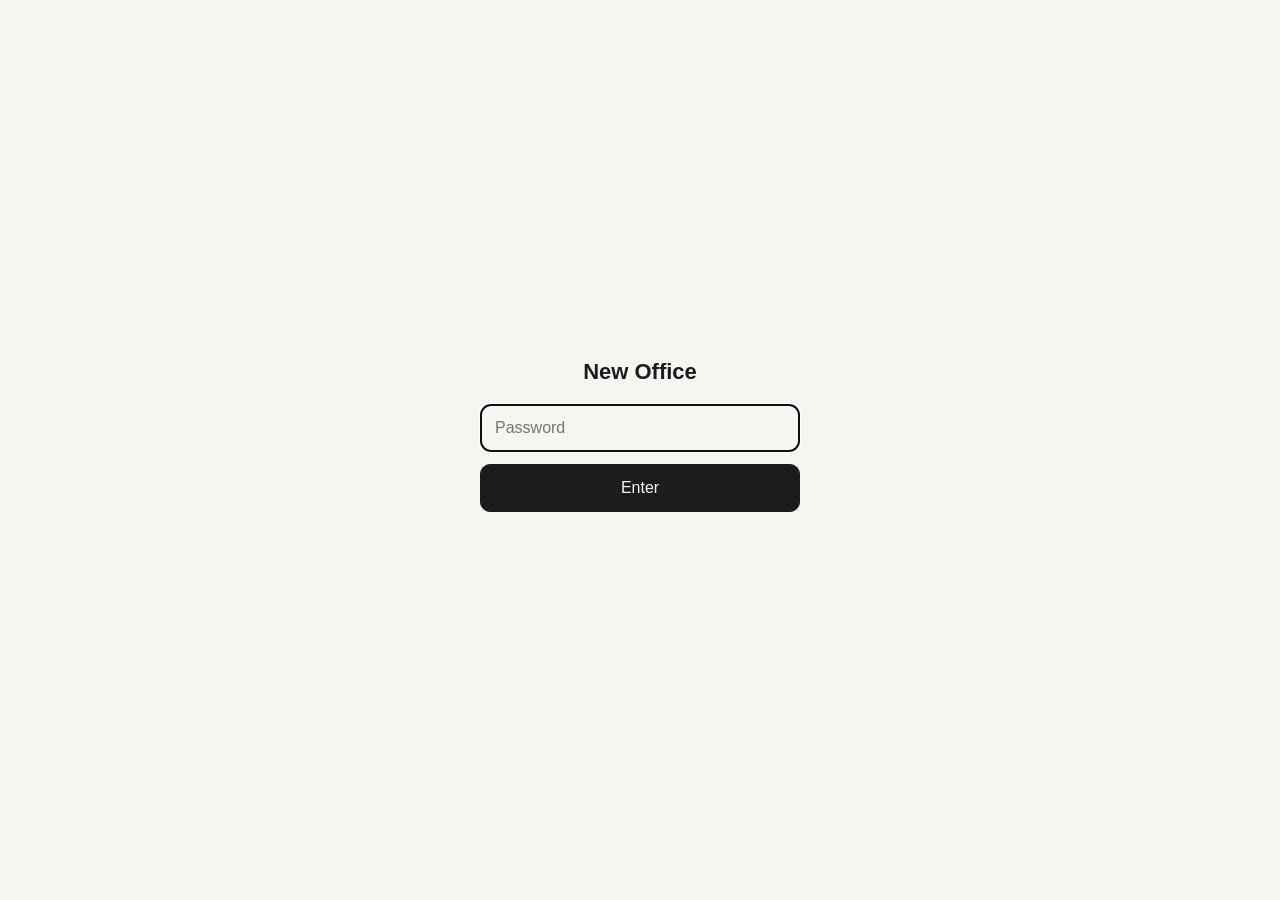
<file: office/index.html>
<!DOCTYPE html>
<html lang="en">
<head>
<meta charset="UTF-8">
<meta name="viewport" content="width=device-width, initial-scale=1.0">
<meta name="robots" content="noindex, nofollow">
<title>New Office</title>
<style>
  :root { --bg:#f6f5f2; --fg:#1c1c1c; --muted:#77736b; --card:#e6e3dc; --accent:#1c1c1c; }
  @media (prefers-color-scheme: dark) { :root { --bg:#141413; --fg:#eeece6; --muted:#8d8a82; --card:#222221; --accent:#eeece6; } }
  * { box-sizing:border-box; }
  body { margin:0; background:var(--bg); color:var(--fg); font:16px/1.5 -apple-system,BlinkMacSystemFont,"Segoe UI",Helvetica,Arial,sans-serif; }
  #gate { min-height:100vh; display:flex; align-items:center; justify-content:center; padding:16px; }
  #gate form { display:flex; flex-direction:column; gap:12px; width:min(320px,100%); text-align:center; }
  #gate h1 { font-weight:600; font-size:22px; margin:0 0 4px; }
  input, button { font:inherit; padding:11px 14px; border-radius:10px; border:1px solid var(--muted); background:transparent; color:var(--fg); }
  button { background:var(--accent); color:var(--bg); border-color:var(--accent); cursor:pointer; }
  #err { color:#c0392b; min-height:1.5em; font-size:14px; }
  #app { display:none; }
  header { padding:40px 16px 20px; max-width:1400px; margin:0 auto; }
  header h1 { margin:0; font-size:28px; font-weight:600; letter-spacing:-.01em; }
  header p { margin:4px 0 0; color:var(--muted); }
  #grid { max-width:1400px; margin:0 auto; padding:0 16px 48px; display:grid; gap:10px; grid-template-columns:repeat(auto-fill,minmax(240px,1fr)); }
  #grid button { padding:0; border:0; background:var(--card); border-radius:8px; overflow:hidden; aspect-ratio:4/3; cursor:zoom-in; }
  #grid img { width:100%; height:100%; object-fit:cover; display:block; transition:transform .25s; }
  #grid button:hover img { transform:scale(1.04); }
  #lb { position:fixed; inset:0; background:rgba(0,0,0,.94); display:none; align-items:center; justify-content:center; z-index:10; user-select:none; }
  #lb.open { display:flex; }
  #lb img { max-width:100vw; max-height:100vh; object-fit:contain; }
  #lb .ctl { position:absolute; background:rgba(255,255,255,.12); color:#fff; border:0; border-radius:50%; width:48px; height:48px; font-size:24px; line-height:1; padding:0; cursor:pointer; }
  #lb .ctl:hover { background:rgba(255,255,255,.25); }
  #prev { left:16px; top:50%; transform:translateY(-50%); } #next { right:16px; top:50%; transform:translateY(-50%); }
  #close { right:16px; top:16px; }
  #count { position:absolute; bottom:16px; left:0; right:0; text-align:center; color:#ccc; font-size:14px; }
  @media (max-width:600px) { #grid { grid-template-columns:repeat(2,1fr); gap:6px; } #prev,#next { display:none; } }
</style>
</head>
<body>
<div id="gate">
  <form id="form">
    <h1>New Office</h1>
    <input id="pw" type="password" placeholder="Password" autocomplete="off" autofocus>
    <button type="submit">Enter</button>
    <div id="err"></div>
  </form>
</div>
<div id="app">
  <header><h1>New Office</h1><p id="sub"></p></header>
  <div id="grid"></div>
</div>
<div id="lb">
  <img id="lbimg" alt="">
  <button class="ctl" id="prev" aria-label="Previous">&#8249;</button>
  <button class="ctl" id="next" aria-label="Next">&#8250;</button>
  <button class="ctl" id="close" aria-label="Close">&times;</button>
  <div id="count"></div>
</div>
<script>
const IMAGES = ["IMG_1081","IMG_1082","IMG_1083","IMG_1085","IMG_1086","IMG_1087","IMG_1088","IMG_1089","IMG_1090","IMG_1091","IMG_1092","IMG_1093","IMG_1094","IMG_1095","IMG_1096","IMG_1097","IMG_1098","IMG_1099","IMG_1100","IMG_1101","IMG_1102","IMG_1103","IMG_1104","IMG_1105","IMG_1106","IMG_1107","IMG_1108","IMG_1109","IMG_1110","IMG_1111","IMG_1112","IMG_1113","IMG_1114","IMG_1115","IMG_1116","IMG_1117","IMG_1118","IMG_1119","IMG_1120","IMG_1121","IMG_1122"];
const KEY = "office-auth";
const $ = id => document.getElementById(id);
let cur = 0;

function unlock() {
  $("gate").style.display = "none";
  $("app").style.display = "block";
  $("sub").textContent = IMAGES.length + " photos";
  $("grid").innerHTML = IMAGES.map((n, i) =>
    '<button data-i="' + i + '"><img loading="lazy" src="thumb/' + n + '.jpg" alt="Photo ' + (i + 1) + '"></button>').join("");
}
function show(i) {
  cur = (i + IMAGES.length) % IMAGES.length;
  $("lbimg").src = "full/" + IMAGES[cur] + ".jpg";
  $("count").textContent = (cur + 1) + " / " + IMAGES.length;
  new Image().src = "full/" + IMAGES[(cur + 1) % IMAGES.length] + ".jpg";
}
function openLb(i) { show(i); $("lb").classList.add("open"); }
function closeLb() { $("lb").classList.remove("open"); }

$("form").addEventListener("submit", e => {
  e.preventDefault();
  if ($("pw").value.trim().toLowerCase() === "urban") {
    try { localStorage.setItem(KEY, "1"); } catch (_) {}
    unlock();
  } else {
    $("err").textContent = "Incorrect password";
    $("pw").select();
  }
});
$("grid").addEventListener("click", e => { const b = e.target.closest("button"); if (b) openLb(+b.dataset.i); });
$("prev").onclick = e => { e.stopPropagation(); show(cur - 1); };
$("next").onclick = e => { e.stopPropagation(); show(cur + 1); };
$("close").onclick = closeLb;
$("lb").addEventListener("click", e => { if (e.target === $("lb") || e.target === $("lbimg")) closeLb(); });
document.addEventListener("keydown", e => {
  if (!$("lb").classList.contains("open")) return;
  if (e.key === "Escape") closeLb();
  else if (e.key === "ArrowLeft") show(cur - 1);
  else if (e.key === "ArrowRight") show(cur + 1);
});
let sx = null;
$("lb").addEventListener("touchstart", e => { sx = e.touches[0].clientX; }, { passive: true });
$("lb").addEventListener("touchend", e => {
  if (sx === null) return;
  const dx = e.changedTouches[0].clientX - sx; sx = null;
  if (Math.abs(dx) > 50) show(cur + (dx < 0 ? 1 : -1));
});
try { if (localStorage.getItem(KEY) === "1") unlock(); } catch (_) {}
</script>
</body>
</html>
</file>
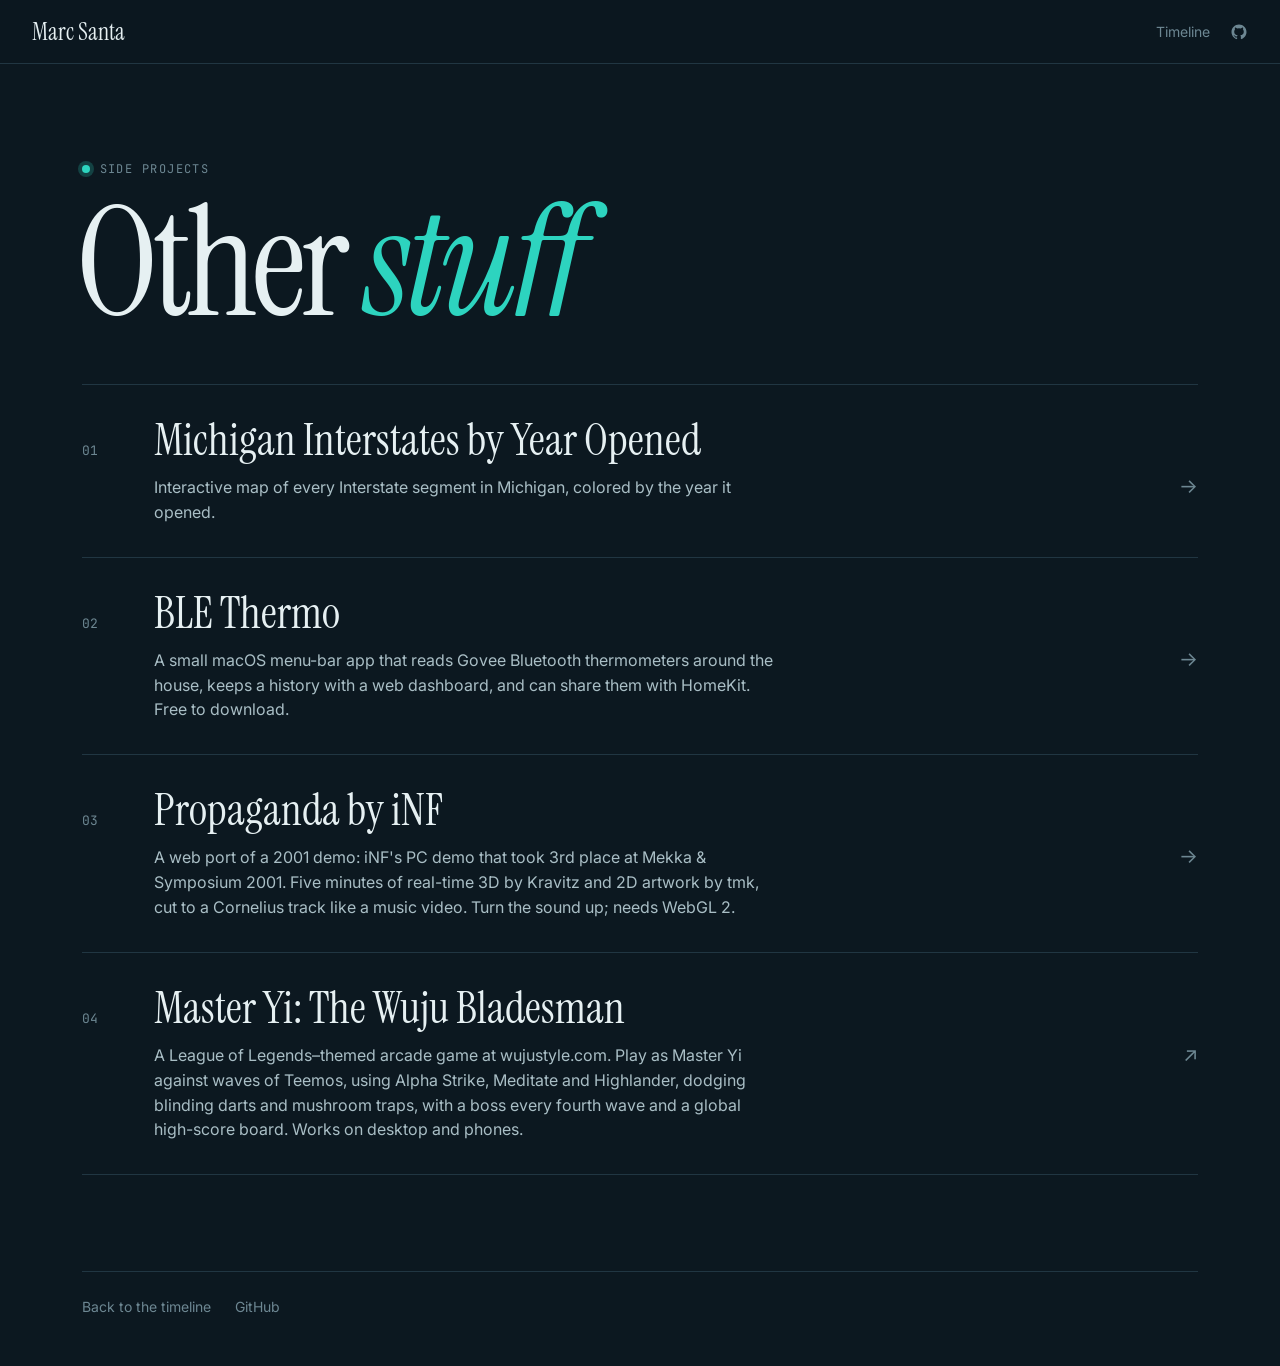
<file: other/index.html>
<!DOCTYPE html>
<html lang="en">
<head>
<meta charset="UTF-8">
<meta name="viewport" content="width=device-width, initial-scale=1.0">
<title>Other Stuff · Marc Santa</title>
<link rel="icon" href="../favicon.ico" sizes="32x32">
<link rel="icon" type="image/svg+xml" href="../favicon.svg">
<link rel="apple-touch-icon" href="../apple-touch-icon.png">
<link rel="preconnect" href="https://fonts.googleapis.com">
<link rel="preconnect" href="https://fonts.gstatic.com" crossorigin>
<link href="https://fonts.googleapis.com/css2?family=Instrument+Serif:ital@0;1&family=Inter:wght@400;500;600&family=JetBrains+Mono:wght@400;500;600&display=swap" rel="stylesheet">
<link rel="stylesheet" href="../styles.css">
<style>
  .other { max-width: 1180px; margin: 0 auto; padding: calc(var(--topbar) + 6rem) var(--gutter) 3rem; }
  .other h1 { font-size: clamp(4rem, 12vw, 9.5rem); margin: 1.25rem 0 3.5rem -0.04em; }
  .other ul { list-style: none; counter-reset: item; border-top: 1px solid var(--line); }
  .other li { counter-increment: item; border-bottom: 1px solid var(--line); }
  .other li a { position: relative; display: grid; grid-template-columns: 4.5rem minmax(0, 1fr) 2.5rem; align-items: baseline; padding: 2rem 0; color: inherit; text-decoration: none; }
  .other li a::before { content: counter(item, decimal-leading-zero); font-family: var(--mono); font-size: 0.8125rem; color: var(--muted); transition: color 0.2s; }
  .other li a::after { content: "\2192"; justify-self: end; font-size: 1.25rem; color: var(--muted); transition: color 0.2s, transform 0.2s; }
  .other li a[href^="http"]::after { content: "\2197"; }
  .other li a:hover::before,
  .other li a:hover::after { color: var(--work); }
  .other li a:hover::after { transform: translateX(4px); }
  .other li a[href^="http"]:hover::after { transform: translate(3px, -3px); }
  .other .t { font-family: var(--serif); font-size: clamp(1.9rem, 3.6vw, 2.75rem); line-height: 1.05; transition: color 0.2s; }
  .other li a:hover .t { color: var(--work); }
  .other .d { grid-column: 2; max-width: 62ch; margin-top: 0.75rem; color: var(--ink-2); }
  .other .foot { margin-top: 6rem; }
  @media (max-width: 768px) {
    .other { padding-top: calc(var(--topbar) + 3.5rem); }
    .other h1 { margin-bottom: 2.5rem; }
    .other li a { grid-template-columns: 2.75rem minmax(0, 1fr) 1.5rem; padding: 1.5rem 0; }
    .other .d { font-size: 0.9375rem; }
  }
</style>
</head>
<body class="past-hero">
<header class="topbar">
  <a class="topbar-name" href="../">Marc Santa</a>
  <nav class="topbar-nav">
    <a class="nav-link" href="../">Timeline</a>
    <a class="nav-link nav-icon" href="https://github.com/MrChrome" target="_blank" rel="noopener" aria-label="GitHub">
      <svg width="18" height="18" viewBox="0 0 24 24" fill="currentColor" xmlns="http://www.w3.org/2000/svg">
        <path d="M12 2C6.477 2 2 6.477 2 12c0 4.418 2.865 8.166 6.839 9.489.5.092.682-.217.682-.482 0-.237-.009-.868-.013-1.703-2.782.604-3.369-1.342-3.369-1.342-.454-1.155-1.11-1.463-1.11-1.463-.908-.62.069-.608.069-.608 1.003.07 1.531 1.03 1.531 1.03.892 1.529 2.341 1.087 2.91.832.092-.647.35-1.088.636-1.338-2.22-.253-4.555-1.11-4.555-4.943 0-1.091.39-1.984 1.029-2.683-.103-.253-.446-1.27.098-2.647 0 0 .84-.269 2.75 1.025A9.578 9.578 0 0 1 12 6.836a9.59 9.59 0 0 1 2.504.337c1.909-1.294 2.747-1.025 2.747-1.025.546 1.377.202 2.394.1 2.647.64.699 1.028 1.592 1.028 2.683 0 3.842-2.339 4.687-4.566 4.935.359.309.678.919.678 1.852 0 1.336-.012 2.415-.012 2.743 0 .267.18.579.688.481C19.138 20.163 22 16.418 22 12c0-5.523-4.477-10-10-10z"/>
      </svg>
    </a>
  </nav>
</header>
<main class="other">
  <p class="eyebrow"><span class="eyebrow-dot"></span>Side projects</p>
  <h1>Other <em>stuff</em></h1>
  <ul>
    <li>
      <a href="../michigan-interstates/">
        <div class="t">Michigan Interstates by Year Opened</div>
        <div class="d">Interactive map of every Interstate segment in Michigan, colored by the year it opened.</div>
      </a>
    </li>
    <li>
      <a href="../ble-thermo/">
        <div class="t">BLE Thermo</div>
        <div class="d">A small macOS menu-bar app that reads Govee Bluetooth thermometers around the house, keeps a history with a web dashboard, and can share them with HomeKit. Free to download.</div>
      </a>
    </li>
    <li>
      <a href="../propaganda/">
        <div class="t">Propaganda by iNF</div>
        <div class="d">A web port of a 2001 demo: iNF's PC demo that took 3rd place at Mekka &amp; Symposium 2001. Five minutes of real-time 3D by Kravitz and 2D artwork by tmk, cut to a Cornelius track like a music video. Turn the sound up; needs WebGL 2.</div>
      </a>
    </li>
    <li>
      <a href="https://wujustyle.com">
        <div class="t">Master Yi: The Wuju Bladesman</div>
        <div class="d">A League of Legends–themed arcade game at wujustyle.com. Play as Master Yi against waves of Teemos, using Alpha Strike, Meditate and Highlander, dodging blinding darts and mushroom traps, with a boss every fourth wave and a global high-score board. Works on desktop and phones.</div>
      </a>
    </li>
  </ul>
  <footer class="foot">
    <a href="../">Back to the timeline</a>
    <a href="https://github.com/MrChrome" target="_blank" rel="noopener">GitHub</a>
  </footer>
</main>
</body>
</html>
</file>
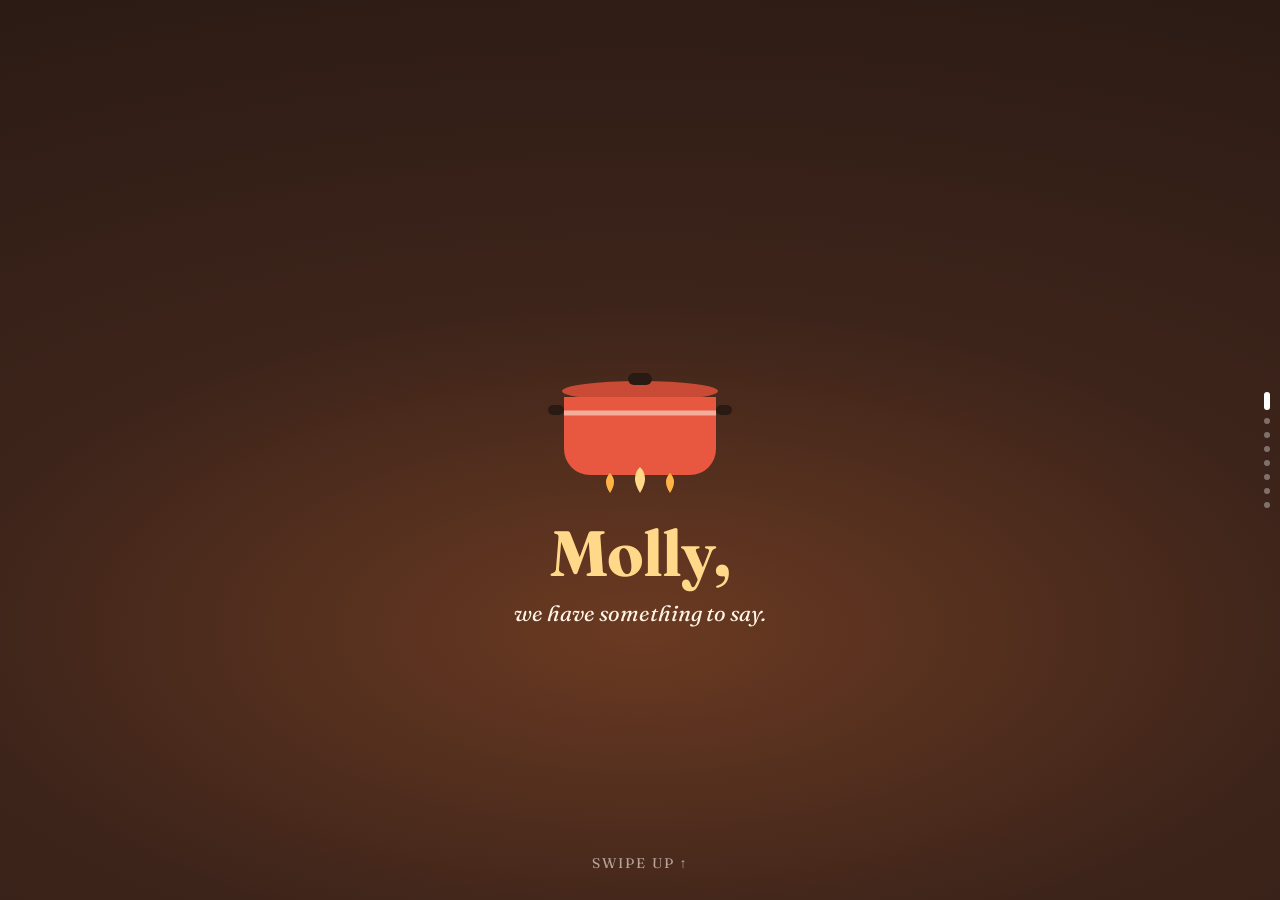
<file: loves/molly/index.html>
<!DOCTYPE html>
<html lang="en">
<head>
<meta charset="UTF-8">
<meta name="viewport" content="width=device-width, initial-scale=1, viewport-fit=cover">
<meta name="robots" content="noindex, nofollow">
<meta name="theme-color" content="#2a1a14">
<title>For Molly ❤️</title>
<meta property="og:title" content="For Molly ❤️">
<meta property="og:description" content="A little thank-you from Marc, Peter & Audrey.">
<link rel="preconnect" href="https://fonts.googleapis.com">
<link rel="preconnect" href="https://fonts.gstatic.com" crossorigin>
<link href="https://fonts.googleapis.com/css2?family=Fraunces:ital,opsz,wght@0,9..144,400;0,9..144,700;1,9..144,400&family=Caveat:wght@500;700&display=swap" rel="stylesheet">
<style>
  :root {
    --night: #2a1a14;
    --ember: #3d241a;
    --cream: #fff4e6;
    --butter: #ffd88a;
    --tomato: #e8573f;
    --rose: #ff8fa3;
    --sage: #9cc5a1;
    --ink: #2a1a14;
  }
  * { box-sizing: border-box; margin: 0; padding: 0; -webkit-tap-highlight-color: transparent; }
  html, body { height: 100%; background: var(--night); color: var(--cream); }
  body {
    font-family: 'Fraunces', Georgia, serif;
    overflow: hidden;
    -webkit-font-smoothing: antialiased;
  }
  main {
    height: 100dvh;
    overflow-y: auto;
    scroll-snap-type: y mandatory;
    overscroll-behavior: none;
  }
  section {
    position: relative;
    height: 100dvh;
    scroll-snap-align: start;
    scroll-snap-stop: always;
    display: flex;
    flex-direction: column;
    align-items: center;
    justify-content: center;
    padding: max(24px, env(safe-area-inset-top)) 24px max(24px, env(safe-area-inset-bottom));
    text-align: center;
    overflow: hidden;
  }
  .hand { font-family: 'Caveat', cursive; }

  /* reveal animations, triggered when a section becomes active */
  .r { opacity: 0; transform: translateY(24px); transition: opacity .9s ease, transform .9s cubic-bezier(.2,.8,.2,1); }
  .on .r { opacity: 1; transform: none; }
  .on .d1 { transition-delay: .3s; } .on .d2 { transition-delay: .9s; }
  .on .d3 { transition-delay: 1.5s; } .on .d4 { transition-delay: 2.1s; }
  .on .d5 { transition-delay: 2.7s; } .on .d6 { transition-delay: 3.3s; }

  /* ---------- 1. intro ---------- */
  #intro { background: radial-gradient(120% 80% at 50% 70%, #6b3a22 0%, var(--ember) 45%, var(--night) 100%); }
  .pot-wrap { position: relative; width: 220px; height: 220px; margin-bottom: 28px; }
  .steam { position: absolute; bottom: 120px; width: 18px; height: 70px; border-radius: 50%;
    background: radial-gradient(closest-side, rgba(255,244,230,.55), transparent);
    filter: blur(4px); animation: steam 3s ease-in infinite; opacity: 0; }
  .steam:nth-child(1) { left: 72px; animation-delay: 0s; }
  .steam:nth-child(2) { left: 102px; animation-delay: 1s; }
  .steam:nth-child(3) { left: 132px; animation-delay: 2s; }
  @keyframes steam {
    0% { transform: translateY(20px) scaleX(1); opacity: 0; }
    20% { opacity: .9; }
    100% { transform: translateY(-90px) scaleX(2.2) rotate(8deg); opacity: 0; }
  }
  .pot { position: absolute; bottom: 0; left: 0; width: 220px; animation: bob 4s ease-in-out infinite; }
  @keyframes bob { 50% { transform: translateY(-4px) rotate(-1deg); } }
  .lid { transform-origin: 30% 100%; animation: lid 2.4s ease-in-out infinite; }
  @keyframes lid { 0%,70%,100% { transform: rotate(0); } 78% { transform: rotate(-6deg) translateY(-6px); } 86% { transform: rotate(2deg); } }
  .flame { transform-origin: 50% 100%; animation: flick .35s ease-in-out infinite alternate; }
  .flame:nth-of-type(2) { animation-delay: .1s; } .flame:nth-of-type(3) { animation-delay: .2s; }
  @keyframes flick { to { transform: scaleY(1.25) scaleX(.9); } }
  h1 { font-size: 64px; font-weight: 700; line-height: 1; color: var(--butter); letter-spacing: -1px; }
  .sub { font-size: 22px; margin-top: 14px; font-style: italic; opacity: .9; }
  .hint { position: absolute; bottom: max(28px, env(safe-area-inset-bottom)); font-size: 14px; letter-spacing: 2px; text-transform: uppercase; opacity: .6; animation: nudge 1.8s ease-in-out infinite; }
  @keyframes nudge { 50% { transform: translateY(8px); } }

  /* ---------- 2. every night ---------- */
  #night { background: linear-gradient(180deg, #141029 0%, #2c1f45 60%, #4a2c3a 100%); }
  .stars { position: absolute; inset: 0; pointer-events: none; }
  .star { position: absolute; width: 3px; height: 3px; border-radius: 50%; background: #fff; animation: twinkle 3s ease-in-out infinite; }
  @keyframes twinkle { 50% { opacity: .15; } }
  .moon { width: 90px; height: 90px; border-radius: 50%; box-shadow: -18px 10px 0 0 var(--butter); transform: rotate(-20deg); margin-bottom: 40px; filter: drop-shadow(0 0 24px rgba(255,216,138,.4)); }
  .big { font-size: 40px; line-height: 1.15; font-weight: 700; }
  .mid { font-size: 24px; line-height: 1.35; }
  .counter { font-size: 76px; font-weight: 700; color: var(--butter); margin: 18px 0 4px; font-variant-numeric: tabular-nums; }
  .counter-label { font-size: 18px; opacity: .8; }

  /* ---------- 3. the table ---------- */
  #table { background: radial-gradient(100% 70% at 50% 40%, #fff8ee 0%, #ffe9cc 100%); color: var(--ink); }
  #table .big { color: var(--tomato); }
  .room { position: relative; width: 330px; height: 440px; margin: 18px 0 0; flex-shrink: 0; }
  @media (max-height: 740px) { .room { transform: scale(.82); margin: -30px 0 -50px; } }
  .tbl { position: absolute; left: 80px; top: 60px; width: 170px; height: 290px; border-radius: 10px;
    background:
      repeating-linear-gradient(0deg, rgba(232,87,63,.18) 0 17px, transparent 17px 34px),
      repeating-linear-gradient(90deg, rgba(232,87,63,.18) 0 17px, transparent 17px 34px),
      #fffaf2;
    box-shadow: 0 18px 36px rgba(120,60,20,.22), inset 0 0 0 5px #fff; z-index: 2; }
  .chair { position: absolute; border-radius: 10px; background: #b98257; box-shadow: 0 6px 12px rgba(80,40,10,.2);
    display: grid; place-items: center; opacity: 0; transition: all .7s cubic-bezier(.3,1.4,.5,1); z-index: 1; }
  .chair.empty { background: #d9b693; }
  .chair .name { font-family: 'Caveat', cursive; font-size: 21px; font-weight: 700; color: #fff8ee; line-height: 1; }
  .chair.top { left: 133px; top: 6px; width: 64px; height: 46px; border-top: 7px solid #8a5a36; transform: translateY(-30px); }
  .chair.l, .chair.r { width: 54px; height: 66px; }
  .chair.l { left: 18px; border-left: 7px solid #8a5a36; transform: translateX(-30px); }
  .chair.r { left: 258px; border-right: 7px solid #8a5a36; transform: translateX(30px); }
  .chair.up { top: 100px; } .chair.dn { top: 250px; }
  .chair.high { left: 117px; top: 346px; width: 96px; height: 86px; border-radius: 14px 14px 22px 22px;
    background: #7fb589; border-bottom: 8px solid #5c9168; transform: translateY(30px); z-index: 3; place-items: end center; padding-bottom: 6px; }
  .chair.high::before { content: ''; position: absolute; top: -6px; left: -6px; right: -6px; height: 22px; border-radius: 10px;
    background: #f4f1ea; box-shadow: 0 3px 6px rgba(0,0,0,.15); }
  .on .chair { opacity: 1; transform: none; }
  .plate { position: absolute; width: 50px; height: 50px; border-radius: 50%; background: #fff; z-index: 4;
    box-shadow: 0 3px 8px rgba(0,0,0,.15), inset 0 0 0 6px #f3ece2; display: grid; place-items: center; font-size: 24px;
    opacity: 0; transform: scale(.3); transition: all .6s cubic-bezier(.3,1.7,.5,1); }
  .on .plate { opacity: 1; transform: scale(1); }
  .plate.molly { left: 90px; top: 258px; } .plate.marc { left: 190px; top: 258px; }
  .plate.peter { left: 190px; top: 108px; }
  .plate.audrey { left: 145px; top: 328px; width: 40px; height: 40px; font-size: 20px; }
  .dish { position: absolute; left: 165px; top: 196px; transform: translate(-50%,-50%); font-size: 46px; z-index: 3; }
  .candle { position: absolute; left: 130px; top: 120px; transform: translate(-50%,-50%); font-size: 30px; z-index: 3; }
  .candle::after { content: ''; position: absolute; top: -10px; left: 50%; width: 9px; height: 14px; margin-left: -4px; border-radius: 50% 50% 50% 50% / 60% 60% 40% 40%; background: radial-gradient(#fff6c0, #ffb347); animation: flick .3s infinite alternate; box-shadow: 0 0 20px #ffb347; }
  .on .chair:nth-of-type(2) { transition-delay: .3s; } .on .chair:nth-of-type(3) { transition-delay: .4s; }
  .on .chair:nth-of-type(4) { transition-delay: .5s; } .on .chair:nth-of-type(5) { transition-delay: .6s; }
  .on .chair:nth-of-type(6) { transition-delay: .7s; } .on .chair:nth-of-type(7) { transition-delay: .8s; }
  .on .plate.molly { transition-delay: 1.2s; } .on .plate.marc { transition-delay: 1.6s; }
  .on .plate.peter { transition-delay: 2.0s; } .on .plate.audrey { transition-delay: 2.4s; }
  #table .mid { margin-top: 14px; }

  /* ---------- 4. menu montage ---------- */
  #menu { background: var(--tomato); }
  .ticker { width: 100vw; overflow: hidden; margin: 26px 0; }
  .ticker-row { display: flex; gap: 18px; width: max-content; font-size: 54px; animation: slide 18s linear infinite; }
  .ticker-row.rev { animation-direction: reverse; animation-duration: 22s; }
  @keyframes slide { to { transform: translateX(-50%); } }
  .list { font-size: 22px; line-height: 1.6; }
  .list s { opacity: .65; }

  /* ---------- 5-7. notes ---------- */
  .note-sec { background: var(--cream); color: var(--ink); }
  .note-sec.p { background: linear-gradient(180deg, #e6f4e8, #cfe8d3); }
  .note-sec.a { background: linear-gradient(180deg, #ffeaf0, #ffd3de); }
  .note-sec.m { background: linear-gradient(180deg, #fff3da, #ffe2a8); }
  .from { font-size: 16px; letter-spacing: 3px; text-transform: uppercase; opacity: .6; margin-bottom: 18px; }
  .card { position: relative; width: 100%; max-width: 340px; padding: 34px 26px 30px; background: #fff;
    background-image: repeating-linear-gradient(180deg, transparent 0 37px, #d9e6f5 37px 38px);
    border-radius: 6px; box-shadow: 0 18px 40px rgba(0,0,0,.15);
    transform: rotate(-3deg) translateY(60px) scale(.9); opacity: 0;
    transition: all 1s cubic-bezier(.3,1.4,.5,1) .2s; }
  .note-sec.a .card { transform: rotate(3deg) translateY(60px) scale(.9); }
  .on .card { transform: rotate(-2deg); opacity: 1; }
  .note-sec.a.on .card { transform: rotate(2deg); }
  .card::before { content: ''; position: absolute; top: -12px; left: 50%; width: 90px; height: 26px; margin-left: -45px; background: rgba(255,216,138,.8); transform: rotate(-2deg); }
  .card p { font-family: 'Caveat', cursive; font-size: 30px; line-height: 38px; text-align: left; color: #333; }
  .card .sig { text-align: right; margin-top: 10px; font-weight: 700; }
  .doodle { font-size: 40px; margin-top: 26px; display: inline-block; animation: wiggle 2s ease-in-out infinite; }
  @keyframes wiggle { 25% { transform: rotate(-12deg); } 75% { transform: rotate(12deg); } }

  /* ---------- 8. finale ---------- */
  #finale { background: radial-gradient(120% 90% at 50% 50%, #ff8fa3 0%, #e8573f 55%, #8c2a1e 100%); cursor: pointer; user-select: none; -webkit-user-select: none; }
  .heart { width: 140px; height: 140px; margin-bottom: 26px; animation: beat 1.2s ease-in-out infinite; filter: drop-shadow(0 10px 30px rgba(0,0,0,.25)); }
  @keyframes beat { 0%,100% { transform: scale(1); } 15% { transform: scale(1.15); } 30% { transform: scale(1); } 45% { transform: scale(1.1); } }
  #finale h2 { font-size: 52px; line-height: 1.05; font-weight: 700; }
  #finale .mid { margin-top: 16px; }
  .names { font-family: 'Caveat', cursive; font-size: 34px; margin-top: 22px; }
  .tap { position: absolute; bottom: max(28px, env(safe-area-inset-bottom)); font-size: 14px; letter-spacing: 2px; text-transform: uppercase; opacity: .75; }
  .pop { position: fixed; pointer-events: none; width: 60px; height: 60px; border-radius: 50%; border: 3px solid #fff4e6; box-shadow: 0 4px 12px rgba(0,0,0,.25); z-index: 10; animation: fly 1.6s ease-out forwards; }
  @keyframes fly {
    0% { transform: translate(0,0) scale(.3) rotate(0); opacity: 1; }
    75% { opacity: 1; }
    100% { transform: translate(var(--dx), var(--dy)) scale(1.2) rotate(var(--rot)); opacity: 0; }
  }

  /* progress dots */
  .dots { position: fixed; right: 10px; top: 50%; transform: translateY(-50%); display: flex; flex-direction: column; gap: 8px; z-index: 5; }
  .dots i { width: 6px; height: 6px; border-radius: 50%; background: rgba(255,255,255,.35); transition: all .3s; mix-blend-mode: difference; }
  .dots i.cur { background: #fff; height: 18px; border-radius: 3px; }

  @media (prefers-reduced-motion: reduce) {
    *, *::before, *::after { animation-duration: .001s !important; animation-iteration-count: 1 !important; transition-duration: .2s !important; }
  }
</style>
</head>
<body>
<main id="main">

  <!-- 1 -->
  <section id="intro">
    <div class="pot-wrap r">
      <div class="steam"></div><div class="steam"></div><div class="steam"></div>
      <svg class="pot" viewBox="0 0 220 140" aria-hidden="true">
        <g class="lid">
          <ellipse cx="110" cy="38" rx="78" ry="10" fill="#c94a35"/>
          <rect x="98" y="20" width="24" height="12" rx="6" fill="#2a1a14"/>
        </g>
        <rect x="18" y="52" width="16" height="10" rx="5" fill="#2a1a14"/>
        <rect x="186" y="52" width="16" height="10" rx="5" fill="#2a1a14"/>
        <path d="M34 44 h152 v52 a26 26 0 0 1 -26 26 h-100 a26 26 0 0 1 -26 -26z" fill="#e8573f"/>
        <path d="M34 60 h152" stroke="#fff4e6" stroke-width="5" opacity=".55"/>
        <path class="flame" d="M80 140 q-8 -12 0 -20 q8 8 0 20z" fill="#ffb347"/>
        <path class="flame" d="M110 140 q-10 -16 0 -26 q10 10 0 26z" fill="#ffd88a"/>
        <path class="flame" d="M140 140 q-8 -12 0 -20 q8 8 0 20z" fill="#ffb347"/>
      </svg>
    </div>
    <h1 class="r d1">Molly,</h1>
    <p class="sub r d2">we have something to say.</p>
    <div class="hint">swipe up ↑</div>
  </section>

  <!-- 2 -->
  <section id="night">
    <div class="stars" id="stars"></div>
    <div class="moon r"></div>
    <p class="big r d1">Every single night…</p>
    <div class="counter r d2" id="counter">0</div>
    <p class="counter-label r d2">nights a year</p>
    <p class="mid r d3" style="margin-top:26px">No matter how long<br>the day was,<br>you make dinner for us.</p>
  </section>

  <!-- 3 -->
  <section id="table">
    <p class="big r">You bring us all<br>to the table.</p>
    <div class="room">
      <div class="tbl"></div>
      <div class="chair top empty"></div>
      <div class="chair l up empty"></div>
      <div class="chair r up"><span class="name">Peter</span></div>
      <div class="chair l dn"><span class="name">Molly</span></div>
      <div class="chair r dn"><span class="name">Marc</span></div>
      <div class="chair high"><span class="name">Audrey</span></div>
      <div class="plate molly">🍝</div>
      <div class="plate marc">🌮</div>
      <div class="plate peter">🍕</div>
      <div class="plate audrey">🥣</div>
      <div class="candle">🕯️</div>
      <div class="dish">🍲</div>
    </div>
    <p class="mid r d5">It's our favorite part of the day.</p>
  </section>

  <!-- 4 -->
  <section id="menu">
    <p class="big r">The menu changes.</p>
    <div class="ticker r d1"><div class="ticker-row">🍝 🌮 🍲 🥘 🍕 🍗 🥗 🍜 🍔 🥞 🍛 🌯 🍝 🌮 🍲 🥘 🍕 🍗 🥗 🍜 🍔 🥞 🍛 🌯</div></div>
    <div class="ticker r d1"><div class="ticker-row rev">🥦 🍠 🥖 🍤 🥩 🫕 🧀 🍚 🥔 🍳 🫔 🥙 🥦 🍠 🥖 🍤 🥩 🫕 🧀 🍚 🥔 🍳 🫔 🥙</div></div>
    <p class="list r d2">What doesn't change:<br>
      <s>the grocery runs</s> ✓<br>
      <s>the chopping &amp; stirring</s> ✓<br>
      <s>the picky eaters</s> ✓<br>
      <strong>the love you cook into it.</strong> ❤️</p>
  </section>

  <!-- 5 -->
  <section class="note-sec p">
    <p class="from r">a note from</p>
    <div class="card">
      <p>Dear Mom,<br>It's dinner time.</p>
      <p class="sig">Love, Peter</p>
    </div>
    <div class="doodle r d3">🍕</div>
  </section>

  <!-- 6 -->
  <section class="note-sec a">
    <p class="from r">a note from</p>
    <div class="card">
      <p>Dear Mom,<br>FEEED MEEEEEE</p>
      <p class="sig">Love, Audrey</p>
    </div>
    <div class="doodle r d3">🌷</div>
  </section>

  <!-- 7 -->
  <section class="note-sec m">
    <p class="from r">a note from</p>
    <div class="card">
      <p>Molly,<br>I see how much you do for this family, every single night. I don't say it enough: thank you. I love you.</p>
      <p class="sig">— Marc</p>
    </div>
    <div class="doodle r d3">🥂</div>
  </section>

  <!-- 8 -->
  <section id="finale">
    <svg class="heart r" viewBox="0 0 100 90" aria-hidden="true">
      <path d="M50 88 C20 66 0 48 0 26 C0 11 12 0 26 0 C36 0 45 6 50 14 C55 6 64 0 74 0 C88 0 100 11 100 26 C100 48 80 66 50 88z" fill="#fff4e6"/>
    </svg>
    <h2 class="r d1">Thank you,<br>Molly.</h2>
    <p class="mid r d2">We love you even more<br>than your cooking.<br>(And that’s a lot.)</p>
    <p class="names r d3">— Marc, Peter &amp; Audrey</p>
    <div class="tap r d4">tap anywhere for more love</div>
  </section>

</main>
<div class="dots" id="dots"></div>

<script>
(() => {
  const main = document.getElementById('main');
  const sections = [...document.querySelectorAll('section')];
  const dots = document.getElementById('dots');
  sections.forEach(() => dots.appendChild(document.createElement('i')));

  // Stars
  const stars = document.getElementById('stars');
  for (let i = 0; i < 60; i++) {
    const s = document.createElement('div');
    s.className = 'star';
    s.style.left = Math.random() * 100 + '%';
    s.style.top = Math.random() * 70 + '%';
    s.style.animationDelay = Math.random() * 3 + 's';
    s.style.transform = `scale(${Math.random() * 1.2 + .4})`;
    stars.appendChild(s);
  }

  // Counter 0 -> 365
  let counted = false;
  function runCounter() {
    if (counted) return; counted = true;
    const el = document.getElementById('counter');
    const start = performance.now() + 900, dur = 1800;
    requestAnimationFrame(function tick(now) {
      const t = Math.min(Math.max((now - start) / dur, 0), 1);
      el.textContent = Math.round(365 * (1 - Math.pow(1 - t, 3)));
      if (t < 1) requestAnimationFrame(tick);
    });
  }

  // Activate sections as they come into view
  const io = new IntersectionObserver(entries => {
    entries.forEach(e => {
      if (e.isIntersecting) {
        e.target.classList.add('on');
        const i = sections.indexOf(e.target);
        [...dots.children].forEach((d, j) => d.classList.toggle('cur', j === i));
        if (e.target.id === 'night') runCounter();
        if (e.target.id === 'finale') setTimeout(() => burst(innerWidth / 2, innerHeight / 2, 24), 900);
      }
    });
  }, { root: main, threshold: 0.55 });
  sections.forEach(s => io.observe(s));

  // Heart / food burst
  const cats = ['tabby.png', 'tux.png'];
  cats.forEach(src => { new Image().src = src; });
  function burst(x, y, n = 14) {
    for (let i = 0; i < n; i++) {
      const p = document.createElement('img');
      p.className = 'pop';
      p.alt = '';
      p.src = cats[i % 2];
      const ang = Math.random() * Math.PI * 2, dist = 90 + Math.random() * 160;
      p.style.left = (x - 30) + 'px';
      p.style.top = (y - 30) + 'px';
      p.style.setProperty('--dx', Math.cos(ang) * dist + 'px');
      p.style.setProperty('--dy', Math.sin(ang) * dist - 60 + 'px');
      p.style.setProperty('--rot', (Math.random() * 120 - 60) + 'deg');
      document.body.appendChild(p);
      setTimeout(() => p.remove(), 1700);
    }
    if (navigator.vibrate) navigator.vibrate(15);
  }
  document.getElementById('finale').addEventListener('pointerdown', e => burst(e.clientX, e.clientY));
})();
</script>
</body>
</html>
</file>
<file: styles.css>
/* Tokens */
:root {
  --bg: #0c1820;
  --surface: #13232d;
  --ink: #e6f0f2;
  --ink-2: #a9bec5;
  --muted: #6d8792;
  --line: #213642;
  --work: #2dd4bf;
  --school: #f5b83d;
  --life: #ff8a78;
  --counter: rgba(230, 240, 242, 0.045);
  --shadow: 0 0 0 1px rgba(255, 255, 255, 0.02), 0 24px 48px -28px rgba(0, 0, 0, 0.9);
  --logo-filter: brightness(0) invert(1);
  --serif: "Instrument Serif", Georgia, "Times New Roman", serif;
  --sans: "Inter", -apple-system, BlinkMacSystemFont, "Segoe UI", Roboto, Helvetica, Arial, sans-serif;
  --mono: "JetBrains Mono", ui-monospace, SFMono-Regular, Menlo, monospace;
  --gutter: 32px;
  --topbar: 64px;
  color-scheme: dark;
}

* {
  margin: 0;
  padding: 0;
  box-sizing: border-box;
}

html {
  scroll-behavior: smooth;
}

body {
  -webkit-text-size-adjust: 100%;
  font-family: var(--sans);
  font-size: 16px;
  line-height: 1.55;
  background: var(--bg);
  color: var(--ink);
  overflow-x: clip;
  -webkit-font-smoothing: antialiased;
}

em {
  font-style: italic;
}

.sr-only {
  position: absolute;
  width: 1px;
  height: 1px;
  overflow: hidden;
  clip: rect(0 0 0 0);
  white-space: nowrap;
}

/* Top bar */

.topbar {
  position: fixed;
  inset: 0 0 auto 0;
  height: var(--topbar);
  display: flex;
  align-items: center;
  justify-content: space-between;
  padding: 0 var(--gutter);
  z-index: 1000;
  background: color-mix(in srgb, var(--bg) 82%, transparent);
  backdrop-filter: blur(12px);
  -webkit-backdrop-filter: blur(12px);
  border-bottom: 1px solid transparent;
  transition: border-color 0.3s;
}

.past-hero .topbar {
  border-bottom-color: var(--line);
}

.topbar-name {
  font-family: var(--serif);
  font-size: 1.5rem;
  color: var(--ink);
  text-decoration: none;
  opacity: 0;
  transform: translateY(4px);
  transition: opacity 0.3s, transform 0.3s;
}

.past-hero .topbar-name {
  opacity: 1;
  transform: none;
}

.topbar-nav {
  display: flex;
  align-items: center;
  gap: 1.25rem;
}

.nav-link {
  color: var(--muted);
  text-decoration: none;
  font-size: 0.875rem;
  display: flex;
  transition: color 0.2s;
}

.nav-link:hover {
  color: var(--ink);
}

.resume-dropdown {
  position: relative;
}

.pdf-btn {
  background: var(--ink);
  border: none;
  color: var(--bg);
  font-family: var(--sans);
  font-weight: 500;
  font-size: 0.875rem;
  padding: 0.5rem 1rem;
  border-radius: 999px;
  cursor: pointer;
  display: flex;
  align-items: center;
  gap: 0.4rem;
  transition: background 0.2s;
}

.pdf-btn:hover {
  background: var(--work);
}

.dropdown-chevron {
  transition: transform 0.2s;
}

.resume-dropdown.open .dropdown-chevron {
  transform: rotate(180deg);
}

.resume-dropdown-menu {
  display: none;
  position: absolute;
  top: calc(100% + 8px);
  right: 0;
  background: var(--surface);
  border: 1px solid var(--line);
  border-radius: 12px;
  padding: 6px;
  min-width: 190px;
  box-shadow: var(--shadow);
}

.resume-dropdown.open .resume-dropdown-menu {
  display: block;
}

.resume-dropdown-menu button {
  display: block;
  width: 100%;
  background: none;
  border: none;
  border-radius: 8px;
  color: var(--ink);
  font-family: var(--sans);
  font-size: 0.875rem;
  padding: 0.5rem 0.75rem;
  cursor: pointer;
  text-align: left;
  white-space: nowrap;
}

.resume-dropdown-menu button:hover {
  background: var(--bg);
}

/* Hero */

.hero {
  max-width: 1180px;
  margin: 0 auto;
  min-height: 100vh;
  min-height: 100svh;
  padding: calc(var(--topbar) + 48px) var(--gutter) 48px;
  display: flex;
  flex-direction: column;
  justify-content: flex-end;
}

.eyebrow {
  display: flex;
  align-items: center;
  gap: 0.6rem;
  font-family: var(--mono);
  font-size: 0.75rem;
  letter-spacing: 0.12em;
  text-transform: uppercase;
  color: var(--muted);
}

.eyebrow-dot {
  width: 8px;
  height: 8px;
  border-radius: 50%;
  background: var(--work);
  box-shadow: 0 0 0 4px color-mix(in srgb, var(--work) 22%, transparent);
}

h1 {
  font-family: var(--serif);
  font-weight: 400;
  font-size: clamp(4.5rem, 16vw, 13.5rem);
  line-height: 0.85;
  letter-spacing: -0.035em;
  margin: 1.25rem 0 2rem -0.04em;
  animation: rise 1s cubic-bezier(0.22, 1, 0.36, 1) both;
}

h1 em {
  color: var(--work);
}

.lede {
  font-size: clamp(1.15rem, 2.2vw, 1.5rem);
  line-height: 1.4;
  color: var(--ink-2);
  max-width: 34ch;
  animation: rise 1s 0.1s cubic-bezier(0.22, 1, 0.36, 1) both;
}

.stats {
  display: grid;
  grid-template-columns: repeat(4, minmax(0, 1fr));
  margin-top: 3.5rem;
  border-top: 1px solid var(--line);
  animation: rise 1s 0.2s cubic-bezier(0.22, 1, 0.36, 1) both;
}

.stat {
  display: flex;
  flex-direction: column-reverse;
  justify-content: flex-end;
  padding: 1.25rem 1.5rem 0 0;
}

.stat + .stat {
  padding-left: 1.5rem;
  border-left: 1px solid var(--line);
}

.stat-num {
  font-family: var(--serif);
  font-size: clamp(2.75rem, 5vw, 4rem);
  line-height: 1;
}

.stat-label {
  font-size: 0.8125rem;
  color: var(--muted);
  margin-top: 0.4rem;
}

.scroll-cue {
  display: inline-flex;
  align-items: center;
  gap: 0.6rem;
  align-self: flex-start;
  margin-top: 3rem;
  font-family: var(--mono);
  font-size: 0.8125rem;
  color: var(--ink);
  text-decoration: none;
  padding: 0.6rem 1rem;
  border: 1px solid var(--line);
  border-radius: 999px;
  transition: border-color 0.2s;
}

.scroll-cue:hover {
  border-color: var(--ink);
}

.scroll-cue svg {
  animation: nudge 1.8s ease-in-out infinite;
}

@keyframes rise {
  from { opacity: 0; transform: translateY(24px); }
  to { opacity: 1; transform: none; }
}

@keyframes nudge {
  0%, 100% { transform: translateY(0); }
  50% { transform: translateY(3px); }
}

/* Timeline */

.chrono {
  position: relative;
  z-index: 1;
  max-width: 1180px;
  margin: 0 auto;
  padding: 4rem var(--gutter) 0;
}

.lane-heads,
.chrono-body {
  display: grid;
  grid-template-columns: 88px minmax(0, 660px) minmax(0, 1fr);
}

.lane-heads {
  font-family: var(--mono);
  font-size: 0.6875rem;
  letter-spacing: 0.12em;
  text-transform: uppercase;
  color: var(--muted);
  padding-bottom: 1.25rem;
  margin-bottom: 2.5rem;
  border-bottom: 1px solid var(--line);
}

.lane-heads span:nth-child(3) {
  padding-left: 28px;
}

.ruler,
.career,
.life {
  position: relative;
}

/* Ruler */

.ruler::before,
.ruler-fill {
  content: "";
  position: absolute;
  top: 0;
  right: 18px;
  width: 1px;
  background: var(--line);
}

.ruler::before {
  bottom: 0;
}

.ruler-fill {
  background: var(--ink);
  height: 0;
}

.tick {
  position: absolute;
  left: 0;
  right: 0;
  height: 0;
  display: flex;
  align-items: center;
  font-family: var(--mono);
  font-size: 0.75rem;
  color: var(--muted);
  transition: color 0.2s;
}

.tick::after {
  content: "";
  position: absolute;
  right: 14px;
  width: 9px;
  height: 1px;
  background: var(--line);
}

.tick-major .tick-label {
  color: var(--ink-2);
}

.tick.is-past::after {
  background: var(--ink);
}

.tick.is-active {
  color: var(--ink);
  font-weight: 600;
}

.tick.is-active .tick-label {
  color: var(--ink);
}

.tick.is-active::after {
  right: 12px;
  width: 13px;
  height: 2px;
  background: var(--work);
}

/* Eras */

.era {
  position: relative;
  padding-left: 44px;
}

.era + .era {
  margin-top: 6px;
}

.era-bar {
  position: absolute;
  left: 0;
  top: 0;
  bottom: 0;
  width: 6px;
  border-radius: 3px;
  background: var(--work);
  opacity: 0.35;
  transition: opacity 0.4s;
}

.era--education .era-bar {
  background: var(--school);
}

.era.is-current .era-bar {
  opacity: 1;
}

.era::before {
  content: "";
  position: absolute;
  left: -5px;
  top: -2px;
  width: 16px;
  height: 16px;
  border-radius: 50%;
  background: var(--bg);
  border: 3px solid var(--work);
  z-index: 1;
}

.era--education::before {
  border-color: var(--school);
}

.era-notch {
  position: absolute;
  left: -4px;
  width: 14px;
  height: 3px;
  border-radius: 2px;
  background: var(--ink);
}

/* A side trip forks off the spine, runs alongside, and rejoins it */
.era-branch {
  position: absolute;
  left: 18px;
  width: 4px;
  border-radius: 2px;
  background: var(--work);
  opacity: 0.35;
  transition: opacity 0.4s;
}

.era-branch::before,
.era-branch::after {
  content: "";
  position: absolute;
  right: 0;
  width: 16px;
  height: 12px;
  border-right: 4px solid var(--work);
}

.era-branch::before {
  bottom: 100%;
  border-top: 4px solid var(--work);
  border-top-right-radius: 12px;
}

.era-branch::after {
  top: 100%;
  border-bottom: 4px solid var(--work);
  border-bottom-right-radius: 12px;
}

.era-branch.is-current {
  opacity: 1;
}

.era-side {
  margin-top: 1.4rem;
  padding: 1.1rem 1.25rem 1.2rem;
  border-radius: 12px;
  background: color-mix(in srgb, var(--work) 6%, transparent);
  border: 1px solid color-mix(in srgb, var(--work) 22%, var(--line));
  transition: border-color 0.4s;
}

.era-side.is-current {
  border-color: color-mix(in srgb, var(--work) 60%, var(--line));
}

.era-side .era-meta {
  margin-bottom: 0.8rem;
}

.era .era-side--experience .era-kind {
  color: var(--work);
}

.era-side .era-logo {
  height: 26px;
  margin-bottom: 0.6rem;
}

.era-side-name {
  font-family: var(--serif);
  font-weight: 400;
  font-size: 1.6rem;
  line-height: 1.1;
  margin-bottom: 0.4rem;
}

.era-side .era-role {
  margin-bottom: 0.5rem;
}

.era-card {
  position: sticky;
  top: calc(var(--topbar) + 28px);
  max-width: 600px;
  margin-bottom: 28px;
  padding: 1.5rem 1.75rem 1.6rem;
  background: var(--surface);
  border: 1px solid var(--line);
  border-radius: 16px;
  box-shadow: var(--shadow);
  opacity: 0;
  transform: translateY(24px);
  transition: opacity 0.7s cubic-bezier(0.22, 1, 0.36, 1), transform 0.7s cubic-bezier(0.22, 1, 0.36, 1), border-color 0.4s;
}

.era-card.in {
  opacity: 1;
  transform: none;
}

.era.is-current .era-card {
  border-color: color-mix(in srgb, var(--work) 55%, var(--line));
}

.era--education.is-current .era-card {
  border-color: color-mix(in srgb, var(--school) 55%, var(--line));
}

.era-meta {
  display: flex;
  align-items: center;
  flex-wrap: wrap;
  gap: 0.5rem 0.9rem;
  font-family: var(--mono);
  font-size: 0.75rem;
  color: var(--muted);
  margin-bottom: 1.1rem;
}

.era-kind {
  color: var(--work);
  font-weight: 600;
  letter-spacing: 0.1em;
  text-transform: uppercase;
}

.era--education .era-kind {
  color: var(--school);
}

.era-years {
  color: var(--ink);
}

.era-dur::before {
  content: "· ";
}

.era-logo {
  display: block;
  height: 34px;
  width: auto;
  max-width: 100%;
  filter: var(--logo-filter);
  margin-bottom: 0.9rem;
}

.era-logo.timeline-logo-lg {
  height: 46px;
}

.era-name {
  font-family: var(--serif);
  font-weight: 400;
  font-size: 2.25rem;
  line-height: 1.05;
  margin-bottom: 0.5rem;
}

.era-role {
  font-weight: 500;
  color: var(--ink-2);
  margin-bottom: 0.9rem;
}

.era-steps {
  list-style: none;
  margin: 0.25rem 0 1.1rem;
  border-left: 1px solid var(--line);
}

.era-steps:last-child {
  margin-bottom: 0;
}

.era-steps > li {
  position: relative;
  color: var(--muted);
  font-size: 0.9375rem;
  transition: color 0.3s;
}

.era-steps > li::before {
  content: "";
  position: absolute;
  left: -4px;
  top: 0.95rem;
  width: 7px;
  height: 7px;
  margin-top: -3.5px;
  border-radius: 50%;
  background: var(--line);
  transition: background 0.3s;
}

.era-steps > li.is-now .step-role {
  font-weight: 600;
}

.era-steps > li.is-open {
  color: var(--ink);
}

.era-steps > li.is-open::before {
  background: var(--work);
}

.step-head {
  display: flex;
  justify-content: space-between;
  align-items: baseline;
  gap: 1rem;
  width: 100%;
  padding: 0.35rem 0 0.35rem 1rem;
  background: none;
  border: none;
  color: inherit;
  font: inherit;
  text-align: left;
  cursor: pointer;
}

.step-head:hover .step-role {
  color: var(--ink);
}

/* Bullets for a role slide open when it is the open step */
.step-body {
  display: grid;
  grid-template-rows: 0fr;
  transition: grid-template-rows 0.45s cubic-bezier(0.22, 1, 0.36, 1);
}

.step-body > .era-bullets {
  min-height: 0;
  overflow: hidden;
  padding-left: 1rem;
  opacity: 0;
  transition: opacity 0.3s;
}

.era-steps > li.is-open .step-body {
  grid-template-rows: 1fr;
}

.era-steps > li.is-open .step-body > .era-bullets {
  opacity: 1;
  padding-bottom: 0.6rem;
}

.step-years {
  font-family: var(--mono);
  font-size: 0.75rem;
  font-weight: 400;
  white-space: nowrap;
}

.era-bullets {
  list-style: none;
  color: var(--ink-2);
  font-size: 0.9375rem;
}

.era-bullets li {
  position: relative;
  padding-left: 1.1rem;
  margin-top: 0.4rem;
}

.era-bullets li::before {
  content: "";
  position: absolute;
  left: 0;
  top: 0.62em;
  width: 6px;
  height: 1.5px;
  background: var(--muted);
}

.era-bullets li.sub {
  margin-left: 1.1rem;
  font-size: 0.875rem;
  color: var(--muted);
  margin-top: 0.2rem;
}

.era-bullets li.sub::before {
  width: 4px;
  height: 4px;
  border-radius: 50%;
  top: 0.55em;
}

.era-end {
  position: relative;
  display: flex;
  align-items: center;
  gap: 0.75rem;
  margin-top: 6px;
  font-family: var(--mono);
  font-size: 0.8125rem;
  color: var(--ink);
}

.era-end-dot {
  width: 16px;
  height: 16px;
  margin-left: -5px;
  border-radius: 50%;
  background: var(--work);
  animation: pulse 2s ease-out infinite;
}

@keyframes pulse {
  0% { box-shadow: 0 0 0 0 color-mix(in srgb, var(--work) 50%, transparent); }
  100% { box-shadow: 0 0 0 14px transparent; }
}

/* Family branches */

.branch {
  position: absolute;
  left: calc(28px + var(--i) * 30px);
  width: 3px;
  border-radius: 2px;
  background: linear-gradient(180deg, var(--life), color-mix(in srgb, var(--life) 25%, transparent));
}

.branch::before {
  content: "";
  position: absolute;
  left: -7px;
  top: -8px;
  width: 17px;
  height: 17px;
  border-radius: 50%;
  background: var(--bg);
  border: 3px solid var(--life);
}

.branch-photo {
  position: absolute;
  left: 50%;
  top: 0;
  width: 56px;
  height: 56px;
  margin: -28px 0 0 -28px;
  border-radius: 50%;
  object-fit: cover;
  border: 3px solid var(--life);
  box-shadow: 0 0 0 4px var(--bg);
  z-index: 1;
  cursor: zoom-in;
  outline: none;
  transform-origin: 0 50%;
  transition: transform 0.35s cubic-bezier(0.22, 1, 0.36, 1), box-shadow 0.35s;
}

/* Hovering the photo or name blows the photo up over the label */
.branch.has-photo:hover .branch-photo,
.branch-photo:focus {
  transform: scale(3);
  box-shadow: 0 0 0 2px var(--bg), 0 20px 40px -12px rgba(0, 0, 0, 0.7);
  z-index: 5;
}

.branch.has-photo:hover .branch-label,
.branch-photo:focus ~ .branch-label {
  opacity: 0;
}

.branch.has-photo::before {
  content: none;
}

.branch.has-photo .branch-label {
  left: 40px;
}

.branch-label {
  position: absolute;
  left: 22px;
  top: -14px;
  display: flex;
  flex-direction: column;
  white-space: nowrap;
  opacity: 0;
  transform: translateX(-8px);
  transition: opacity 0.6s, transform 0.6s;
}

.branch-label.in {
  opacity: 1;
  transform: none;
}

.branch-name {
  font-family: var(--serif);
  font-size: 1.75rem;
  line-height: 1;
}

.branch-date {
  font-family: var(--mono);
  font-size: 0.75rem;
  color: var(--life);
  margin-top: 0.35rem;
}

.branch-age {
  font-size: 0.8125rem;
  color: var(--muted);
}

/* Giant year that follows the scroll */

.year-counter {
  position: fixed;
  right: var(--gutter);
  bottom: -0.12em;
  z-index: 0;
  font-family: var(--serif);
  font-size: clamp(7rem, 22vw, 20rem);
  line-height: 1;
  letter-spacing: -0.04em;
  color: var(--counter);
  pointer-events: none;
  opacity: 0;
  transition: opacity 0.4s;
  font-variant-numeric: tabular-nums;
}

.year-counter.visible {
  opacity: 1;
}

/* Today */

.today {
  position: relative;
  z-index: 1;
  max-width: 1180px;
  margin: 0 auto;
  padding: 10rem var(--gutter) 3rem;
}

.today h2 {
  font-family: var(--serif);
  font-weight: 400;
  font-size: clamp(3rem, 9vw, 7.5rem);
  line-height: 0.95;
  letter-spacing: -0.03em;
  margin: 1.25rem 0 1.25rem;
}

.today h2 em {
  color: var(--work);
}

.today-sub {
  color: var(--ink-2);
  font-size: 1.125rem;
}

.downloads {
  display: flex;
  flex-wrap: wrap;
  gap: 0.6rem;
  margin-top: 2rem;
}

.dl {
  font-family: var(--sans);
  font-size: 0.9375rem;
  font-weight: 500;
  color: var(--ink);
  background: transparent;
  border: 1px solid var(--line);
  border-radius: 999px;
  padding: 0.65rem 1.25rem;
  cursor: pointer;
  transition: border-color 0.2s, background 0.2s, color 0.2s;
}

.dl:hover {
  border-color: var(--ink);
}

.dl-primary {
  background: var(--ink);
  border-color: var(--ink);
  color: var(--bg);
}

.dl-primary:hover {
  background: var(--work);
  border-color: var(--work);
}

/* Other stuff */

.elsewhere {
  position: relative;
  z-index: 1;
  max-width: 1180px;
  margin: 0 auto;
  padding: 7rem var(--gutter) 3rem;
}

.elsewhere h2 {
  font-family: var(--serif);
  font-weight: 400;
  font-size: clamp(2.25rem, 5.5vw, 4.25rem);
  line-height: 1;
  letter-spacing: -0.02em;
}

.elsewhere h2 em {
  color: var(--work);
}

.elsewhere-list {
  list-style: none;
  display: grid;
  grid-template-columns: repeat(auto-fill, minmax(300px, 1fr));
  gap: 1rem;
  margin-top: 2.5rem;
}

.elsewhere-list:empty {
  display: none;
}

.elsewhere-item {
  position: relative;
  display: flex;
  flex-direction: column;
  gap: 0.6rem;
  height: 100%;
  padding: 1.4rem 1.5rem 1.5rem;
  background: var(--surface);
  border: 1px solid var(--line);
  border-radius: 16px;
  color: inherit;
  text-decoration: none;
  transition: border-color 0.2s, transform 0.2s;
}

.elsewhere-item:hover {
  border-color: var(--work);
  transform: translateY(-2px);
}

.elsewhere-title {
  font-family: var(--serif);
  font-size: 1.6rem;
  line-height: 1.1;
  padding-right: 1.5rem;
}

.elsewhere-desc {
  font-size: 0.9rem;
  color: var(--ink-2);
  display: -webkit-box;
  -webkit-line-clamp: 4;
  -webkit-box-orient: vertical;
  overflow: hidden;
}

.elsewhere-arrow {
  position: absolute;
  top: 1.3rem;
  right: 1.4rem;
  color: var(--muted);
  transition: color 0.2s;
}

.elsewhere-item:hover .elsewhere-arrow {
  color: var(--work);
}

.elsewhere-all {
  display: inline-block;
  margin-top: 1.75rem;
  font-family: var(--mono);
  font-size: 0.8125rem;
  color: var(--ink);
  text-decoration: none;
  border-bottom: 1px solid var(--line);
  padding-bottom: 2px;
}

.elsewhere-all:hover {
  border-color: var(--work);
}

.foot {
  display: flex;
  gap: 1.5rem;
  margin-top: 8rem;
  padding-top: 1.5rem;
  border-top: 1px solid var(--line);
  font-size: 0.875rem;
}

.foot a {
  color: var(--muted);
  text-decoration: none;
}

.foot a:hover {
  color: var(--ink);
}

/* Small screens */

@media (max-width: 768px) {
  :root {
    --gutter: 16px;
    --topbar: 56px;
  }

  .nav-link:not(.nav-icon) {
    display: none;
  }

  .hero {
    padding-bottom: 32px;
  }

  .stats {
    grid-template-columns: repeat(2, minmax(0, 1fr));
    margin-top: 2.5rem;
  }

  .stat:nth-child(3) {
    padding-left: 0;
    border-left: none;
  }

  .stat:nth-child(n + 3) {
    border-top: 1px solid var(--line);
    margin-top: 1.25rem;
  }

  .lane-heads,
  .chrono-body {
    grid-template-columns: 40px minmax(0, 1fr) 48px;
  }

  .lane-heads span:nth-child(1) {
    visibility: hidden;
  }

  .lane-heads span:nth-child(3) {
    padding-left: 8px;
  }

  .ruler::before,
  .ruler-fill {
    right: 10px;
  }

  .tick {
    font-size: 0.6875rem;
  }

  .tick::after {
    right: 6px;
  }

  .tick.is-active::after {
    right: 4px;
  }

  .tick:not(.tick-major):not(.is-active) .tick-label {
    opacity: 0;
  }

  .era {
    padding-left: 18px;
  }

  .era-card {
    padding: 1.1rem 1.1rem 1.2rem;
    border-radius: 12px;
    margin-bottom: 20px;
  }

  .era-logo {
    height: 28px;
  }

  .era-logo.timeline-logo-lg {
    height: 38px;
  }

  .era-name {
    font-size: 1.85rem;
  }

  .step-head {
    flex-direction: column;
    gap: 0;
  }

  .era-dur {
    display: none;
  }

  .era-side .era-dur {
    display: inline;
  }

  .era-side .era-dur::before {
    content: none;
  }

  .era-side .era-meta {
    flex-direction: column;
    align-items: flex-start;
    gap: 0.15rem;
  }

  .era-side {
    padding: 0.9rem 0.95rem 1rem;
  }

  .era-branch {
    left: 10px;
    width: 3px;
  }

  .era-branch::before,
  .era-branch::after {
    width: 10px;
    height: 10px;
    border-width: 3px;
  }

  /* Labels run down the branch so they fit the narrow lane */
  .branch {
    left: calc(16px + var(--i) * 18px);
  }

  .branch-photo {
    width: 30px;
    height: 30px;
    margin: -15px 0 0 -15px;
    border-width: 2px;
    box-shadow: 0 0 0 3px var(--bg);
  }

  /* Grow toward the card so it stays on screen */
  .branch-photo {
    transform-origin: 100% 0;
  }

  .branch.has-photo:hover .branch-photo,
  .branch-photo:focus {
    transform: scale(4);
  }

  .branch.has-photo .branch-label {
    left: 4px;
    top: 22px;
  }

  .branch-label {
    left: 4px;
    top: 16px;
    flex-direction: row;
    align-items: baseline;
    gap: 0.5rem;
    writing-mode: vertical-rl;
    transform: translateY(-8px);
  }

  .branch-name {
    font-size: 1.15rem;
  }

  .branch-date {
    margin-top: 0;
    font-size: 0.6875rem;
  }

  .branch-age {
    display: none;
  }

  .year-counter {
    font-size: 30vw;
  }

  .today {
    padding-top: 7rem;
  }

  .elsewhere {
    padding-top: 5rem;
  }

  .elsewhere-list {
    grid-template-columns: minmax(0, 1fr);
  }

  .foot {
    margin-top: 5rem;
  }
}

@media (prefers-reduced-motion: reduce) {
  html {
    scroll-behavior: auto;
  }

  *,
  *::before,
  *::after {
    animation: none !important;
    transition: none !important;
  }

  .era-card,
  .branch-label {
    opacity: 1;
    transform: none;
  }
}

@media print {
  .topbar,
  .year-counter {
    display: none;
  }
}
</file>
